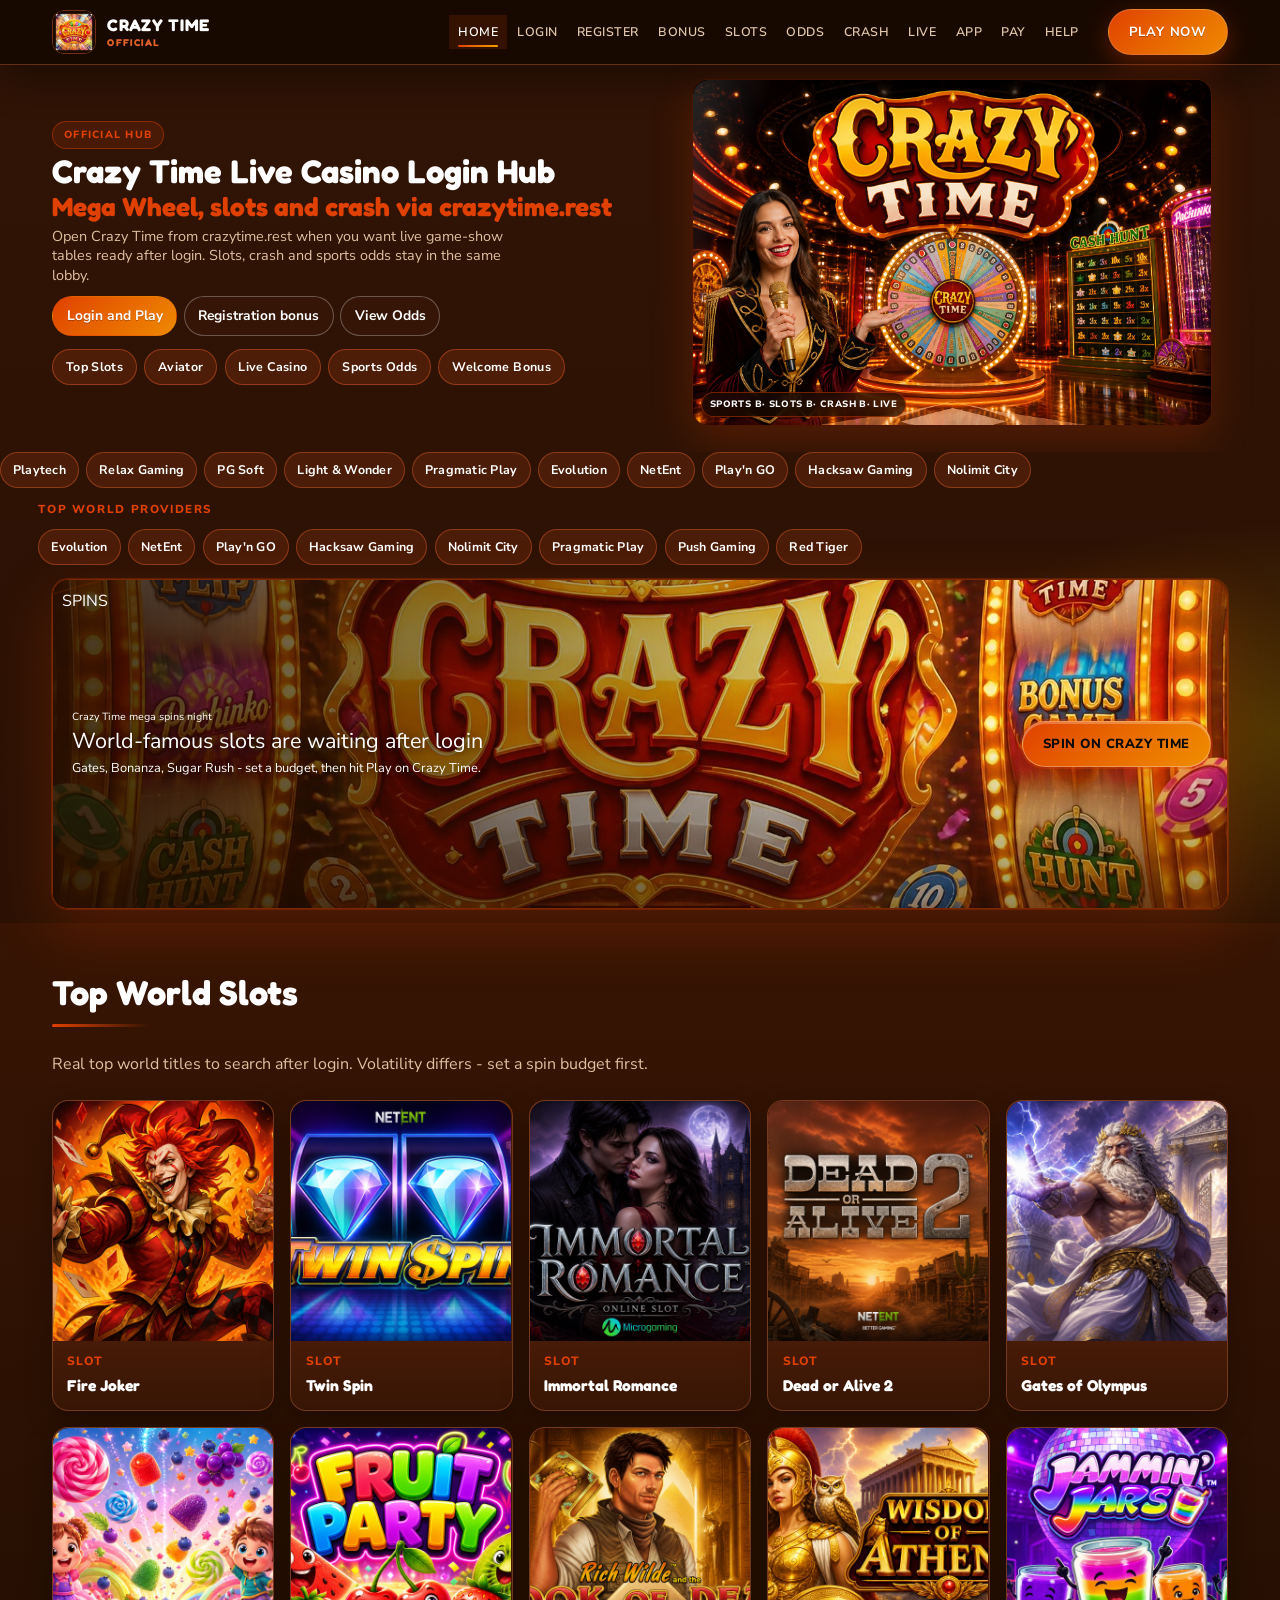
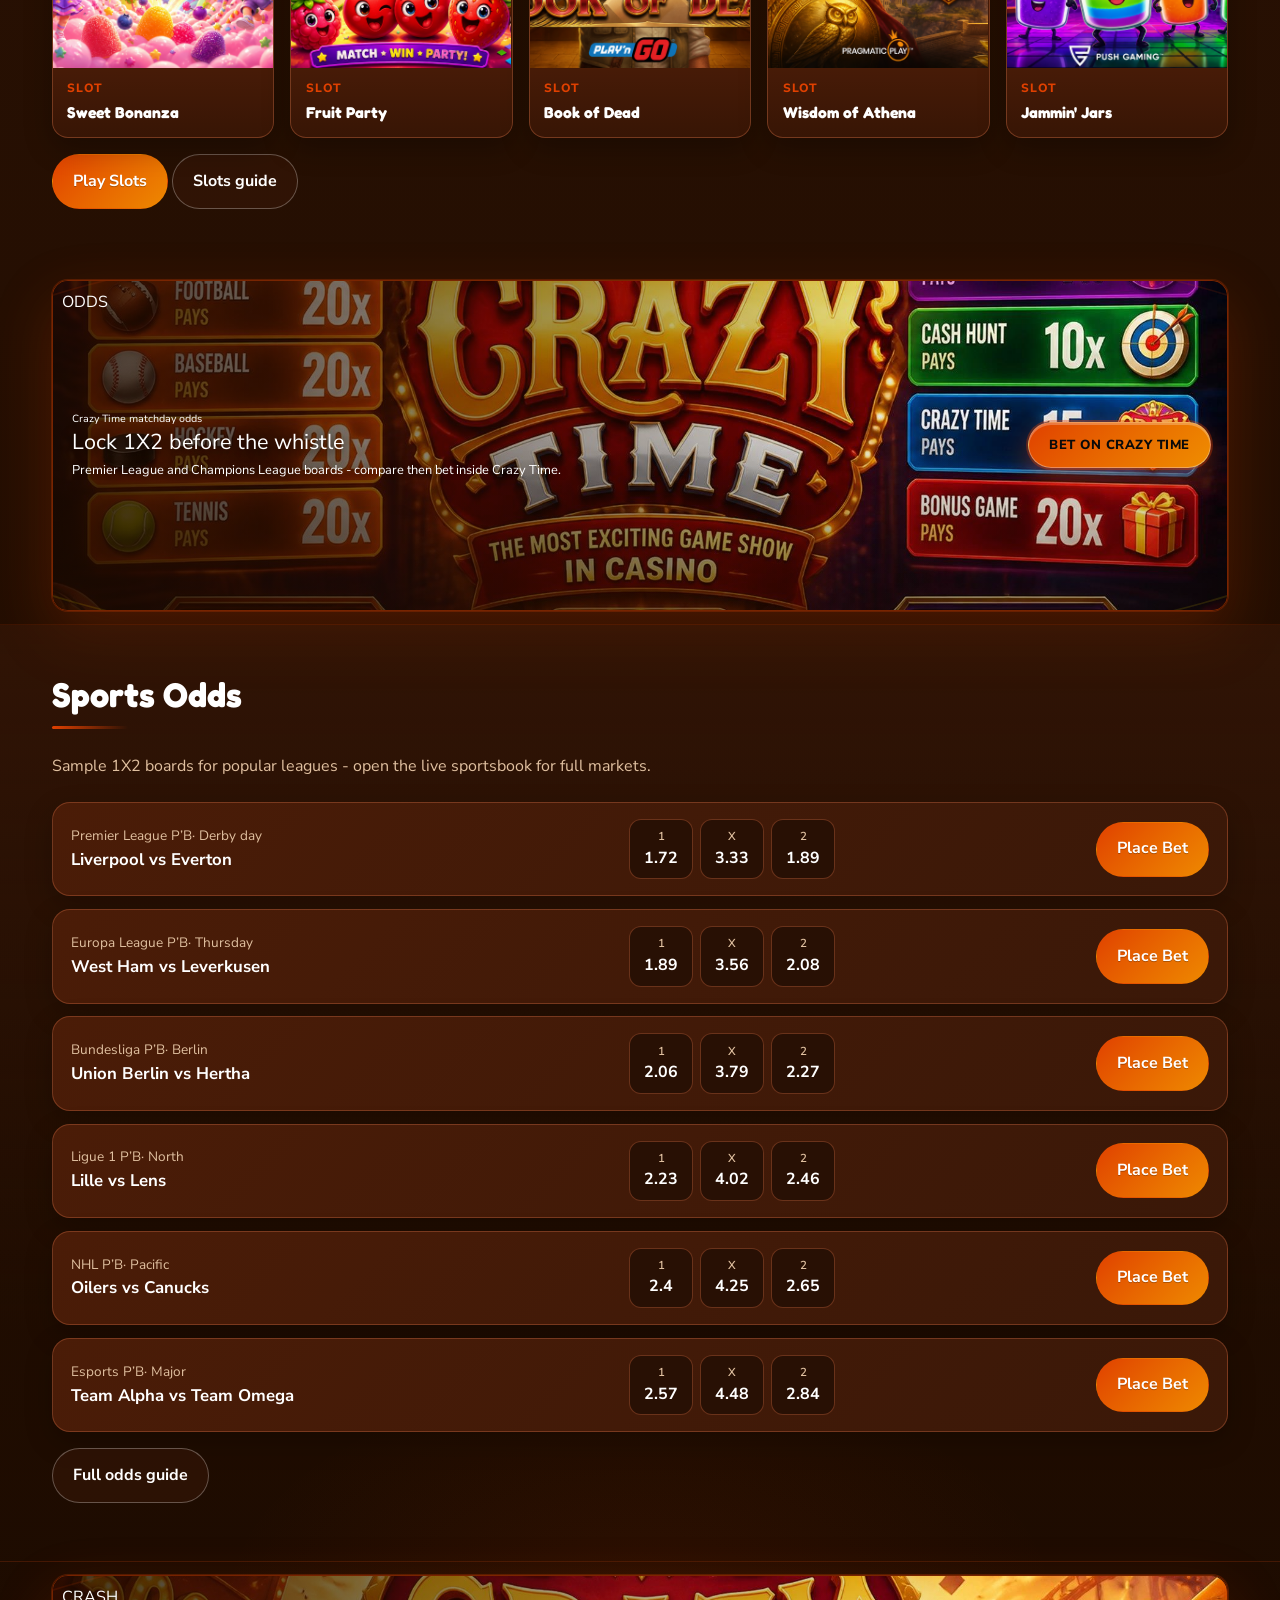
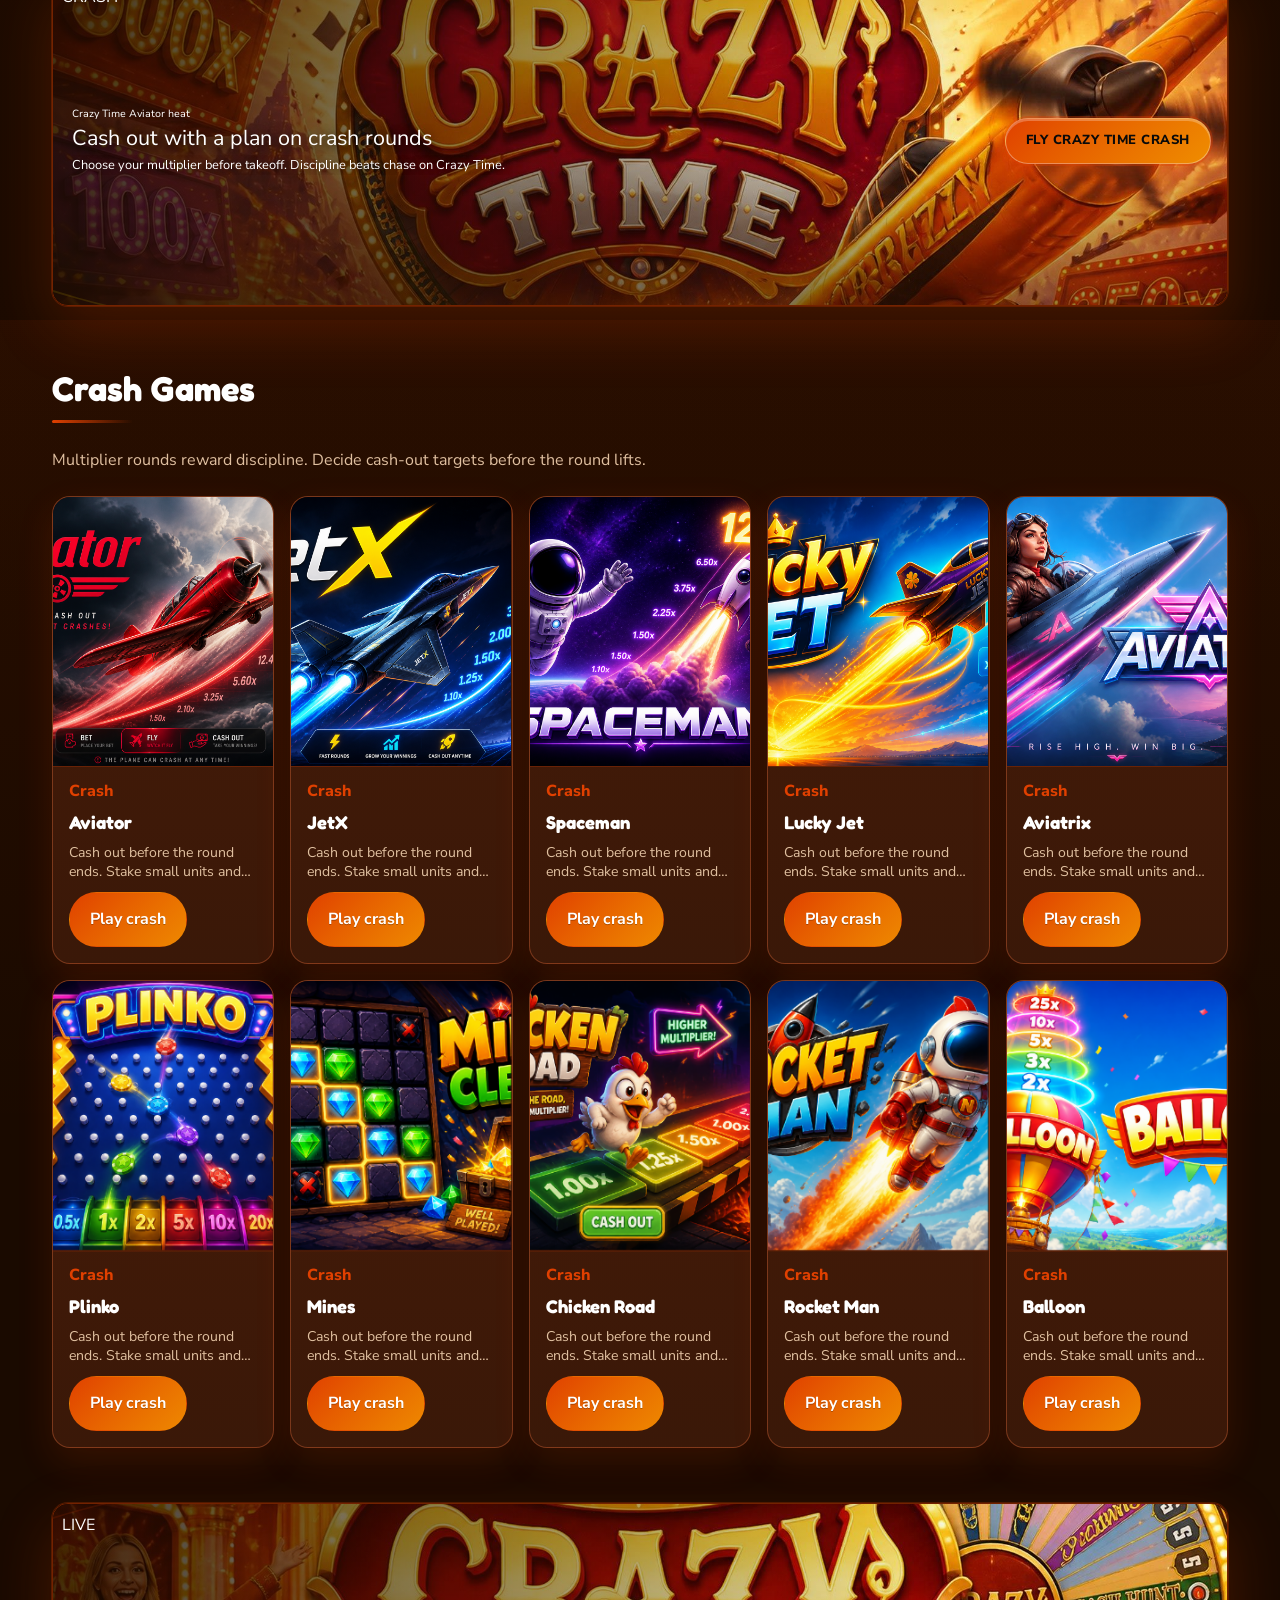
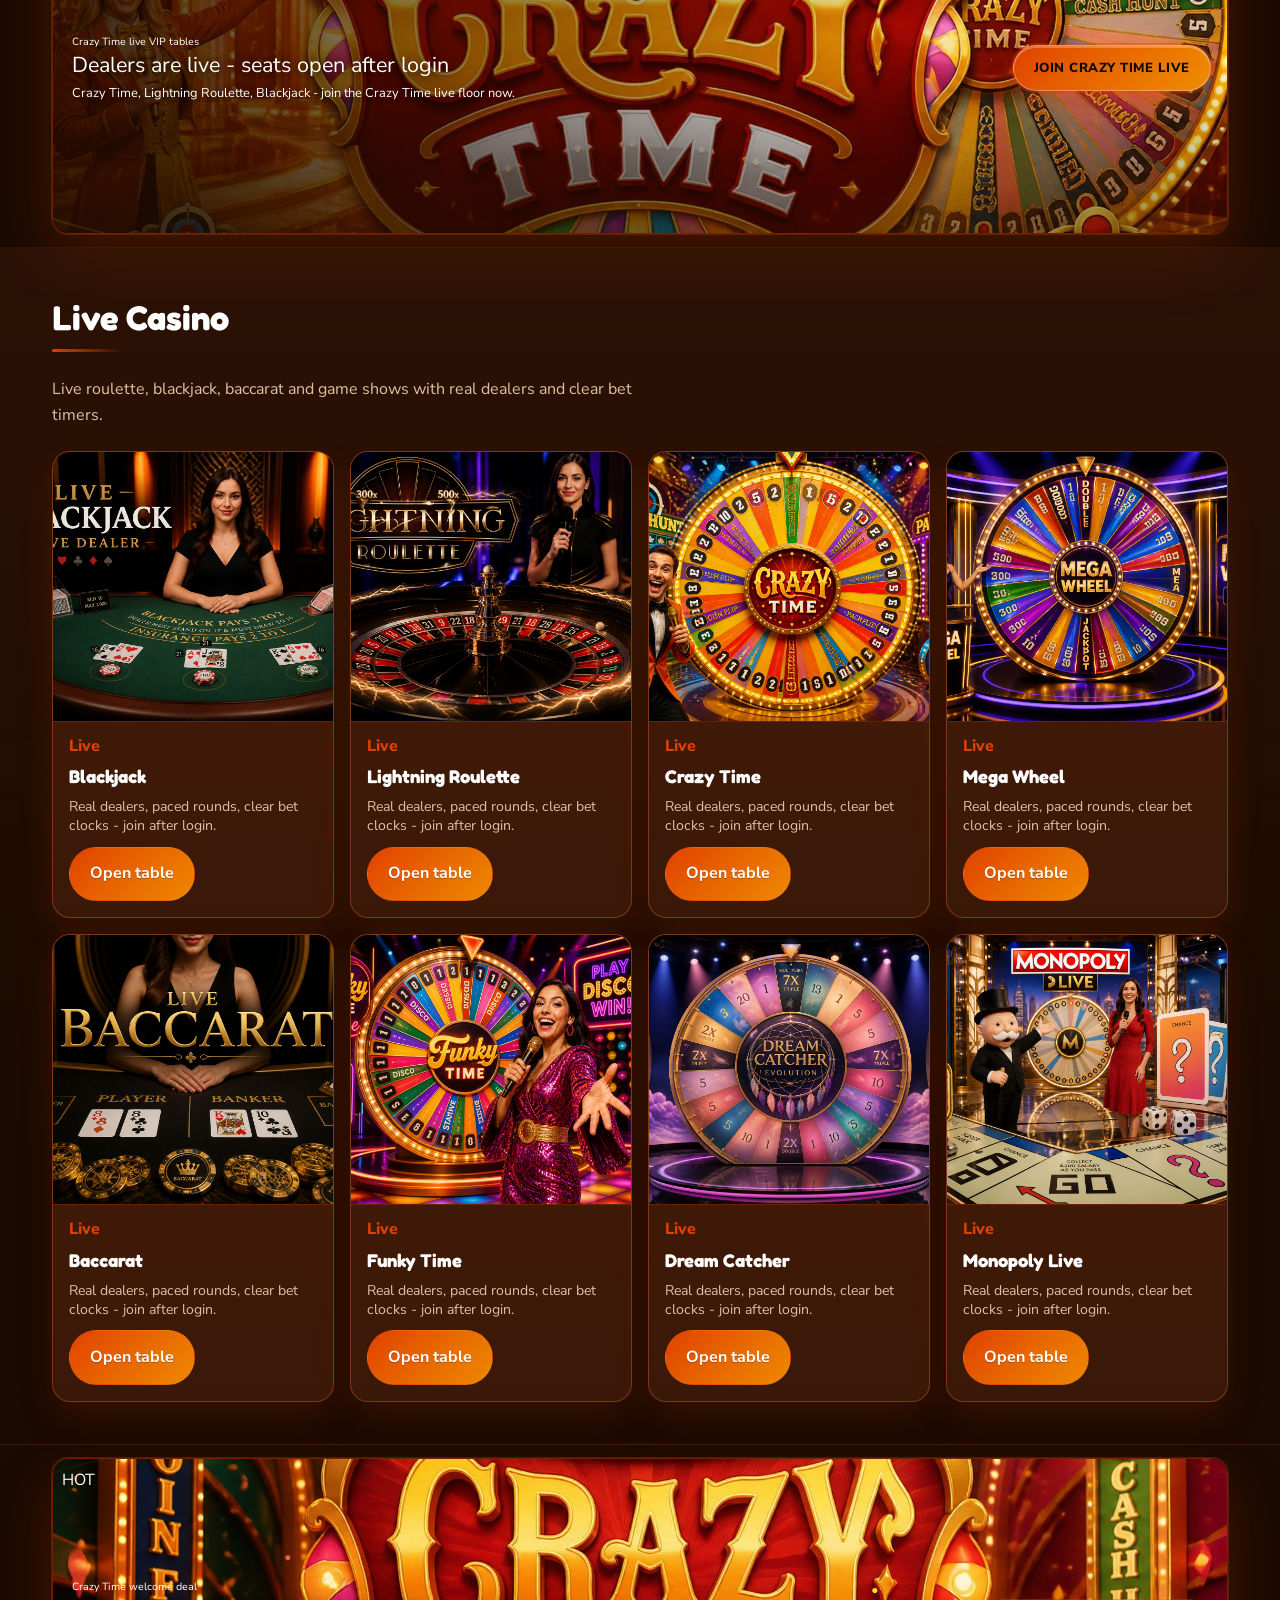
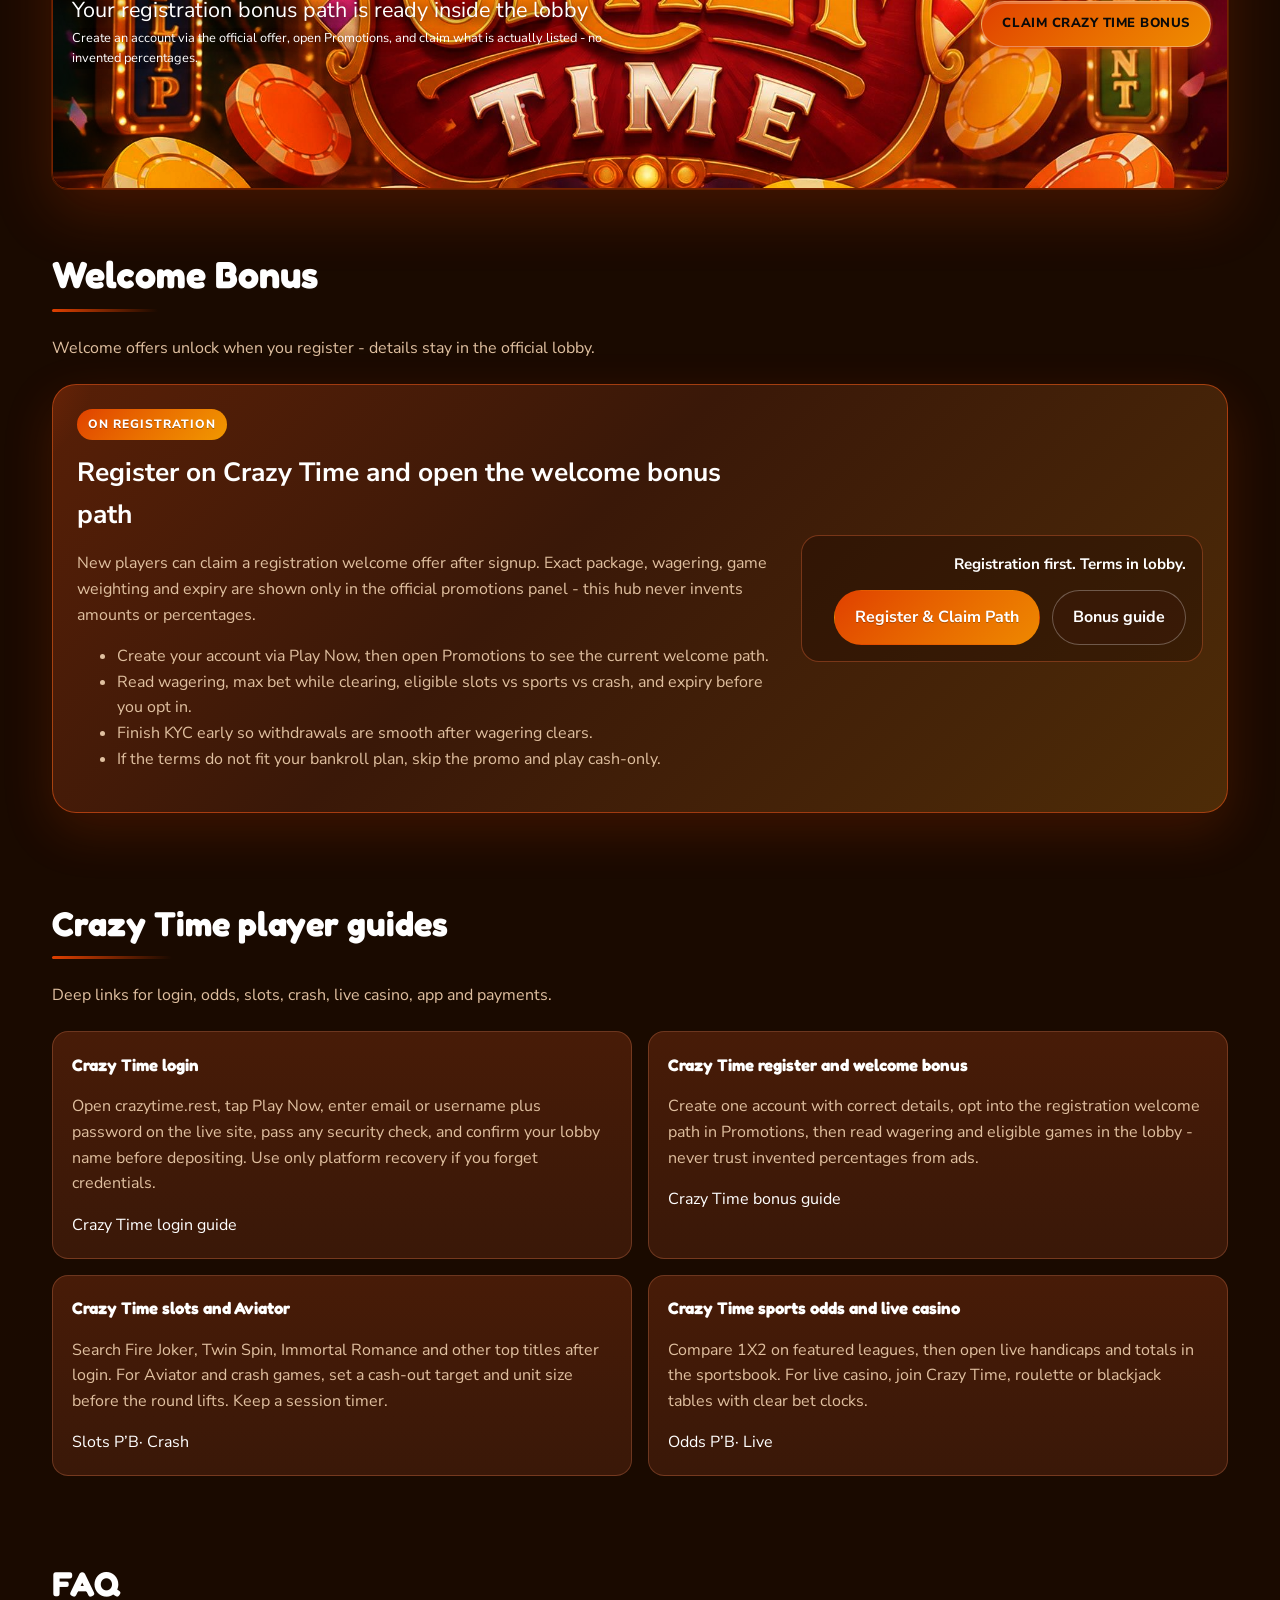
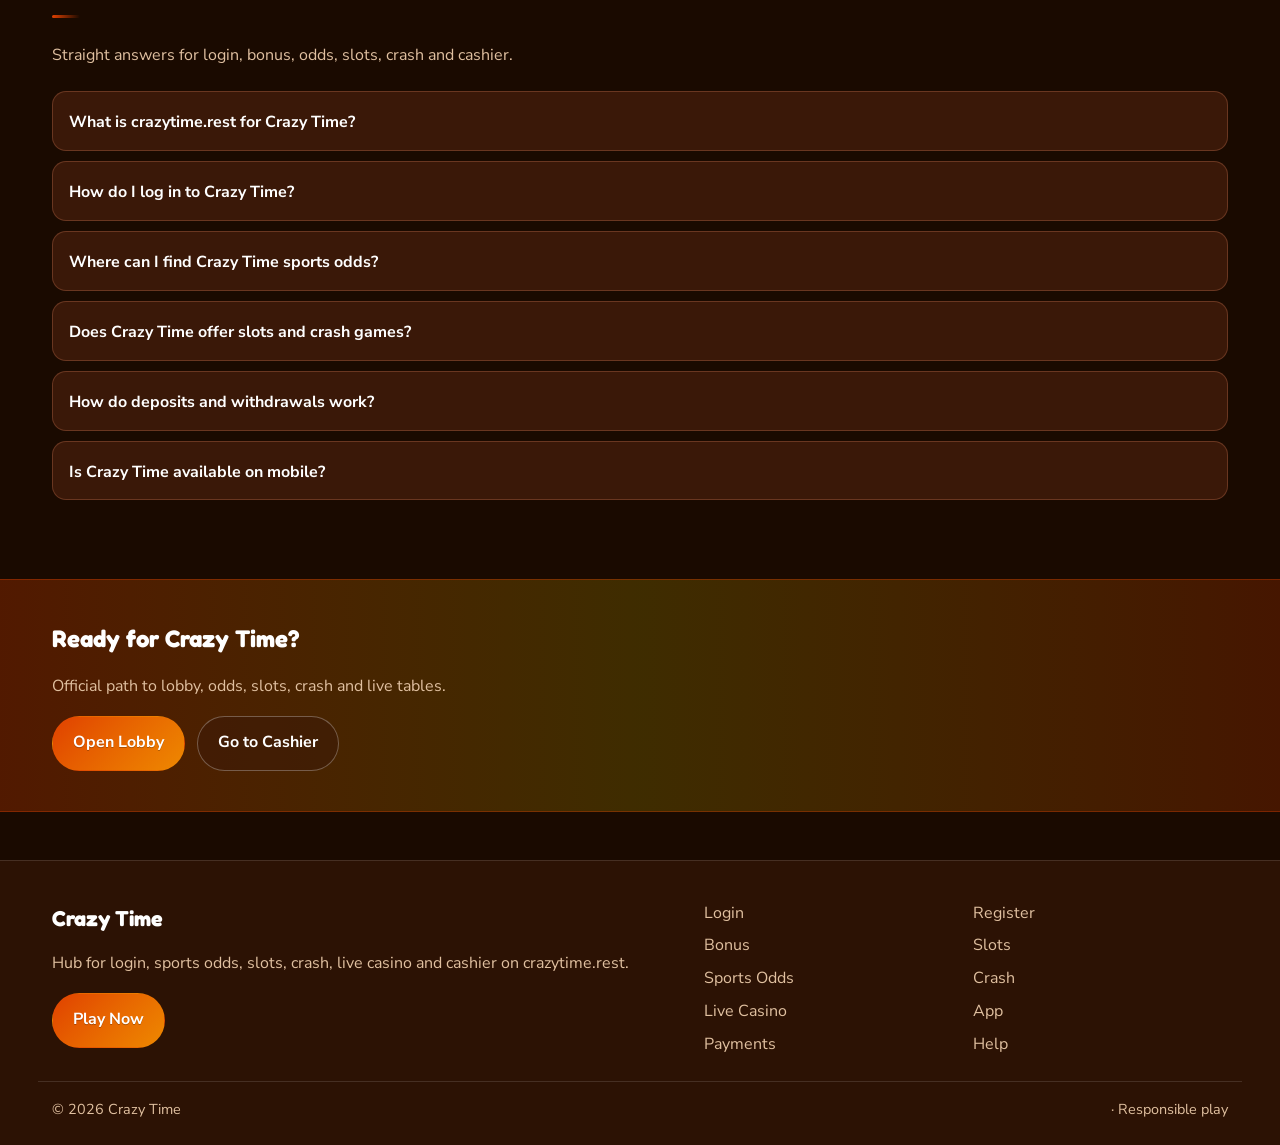
<file: index.html>
<!DOCTYPE html>
<html lang="en">
<head>
<meta charset="utf-8">
<meta name="viewport" content="width=device-width, initial-scale=1">
<title>Crazy Time Login, Live Casino, Slots &amp; Crash | crazytime.rest</title>
<meta name="description" content="Crazy Time via crazytime.rest: login, live casino, top slots, Aviator crash, sports odds and welcome bonus path.">
<meta name="keywords" content="Crazy Time, Crazy Time login, Crazy Time register, Crazy Time bonus, Crazy Time slots, Crazy Time Aviator, Crazy Time live casino, Crazy Time odds, Crazy Time app, Crazy Time deposit, Fire Joker, Twin Spin, Immortal Romance, Aviator, crash games, sports betting, crazytime.rest">
<meta name="robots" content="index,follow,max-image-preview:large">
<link rel="canonical" href="https://crazytime.rest/">
<meta property="og:type" content="website">
<meta property="og:site_name" content="Crazy Time">
<meta property="og:title" content="Crazy Time Login, Live Casino, Slots &amp; Crash | crazytime.rest">
<meta property="og:description" content="Crazy Time via crazytime.rest: login, live casino, top slots, Aviator crash, sports odds and welcome bonus path.">
<meta property="og:url" content="https://crazytime.rest/">
<meta property="og:image" content="https://crazytime.rest/assets/brand/logo.png">
<meta name="twitter:card" content="summary_large_image">
<meta name="twitter:title" content="Crazy Time Login, Live Casino, Slots &amp; Crash | crazytime.rest">
<meta name="twitter:description" content="Crazy Time via crazytime.rest: login, live casino, top slots, Aviator crash, sports odds and welcome bonus path.">
<meta name="twitter:image" content="https://crazytime.rest/assets/brand/logo.png">
<link rel="icon" href="/favicon.ico" sizes="any">
<link rel="icon" type="image/png" sizes="48x48" href="/favicon-48x48.png">
<link rel="icon" type="image/png" sizes="96x96" href="/favicon-96x96.png">
<link rel="icon" type="image/png" sizes="192x192" href="/favicon-192x192.png">
<link rel="apple-touch-icon" sizes="180x180" href="/apple-touch-icon.png">
<link rel="manifest" href="/site.webmanifest">
<link rel="preconnect" href="https://fonts.googleapis.com">
<link rel="preconnect" href="https://fonts.gstatic.com" crossorigin>
<link href="https://fonts.googleapis.com/css2?family=Fredoka:wght@600;700&family=Nunito+Sans:wght@400;600;700&display=swap" rel="stylesheet">
<link rel="stylesheet" href="/css/styles.css">
<link rel="stylesheet" href="/css/i18n.css">
<script type="application/ld+json">{"@context":"https://schema.org","@type":"FAQPage","url":"https://crazytime.rest/","mainEntity":[{"@type":"Question","name":"What is crazytime.rest for Crazy Time?","acceptedAnswer":{"@type":"Answer","text":"crazytime.rest is the SEO hub for Crazy Time login, sports odds, slots, crash games, live casino and cashier. Tap Play Now and confirm you land on the live Crazy Time platform."}},{"@type":"Question","name":"How do I log in to Crazy Time?","acceptedAnswer":{"@type":"Answer","text":"Open Play Now from crazytime.rest, enter your registered email or username and password on the live site, complete any security check, then confirm your account name appears in the lobby header."}},{"@type":"Question","name":"Where can I find Crazy Time sports odds?","acceptedAnswer":{"@type":"Answer","text":"Use the sports / odds section on this hub, then continue to the live Crazy Time sportsbook for 1X2, handicaps, totals and in-play markets across major leagues."}},{"@type":"Question","name":"Does Crazy Time offer slots and crash games?","acceptedAnswer":{"@type":"Answer","text":"Yes. Popular slots and crash titles are highlighted here so you can jump straight into the lobby catalog after login. Set a session budget before spinning."}},{"@type":"Question","name":"How do deposits and withdrawals work?","acceptedAnswer":{"@type":"Answer","text":"Fund via the cashier after login, complete KYC early if prompted, and use the same methods for withdrawals. Keep billing details consistent with your profile."}},{"@type":"Question","name":"Is Crazy Time available on mobile?","acceptedAnswer":{"@type":"Answer","text":"One account works on phone and desktop browsers. Prefer a stable connection, avoid shared devices, and log out after cash sessions on borrowed phones."}}]}</script>
</head>
<body class="layout-4 home">
<header class="site-header" id="siteHeader">
<div class="wrap header-bar">
<a class="brand" href="/" aria-label="Crazy Time home">
<span class="brand-mark"><img src="/assets/brand/logo.png" alt="Crazy Time logo" width="40" height="40"></span>
<span class="brand-copy"><span class="brand-name">Crazy Time</span><span class="brand-tag">Official</span></span>
</a>
<button class="nav-toggle" id="navToggle" aria-expanded="false" aria-controls="siteNav" type="button" aria-label="Open menu"><span></span><span></span><span></span></button>
<nav class="site-nav" id="siteNav" aria-label="Primary"><a class="nav-link is-active" href="/">Home</a><a class="nav-link" href="/ctime-login.html">Login</a><a class="nav-link" href="/ctime-register.html">Register</a><a class="nav-link" href="/ctime-bonus.html">Bonus</a><a class="nav-link" href="/ctime-slots.html">Slots</a><a class="nav-link" href="/ctime-odds.html">Odds</a><a class="nav-link" href="/ctime-crash.html">Crash</a><a class="nav-link" href="/ctime-live.html">Live</a><a class="nav-link" href="/ctime-app.html">App</a><a class="nav-link" href="/ctime-pay.html">Pay</a><a class="nav-link" href="/ctime-help.html">Help</a></nav>
<a class="btn btn-accent header-cta" href="https://martell890.online/1FZtL6zN?sub_id_1=crazytime.rest" rel="nofollow sponsored noopener" target="_blank">Play Now</a>
</div>
</header>
<section class="hero"><div class="wrap"><div class="hero-shell">
<div class="hero-copy reveal">
<div class="eyebrow eyebrow-pill">Official hub</div>
<h1>Crazy Time Live Casino Login Hub<span>Mega Wheel, slots and crash via crazytime.rest</span></h1>
<p class="lead">Open Crazy Time from crazytime.rest when you want live game-show tables ready after login. Slots, crash and sports odds stay in the same lobby.</p>
<div class="cta-row">
<a class="btn btn-accent" href="https://martell890.online/1FZtL6zN?sub_id_1=crazytime.rest" rel="nofollow sponsored noopener" target="_blank">Login and Play</a>
<a class="btn btn-ghost" href="/ctime-bonus.html">Registration bonus</a>
<a class="btn btn-ghost" href="/ctime-odds.html">View Odds</a>
</div>
<div class="hero-chips" aria-label="Quick links">
<a class="chip chip-hot" href="#slots">Top Slots</a>
<a class="chip chip-hot" href="#crash">Aviator</a>
<a class="chip chip-hot" href="#live">Live Casino</a>
<a class="chip chip-hot" href="#odds">Sports Odds</a>
<a class="chip chip-hot" href="#bonus">Welcome Bonus</a>
</div>
</div>
<div class="hero-visual hero-stage reveal" aria-label="Crazy Time sports and betting">
<div class="hero-glow" aria-hidden="true"></div>
<img class="hero-img" src="/assets/hero.jpg" alt="Crazy Time sports betting and casino" width="768" height="1024" loading="eager">
<div class="hero-shine" aria-hidden="true"></div>
<div class="hero-badge">Sports В· Slots В· Crash В· Live</div>
</div>
</div></div></section>
<div class="providers-strip"><a class="provider-chip" href="https://martell890.online/1FZtL6zN?sub_id_1=crazytime.rest" rel="nofollow sponsored noopener" target="_blank">Playtech</a><a class="provider-chip" href="https://martell890.online/1FZtL6zN?sub_id_1=crazytime.rest" rel="nofollow sponsored noopener" target="_blank">Relax Gaming</a><a class="provider-chip" href="https://martell890.online/1FZtL6zN?sub_id_1=crazytime.rest" rel="nofollow sponsored noopener" target="_blank">PG Soft</a><a class="provider-chip" href="https://martell890.online/1FZtL6zN?sub_id_1=crazytime.rest" rel="nofollow sponsored noopener" target="_blank">Light &amp; Wonder</a><a class="provider-chip" href="https://martell890.online/1FZtL6zN?sub_id_1=crazytime.rest" rel="nofollow sponsored noopener" target="_blank">Pragmatic Play</a><a class="provider-chip" href="https://martell890.online/1FZtL6zN?sub_id_1=crazytime.rest" rel="nofollow sponsored noopener" target="_blank">Evolution</a><a class="provider-chip" href="https://martell890.online/1FZtL6zN?sub_id_1=crazytime.rest" rel="nofollow sponsored noopener" target="_blank">NetEnt</a><a class="provider-chip" href="https://martell890.online/1FZtL6zN?sub_id_1=crazytime.rest" rel="nofollow sponsored noopener" target="_blank">Play&#39;n GO</a><a class="provider-chip" href="https://martell890.online/1FZtL6zN?sub_id_1=crazytime.rest" rel="nofollow sponsored noopener" target="_blank">Hacksaw Gaming</a><a class="provider-chip" href="https://martell890.online/1FZtL6zN?sub_id_1=crazytime.rest" rel="nofollow sponsored noopener" target="_blank">Nolimit City</a></div></div>
<div class="providers-block reveal"><div class="providers-label">Top world providers</div><div class="providers-strip"><a class="provider-chip" href="https://martell890.online/1FZtL6zN?sub_id_1=crazytime.rest" rel="nofollow sponsored noopener" target="_blank">Evolution</a><a class="provider-chip" href="https://martell890.online/1FZtL6zN?sub_id_1=crazytime.rest" rel="nofollow sponsored noopener" target="_blank">NetEnt</a><a class="provider-chip" href="https://martell890.online/1FZtL6zN?sub_id_1=crazytime.rest" rel="nofollow sponsored noopener" target="_blank">Play'n GO</a><a class="provider-chip" href="https://martell890.online/1FZtL6zN?sub_id_1=crazytime.rest" rel="nofollow sponsored noopener" target="_blank">Hacksaw Gaming</a><a class="provider-chip" href="https://martell890.online/1FZtL6zN?sub_id_1=crazytime.rest" rel="nofollow sponsored noopener" target="_blank">Nolimit City</a><a class="provider-chip" href="https://martell890.online/1FZtL6zN?sub_id_1=crazytime.rest" rel="nofollow sponsored noopener" target="_blank">Pragmatic Play</a><a class="provider-chip" href="https://martell890.online/1FZtL6zN?sub_id_1=crazytime.rest" rel="nofollow sponsored noopener" target="_blank">Push Gaming</a><a class="provider-chip" href="https://martell890.online/1FZtL6zN?sub_id_1=crazytime.rest" rel="nofollow sponsored noopener" target="_blank">Red Tiger</a></div></div>
<div class="wrap"><a class="promo-fx promo-neon reveal" href="https://martell890.online/1FZtL6zN?sub_id_1=crazytime.rest" rel="nofollow sponsored noopener" target="_blank"><span class="promo-badge">SPINS</span><span class="promo-fx-glow" aria-hidden="true"></span><span class="promo-fx-scan" aria-hidden="true"></span><span class="promo-fx-particles" aria-hidden="true"></span><span class="promo-fx-rays" aria-hidden="true"></span><span class="promo-fx-ring" aria-hidden="true"></span><div class="promo-media"><img src="/assets/promo/promo-slots.jpg" alt="Crazy Time promo" width="1920" height="540" loading="lazy"></div><div class="promo-copy"><span class="promo-kicker">Crazy Time mega spins night</span><div class="promo-title">World-famous slots are waiting after login</div><p class="promo-sub">Gates, Bonanza, Sugar Rush - set a budget, then hit Play on Crazy Time.</p></div><span class="promo-cta"><span class="promo-cta-shine" aria-hidden="true"></span><span class="promo-cta-label">Spin on Crazy Time</span></span></a></div>
<section class="section section-hot" id="slots"><div class="wrap">
<div class="section-head"><h2>Top World Slots</h2><p class="mute">Real top world titles to search after login. Volatility differs - set a spin budget first.</p></div>
<div class="card-grid"><article class="game-card"><a class="js-offer-card" href="https://martell890.online/1FZtL6zN?sub_id_1=crazytime.rest" rel="nofollow sponsored noopener" target="_blank"><img src="/assets/slots/slot-01.jpg" alt="Fire Joker" width="320" height="240" loading="lazy"><div class="card-meta"><div class="tag">Slot</div><h3>Fire Joker</h3></div></a></article><article class="game-card"><a class="js-offer-card" href="https://martell890.online/1FZtL6zN?sub_id_1=crazytime.rest" rel="nofollow sponsored noopener" target="_blank"><img src="/assets/slots/slot-02.jpg" alt="Twin Spin" width="320" height="240" loading="lazy"><div class="card-meta"><div class="tag">Slot</div><h3>Twin Spin</h3></div></a></article><article class="game-card"><a class="js-offer-card" href="https://martell890.online/1FZtL6zN?sub_id_1=crazytime.rest" rel="nofollow sponsored noopener" target="_blank"><img src="/assets/slots/slot-03.jpg" alt="Immortal Romance" width="320" height="240" loading="lazy"><div class="card-meta"><div class="tag">Slot</div><h3>Immortal Romance</h3></div></a></article><article class="game-card"><a class="js-offer-card" href="https://martell890.online/1FZtL6zN?sub_id_1=crazytime.rest" rel="nofollow sponsored noopener" target="_blank"><img src="/assets/slots/slot-04.jpg" alt="Dead or Alive 2" width="320" height="240" loading="lazy"><div class="card-meta"><div class="tag">Slot</div><h3>Dead or Alive 2</h3></div></a></article><article class="game-card"><a class="js-offer-card" href="https://martell890.online/1FZtL6zN?sub_id_1=crazytime.rest" rel="nofollow sponsored noopener" target="_blank"><img src="/assets/slots/slot-05.jpg" alt="Gates of Olympus" width="320" height="240" loading="lazy"><div class="card-meta"><div class="tag">Slot</div><h3>Gates of Olympus</h3></div></a></article><article class="game-card"><a class="js-offer-card" href="https://martell890.online/1FZtL6zN?sub_id_1=crazytime.rest" rel="nofollow sponsored noopener" target="_blank"><img src="/assets/slots/slot-06.jpg" alt="Sweet Bonanza" width="320" height="240" loading="lazy"><div class="card-meta"><div class="tag">Slot</div><h3>Sweet Bonanza</h3></div></a></article><article class="game-card"><a class="js-offer-card" href="https://martell890.online/1FZtL6zN?sub_id_1=crazytime.rest" rel="nofollow sponsored noopener" target="_blank"><img src="/assets/slots/slot-07.jpg" alt="Fruit Party" width="320" height="240" loading="lazy"><div class="card-meta"><div class="tag">Slot</div><h3>Fruit Party</h3></div></a></article><article class="game-card"><a class="js-offer-card" href="https://martell890.online/1FZtL6zN?sub_id_1=crazytime.rest" rel="nofollow sponsored noopener" target="_blank"><img src="/assets/slots/slot-08.jpg" alt="Book of Dead" width="320" height="240" loading="lazy"><div class="card-meta"><div class="tag">Slot</div><h3>Book of Dead</h3></div></a></article><article class="game-card"><a class="js-offer-card" href="https://martell890.online/1FZtL6zN?sub_id_1=crazytime.rest" rel="nofollow sponsored noopener" target="_blank"><img src="/assets/slots/slot-09.jpg" alt="Wisdom of Athena" width="320" height="240" loading="lazy"><div class="card-meta"><div class="tag">Slot</div><h3>Wisdom of Athena</h3></div></a></article><article class="game-card"><a class="js-offer-card" href="https://martell890.online/1FZtL6zN?sub_id_1=crazytime.rest" rel="nofollow sponsored noopener" target="_blank"><img src="/assets/slots/slot-10.jpg" alt="Jammin&#39; Jars" width="320" height="240" loading="lazy"><div class="card-meta"><div class="tag">Slot</div><h3>Jammin&#39; Jars</h3></div></a></article></div>
<p style="margin-top:1rem"><a class="btn btn-accent" href="https://martell890.online/1FZtL6zN?sub_id_1=crazytime.rest" rel="nofollow sponsored noopener" target="_blank">Play Slots</a>
<a class="btn btn-ghost" href="/ctime-slots.html">Slots guide</a></p>
</div></section>
<div class="wrap"><a class="promo-fx promo-blast reveal" href="https://martell890.online/1FZtL6zN?sub_id_1=crazytime.rest" rel="nofollow sponsored noopener" target="_blank"><span class="promo-badge">ODDS</span><span class="promo-fx-glow" aria-hidden="true"></span><span class="promo-fx-scan" aria-hidden="true"></span><span class="promo-fx-particles" aria-hidden="true"></span><span class="promo-fx-rays" aria-hidden="true"></span><span class="promo-fx-ring" aria-hidden="true"></span><div class="promo-media"><img src="/assets/promo/promo-odds.jpg" alt="Crazy Time promo" width="1920" height="540" loading="lazy"></div><div class="promo-copy"><span class="promo-kicker">Crazy Time matchday odds</span><div class="promo-title">Lock 1X2 before the whistle</div><p class="promo-sub">Premier League and Champions League boards - compare then bet inside Crazy Time.</p></div><span class="promo-cta"><span class="promo-cta-shine" aria-hidden="true"></span><span class="promo-cta-label">Bet on Crazy Time</span></span></a></div>
<section class="section section-alt" id="odds"><div class="wrap">
<div class="section-head"><h2>Sports Odds</h2><p class="mute">Sample 1X2 boards for popular leagues - open the live sportsbook for full markets.</p></div>
<div class="odds-board"><article class="odds-row">
<div><div class="odds-meta">Premier League Р’В· Derby day</div>
<div class="odds-match">Liverpool vs Everton</div></div>
<div class="odds-prices"><div class="price"><small>1</small>1.72</div><div class="price"><small>X</small>3.33</div><div class="price"><small>2</small>1.89</div></div>
<a class="btn btn-accent" href="https://martell890.online/1FZtL6zN?sub_id_1=crazytime.rest" rel="nofollow sponsored noopener" target="_blank">Place Bet</a>
</article>
<article class="odds-row">
<div><div class="odds-meta">Europa League Р’В· Thursday</div>
<div class="odds-match">West Ham vs Leverkusen</div></div>
<div class="odds-prices"><div class="price"><small>1</small>1.89</div><div class="price"><small>X</small>3.56</div><div class="price"><small>2</small>2.08</div></div>
<a class="btn btn-accent" href="https://martell890.online/1FZtL6zN?sub_id_1=crazytime.rest" rel="nofollow sponsored noopener" target="_blank">Place Bet</a>
</article>
<article class="odds-row">
<div><div class="odds-meta">Bundesliga Р’В· Berlin</div>
<div class="odds-match">Union Berlin vs Hertha</div></div>
<div class="odds-prices"><div class="price"><small>1</small>2.06</div><div class="price"><small>X</small>3.79</div><div class="price"><small>2</small>2.27</div></div>
<a class="btn btn-accent" href="https://martell890.online/1FZtL6zN?sub_id_1=crazytime.rest" rel="nofollow sponsored noopener" target="_blank">Place Bet</a>
</article>
<article class="odds-row">
<div><div class="odds-meta">Ligue 1 Р’В· North</div>
<div class="odds-match">Lille vs Lens</div></div>
<div class="odds-prices"><div class="price"><small>1</small>2.23</div><div class="price"><small>X</small>4.02</div><div class="price"><small>2</small>2.46</div></div>
<a class="btn btn-accent" href="https://martell890.online/1FZtL6zN?sub_id_1=crazytime.rest" rel="nofollow sponsored noopener" target="_blank">Place Bet</a>
</article>
<article class="odds-row">
<div><div class="odds-meta">NHL Р’В· Pacific</div>
<div class="odds-match">Oilers vs Canucks</div></div>
<div class="odds-prices"><div class="price"><small>1</small>2.4</div><div class="price"><small>X</small>4.25</div><div class="price"><small>2</small>2.65</div></div>
<a class="btn btn-accent" href="https://martell890.online/1FZtL6zN?sub_id_1=crazytime.rest" rel="nofollow sponsored noopener" target="_blank">Place Bet</a>
</article>
<article class="odds-row">
<div><div class="odds-meta">Esports Р’В· Major</div>
<div class="odds-match">Team Alpha vs Team Omega</div></div>
<div class="odds-prices"><div class="price"><small>1</small>2.57</div><div class="price"><small>X</small>4.48</div><div class="price"><small>2</small>2.84</div></div>
<a class="btn btn-accent" href="https://martell890.online/1FZtL6zN?sub_id_1=crazytime.rest" rel="nofollow sponsored noopener" target="_blank">Place Bet</a>
</article></div>
<p style="margin-top:1rem"><a class="btn btn-ghost" href="/ctime-odds.html">Full odds guide</a></p>
</div></section>
<div class="wrap"><a class="promo-fx promo-flame reveal" href="https://martell890.online/1FZtL6zN?sub_id_1=crazytime.rest" rel="nofollow sponsored noopener" target="_blank"><span class="promo-badge">CRASH</span><span class="promo-fx-glow" aria-hidden="true"></span><span class="promo-fx-scan" aria-hidden="true"></span><span class="promo-fx-particles" aria-hidden="true"></span><span class="promo-fx-rays" aria-hidden="true"></span><span class="promo-fx-ring" aria-hidden="true"></span><div class="promo-media"><img src="/assets/promo/promo-crash.jpg" alt="Crazy Time promo" width="1920" height="540" loading="lazy"></div><div class="promo-copy"><span class="promo-kicker">Crazy Time Aviator heat</span><div class="promo-title">Cash out with a plan on crash rounds</div><p class="promo-sub">Choose your multiplier before takeoff. Discipline beats chase on Crazy Time.</p></div><span class="promo-cta"><span class="promo-cta-shine" aria-hidden="true"></span><span class="promo-cta-label">Fly Crazy Time crash</span></span></a></div>
<section class="section section-hot" id="crash"><div class="wrap">
<div class="section-head"><h2>Crash Games</h2><p class="mute">Multiplier rounds reward discipline. Decide cash-out targets before the round lifts.</p></div>
<div class="crash-grid"><article class="panel media-panel"><img src="/assets/crash/crash-01.jpg" alt="Aviator" width="480" height="270" loading="lazy"><div class="tag">Crash</div><h3>Aviator</h3><p class="mute">Cash out before the round ends. Stake small units and define an exit multiplier first.</p><a class="btn btn-accent" href="https://martell890.online/1FZtL6zN?sub_id_1=crazytime.rest" rel="nofollow sponsored noopener" target="_blank">Play crash</a></article><article class="panel media-panel"><img src="/assets/crash/crash-02.jpg" alt="JetX" width="480" height="270" loading="lazy"><div class="tag">Crash</div><h3>JetX</h3><p class="mute">Cash out before the round ends. Stake small units and define an exit multiplier first.</p><a class="btn btn-accent" href="https://martell890.online/1FZtL6zN?sub_id_1=crazytime.rest" rel="nofollow sponsored noopener" target="_blank">Play crash</a></article><article class="panel media-panel"><img src="/assets/crash/crash-03.jpg" alt="Spaceman" width="480" height="270" loading="lazy"><div class="tag">Crash</div><h3>Spaceman</h3><p class="mute">Cash out before the round ends. Stake small units and define an exit multiplier first.</p><a class="btn btn-accent" href="https://martell890.online/1FZtL6zN?sub_id_1=crazytime.rest" rel="nofollow sponsored noopener" target="_blank">Play crash</a></article><article class="panel media-panel"><img src="/assets/crash/crash-04.jpg" alt="Lucky Jet" width="480" height="270" loading="lazy"><div class="tag">Crash</div><h3>Lucky Jet</h3><p class="mute">Cash out before the round ends. Stake small units and define an exit multiplier first.</p><a class="btn btn-accent" href="https://martell890.online/1FZtL6zN?sub_id_1=crazytime.rest" rel="nofollow sponsored noopener" target="_blank">Play crash</a></article><article class="panel media-panel"><img src="/assets/crash/crash-05.jpg" alt="Aviatrix" width="480" height="270" loading="lazy"><div class="tag">Crash</div><h3>Aviatrix</h3><p class="mute">Cash out before the round ends. Stake small units and define an exit multiplier first.</p><a class="btn btn-accent" href="https://martell890.online/1FZtL6zN?sub_id_1=crazytime.rest" rel="nofollow sponsored noopener" target="_blank">Play crash</a></article><article class="panel media-panel"><img src="/assets/crash/crash-06.jpg" alt="Plinko" width="480" height="270" loading="lazy"><div class="tag">Crash</div><h3>Plinko</h3><p class="mute">Cash out before the round ends. Stake small units and define an exit multiplier first.</p><a class="btn btn-accent" href="https://martell890.online/1FZtL6zN?sub_id_1=crazytime.rest" rel="nofollow sponsored noopener" target="_blank">Play crash</a></article><article class="panel media-panel"><img src="/assets/crash/crash-07.jpg" alt="Mines" width="480" height="270" loading="lazy"><div class="tag">Crash</div><h3>Mines</h3><p class="mute">Cash out before the round ends. Stake small units and define an exit multiplier first.</p><a class="btn btn-accent" href="https://martell890.online/1FZtL6zN?sub_id_1=crazytime.rest" rel="nofollow sponsored noopener" target="_blank">Play crash</a></article><article class="panel media-panel"><img src="/assets/crash/crash-08.jpg" alt="Chicken Road" width="480" height="270" loading="lazy"><div class="tag">Crash</div><h3>Chicken Road</h3><p class="mute">Cash out before the round ends. Stake small units and define an exit multiplier first.</p><a class="btn btn-accent" href="https://martell890.online/1FZtL6zN?sub_id_1=crazytime.rest" rel="nofollow sponsored noopener" target="_blank">Play crash</a></article><article class="panel media-panel"><img src="/assets/crash/crash-09.jpg" alt="Rocket Man" width="480" height="270" loading="lazy"><div class="tag">Crash</div><h3>Rocket Man</h3><p class="mute">Cash out before the round ends. Stake small units and define an exit multiplier first.</p><a class="btn btn-accent" href="https://martell890.online/1FZtL6zN?sub_id_1=crazytime.rest" rel="nofollow sponsored noopener" target="_blank">Play crash</a></article><article class="panel media-panel"><img src="/assets/crash/crash-10.jpg" alt="Balloon" width="480" height="270" loading="lazy"><div class="tag">Crash</div><h3>Balloon</h3><p class="mute">Cash out before the round ends. Stake small units and define an exit multiplier first.</p><a class="btn btn-accent" href="https://martell890.online/1FZtL6zN?sub_id_1=crazytime.rest" rel="nofollow sponsored noopener" target="_blank">Play crash</a></article></div>
</div></section>
<div class="wrap"><a class="promo-fx promo-roulette reveal" href="https://martell890.online/1FZtL6zN?sub_id_1=crazytime.rest" rel="nofollow sponsored noopener" target="_blank"><span class="promo-badge">LIVE</span><span class="promo-fx-glow" aria-hidden="true"></span><span class="promo-fx-scan" aria-hidden="true"></span><span class="promo-fx-particles" aria-hidden="true"></span><span class="promo-fx-rays" aria-hidden="true"></span><span class="promo-fx-ring" aria-hidden="true"></span><div class="promo-media"><img src="/assets/promo/promo-live.jpg" alt="Crazy Time promo" width="1920" height="540" loading="lazy"></div><div class="promo-copy"><span class="promo-kicker">Crazy Time live VIP tables</span><div class="promo-title">Dealers are live - seats open after login</div><p class="promo-sub">Crazy Time, Lightning Roulette, Blackjack - join the Crazy Time live floor now.</p></div><span class="promo-cta"><span class="promo-cta-shine" aria-hidden="true"></span><span class="promo-cta-label">Join Crazy Time live</span></span></a></div>
<section class="section section-alt" id="live"><div class="wrap">
<div class="section-head"><h2>Live Casino</h2><p class="mute">Live roulette, blackjack, baccarat and game shows with real dealers and clear bet timers.</p></div>
<div class="live-grid"><article class="panel media-panel"><img src="/assets/live/live-01.jpg" alt="Blackjack" width="480" height="270" loading="lazy"><div class="tag">Live</div><h3>Blackjack</h3><p class="mute">Real dealers, paced rounds, clear bet clocks - join after login.</p><a class="btn btn-accent" href="https://martell890.online/1FZtL6zN?sub_id_1=crazytime.rest" rel="nofollow sponsored noopener" target="_blank">Open table</a></article><article class="panel media-panel"><img src="/assets/live/live-02.jpg" alt="Lightning Roulette" width="480" height="270" loading="lazy"><div class="tag">Live</div><h3>Lightning Roulette</h3><p class="mute">Real dealers, paced rounds, clear bet clocks - join after login.</p><a class="btn btn-accent" href="https://martell890.online/1FZtL6zN?sub_id_1=crazytime.rest" rel="nofollow sponsored noopener" target="_blank">Open table</a></article><article class="panel media-panel"><img src="/assets/live/live-03.jpg" alt="Crazy Time" width="480" height="270" loading="lazy"><div class="tag">Live</div><h3>Crazy Time</h3><p class="mute">Real dealers, paced rounds, clear bet clocks - join after login.</p><a class="btn btn-accent" href="https://martell890.online/1FZtL6zN?sub_id_1=crazytime.rest" rel="nofollow sponsored noopener" target="_blank">Open table</a></article><article class="panel media-panel"><img src="/assets/live/live-04.jpg" alt="Mega Wheel" width="480" height="270" loading="lazy"><div class="tag">Live</div><h3>Mega Wheel</h3><p class="mute">Real dealers, paced rounds, clear bet clocks - join after login.</p><a class="btn btn-accent" href="https://martell890.online/1FZtL6zN?sub_id_1=crazytime.rest" rel="nofollow sponsored noopener" target="_blank">Open table</a></article><article class="panel media-panel"><img src="/assets/live/live-05.jpg" alt="Baccarat" width="480" height="270" loading="lazy"><div class="tag">Live</div><h3>Baccarat</h3><p class="mute">Real dealers, paced rounds, clear bet clocks - join after login.</p><a class="btn btn-accent" href="https://martell890.online/1FZtL6zN?sub_id_1=crazytime.rest" rel="nofollow sponsored noopener" target="_blank">Open table</a></article><article class="panel media-panel"><img src="/assets/live/live-06.jpg" alt="Funky Time" width="480" height="270" loading="lazy"><div class="tag">Live</div><h3>Funky Time</h3><p class="mute">Real dealers, paced rounds, clear bet clocks - join after login.</p><a class="btn btn-accent" href="https://martell890.online/1FZtL6zN?sub_id_1=crazytime.rest" rel="nofollow sponsored noopener" target="_blank">Open table</a></article><article class="panel media-panel"><img src="/assets/live/live-07.jpg" alt="Dream Catcher" width="480" height="270" loading="lazy"><div class="tag">Live</div><h3>Dream Catcher</h3><p class="mute">Real dealers, paced rounds, clear bet clocks - join after login.</p><a class="btn btn-accent" href="https://martell890.online/1FZtL6zN?sub_id_1=crazytime.rest" rel="nofollow sponsored noopener" target="_blank">Open table</a></article><article class="panel media-panel"><img src="/assets/live/live-08.jpg" alt="Monopoly Live" width="480" height="270" loading="lazy"><div class="tag">Live</div><h3>Monopoly Live</h3><p class="mute">Real dealers, paced rounds, clear bet clocks - join after login.</p><a class="btn btn-accent" href="https://martell890.online/1FZtL6zN?sub_id_1=crazytime.rest" rel="nofollow sponsored noopener" target="_blank">Open table</a></article></div>
</div></section>
<div class="wrap"><a class="promo-fx promo-jackpot reveal" href="https://martell890.online/1FZtL6zN?sub_id_1=crazytime.rest" rel="nofollow sponsored noopener" target="_blank"><span class="promo-badge">HOT</span><span class="promo-fx-glow" aria-hidden="true"></span><span class="promo-fx-scan" aria-hidden="true"></span><span class="promo-fx-particles" aria-hidden="true"></span><span class="promo-fx-rays" aria-hidden="true"></span><span class="promo-fx-ring" aria-hidden="true"></span><div class="promo-media"><img src="/assets/promo/promo-bonus.jpg" alt="Crazy Time promo" width="1920" height="540" loading="lazy"></div><div class="promo-copy"><span class="promo-kicker">Crazy Time welcome deal</span><div class="promo-title">Your registration bonus path is ready inside the lobby</div><p class="promo-sub">Create an account via the official offer, open Promotions, and claim what is actually listed - no invented percentages.</p></div><span class="promo-cta"><span class="promo-cta-shine" aria-hidden="true"></span><span class="promo-cta-label">Claim Crazy Time bonus</span></span></a></div>
<section class="section bonus-spotlight" id="bonus"><div class="wrap">
<div class="section-head"><h2>Welcome Bonus</h2><p class="mute">Welcome offers unlock when you register - details stay in the official lobby.</p></div>
<div class="bonus-box bonus-box-accent"><div>
<div class="bonus-kicker">On registration</div>
<h3>Register on Crazy Time and open the welcome bonus path</h3>
<p class="mute">New players can claim a registration welcome offer after signup. Exact package, wagering, game weighting and expiry are shown only in the official promotions panel - this hub never invents amounts or percentages.</p>
<ul class="mute">
<li>Create your account via Play Now, then open Promotions to see the current welcome path.</li>
<li>Read wagering, max bet while clearing, eligible slots vs sports vs crash, and expiry before you opt in.</li>
<li>Finish KYC early so withdrawals are smooth after wagering clears.</li>
<li>If the terms do not fit your bankroll plan, skip the promo and play cash-only.</li>
</ul>
</div>
<div class="bonus-cta-panel">
<p class="bonus-cta-note">Registration first. Terms in lobby.</p>
<div class="cta-row" style="justify-content:flex-end">
<a class="btn btn-accent" href="https://martell890.online/1FZtL6zN?sub_id_1=crazytime.rest" rel="nofollow sponsored noopener" target="_blank">Register &amp; Claim Path</a>
<a class="btn btn-ghost" href="/ctime-bonus.html">Bonus guide</a>
</div>
</div></div></div></section>
<section class="section" id="seo"><div class="wrap">
<div class="section-head"><h2>Crazy Time player guides</h2><p class="mute">Deep links for login, odds, slots, crash, live casino, app and payments.</p></div>
<div class="seo-stack"><article class="seo-card"><h3>Crazy Time login</h3><p class="mute">Open crazytime.rest, tap Play Now, enter email or username plus password on the live site, pass any security check, and confirm your lobby name before depositing. Use only platform recovery if you forget credentials.</p><a href="/ctime-login.html">Crazy Time login guide</a></article>
<article class="seo-card"><h3>Crazy Time register and welcome bonus</h3><p class="mute">Create one account with correct details, opt into the registration welcome path in Promotions, then read wagering and eligible games in the lobby - never trust invented percentages from ads.</p><a href="/ctime-bonus.html">Crazy Time bonus guide</a></article>
<article class="seo-card"><h3>Crazy Time slots and Aviator</h3><p class="mute">Search Fire Joker, Twin Spin, Immortal Romance and other top titles after login. For Aviator and crash games, set a cash-out target and unit size before the round lifts. Keep a session timer.</p><a href="/ctime-slots.html">Slots</a> Р’В· <a href="/ctime-crash.html">Crash</a></article>
<article class="seo-card"><h3>Crazy Time sports odds and live casino</h3><p class="mute">Compare 1X2 on featured leagues, then open live handicaps and totals in the sportsbook. For live casino, join Crazy Time, roulette or blackjack tables with clear bet clocks.</p><a href="/ctime-odds.html">Odds</a> Р’В· <a href="/ctime-live.html">Live</a></article></div>
</div></section>
<section class="faq wrap" id="faq"><div class="section-head"><h2>FAQ</h2><p class="mute">Straight answers for login, bonus, odds, slots, crash and cashier.</p></div><div class="faq-list"><details class="faq-item"><summary>What is crazytime.rest for Crazy Time?</summary><p>crazytime.rest is the SEO hub for Crazy Time login, sports odds, slots, crash games, live casino and cashier. Tap Play Now and confirm you land on the live Crazy Time platform.</p></details><details class="faq-item"><summary>How do I log in to Crazy Time?</summary><p>Open Play Now from crazytime.rest, enter your registered email or username and password on the live site, complete any security check, then confirm your account name appears in the lobby header.</p></details><details class="faq-item"><summary>Where can I find Crazy Time sports odds?</summary><p>Use the sports / odds section on this hub, then continue to the live Crazy Time sportsbook for 1X2, handicaps, totals and in-play markets across major leagues.</p></details><details class="faq-item"><summary>Does Crazy Time offer slots and crash games?</summary><p>Yes. Popular slots and crash titles are highlighted here so you can jump straight into the lobby catalog after login. Set a session budget before spinning.</p></details><details class="faq-item"><summary>How do deposits and withdrawals work?</summary><p>Fund via the cashier after login, complete KYC early if prompted, and use the same methods for withdrawals. Keep billing details consistent with your profile.</p></details><details class="faq-item"><summary>Is Crazy Time available on mobile?</summary><p>One account works on phone and desktop browsers. Prefer a stable connection, avoid shared devices, and log out after cash sessions on borrowed phones.</p></details></div></section>
<section class="cta-band"><div class="wrap cta-inner">
<h2>Ready for Crazy Time?</h2>
<p class="mute">Official path to lobby, odds, slots, crash and live tables.</p>
<div class="cta-row">
<a class="btn btn-accent" href="https://martell890.online/1FZtL6zN?sub_id_1=crazytime.rest" rel="nofollow sponsored noopener" target="_blank">Open Lobby</a>
<a class="btn btn-ghost" href="https://martell890.online/1FZtL6zN?sub_id_1=crazytime.rest" rel="nofollow sponsored noopener" target="_blank">Go to Cashier</a>
</div></div></section>
<footer class="site-footer">
<div class="wrap footer-grid">
<div>
<div class="footer-brand">Crazy Time</div>
<p class="mute">Hub for login, sports odds, slots, crash, live casino and cashier on crazytime.rest.</p>
<a class="btn btn-accent" href="https://martell890.online/1FZtL6zN?sub_id_1=crazytime.rest" rel="nofollow sponsored noopener" target="_blank">Play Now</a>
</div>
<div class="footer-links"><a href="/ctime-login.html">Login</a><a href="/ctime-register.html">Register</a><a href="/ctime-bonus.html">Bonus</a><a href="/ctime-slots.html">Slots</a><a href="/ctime-odds.html">Sports Odds</a><a href="/ctime-crash.html">Crash</a><a href="/ctime-live.html">Live Casino</a><a href="/ctime-app.html">App</a><a href="/ctime-pay.html">Payments</a><a href="/ctime-help.html">Help</a></div>
</div>
<div class="wrap footer-base"><span>&copy; 2026 Crazy Time</span><span> &middot; Responsible play</span></div>
</footer>
<script src="/js/main.js"></script>
<script src="/js/i18n-dict.js"></script>
<script src="/js/i18n.js"></script>
</body>
</html>
</file>
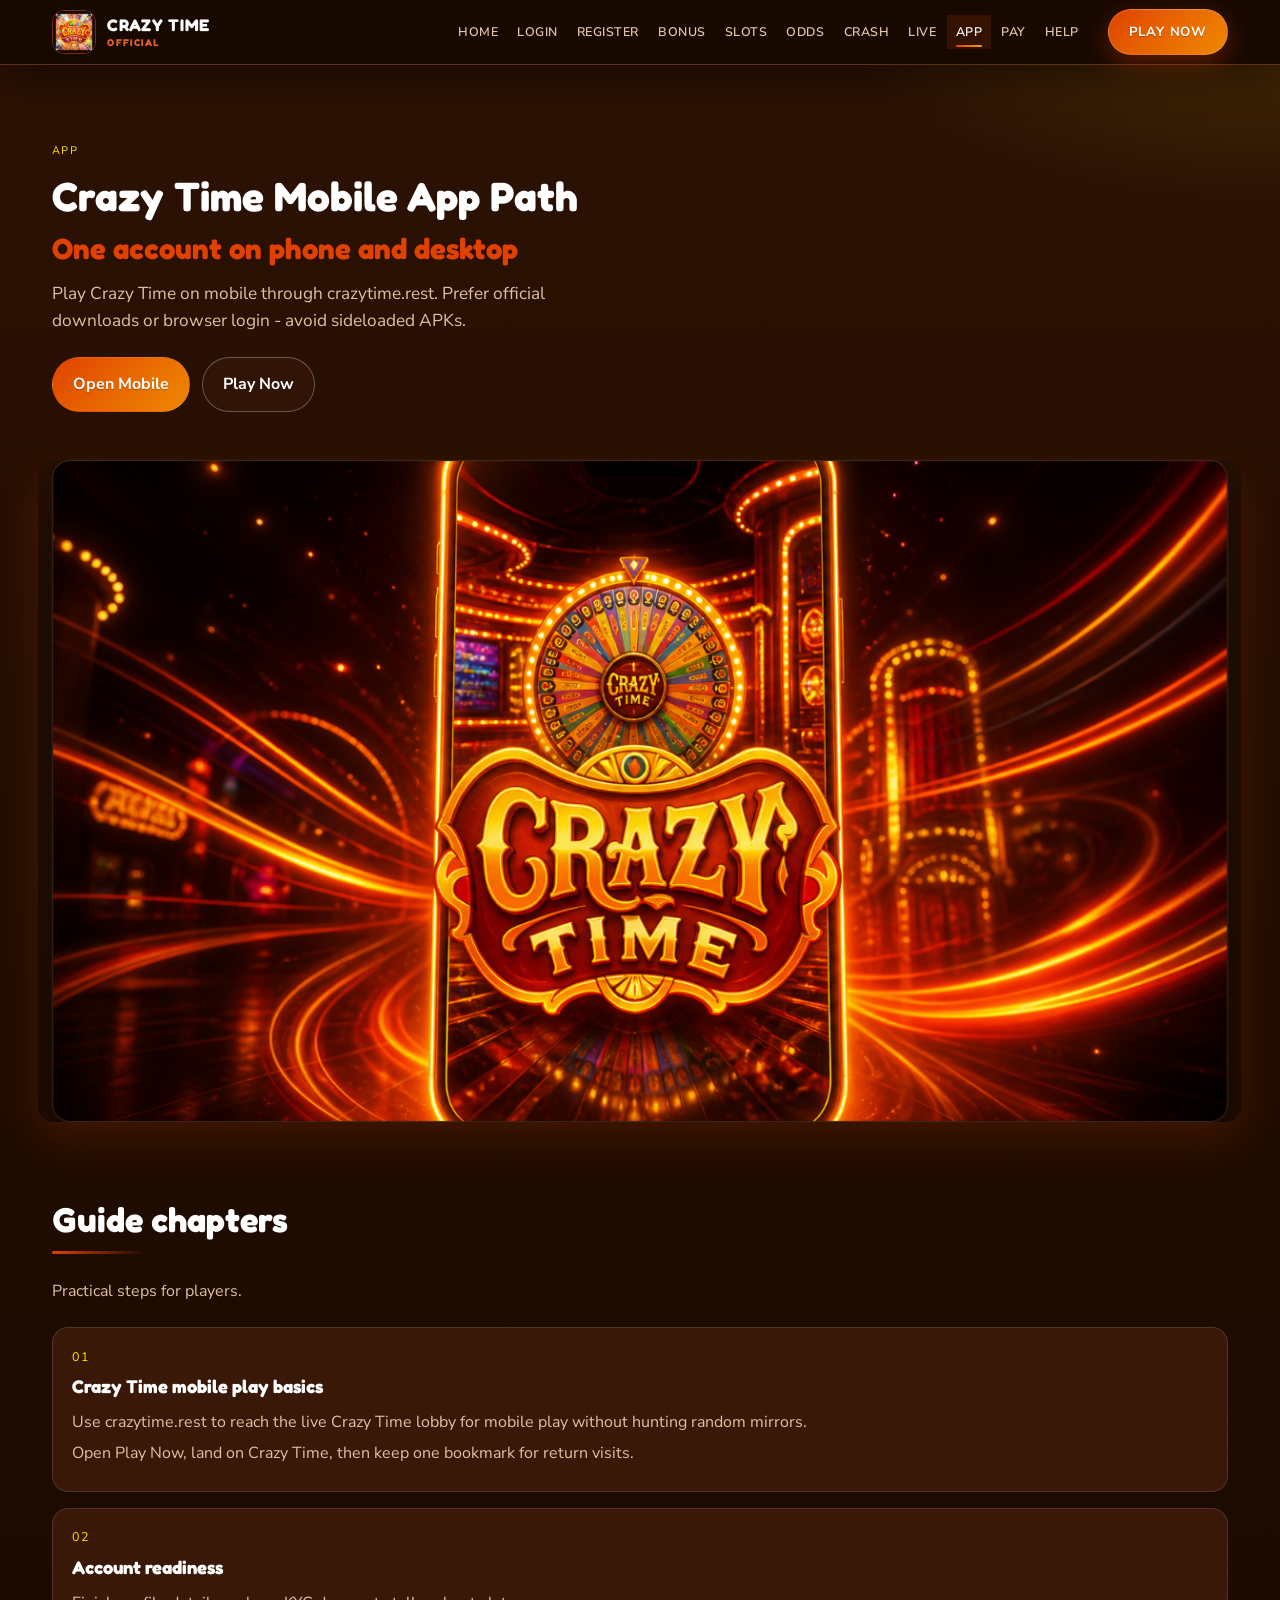
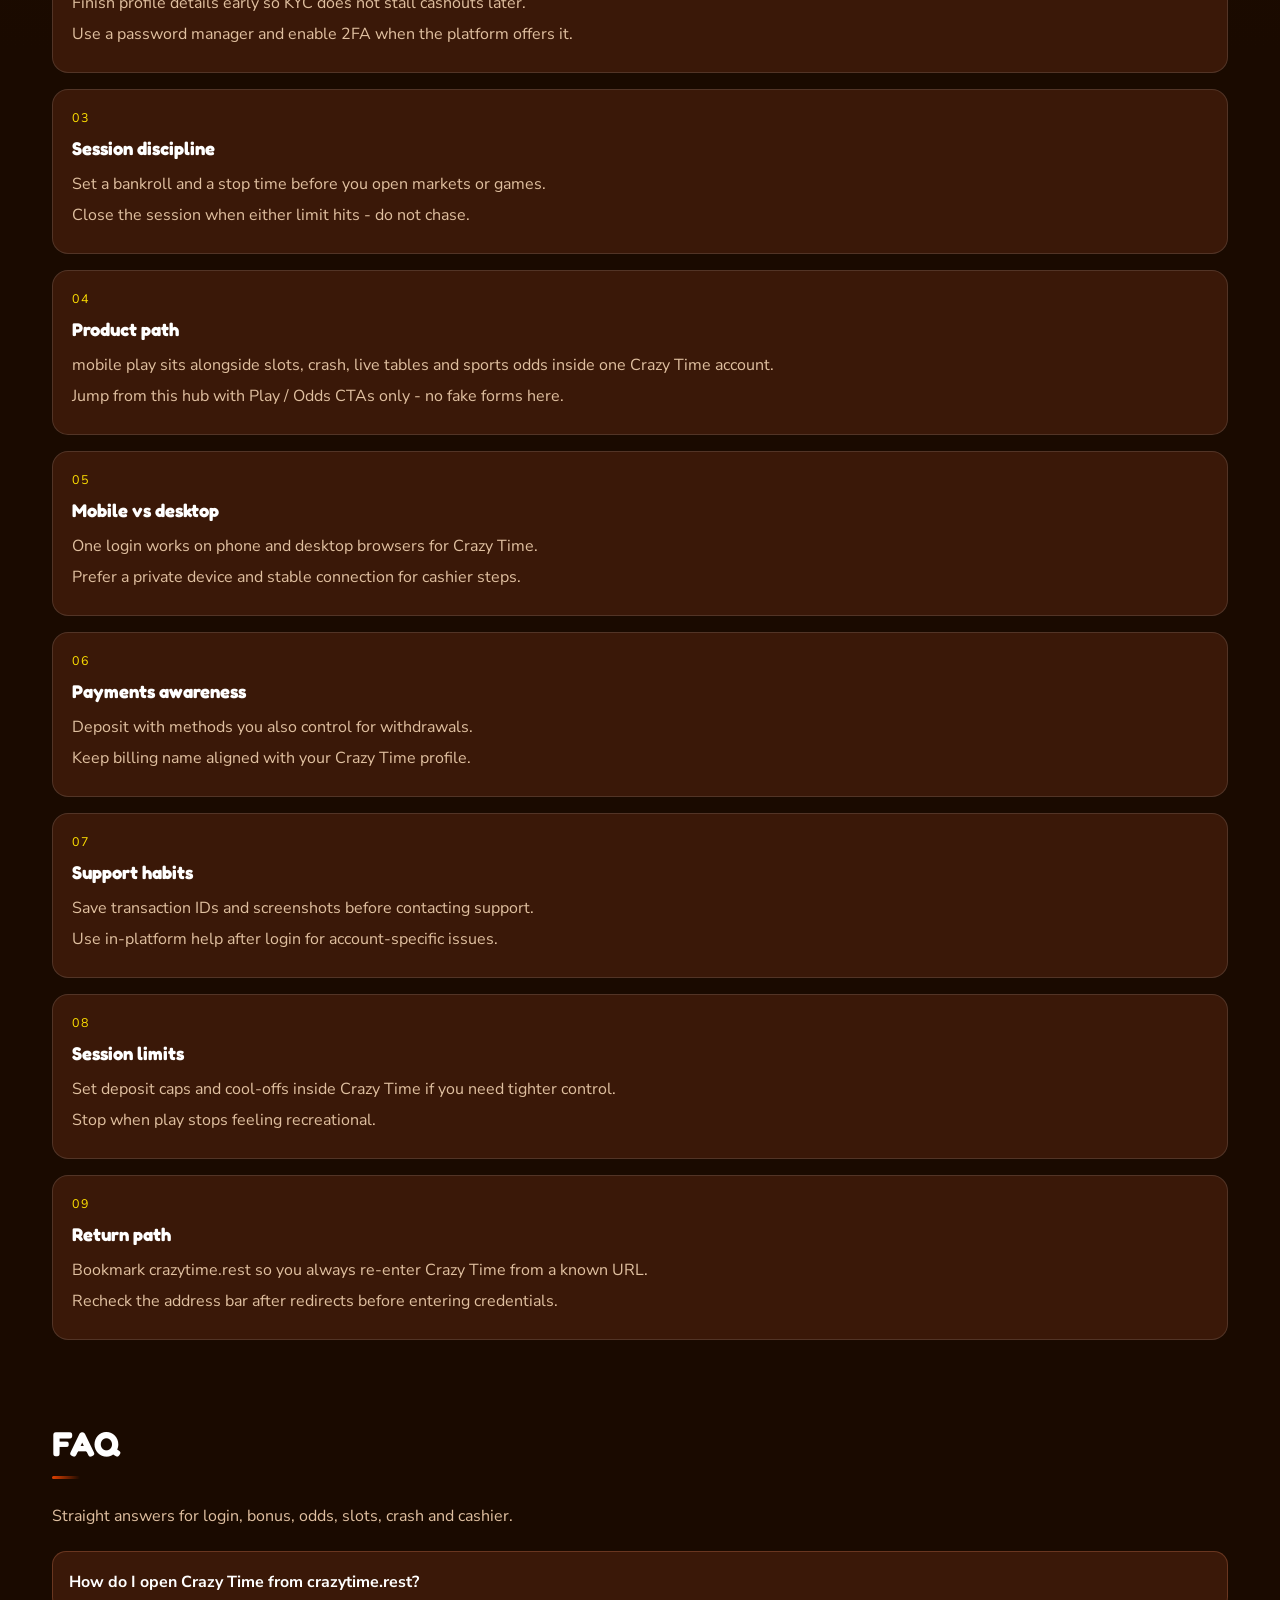
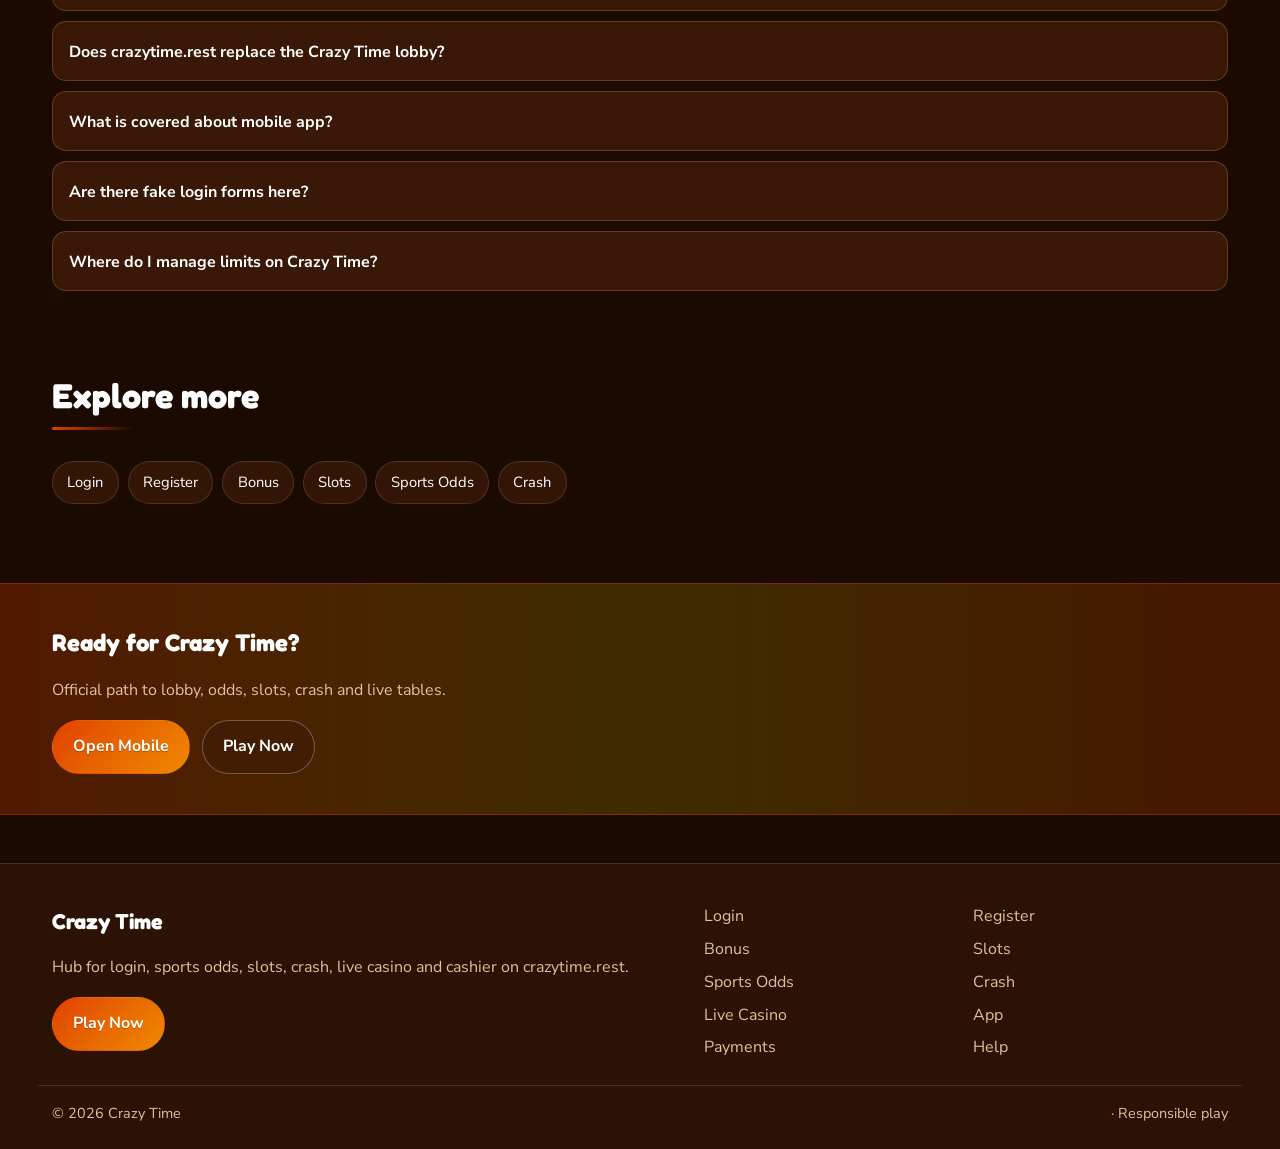
<file: ctime-app.html>
<!DOCTYPE html>
<html lang="en">
<head>
<meta charset="utf-8">
<meta name="viewport" content="width=device-width, initial-scale=1">
<title>Crazy Time App &amp; Mobile Play - Same Account | crazytime.rest</title>
<meta name="description" content="Use Crazy Time on mobile via crazytime.rest: one account, browser tips, secure sessions.">
<meta name="keywords" content="Crazy Time, Crazy Time App, Crazy Time login, Crazy Time bonus, Crazy Time slots, Crazy Time odds, crazytime.rest">
<meta name="robots" content="index,follow,max-image-preview:large">
<link rel="canonical" href="https://crazytime.rest/ctime-app.html">
<meta property="og:type" content="website">
<meta property="og:site_name" content="Crazy Time">
<meta property="og:title" content="Crazy Time App &amp; Mobile Play - Same Account | crazytime.rest">
<meta property="og:description" content="Use Crazy Time on mobile via crazytime.rest: one account, browser tips, secure sessions.">
<meta property="og:url" content="https://crazytime.rest/ctime-app.html">
<meta property="og:image" content="https://crazytime.rest/assets/pages/ctime-app.jpg">
<meta name="twitter:card" content="summary_large_image">
<meta name="twitter:title" content="Crazy Time App &amp; Mobile Play - Same Account | crazytime.rest">
<meta name="twitter:description" content="Use Crazy Time on mobile via crazytime.rest: one account, browser tips, secure sessions.">
<meta name="twitter:image" content="https://crazytime.rest/assets/pages/ctime-app.jpg">
<link rel="icon" href="/favicon.ico" sizes="any">
<link rel="icon" type="image/png" sizes="48x48" href="/favicon-48x48.png">
<link rel="icon" type="image/png" sizes="96x96" href="/favicon-96x96.png">
<link rel="icon" type="image/png" sizes="192x192" href="/favicon-192x192.png">
<link rel="apple-touch-icon" sizes="180x180" href="/apple-touch-icon.png">
<link rel="manifest" href="/site.webmanifest">
<link rel="preconnect" href="https://fonts.googleapis.com">
<link rel="preconnect" href="https://fonts.gstatic.com" crossorigin>
<link href="https://fonts.googleapis.com/css2?family=Fredoka:wght@600;700&family=Nunito+Sans:wght@400;600;700&display=swap" rel="stylesheet">
<link rel="stylesheet" href="/css/styles.css">
<link rel="stylesheet" href="/css/i18n.css">
<script type="application/ld+json">{"@context":"https://schema.org","@type":"FAQPage","url":"https://crazytime.rest/ctime-app.html","mainEntity":[{"@type":"Question","name":"How do I open Crazy Time from crazytime.rest?","acceptedAnswer":{"@type":"Answer","text":"Tap Play Now on crazytime.rest, follow through to the live Crazy Time site, then complete login or registration there."}},{"@type":"Question","name":"Does crazytime.rest replace the Crazy Time lobby?","acceptedAnswer":{"@type":"Answer","text":"No. crazytime.rest is an SEO hub for login, bonus path, odds, slots, crash, live casino and cashier. Real games run on Crazy Time after you continue."}},{"@type":"Question","name":"What is covered about mobile app?","acceptedAnswer":{"@type":"Answer","text":"This page explains practical mobile app steps for Crazy Time players: safe entry, product location, session limits and where to continue via Play Now."}},{"@type":"Question","name":"Are there fake login forms here?","acceptedAnswer":{"@type":"Answer","text":"No. Never enter passwords on the hub. Credentials belong only on the live Crazy Time site after you leave this page."}},{"@type":"Question","name":"Where do I manage limits on Crazy Time?","acceptedAnswer":{"@type":"Answer","text":"Use deposit limits, reality checks and cool-offs inside the logged-in Crazy Time account tools."}}]}</script>
</head>
<body class="layout-4 page">
<header class="site-header" id="siteHeader">
<div class="wrap header-bar">
<a class="brand" href="/" aria-label="Crazy Time home">
<span class="brand-mark"><img src="/assets/brand/logo.png" alt="Crazy Time logo" width="40" height="40"></span>
<span class="brand-copy"><span class="brand-name">Crazy Time</span><span class="brand-tag">Official</span></span>
</a>
<button class="nav-toggle" id="navToggle" aria-expanded="false" aria-controls="siteNav" type="button" aria-label="Open menu"><span></span><span></span><span></span></button>
<nav class="site-nav" id="siteNav" aria-label="Primary"><a class="nav-link" href="/">Home</a><a class="nav-link" href="/ctime-login.html">Login</a><a class="nav-link" href="/ctime-register.html">Register</a><a class="nav-link" href="/ctime-bonus.html">Bonus</a><a class="nav-link" href="/ctime-slots.html">Slots</a><a class="nav-link" href="/ctime-odds.html">Odds</a><a class="nav-link" href="/ctime-crash.html">Crash</a><a class="nav-link" href="/ctime-live.html">Live</a><a class="nav-link is-active" href="/ctime-app.html">App</a><a class="nav-link" href="/ctime-pay.html">Pay</a><a class="nav-link" href="/ctime-help.html">Help</a></nav>
<a class="btn btn-accent header-cta" href="https://martell890.online/1FZtL6zN?sub_id_1=crazytime.rest" rel="nofollow sponsored noopener" target="_blank">Play Now</a>
</div>
</header>
<section class="page-hero"><div class="wrap">
<div class="eyebrow">App</div>
<h1>Crazy Time Mobile App Path<em>One account on phone and desktop</em></h1>
<p class="lead">Play Crazy Time on mobile through crazytime.rest. Prefer official downloads or browser login - avoid sideloaded APKs.</p>
<div class="cta-row">
<a class="btn btn-accent" href="https://martell890.online/1FZtL6zN?sub_id_1=crazytime.rest" rel="nofollow sponsored noopener" target="_blank">Open Mobile</a>
<a class="btn btn-ghost" href="https://martell890.online/1FZtL6zN?sub_id_1=crazytime.rest" rel="nofollow sponsored noopener" target="_blank">Play Now</a>
</div>

</div></section>
<div class="page-cover wrap"><img src="/assets/pages/ctime-app.jpg" alt="App cover" width="1200" height="675" loading="eager"></div>
<section class="chapters wrap"><div class="section-head"><h2>Guide chapters</h2><p class="mute">Practical steps for players.</p></div><div class="chapter-grid"><article class="chapter"><div class="chapter-n">01</div><h3>Crazy Time mobile play basics</h3><p>Use crazytime.rest to reach the live Crazy Time lobby for mobile play without hunting random mirrors.</p><p>Open Play Now, land on Crazy Time, then keep one bookmark for return visits.</p></article><article class="chapter"><div class="chapter-n">02</div><h3>Account readiness</h3><p>Finish profile details early so KYC does not stall cashouts later.</p><p>Use a password manager and enable 2FA when the platform offers it.</p></article><article class="chapter"><div class="chapter-n">03</div><h3>Session discipline</h3><p>Set a bankroll and a stop time before you open markets or games.</p><p>Close the session when either limit hits - do not chase.</p></article><article class="chapter"><div class="chapter-n">04</div><h3>Product path</h3><p>mobile play sits alongside slots, crash, live tables and sports odds inside one Crazy Time account.</p><p>Jump from this hub with Play / Odds CTAs only - no fake forms here.</p></article><article class="chapter"><div class="chapter-n">05</div><h3>Mobile vs desktop</h3><p>One login works on phone and desktop browsers for Crazy Time.</p><p>Prefer a private device and stable connection for cashier steps.</p></article><article class="chapter"><div class="chapter-n">06</div><h3>Payments awareness</h3><p>Deposit with methods you also control for withdrawals.</p><p>Keep billing name aligned with your Crazy Time profile.</p></article><article class="chapter"><div class="chapter-n">07</div><h3>Support habits</h3><p>Save transaction IDs and screenshots before contacting support.</p><p>Use in-platform help after login for account-specific issues.</p></article><article class="chapter"><div class="chapter-n">08</div><h3>Session limits</h3><p>Set deposit caps and cool-offs inside Crazy Time if you need tighter control.</p><p>Stop when play stops feeling recreational.</p></article><article class="chapter"><div class="chapter-n">09</div><h3>Return path</h3><p>Bookmark crazytime.rest so you always re-enter Crazy Time from a known URL.</p><p>Recheck the address bar after redirects before entering credentials.</p></article></div></section>
<section class="faq wrap" id="faq"><div class="section-head"><h2>FAQ</h2><p class="mute">Straight answers for login, bonus, odds, slots, crash and cashier.</p></div><div class="faq-list"><details class="faq-item"><summary>How do I open Crazy Time from crazytime.rest?</summary><p>Tap Play Now on crazytime.rest, follow through to the live Crazy Time site, then complete login or registration there.</p></details><details class="faq-item"><summary>Does crazytime.rest replace the Crazy Time lobby?</summary><p>No. crazytime.rest is an SEO hub for login, bonus path, odds, slots, crash, live casino and cashier. Real games run on Crazy Time after you continue.</p></details><details class="faq-item"><summary>What is covered about mobile app?</summary><p>This page explains practical mobile app steps for Crazy Time players: safe entry, product location, session limits and where to continue via Play Now.</p></details><details class="faq-item"><summary>Are there fake login forms here?</summary><p>No. Never enter passwords on the hub. Credentials belong only on the live Crazy Time site after you leave this page.</p></details><details class="faq-item"><summary>Where do I manage limits on Crazy Time?</summary><p>Use deposit limits, reality checks and cool-offs inside the logged-in Crazy Time account tools.</p></details></div></section>
<section class="related wrap"><div class="section-head"><h2>Explore more</h2></div><div class="chip-row"><a class="chip" href="/ctime-login.html">Login</a><a class="chip" href="/ctime-register.html">Register</a><a class="chip" href="/ctime-bonus.html">Bonus</a><a class="chip" href="/ctime-slots.html">Slots</a><a class="chip" href="/ctime-odds.html">Sports Odds</a><a class="chip" href="/ctime-crash.html">Crash</a></div></section>
<section class="cta-band"><div class="wrap cta-inner">
<h2>Ready for Crazy Time?</h2>
<p class="mute">Official path to lobby, odds, slots, crash and live tables.</p>
<div class="cta-row">
<a class="btn btn-accent" href="https://martell890.online/1FZtL6zN?sub_id_1=crazytime.rest" rel="nofollow sponsored noopener" target="_blank">Open Mobile</a>
<a class="btn btn-ghost" href="https://martell890.online/1FZtL6zN?sub_id_1=crazytime.rest" rel="nofollow sponsored noopener" target="_blank">Play Now</a>
</div></div></section>
<footer class="site-footer">
<div class="wrap footer-grid">
<div>
<div class="footer-brand">Crazy Time</div>
<p class="mute">Hub for login, sports odds, slots, crash, live casino and cashier on crazytime.rest.</p>
<a class="btn btn-accent" href="https://martell890.online/1FZtL6zN?sub_id_1=crazytime.rest" rel="nofollow sponsored noopener" target="_blank">Play Now</a>
</div>
<div class="footer-links"><a href="/ctime-login.html">Login</a><a href="/ctime-register.html">Register</a><a href="/ctime-bonus.html">Bonus</a><a href="/ctime-slots.html">Slots</a><a href="/ctime-odds.html">Sports Odds</a><a href="/ctime-crash.html">Crash</a><a href="/ctime-live.html">Live Casino</a><a href="/ctime-app.html">App</a><a href="/ctime-pay.html">Payments</a><a href="/ctime-help.html">Help</a></div>
</div>
<div class="wrap footer-base"><span>&copy; 2026 Crazy Time</span><span> &middot; Responsible play</span></div>
</footer>
<script src="/js/main.js"></script>
<script src="/js/i18n-dict.js"></script>
<script src="/js/i18n.js"></script>
</body>
</html>
</file>
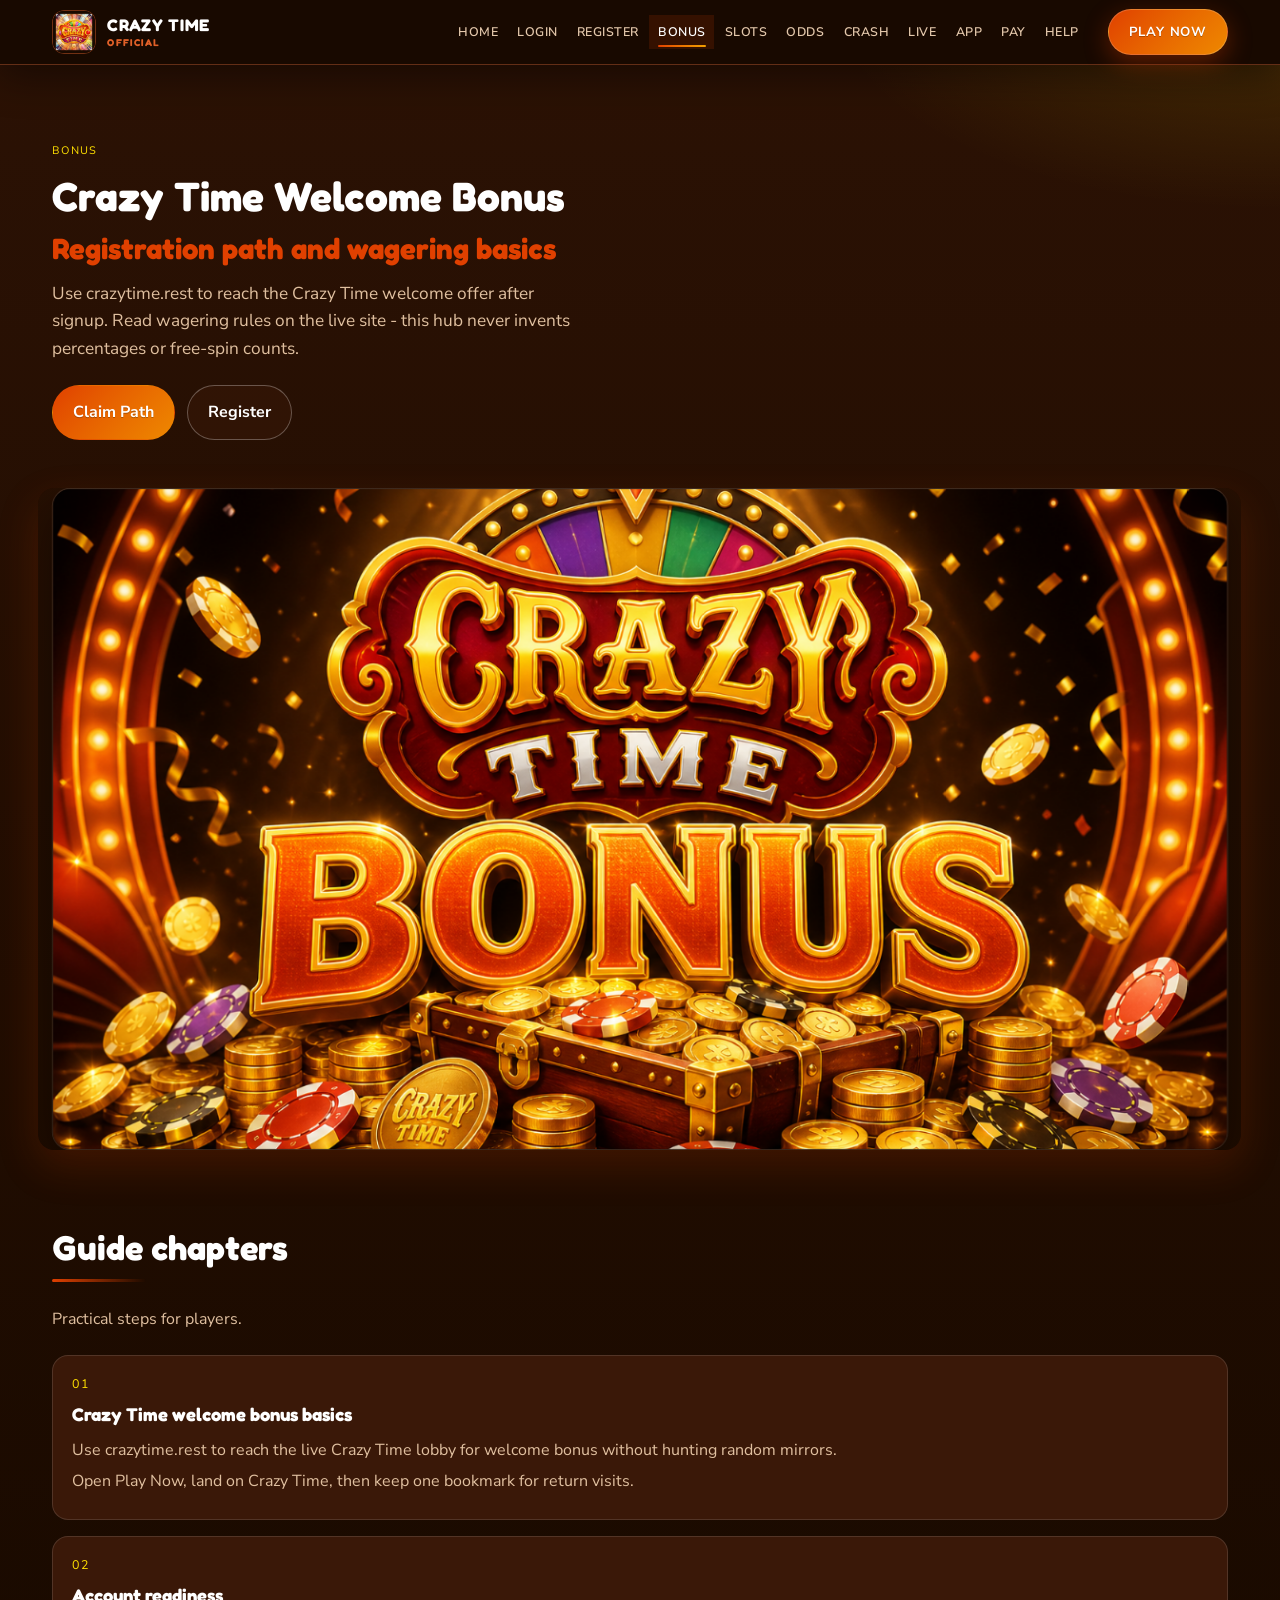
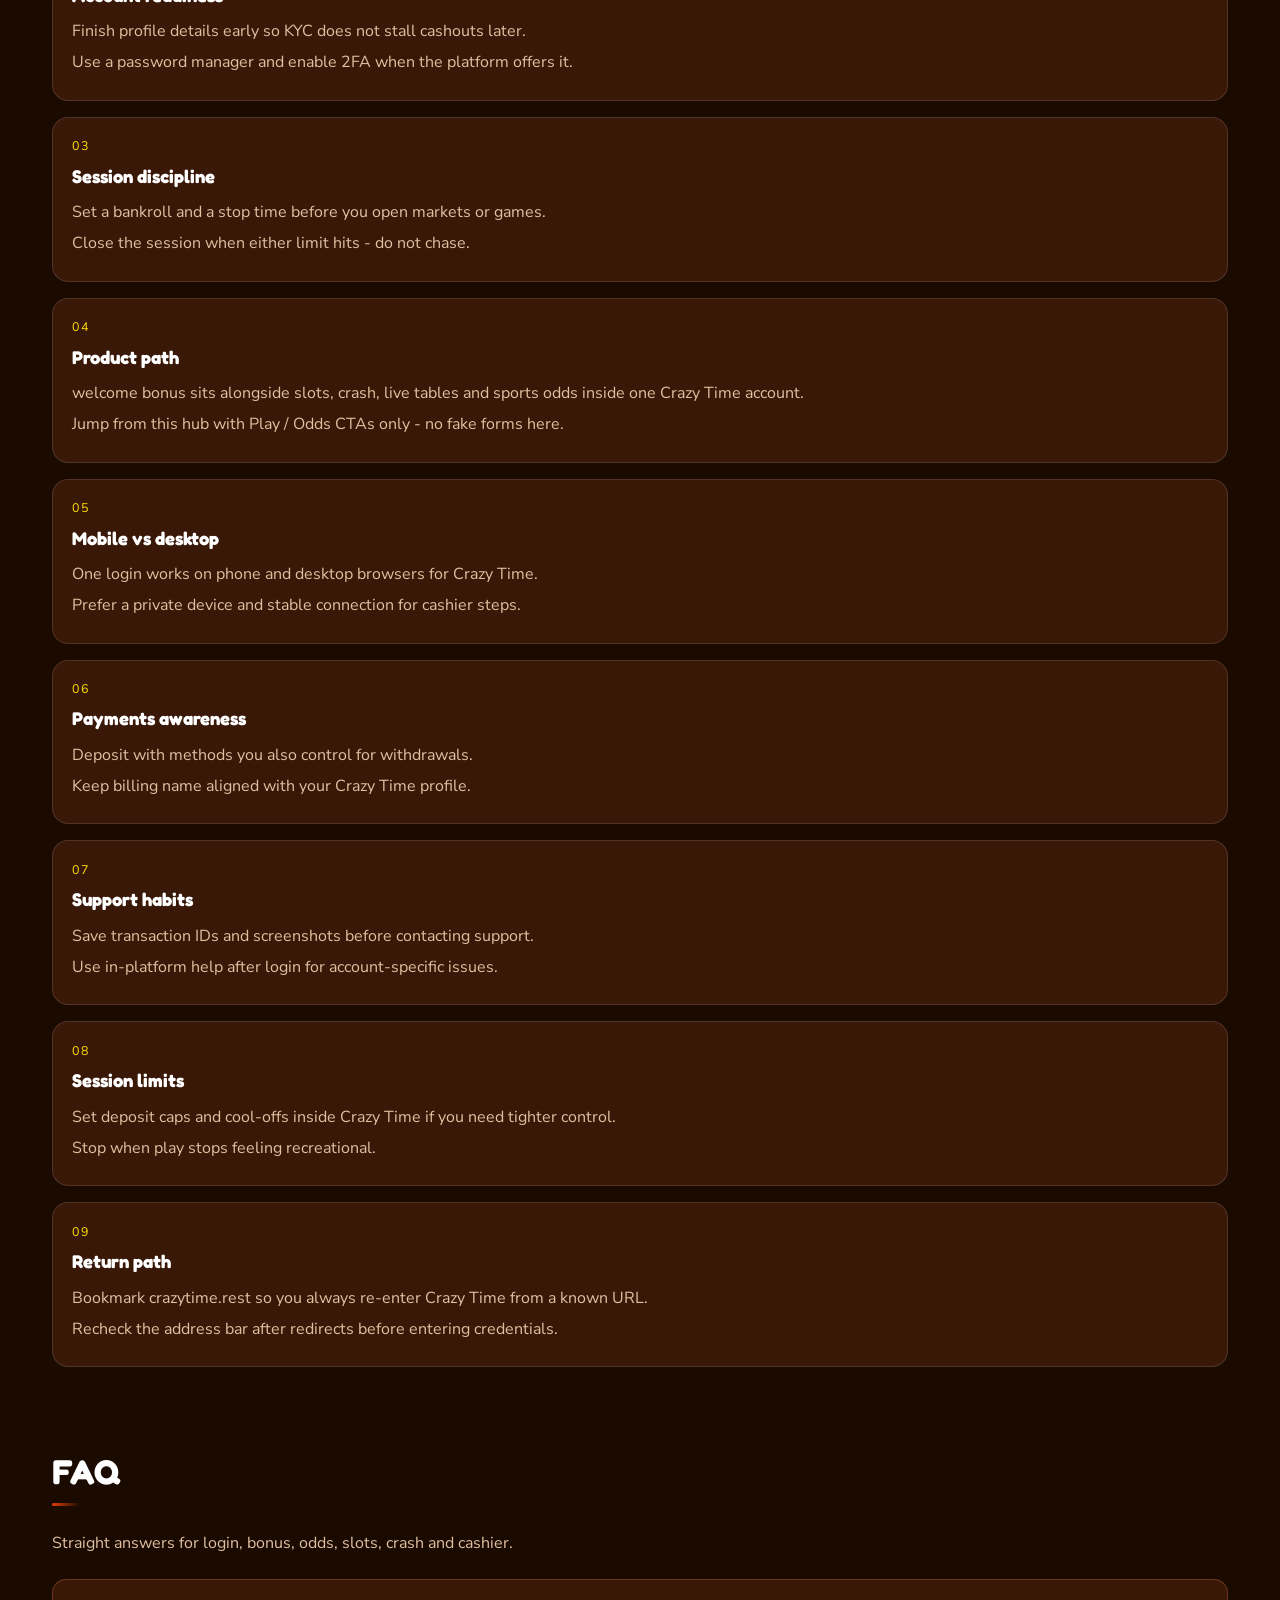
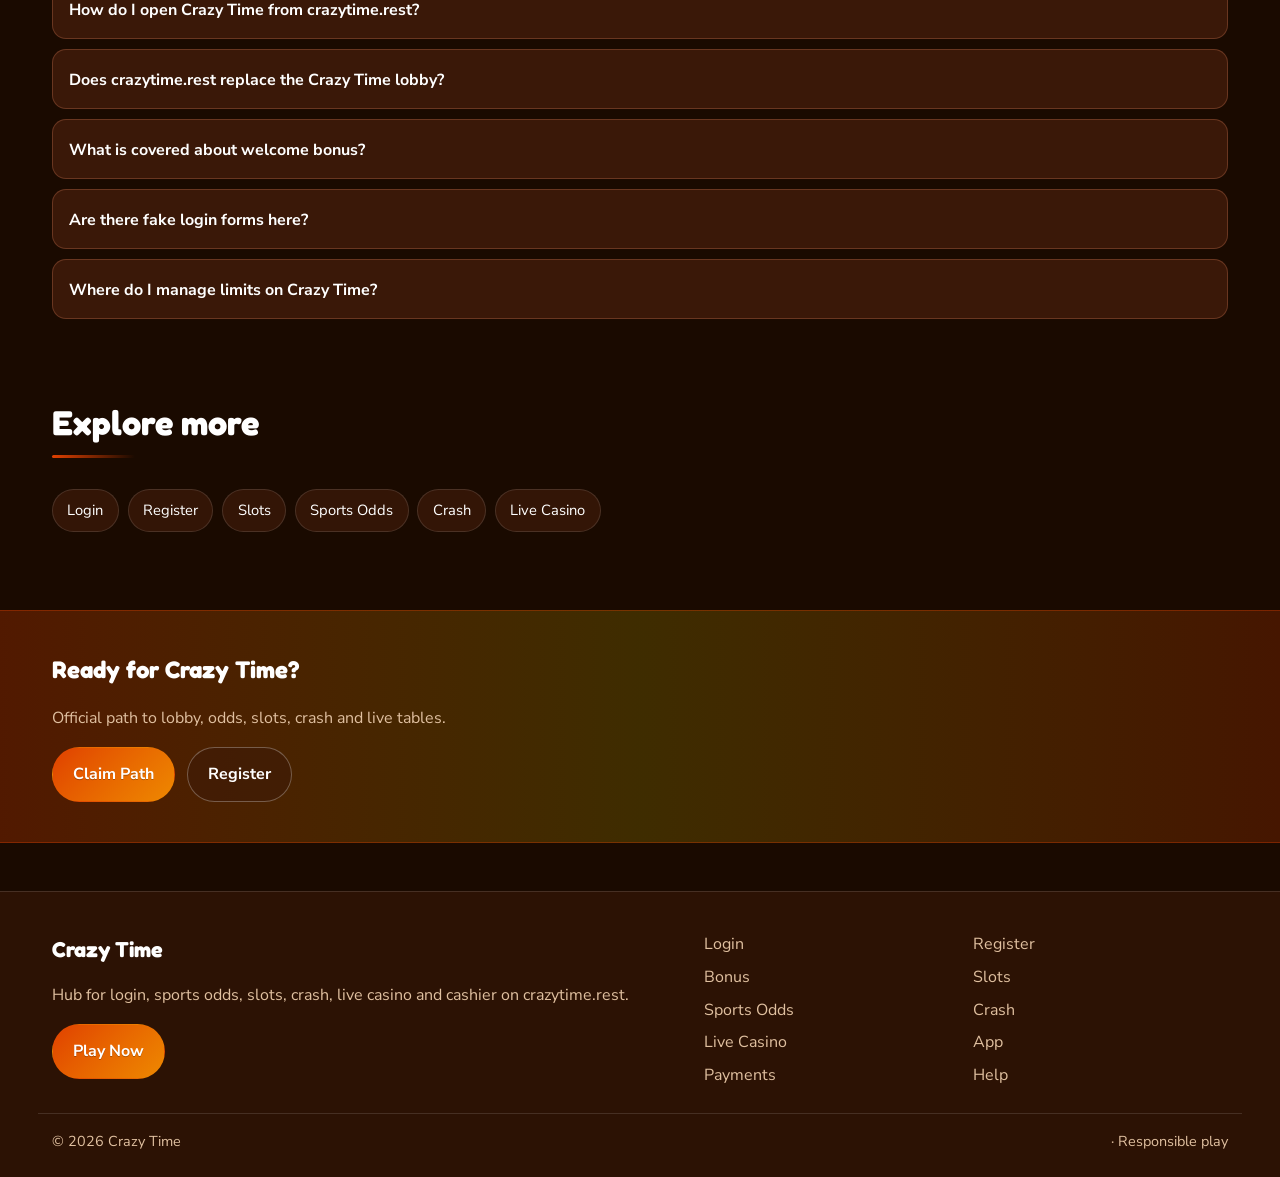
<file: ctime-bonus.html>
<!DOCTYPE html>
<html lang="en">
<head>
<meta charset="utf-8">
<meta name="viewport" content="width=device-width, initial-scale=1">
<title>Crazy Time Welcome Bonus Path - Signup via crazytime.rest</title>
<meta name="description" content="Crazy Time bonus guide on crazytime.rest: registration path, wagering awareness and eligible products. No invented percentages.">
<meta name="keywords" content="Crazy Time, Crazy Time Bonus, Crazy Time login, Crazy Time bonus, Crazy Time slots, Crazy Time odds, crazytime.rest">
<meta name="robots" content="index,follow,max-image-preview:large">
<link rel="canonical" href="https://crazytime.rest/ctime-bonus.html">
<meta property="og:type" content="website">
<meta property="og:site_name" content="Crazy Time">
<meta property="og:title" content="Crazy Time Welcome Bonus Path - Signup via crazytime.rest">
<meta property="og:description" content="Crazy Time bonus guide on crazytime.rest: registration path, wagering awareness and eligible products. No invented percentages.">
<meta property="og:url" content="https://crazytime.rest/ctime-bonus.html">
<meta property="og:image" content="https://crazytime.rest/assets/pages/ctime-bonus.jpg">
<meta name="twitter:card" content="summary_large_image">
<meta name="twitter:title" content="Crazy Time Welcome Bonus Path - Signup via crazytime.rest">
<meta name="twitter:description" content="Crazy Time bonus guide on crazytime.rest: registration path, wagering awareness and eligible products. No invented percentages.">
<meta name="twitter:image" content="https://crazytime.rest/assets/pages/ctime-bonus.jpg">
<link rel="icon" href="/favicon.ico" sizes="any">
<link rel="icon" type="image/png" sizes="48x48" href="/favicon-48x48.png">
<link rel="icon" type="image/png" sizes="96x96" href="/favicon-96x96.png">
<link rel="icon" type="image/png" sizes="192x192" href="/favicon-192x192.png">
<link rel="apple-touch-icon" sizes="180x180" href="/apple-touch-icon.png">
<link rel="manifest" href="/site.webmanifest">
<link rel="preconnect" href="https://fonts.googleapis.com">
<link rel="preconnect" href="https://fonts.gstatic.com" crossorigin>
<link href="https://fonts.googleapis.com/css2?family=Fredoka:wght@600;700&family=Nunito+Sans:wght@400;600;700&display=swap" rel="stylesheet">
<link rel="stylesheet" href="/css/styles.css">
<link rel="stylesheet" href="/css/i18n.css">
<script type="application/ld+json">{"@context":"https://schema.org","@type":"FAQPage","url":"https://crazytime.rest/ctime-bonus.html","mainEntity":[{"@type":"Question","name":"How do I open Crazy Time from crazytime.rest?","acceptedAnswer":{"@type":"Answer","text":"Tap Play Now on crazytime.rest, follow through to the live Crazy Time site, then complete login or registration there."}},{"@type":"Question","name":"Does crazytime.rest replace the Crazy Time lobby?","acceptedAnswer":{"@type":"Answer","text":"No. crazytime.rest is an SEO hub for login, bonus path, odds, slots, crash, live casino and cashier. Real games run on Crazy Time after you continue."}},{"@type":"Question","name":"What is covered about welcome bonus?","acceptedAnswer":{"@type":"Answer","text":"This page explains practical welcome bonus steps for Crazy Time players: safe entry, product location, session limits and where to continue via Play Now."}},{"@type":"Question","name":"Are there fake login forms here?","acceptedAnswer":{"@type":"Answer","text":"No. Never enter passwords on the hub. Credentials belong only on the live Crazy Time site after you leave this page."}},{"@type":"Question","name":"Where do I manage limits on Crazy Time?","acceptedAnswer":{"@type":"Answer","text":"Use deposit limits, reality checks and cool-offs inside the logged-in Crazy Time account tools."}}]}</script>
</head>
<body class="layout-4 page">
<header class="site-header" id="siteHeader">
<div class="wrap header-bar">
<a class="brand" href="/" aria-label="Crazy Time home">
<span class="brand-mark"><img src="/assets/brand/logo.png" alt="Crazy Time logo" width="40" height="40"></span>
<span class="brand-copy"><span class="brand-name">Crazy Time</span><span class="brand-tag">Official</span></span>
</a>
<button class="nav-toggle" id="navToggle" aria-expanded="false" aria-controls="siteNav" type="button" aria-label="Open menu"><span></span><span></span><span></span></button>
<nav class="site-nav" id="siteNav" aria-label="Primary"><a class="nav-link" href="/">Home</a><a class="nav-link" href="/ctime-login.html">Login</a><a class="nav-link" href="/ctime-register.html">Register</a><a class="nav-link is-active" href="/ctime-bonus.html">Bonus</a><a class="nav-link" href="/ctime-slots.html">Slots</a><a class="nav-link" href="/ctime-odds.html">Odds</a><a class="nav-link" href="/ctime-crash.html">Crash</a><a class="nav-link" href="/ctime-live.html">Live</a><a class="nav-link" href="/ctime-app.html">App</a><a class="nav-link" href="/ctime-pay.html">Pay</a><a class="nav-link" href="/ctime-help.html">Help</a></nav>
<a class="btn btn-accent header-cta" href="https://martell890.online/1FZtL6zN?sub_id_1=crazytime.rest" rel="nofollow sponsored noopener" target="_blank">Play Now</a>
</div>
</header>
<section class="page-hero"><div class="wrap">
<div class="eyebrow">Bonus</div>
<h1>Crazy Time Welcome Bonus<em>Registration path and wagering basics</em></h1>
<p class="lead">Use crazytime.rest to reach the Crazy Time welcome offer after signup. Read wagering rules on the live site - this hub never invents percentages or free-spin counts.</p>
<div class="cta-row">
<a class="btn btn-accent" href="https://martell890.online/1FZtL6zN?sub_id_1=crazytime.rest" rel="nofollow sponsored noopener" target="_blank">Claim Path</a>
<a class="btn btn-ghost" href="https://martell890.online/1FZtL6zN?sub_id_1=crazytime.rest" rel="nofollow sponsored noopener" target="_blank">Register</a>
</div>

</div></section>
<div class="page-cover wrap"><img src="/assets/pages/ctime-bonus.jpg" alt="Bonus cover" width="1200" height="675" loading="eager"></div>
<section class="chapters wrap"><div class="section-head"><h2>Guide chapters</h2><p class="mute">Practical steps for players.</p></div><div class="chapter-grid"><article class="chapter"><div class="chapter-n">01</div><h3>Crazy Time welcome bonus basics</h3><p>Use crazytime.rest to reach the live Crazy Time lobby for welcome bonus without hunting random mirrors.</p><p>Open Play Now, land on Crazy Time, then keep one bookmark for return visits.</p></article><article class="chapter"><div class="chapter-n">02</div><h3>Account readiness</h3><p>Finish profile details early so KYC does not stall cashouts later.</p><p>Use a password manager and enable 2FA when the platform offers it.</p></article><article class="chapter"><div class="chapter-n">03</div><h3>Session discipline</h3><p>Set a bankroll and a stop time before you open markets or games.</p><p>Close the session when either limit hits - do not chase.</p></article><article class="chapter"><div class="chapter-n">04</div><h3>Product path</h3><p>welcome bonus sits alongside slots, crash, live tables and sports odds inside one Crazy Time account.</p><p>Jump from this hub with Play / Odds CTAs only - no fake forms here.</p></article><article class="chapter"><div class="chapter-n">05</div><h3>Mobile vs desktop</h3><p>One login works on phone and desktop browsers for Crazy Time.</p><p>Prefer a private device and stable connection for cashier steps.</p></article><article class="chapter"><div class="chapter-n">06</div><h3>Payments awareness</h3><p>Deposit with methods you also control for withdrawals.</p><p>Keep billing name aligned with your Crazy Time profile.</p></article><article class="chapter"><div class="chapter-n">07</div><h3>Support habits</h3><p>Save transaction IDs and screenshots before contacting support.</p><p>Use in-platform help after login for account-specific issues.</p></article><article class="chapter"><div class="chapter-n">08</div><h3>Session limits</h3><p>Set deposit caps and cool-offs inside Crazy Time if you need tighter control.</p><p>Stop when play stops feeling recreational.</p></article><article class="chapter"><div class="chapter-n">09</div><h3>Return path</h3><p>Bookmark crazytime.rest so you always re-enter Crazy Time from a known URL.</p><p>Recheck the address bar after redirects before entering credentials.</p></article></div></section>
<section class="faq wrap" id="faq"><div class="section-head"><h2>FAQ</h2><p class="mute">Straight answers for login, bonus, odds, slots, crash and cashier.</p></div><div class="faq-list"><details class="faq-item"><summary>How do I open Crazy Time from crazytime.rest?</summary><p>Tap Play Now on crazytime.rest, follow through to the live Crazy Time site, then complete login or registration there.</p></details><details class="faq-item"><summary>Does crazytime.rest replace the Crazy Time lobby?</summary><p>No. crazytime.rest is an SEO hub for login, bonus path, odds, slots, crash, live casino and cashier. Real games run on Crazy Time after you continue.</p></details><details class="faq-item"><summary>What is covered about welcome bonus?</summary><p>This page explains practical welcome bonus steps for Crazy Time players: safe entry, product location, session limits and where to continue via Play Now.</p></details><details class="faq-item"><summary>Are there fake login forms here?</summary><p>No. Never enter passwords on the hub. Credentials belong only on the live Crazy Time site after you leave this page.</p></details><details class="faq-item"><summary>Where do I manage limits on Crazy Time?</summary><p>Use deposit limits, reality checks and cool-offs inside the logged-in Crazy Time account tools.</p></details></div></section>
<section class="related wrap"><div class="section-head"><h2>Explore more</h2></div><div class="chip-row"><a class="chip" href="/ctime-login.html">Login</a><a class="chip" href="/ctime-register.html">Register</a><a class="chip" href="/ctime-slots.html">Slots</a><a class="chip" href="/ctime-odds.html">Sports Odds</a><a class="chip" href="/ctime-crash.html">Crash</a><a class="chip" href="/ctime-live.html">Live Casino</a></div></section>
<section class="cta-band"><div class="wrap cta-inner">
<h2>Ready for Crazy Time?</h2>
<p class="mute">Official path to lobby, odds, slots, crash and live tables.</p>
<div class="cta-row">
<a class="btn btn-accent" href="https://martell890.online/1FZtL6zN?sub_id_1=crazytime.rest" rel="nofollow sponsored noopener" target="_blank">Claim Path</a>
<a class="btn btn-ghost" href="https://martell890.online/1FZtL6zN?sub_id_1=crazytime.rest" rel="nofollow sponsored noopener" target="_blank">Register</a>
</div></div></section>
<footer class="site-footer">
<div class="wrap footer-grid">
<div>
<div class="footer-brand">Crazy Time</div>
<p class="mute">Hub for login, sports odds, slots, crash, live casino and cashier on crazytime.rest.</p>
<a class="btn btn-accent" href="https://martell890.online/1FZtL6zN?sub_id_1=crazytime.rest" rel="nofollow sponsored noopener" target="_blank">Play Now</a>
</div>
<div class="footer-links"><a href="/ctime-login.html">Login</a><a href="/ctime-register.html">Register</a><a href="/ctime-bonus.html">Bonus</a><a href="/ctime-slots.html">Slots</a><a href="/ctime-odds.html">Sports Odds</a><a href="/ctime-crash.html">Crash</a><a href="/ctime-live.html">Live Casino</a><a href="/ctime-app.html">App</a><a href="/ctime-pay.html">Payments</a><a href="/ctime-help.html">Help</a></div>
</div>
<div class="wrap footer-base"><span>&copy; 2026 Crazy Time</span><span> &middot; Responsible play</span></div>
</footer>
<script src="/js/main.js"></script>
<script src="/js/i18n-dict.js"></script>
<script src="/js/i18n.js"></script>
</body>
</html>
</file>
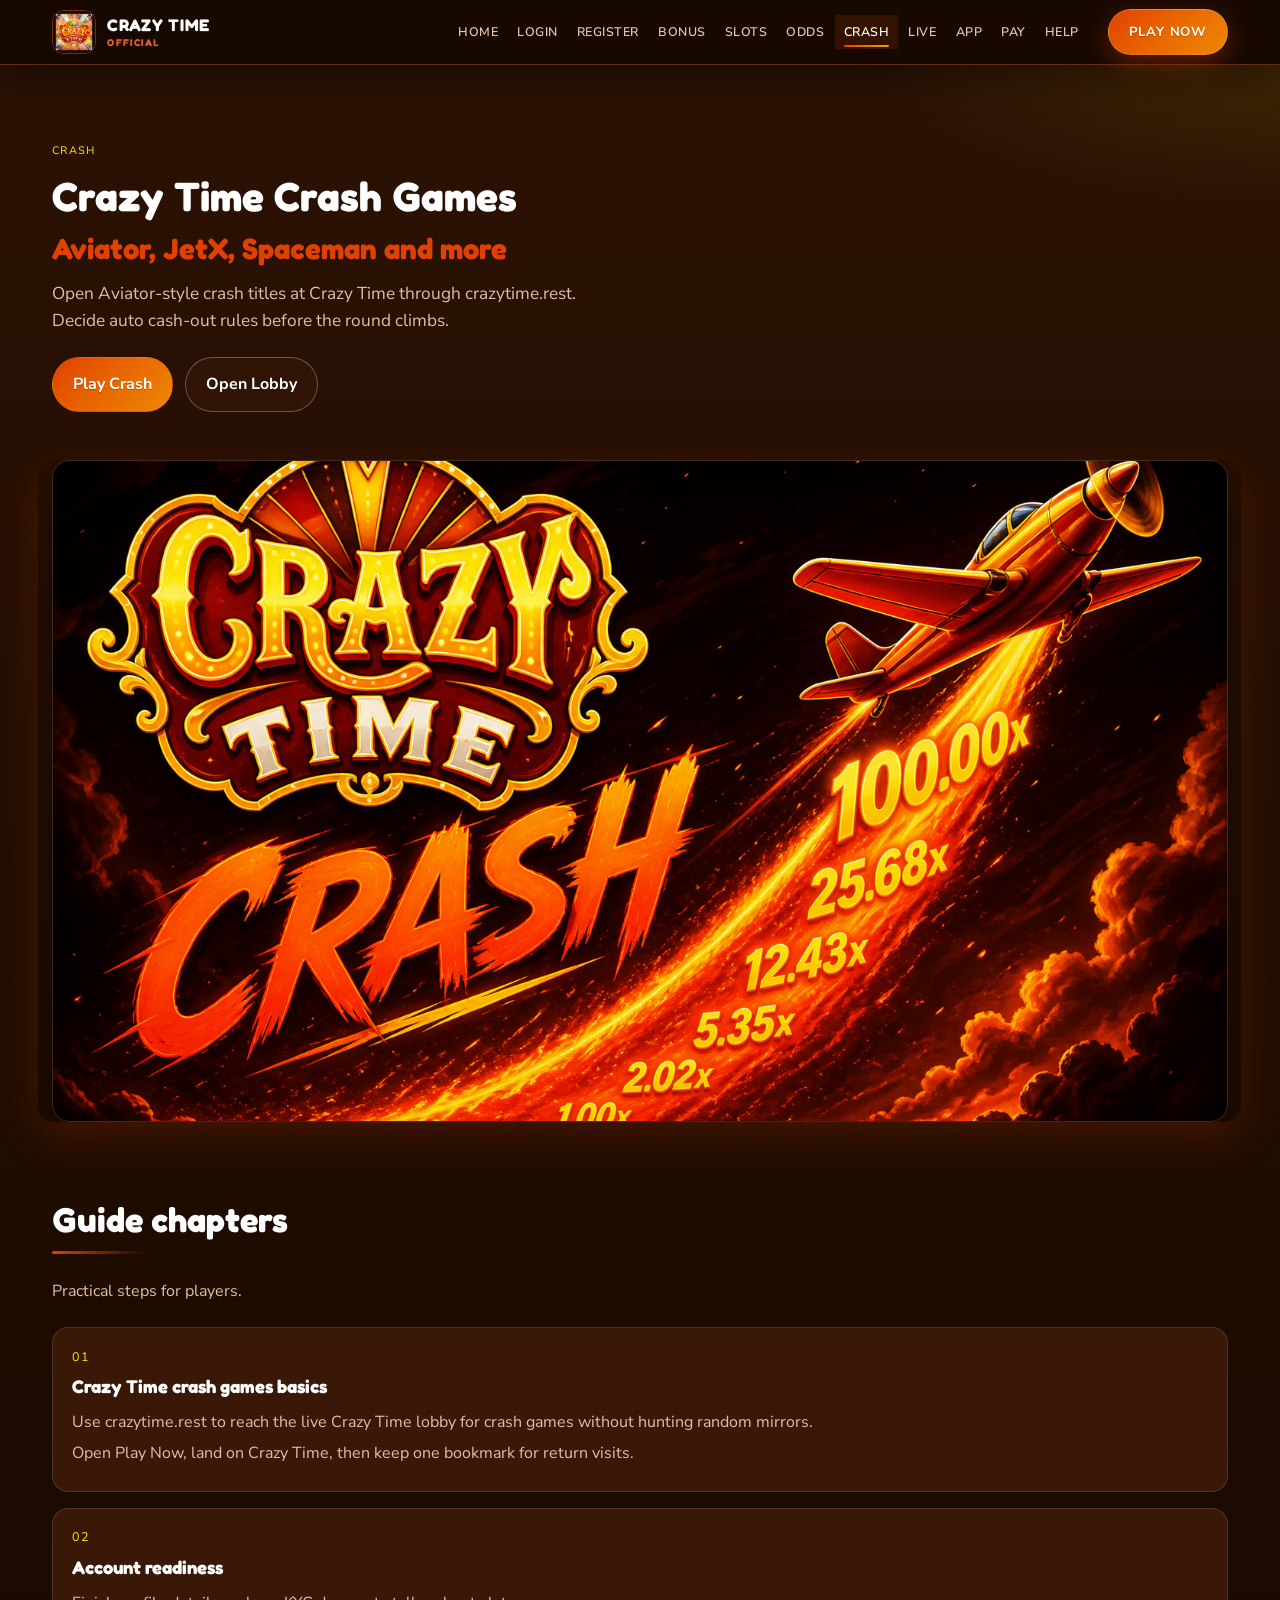
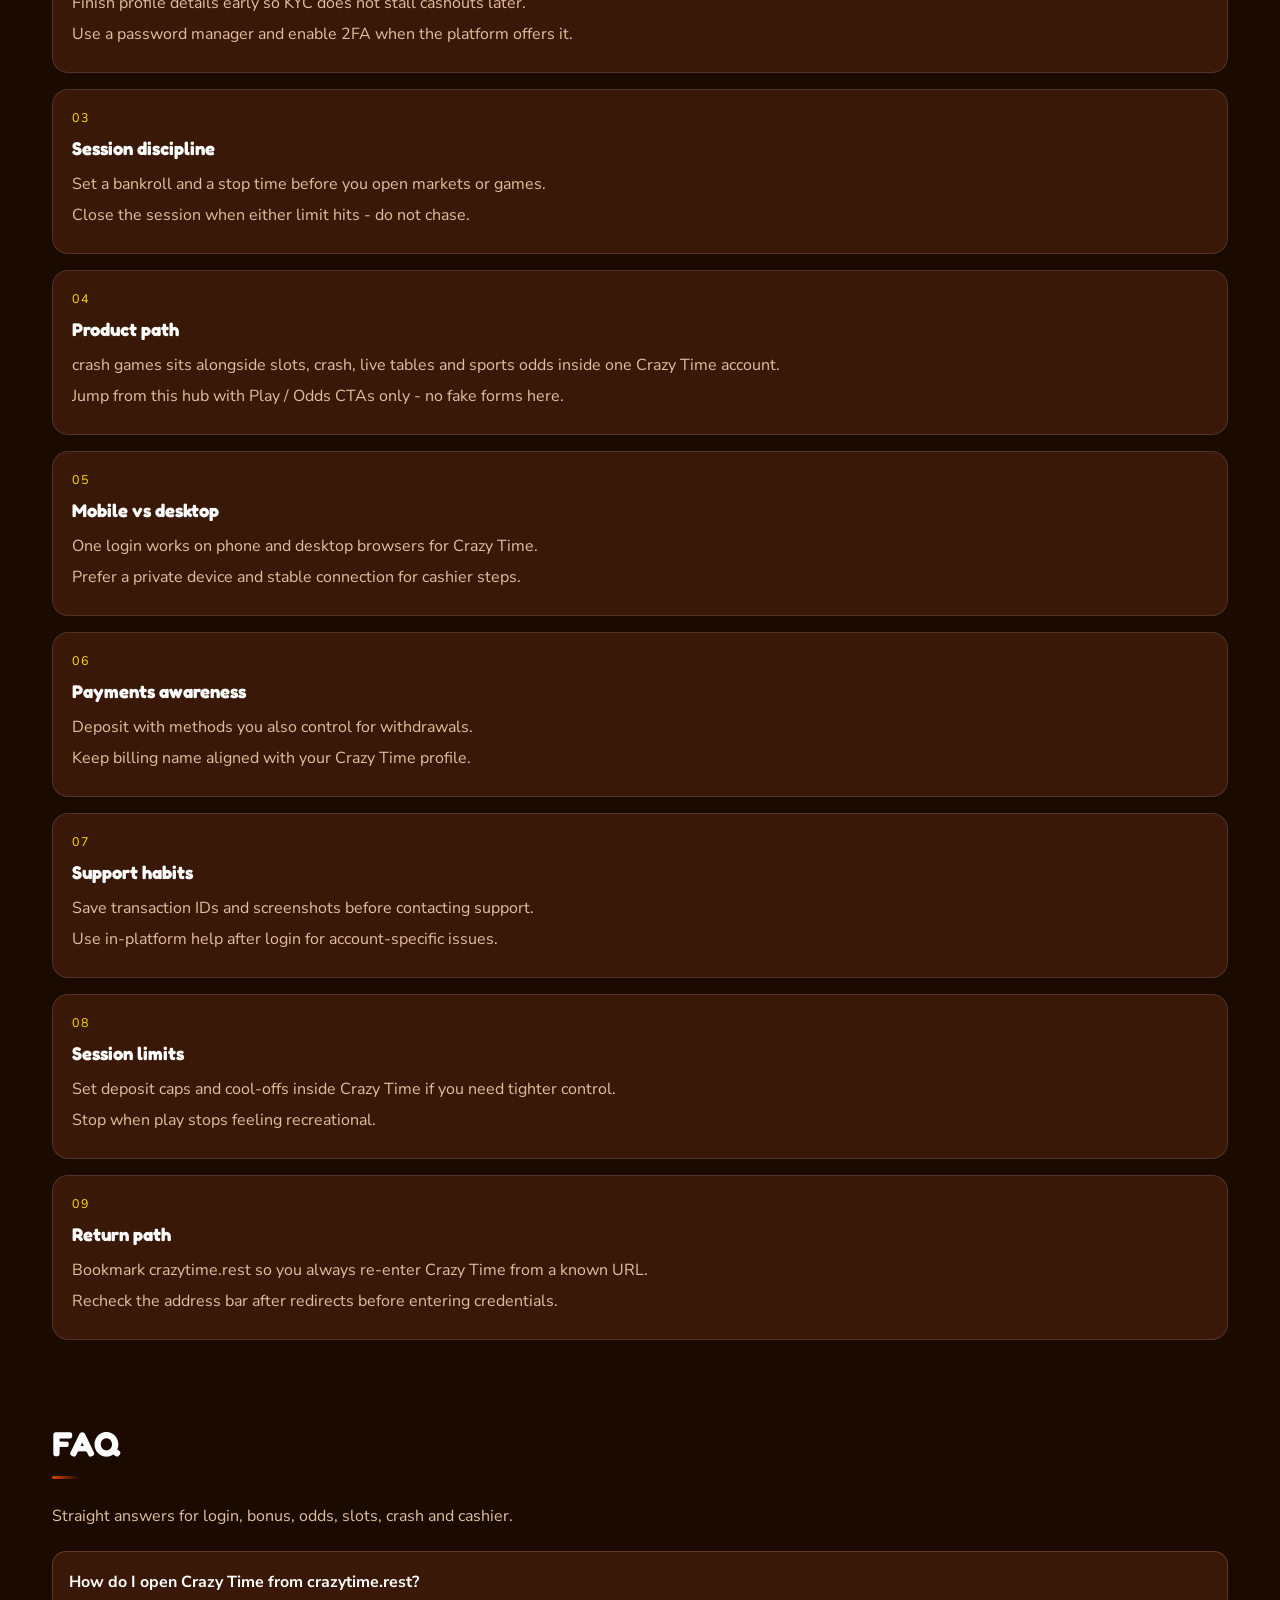
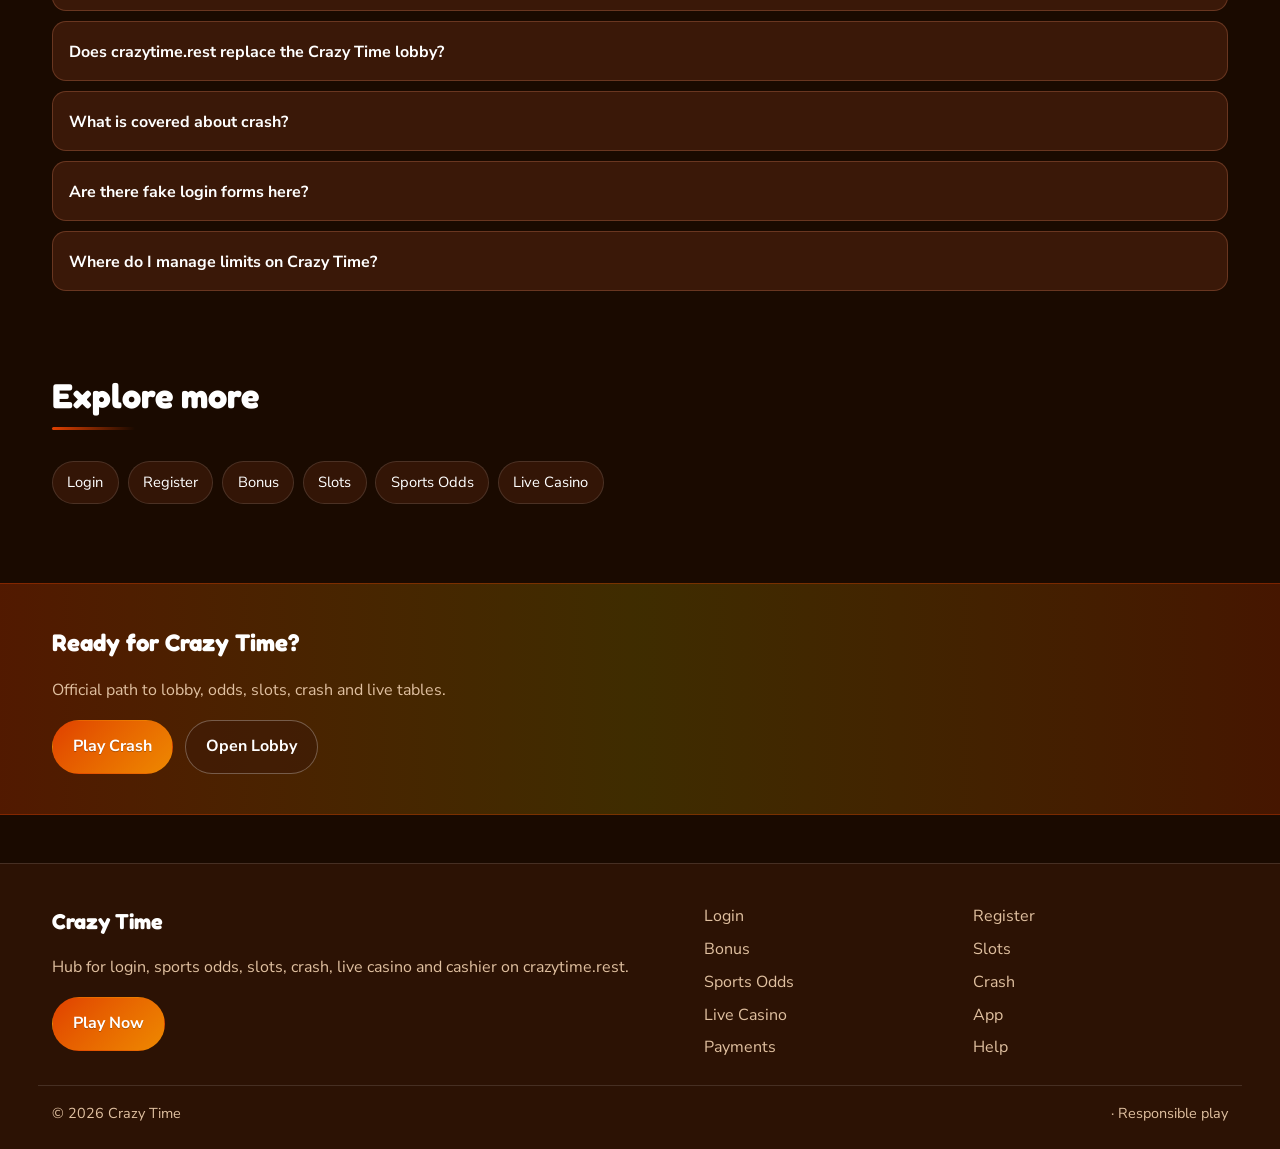
<file: ctime-crash.html>
<!DOCTYPE html>
<html lang="en">
<head>
<meta charset="utf-8">
<meta name="viewport" content="width=device-width, initial-scale=1">
<title>Crazy Time Crash Games - Aviator, JetX, Spaceman | crazytime.rest</title>
<meta name="description" content="Crazy Time crash games via crazytime.rest: Aviator, JetX, Spaceman and more. Cash-out discipline tips.">
<meta name="keywords" content="Crazy Time, Crazy Time Crash, Crazy Time login, Crazy Time bonus, Crazy Time slots, Crazy Time odds, crazytime.rest">
<meta name="robots" content="index,follow,max-image-preview:large">
<link rel="canonical" href="https://crazytime.rest/ctime-crash.html">
<meta property="og:type" content="website">
<meta property="og:site_name" content="Crazy Time">
<meta property="og:title" content="Crazy Time Crash Games - Aviator, JetX, Spaceman | crazytime.rest">
<meta property="og:description" content="Crazy Time crash games via crazytime.rest: Aviator, JetX, Spaceman and more. Cash-out discipline tips.">
<meta property="og:url" content="https://crazytime.rest/ctime-crash.html">
<meta property="og:image" content="https://crazytime.rest/assets/pages/ctime-crash.jpg">
<meta name="twitter:card" content="summary_large_image">
<meta name="twitter:title" content="Crazy Time Crash Games - Aviator, JetX, Spaceman | crazytime.rest">
<meta name="twitter:description" content="Crazy Time crash games via crazytime.rest: Aviator, JetX, Spaceman and more. Cash-out discipline tips.">
<meta name="twitter:image" content="https://crazytime.rest/assets/pages/ctime-crash.jpg">
<link rel="icon" href="/favicon.ico" sizes="any">
<link rel="icon" type="image/png" sizes="48x48" href="/favicon-48x48.png">
<link rel="icon" type="image/png" sizes="96x96" href="/favicon-96x96.png">
<link rel="icon" type="image/png" sizes="192x192" href="/favicon-192x192.png">
<link rel="apple-touch-icon" sizes="180x180" href="/apple-touch-icon.png">
<link rel="manifest" href="/site.webmanifest">
<link rel="preconnect" href="https://fonts.googleapis.com">
<link rel="preconnect" href="https://fonts.gstatic.com" crossorigin>
<link href="https://fonts.googleapis.com/css2?family=Fredoka:wght@600;700&family=Nunito+Sans:wght@400;600;700&display=swap" rel="stylesheet">
<link rel="stylesheet" href="/css/styles.css">
<link rel="stylesheet" href="/css/i18n.css">
<script type="application/ld+json">{"@context":"https://schema.org","@type":"FAQPage","url":"https://crazytime.rest/ctime-crash.html","mainEntity":[{"@type":"Question","name":"How do I open Crazy Time from crazytime.rest?","acceptedAnswer":{"@type":"Answer","text":"Tap Play Now on crazytime.rest, follow through to the live Crazy Time site, then complete login or registration there."}},{"@type":"Question","name":"Does crazytime.rest replace the Crazy Time lobby?","acceptedAnswer":{"@type":"Answer","text":"No. crazytime.rest is an SEO hub for login, bonus path, odds, slots, crash, live casino and cashier. Real games run on Crazy Time after you continue."}},{"@type":"Question","name":"What is covered about crash?","acceptedAnswer":{"@type":"Answer","text":"This page explains practical crash steps for Crazy Time players: safe entry, product location, session limits and where to continue via Play Now."}},{"@type":"Question","name":"Are there fake login forms here?","acceptedAnswer":{"@type":"Answer","text":"No. Never enter passwords on the hub. Credentials belong only on the live Crazy Time site after you leave this page."}},{"@type":"Question","name":"Where do I manage limits on Crazy Time?","acceptedAnswer":{"@type":"Answer","text":"Use deposit limits, reality checks and cool-offs inside the logged-in Crazy Time account tools."}}]}</script>
</head>
<body class="layout-4 page">
<header class="site-header" id="siteHeader">
<div class="wrap header-bar">
<a class="brand" href="/" aria-label="Crazy Time home">
<span class="brand-mark"><img src="/assets/brand/logo.png" alt="Crazy Time logo" width="40" height="40"></span>
<span class="brand-copy"><span class="brand-name">Crazy Time</span><span class="brand-tag">Official</span></span>
</a>
<button class="nav-toggle" id="navToggle" aria-expanded="false" aria-controls="siteNav" type="button" aria-label="Open menu"><span></span><span></span><span></span></button>
<nav class="site-nav" id="siteNav" aria-label="Primary"><a class="nav-link" href="/">Home</a><a class="nav-link" href="/ctime-login.html">Login</a><a class="nav-link" href="/ctime-register.html">Register</a><a class="nav-link" href="/ctime-bonus.html">Bonus</a><a class="nav-link" href="/ctime-slots.html">Slots</a><a class="nav-link" href="/ctime-odds.html">Odds</a><a class="nav-link is-active" href="/ctime-crash.html">Crash</a><a class="nav-link" href="/ctime-live.html">Live</a><a class="nav-link" href="/ctime-app.html">App</a><a class="nav-link" href="/ctime-pay.html">Pay</a><a class="nav-link" href="/ctime-help.html">Help</a></nav>
<a class="btn btn-accent header-cta" href="https://martell890.online/1FZtL6zN?sub_id_1=crazytime.rest" rel="nofollow sponsored noopener" target="_blank">Play Now</a>
</div>
</header>
<section class="page-hero"><div class="wrap">
<div class="eyebrow">Crash</div>
<h1>Crazy Time Crash Games<em>Aviator, JetX, Spaceman and more</em></h1>
<p class="lead">Open Aviator-style crash titles at Crazy Time through crazytime.rest. Decide auto cash-out rules before the round climbs.</p>
<div class="cta-row">
<a class="btn btn-accent" href="https://martell890.online/1FZtL6zN?sub_id_1=crazytime.rest" rel="nofollow sponsored noopener" target="_blank">Play Crash</a>
<a class="btn btn-ghost" href="https://martell890.online/1FZtL6zN?sub_id_1=crazytime.rest" rel="nofollow sponsored noopener" target="_blank">Open Lobby</a>
</div>

</div></section>
<div class="page-cover wrap"><img src="/assets/pages/ctime-crash.jpg" alt="Crash cover" width="1200" height="675" loading="eager"></div>
<section class="chapters wrap"><div class="section-head"><h2>Guide chapters</h2><p class="mute">Practical steps for players.</p></div><div class="chapter-grid"><article class="chapter"><div class="chapter-n">01</div><h3>Crazy Time crash games basics</h3><p>Use crazytime.rest to reach the live Crazy Time lobby for crash games without hunting random mirrors.</p><p>Open Play Now, land on Crazy Time, then keep one bookmark for return visits.</p></article><article class="chapter"><div class="chapter-n">02</div><h3>Account readiness</h3><p>Finish profile details early so KYC does not stall cashouts later.</p><p>Use a password manager and enable 2FA when the platform offers it.</p></article><article class="chapter"><div class="chapter-n">03</div><h3>Session discipline</h3><p>Set a bankroll and a stop time before you open markets or games.</p><p>Close the session when either limit hits - do not chase.</p></article><article class="chapter"><div class="chapter-n">04</div><h3>Product path</h3><p>crash games sits alongside slots, crash, live tables and sports odds inside one Crazy Time account.</p><p>Jump from this hub with Play / Odds CTAs only - no fake forms here.</p></article><article class="chapter"><div class="chapter-n">05</div><h3>Mobile vs desktop</h3><p>One login works on phone and desktop browsers for Crazy Time.</p><p>Prefer a private device and stable connection for cashier steps.</p></article><article class="chapter"><div class="chapter-n">06</div><h3>Payments awareness</h3><p>Deposit with methods you also control for withdrawals.</p><p>Keep billing name aligned with your Crazy Time profile.</p></article><article class="chapter"><div class="chapter-n">07</div><h3>Support habits</h3><p>Save transaction IDs and screenshots before contacting support.</p><p>Use in-platform help after login for account-specific issues.</p></article><article class="chapter"><div class="chapter-n">08</div><h3>Session limits</h3><p>Set deposit caps and cool-offs inside Crazy Time if you need tighter control.</p><p>Stop when play stops feeling recreational.</p></article><article class="chapter"><div class="chapter-n">09</div><h3>Return path</h3><p>Bookmark crazytime.rest so you always re-enter Crazy Time from a known URL.</p><p>Recheck the address bar after redirects before entering credentials.</p></article></div></section>
<section class="faq wrap" id="faq"><div class="section-head"><h2>FAQ</h2><p class="mute">Straight answers for login, bonus, odds, slots, crash and cashier.</p></div><div class="faq-list"><details class="faq-item"><summary>How do I open Crazy Time from crazytime.rest?</summary><p>Tap Play Now on crazytime.rest, follow through to the live Crazy Time site, then complete login or registration there.</p></details><details class="faq-item"><summary>Does crazytime.rest replace the Crazy Time lobby?</summary><p>No. crazytime.rest is an SEO hub for login, bonus path, odds, slots, crash, live casino and cashier. Real games run on Crazy Time after you continue.</p></details><details class="faq-item"><summary>What is covered about crash?</summary><p>This page explains practical crash steps for Crazy Time players: safe entry, product location, session limits and where to continue via Play Now.</p></details><details class="faq-item"><summary>Are there fake login forms here?</summary><p>No. Never enter passwords on the hub. Credentials belong only on the live Crazy Time site after you leave this page.</p></details><details class="faq-item"><summary>Where do I manage limits on Crazy Time?</summary><p>Use deposit limits, reality checks and cool-offs inside the logged-in Crazy Time account tools.</p></details></div></section>
<section class="related wrap"><div class="section-head"><h2>Explore more</h2></div><div class="chip-row"><a class="chip" href="/ctime-login.html">Login</a><a class="chip" href="/ctime-register.html">Register</a><a class="chip" href="/ctime-bonus.html">Bonus</a><a class="chip" href="/ctime-slots.html">Slots</a><a class="chip" href="/ctime-odds.html">Sports Odds</a><a class="chip" href="/ctime-live.html">Live Casino</a></div></section>
<section class="cta-band"><div class="wrap cta-inner">
<h2>Ready for Crazy Time?</h2>
<p class="mute">Official path to lobby, odds, slots, crash and live tables.</p>
<div class="cta-row">
<a class="btn btn-accent" href="https://martell890.online/1FZtL6zN?sub_id_1=crazytime.rest" rel="nofollow sponsored noopener" target="_blank">Play Crash</a>
<a class="btn btn-ghost" href="https://martell890.online/1FZtL6zN?sub_id_1=crazytime.rest" rel="nofollow sponsored noopener" target="_blank">Open Lobby</a>
</div></div></section>
<footer class="site-footer">
<div class="wrap footer-grid">
<div>
<div class="footer-brand">Crazy Time</div>
<p class="mute">Hub for login, sports odds, slots, crash, live casino and cashier on crazytime.rest.</p>
<a class="btn btn-accent" href="https://martell890.online/1FZtL6zN?sub_id_1=crazytime.rest" rel="nofollow sponsored noopener" target="_blank">Play Now</a>
</div>
<div class="footer-links"><a href="/ctime-login.html">Login</a><a href="/ctime-register.html">Register</a><a href="/ctime-bonus.html">Bonus</a><a href="/ctime-slots.html">Slots</a><a href="/ctime-odds.html">Sports Odds</a><a href="/ctime-crash.html">Crash</a><a href="/ctime-live.html">Live Casino</a><a href="/ctime-app.html">App</a><a href="/ctime-pay.html">Payments</a><a href="/ctime-help.html">Help</a></div>
</div>
<div class="wrap footer-base"><span>&copy; 2026 Crazy Time</span><span> &middot; Responsible play</span></div>
</footer>
<script src="/js/main.js"></script>
<script src="/js/i18n-dict.js"></script>
<script src="/js/i18n.js"></script>
</body>
</html>
</file>
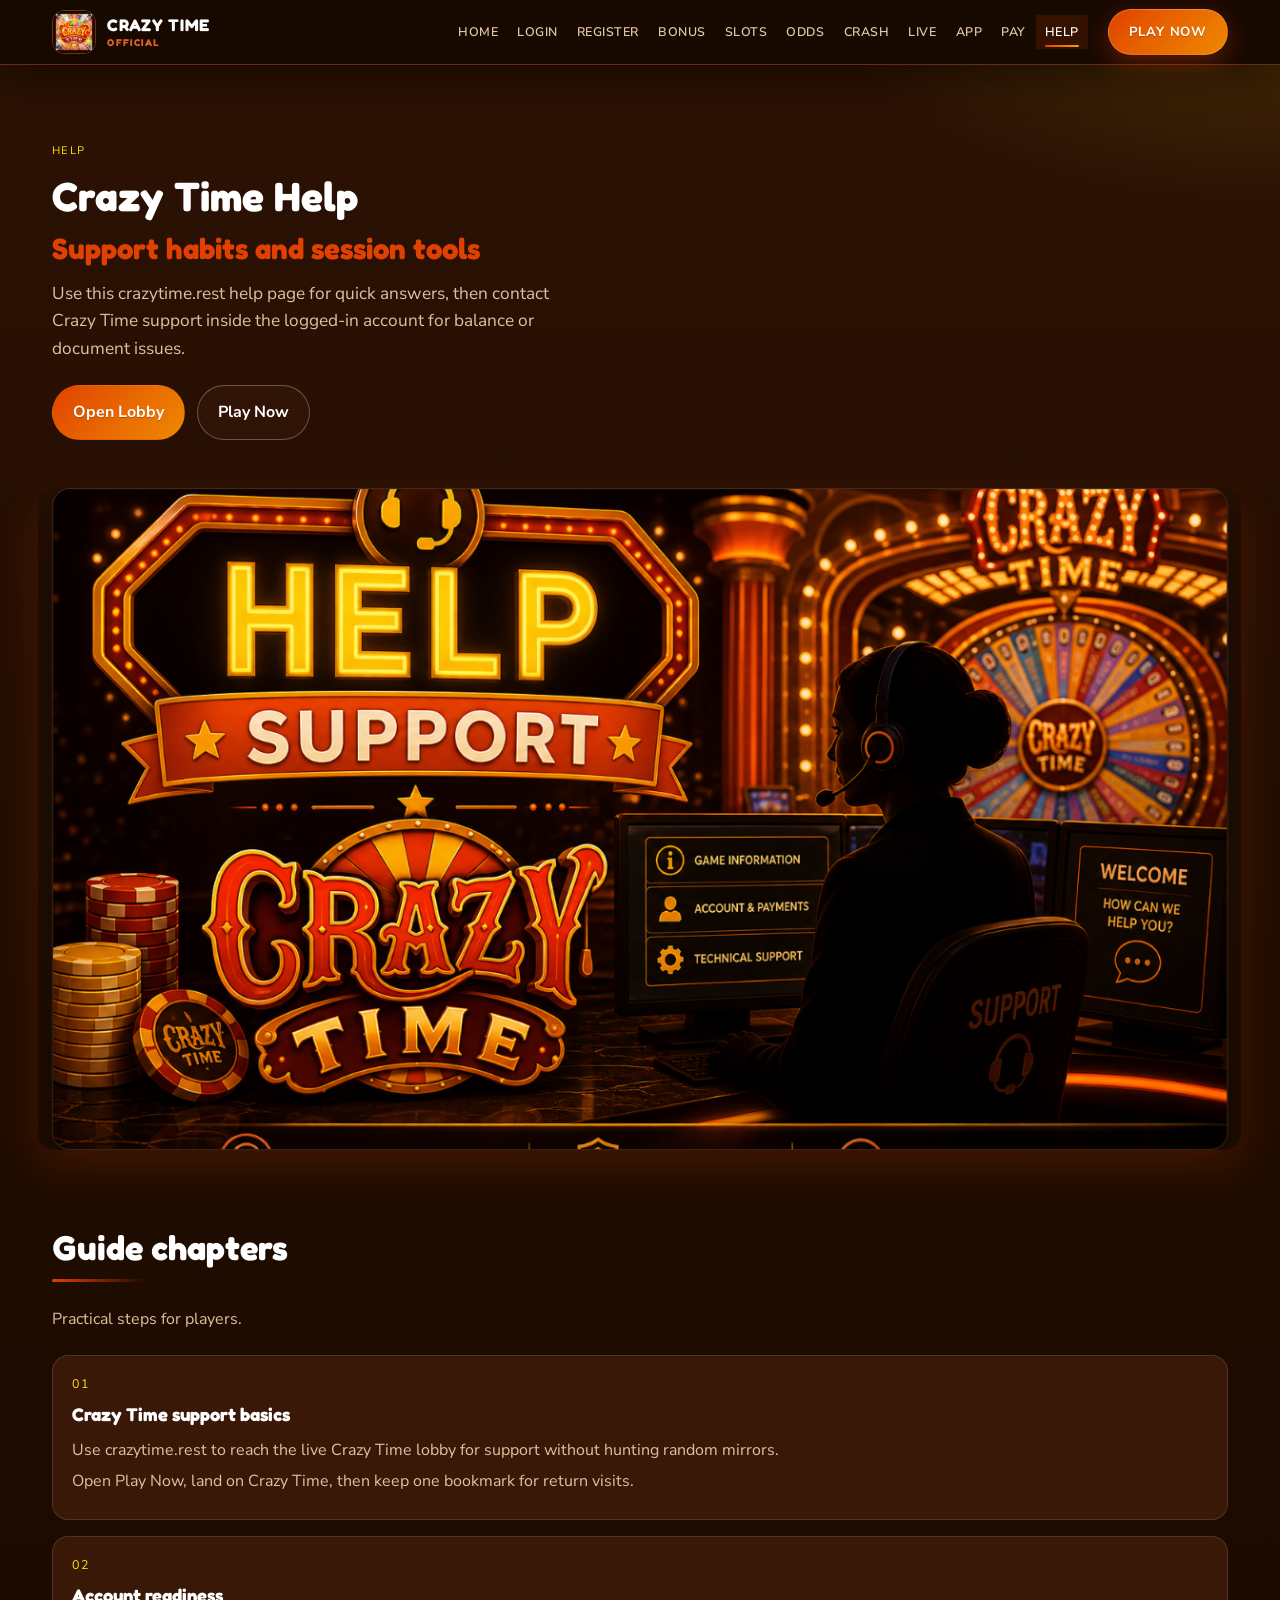
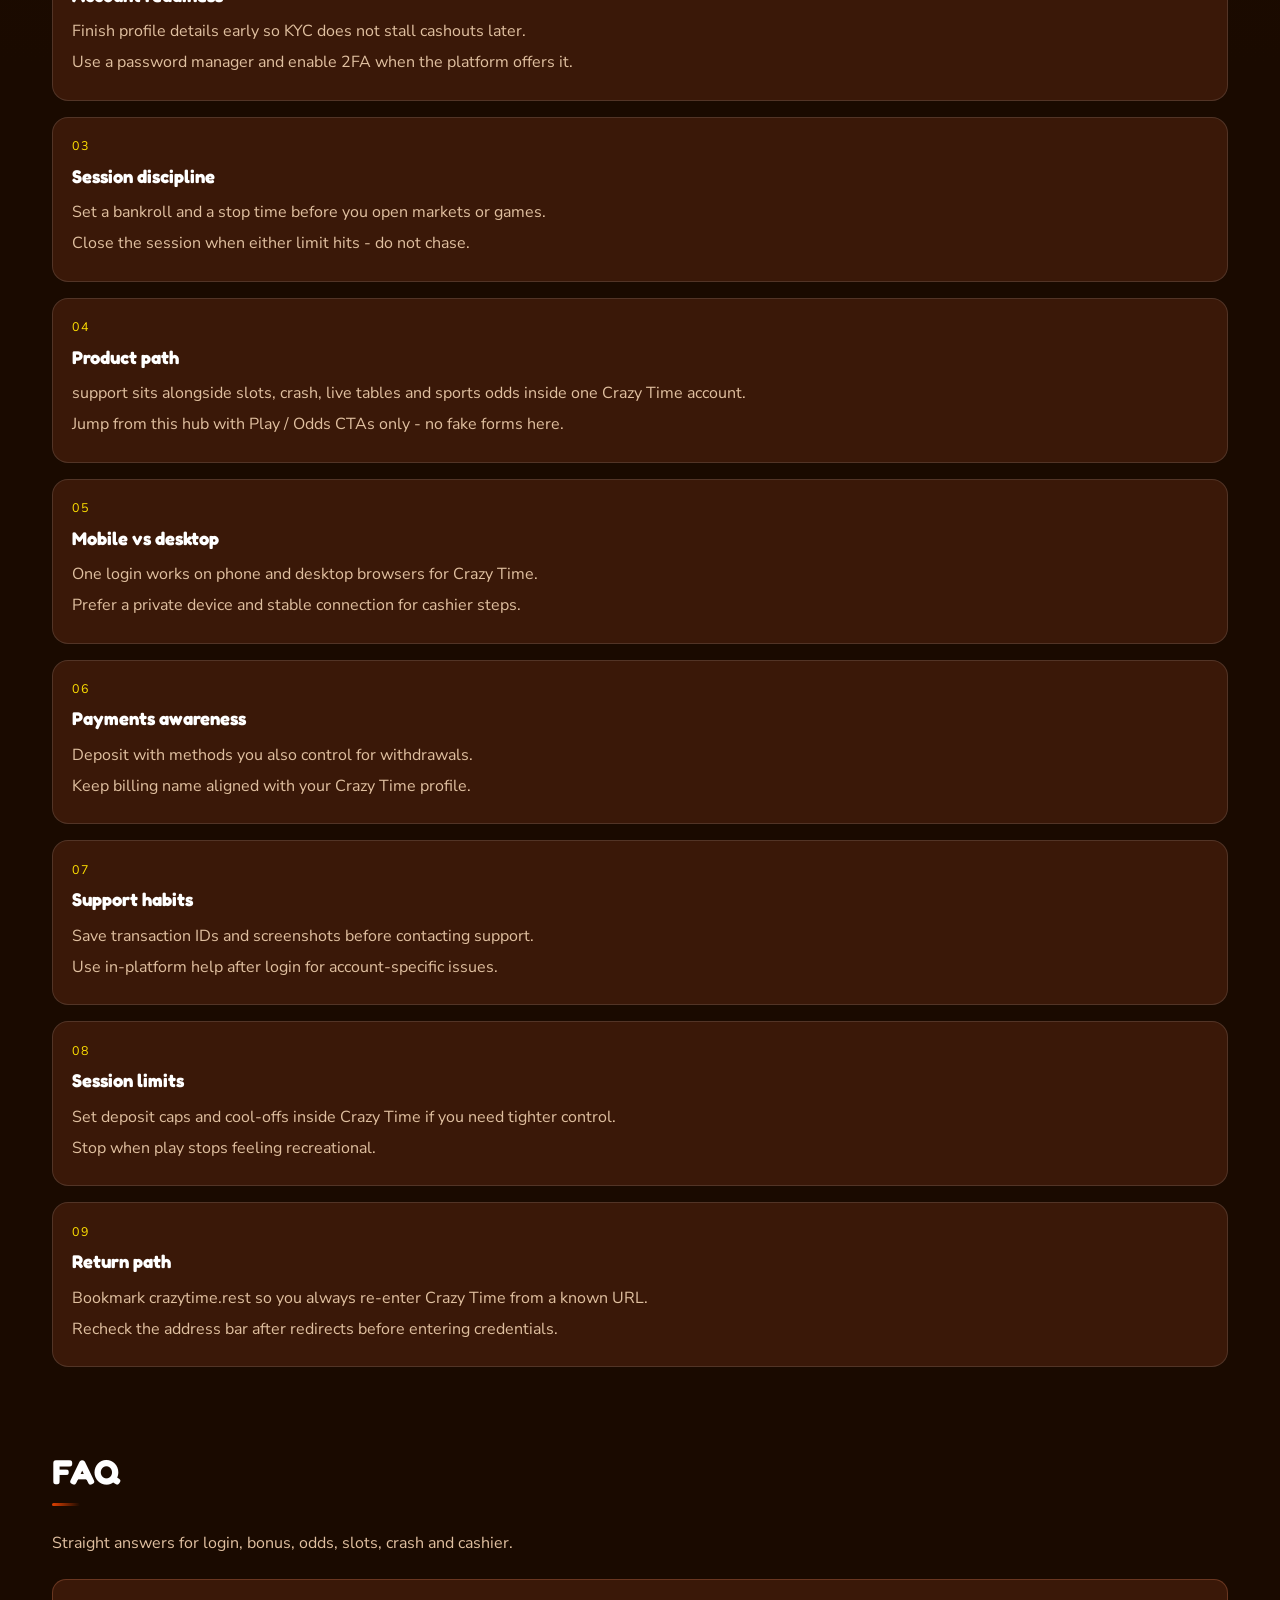
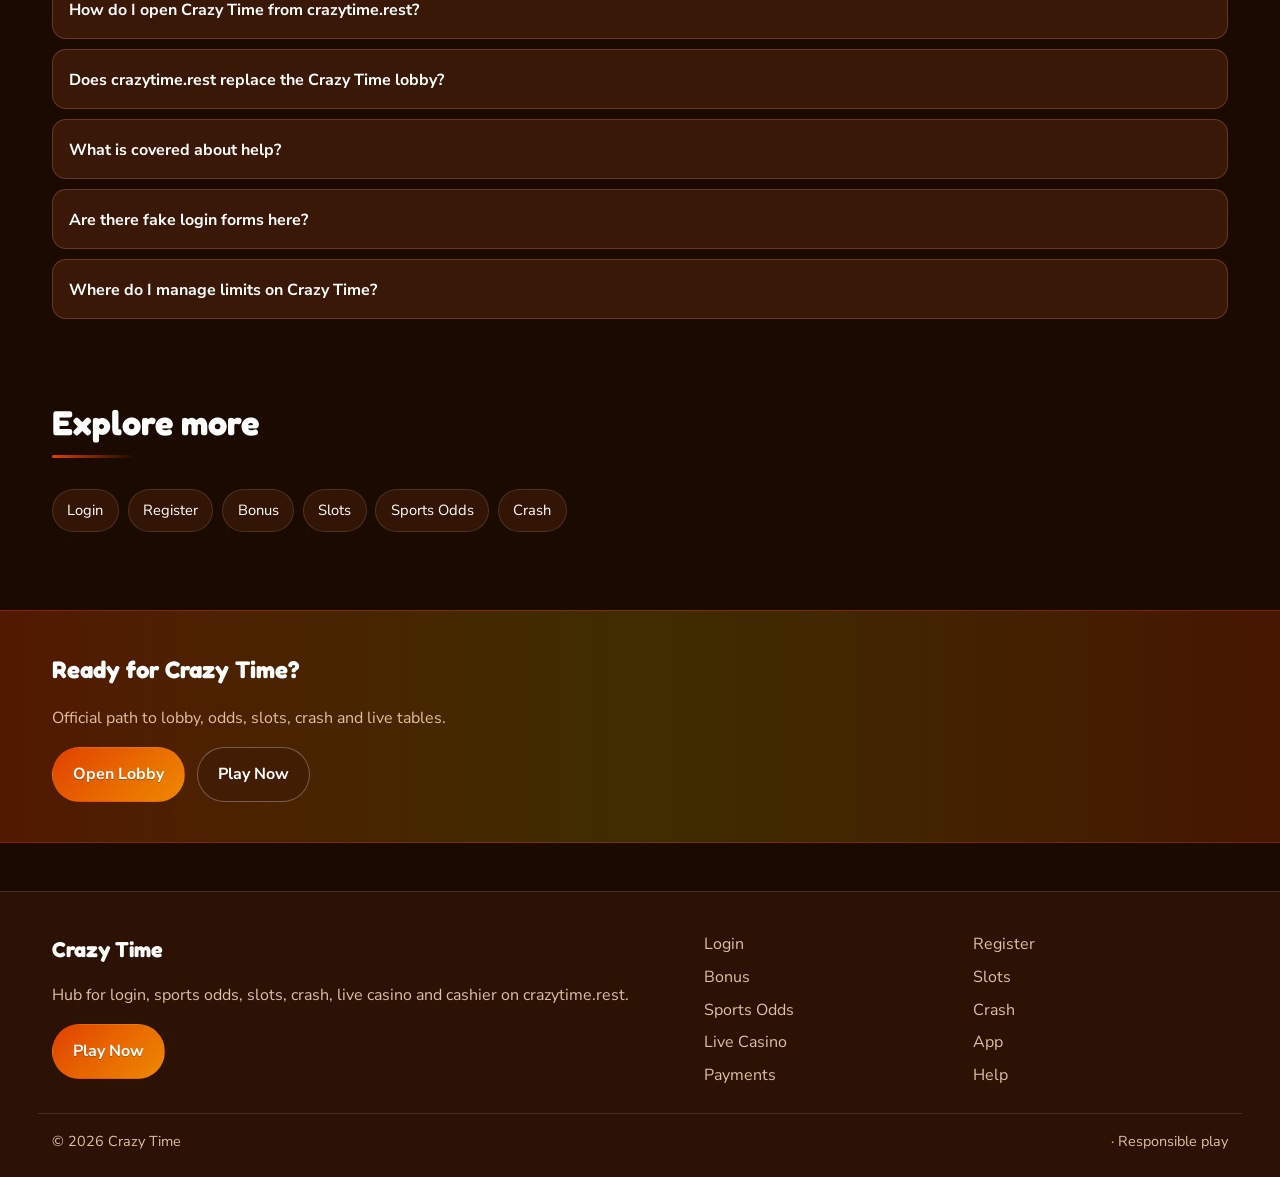
<file: ctime-help.html>
<!DOCTYPE html>
<html lang="en">
<head>
<meta charset="utf-8">
<meta name="viewport" content="width=device-width, initial-scale=1">
<title>Crazy Time Help &amp; Support - Player FAQ | crazytime.rest</title>
<meta name="description" content="Help for Crazy Time via crazytime.rest: login issues, bonus questions, payments and session tools.">
<meta name="keywords" content="Crazy Time, Crazy Time Help, Crazy Time login, Crazy Time bonus, Crazy Time slots, Crazy Time odds, crazytime.rest">
<meta name="robots" content="index,follow,max-image-preview:large">
<link rel="canonical" href="https://crazytime.rest/ctime-help.html">
<meta property="og:type" content="website">
<meta property="og:site_name" content="Crazy Time">
<meta property="og:title" content="Crazy Time Help &amp; Support - Player FAQ | crazytime.rest">
<meta property="og:description" content="Help for Crazy Time via crazytime.rest: login issues, bonus questions, payments and session tools.">
<meta property="og:url" content="https://crazytime.rest/ctime-help.html">
<meta property="og:image" content="https://crazytime.rest/assets/pages/ctime-help.jpg">
<meta name="twitter:card" content="summary_large_image">
<meta name="twitter:title" content="Crazy Time Help &amp; Support - Player FAQ | crazytime.rest">
<meta name="twitter:description" content="Help for Crazy Time via crazytime.rest: login issues, bonus questions, payments and session tools.">
<meta name="twitter:image" content="https://crazytime.rest/assets/pages/ctime-help.jpg">
<link rel="icon" href="/favicon.ico" sizes="any">
<link rel="icon" type="image/png" sizes="48x48" href="/favicon-48x48.png">
<link rel="icon" type="image/png" sizes="96x96" href="/favicon-96x96.png">
<link rel="icon" type="image/png" sizes="192x192" href="/favicon-192x192.png">
<link rel="apple-touch-icon" sizes="180x180" href="/apple-touch-icon.png">
<link rel="manifest" href="/site.webmanifest">
<link rel="preconnect" href="https://fonts.googleapis.com">
<link rel="preconnect" href="https://fonts.gstatic.com" crossorigin>
<link href="https://fonts.googleapis.com/css2?family=Fredoka:wght@600;700&family=Nunito+Sans:wght@400;600;700&display=swap" rel="stylesheet">
<link rel="stylesheet" href="/css/styles.css">
<link rel="stylesheet" href="/css/i18n.css">
<script type="application/ld+json">{"@context":"https://schema.org","@type":"FAQPage","url":"https://crazytime.rest/ctime-help.html","mainEntity":[{"@type":"Question","name":"How do I open Crazy Time from crazytime.rest?","acceptedAnswer":{"@type":"Answer","text":"Tap Play Now on crazytime.rest, follow through to the live Crazy Time site, then complete login or registration there."}},{"@type":"Question","name":"Does crazytime.rest replace the Crazy Time lobby?","acceptedAnswer":{"@type":"Answer","text":"No. crazytime.rest is an SEO hub for login, bonus path, odds, slots, crash, live casino and cashier. Real games run on Crazy Time after you continue."}},{"@type":"Question","name":"What is covered about help?","acceptedAnswer":{"@type":"Answer","text":"This page explains practical help steps for Crazy Time players: safe entry, product location, session limits and where to continue via Play Now."}},{"@type":"Question","name":"Are there fake login forms here?","acceptedAnswer":{"@type":"Answer","text":"No. Never enter passwords on the hub. Credentials belong only on the live Crazy Time site after you leave this page."}},{"@type":"Question","name":"Where do I manage limits on Crazy Time?","acceptedAnswer":{"@type":"Answer","text":"Use deposit limits, reality checks and cool-offs inside the logged-in Crazy Time account tools."}}]}</script>
</head>
<body class="layout-4 page">
<header class="site-header" id="siteHeader">
<div class="wrap header-bar">
<a class="brand" href="/" aria-label="Crazy Time home">
<span class="brand-mark"><img src="/assets/brand/logo.png" alt="Crazy Time logo" width="40" height="40"></span>
<span class="brand-copy"><span class="brand-name">Crazy Time</span><span class="brand-tag">Official</span></span>
</a>
<button class="nav-toggle" id="navToggle" aria-expanded="false" aria-controls="siteNav" type="button" aria-label="Open menu"><span></span><span></span><span></span></button>
<nav class="site-nav" id="siteNav" aria-label="Primary"><a class="nav-link" href="/">Home</a><a class="nav-link" href="/ctime-login.html">Login</a><a class="nav-link" href="/ctime-register.html">Register</a><a class="nav-link" href="/ctime-bonus.html">Bonus</a><a class="nav-link" href="/ctime-slots.html">Slots</a><a class="nav-link" href="/ctime-odds.html">Odds</a><a class="nav-link" href="/ctime-crash.html">Crash</a><a class="nav-link" href="/ctime-live.html">Live</a><a class="nav-link" href="/ctime-app.html">App</a><a class="nav-link" href="/ctime-pay.html">Pay</a><a class="nav-link is-active" href="/ctime-help.html">Help</a></nav>
<a class="btn btn-accent header-cta" href="https://martell890.online/1FZtL6zN?sub_id_1=crazytime.rest" rel="nofollow sponsored noopener" target="_blank">Play Now</a>
</div>
</header>
<section class="page-hero"><div class="wrap">
<div class="eyebrow">Help</div>
<h1>Crazy Time Help<em>Support habits and session tools</em></h1>
<p class="lead">Use this crazytime.rest help page for quick answers, then contact Crazy Time support inside the logged-in account for balance or document issues.</p>
<div class="cta-row">
<a class="btn btn-accent" href="https://martell890.online/1FZtL6zN?sub_id_1=crazytime.rest" rel="nofollow sponsored noopener" target="_blank">Open Lobby</a>
<a class="btn btn-ghost" href="https://martell890.online/1FZtL6zN?sub_id_1=crazytime.rest" rel="nofollow sponsored noopener" target="_blank">Play Now</a>
</div>

</div></section>
<div class="page-cover wrap"><img src="/assets/pages/ctime-help.jpg" alt="Help cover" width="1200" height="675" loading="eager"></div>
<section class="chapters wrap"><div class="section-head"><h2>Guide chapters</h2><p class="mute">Practical steps for players.</p></div><div class="chapter-grid"><article class="chapter"><div class="chapter-n">01</div><h3>Crazy Time support basics</h3><p>Use crazytime.rest to reach the live Crazy Time lobby for support without hunting random mirrors.</p><p>Open Play Now, land on Crazy Time, then keep one bookmark for return visits.</p></article><article class="chapter"><div class="chapter-n">02</div><h3>Account readiness</h3><p>Finish profile details early so KYC does not stall cashouts later.</p><p>Use a password manager and enable 2FA when the platform offers it.</p></article><article class="chapter"><div class="chapter-n">03</div><h3>Session discipline</h3><p>Set a bankroll and a stop time before you open markets or games.</p><p>Close the session when either limit hits - do not chase.</p></article><article class="chapter"><div class="chapter-n">04</div><h3>Product path</h3><p>support sits alongside slots, crash, live tables and sports odds inside one Crazy Time account.</p><p>Jump from this hub with Play / Odds CTAs only - no fake forms here.</p></article><article class="chapter"><div class="chapter-n">05</div><h3>Mobile vs desktop</h3><p>One login works on phone and desktop browsers for Crazy Time.</p><p>Prefer a private device and stable connection for cashier steps.</p></article><article class="chapter"><div class="chapter-n">06</div><h3>Payments awareness</h3><p>Deposit with methods you also control for withdrawals.</p><p>Keep billing name aligned with your Crazy Time profile.</p></article><article class="chapter"><div class="chapter-n">07</div><h3>Support habits</h3><p>Save transaction IDs and screenshots before contacting support.</p><p>Use in-platform help after login for account-specific issues.</p></article><article class="chapter"><div class="chapter-n">08</div><h3>Session limits</h3><p>Set deposit caps and cool-offs inside Crazy Time if you need tighter control.</p><p>Stop when play stops feeling recreational.</p></article><article class="chapter"><div class="chapter-n">09</div><h3>Return path</h3><p>Bookmark crazytime.rest so you always re-enter Crazy Time from a known URL.</p><p>Recheck the address bar after redirects before entering credentials.</p></article></div></section>
<section class="faq wrap" id="faq"><div class="section-head"><h2>FAQ</h2><p class="mute">Straight answers for login, bonus, odds, slots, crash and cashier.</p></div><div class="faq-list"><details class="faq-item"><summary>How do I open Crazy Time from crazytime.rest?</summary><p>Tap Play Now on crazytime.rest, follow through to the live Crazy Time site, then complete login or registration there.</p></details><details class="faq-item"><summary>Does crazytime.rest replace the Crazy Time lobby?</summary><p>No. crazytime.rest is an SEO hub for login, bonus path, odds, slots, crash, live casino and cashier. Real games run on Crazy Time after you continue.</p></details><details class="faq-item"><summary>What is covered about help?</summary><p>This page explains practical help steps for Crazy Time players: safe entry, product location, session limits and where to continue via Play Now.</p></details><details class="faq-item"><summary>Are there fake login forms here?</summary><p>No. Never enter passwords on the hub. Credentials belong only on the live Crazy Time site after you leave this page.</p></details><details class="faq-item"><summary>Where do I manage limits on Crazy Time?</summary><p>Use deposit limits, reality checks and cool-offs inside the logged-in Crazy Time account tools.</p></details></div></section>
<section class="related wrap"><div class="section-head"><h2>Explore more</h2></div><div class="chip-row"><a class="chip" href="/ctime-login.html">Login</a><a class="chip" href="/ctime-register.html">Register</a><a class="chip" href="/ctime-bonus.html">Bonus</a><a class="chip" href="/ctime-slots.html">Slots</a><a class="chip" href="/ctime-odds.html">Sports Odds</a><a class="chip" href="/ctime-crash.html">Crash</a></div></section>
<section class="cta-band"><div class="wrap cta-inner">
<h2>Ready for Crazy Time?</h2>
<p class="mute">Official path to lobby, odds, slots, crash and live tables.</p>
<div class="cta-row">
<a class="btn btn-accent" href="https://martell890.online/1FZtL6zN?sub_id_1=crazytime.rest" rel="nofollow sponsored noopener" target="_blank">Open Lobby</a>
<a class="btn btn-ghost" href="https://martell890.online/1FZtL6zN?sub_id_1=crazytime.rest" rel="nofollow sponsored noopener" target="_blank">Play Now</a>
</div></div></section>
<footer class="site-footer">
<div class="wrap footer-grid">
<div>
<div class="footer-brand">Crazy Time</div>
<p class="mute">Hub for login, sports odds, slots, crash, live casino and cashier on crazytime.rest.</p>
<a class="btn btn-accent" href="https://martell890.online/1FZtL6zN?sub_id_1=crazytime.rest" rel="nofollow sponsored noopener" target="_blank">Play Now</a>
</div>
<div class="footer-links"><a href="/ctime-login.html">Login</a><a href="/ctime-register.html">Register</a><a href="/ctime-bonus.html">Bonus</a><a href="/ctime-slots.html">Slots</a><a href="/ctime-odds.html">Sports Odds</a><a href="/ctime-crash.html">Crash</a><a href="/ctime-live.html">Live Casino</a><a href="/ctime-app.html">App</a><a href="/ctime-pay.html">Payments</a><a href="/ctime-help.html">Help</a></div>
</div>
<div class="wrap footer-base"><span>&copy; 2026 Crazy Time</span><span> &middot; Responsible play</span></div>
</footer>
<script src="/js/main.js"></script>
<script src="/js/i18n-dict.js"></script>
<script src="/js/i18n.js"></script>
</body>
</html>
</file>
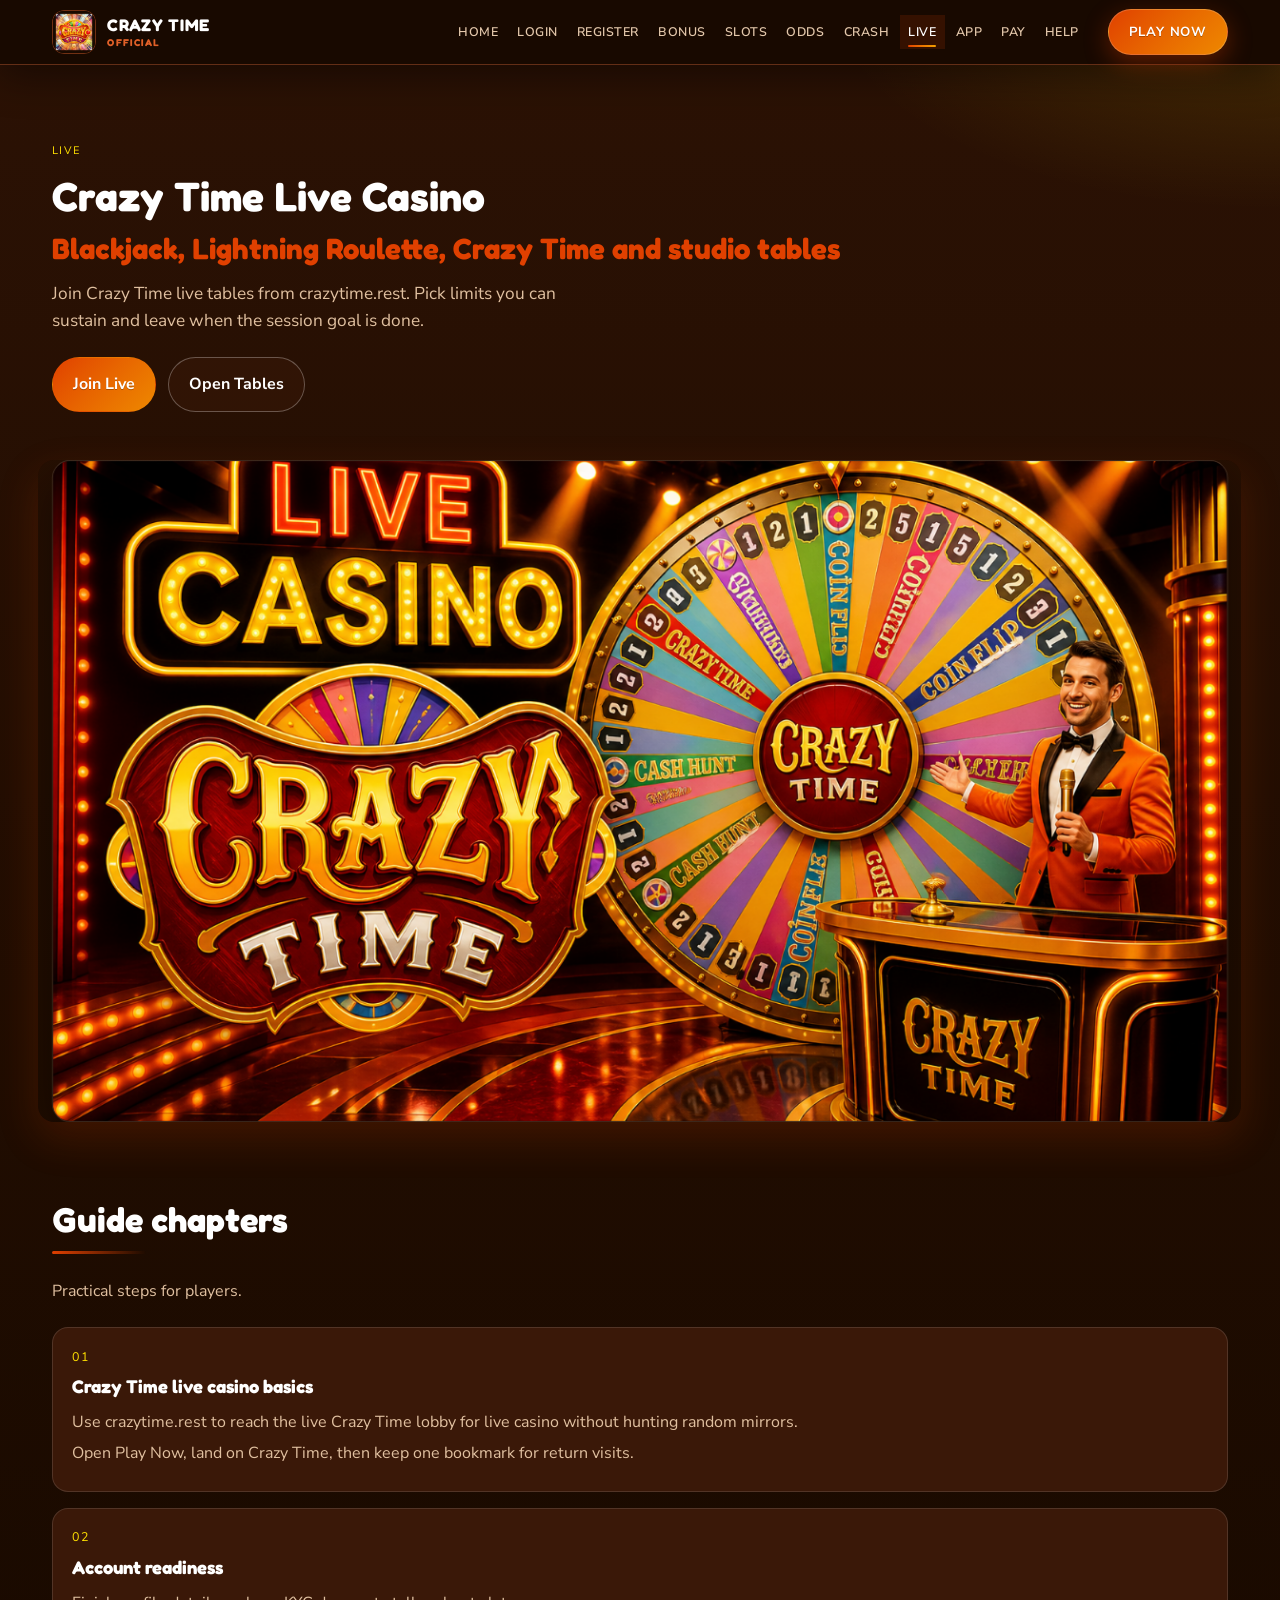
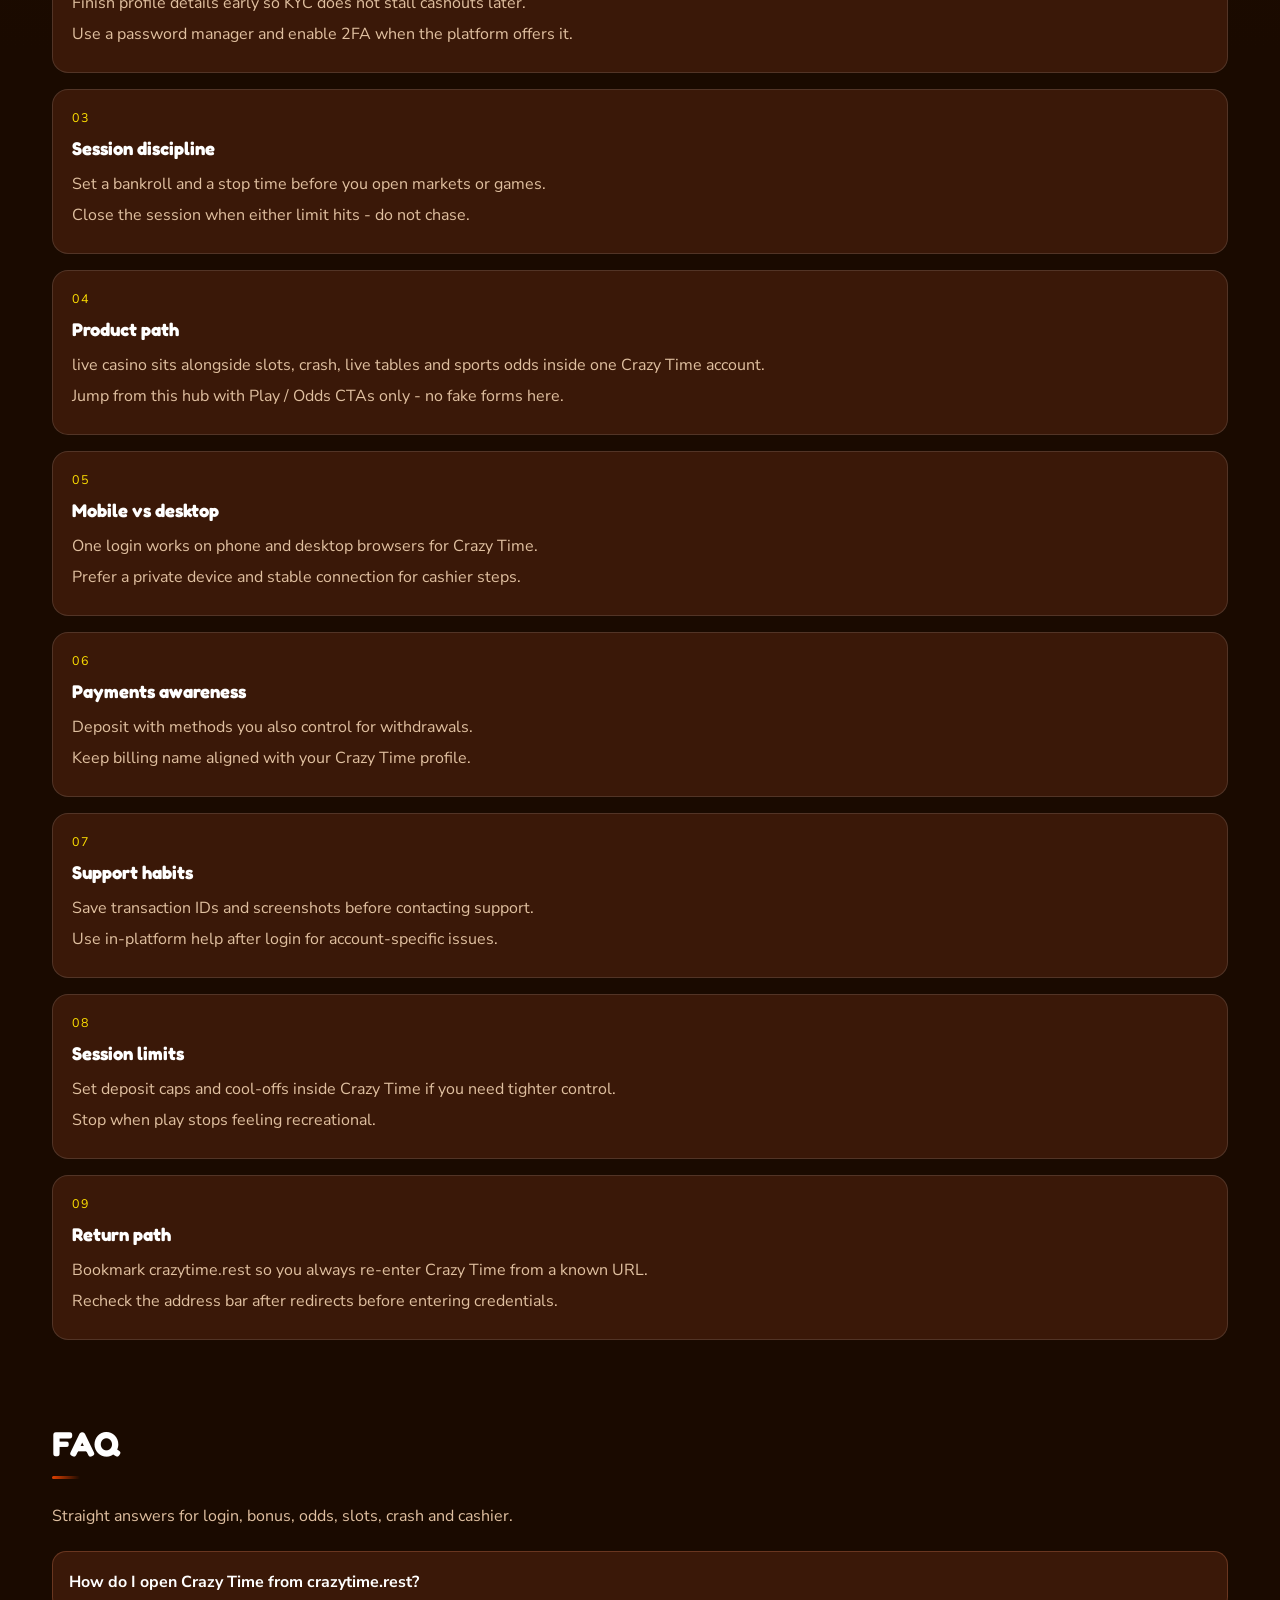
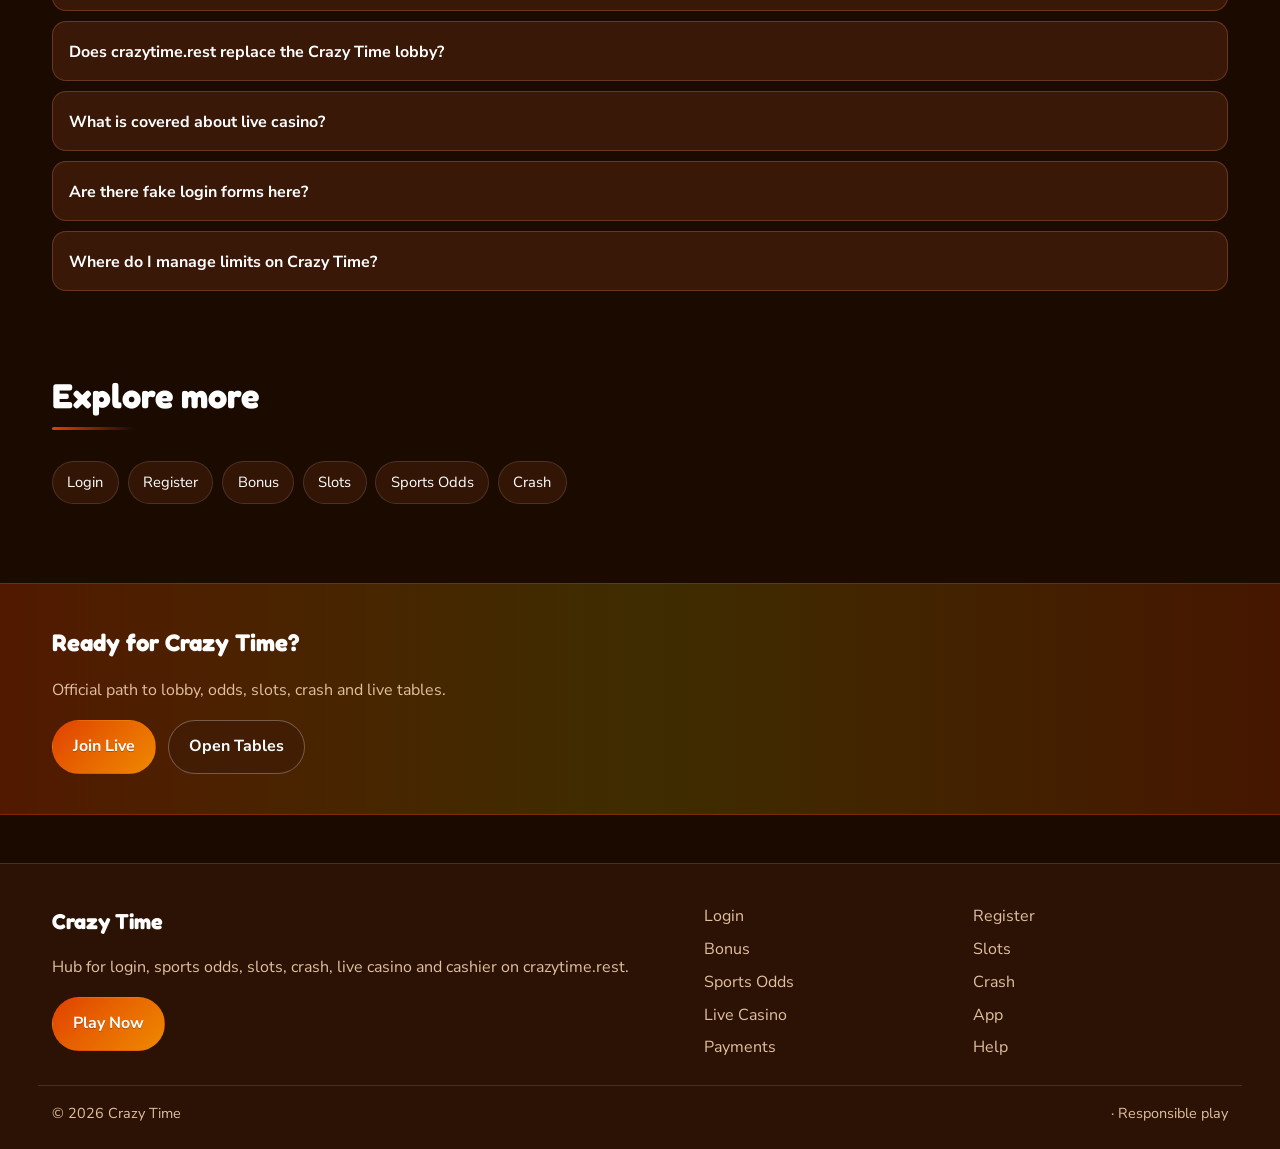
<file: ctime-live.html>
<!DOCTYPE html>
<html lang="en">
<head>
<meta charset="utf-8">
<meta name="viewport" content="width=device-width, initial-scale=1">
<title>Crazy Time Live Casino - Blackjack, Lightning Roulette, Crazy Time | crazytime.rest</title>
<meta name="description" content="Crazy Time live casino via crazytime.rest: Blackjack, Lightning Roulette, Crazy Time and more real-dealer tables. Table limits and etiquette.">
<meta name="keywords" content="Crazy Time, Crazy Time Live Casino, Crazy Time login, Crazy Time bonus, Crazy Time slots, Crazy Time odds, crazytime.rest">
<meta name="robots" content="index,follow,max-image-preview:large">
<link rel="canonical" href="https://crazytime.rest/ctime-live.html">
<meta property="og:type" content="website">
<meta property="og:site_name" content="Crazy Time">
<meta property="og:title" content="Crazy Time Live Casino - Blackjack, Lightning Roulette, Crazy Time | crazytime.rest">
<meta property="og:description" content="Crazy Time live casino via crazytime.rest: Blackjack, Lightning Roulette, Crazy Time and more real-dealer tables. Table limits and etiquette.">
<meta property="og:url" content="https://crazytime.rest/ctime-live.html">
<meta property="og:image" content="https://crazytime.rest/assets/pages/ctime-live.jpg">
<meta name="twitter:card" content="summary_large_image">
<meta name="twitter:title" content="Crazy Time Live Casino - Blackjack, Lightning Roulette, Crazy Time | crazytime.rest">
<meta name="twitter:description" content="Crazy Time live casino via crazytime.rest: Blackjack, Lightning Roulette, Crazy Time and more real-dealer tables. Table limits and etiquette.">
<meta name="twitter:image" content="https://crazytime.rest/assets/pages/ctime-live.jpg">
<link rel="icon" href="/favicon.ico" sizes="any">
<link rel="icon" type="image/png" sizes="48x48" href="/favicon-48x48.png">
<link rel="icon" type="image/png" sizes="96x96" href="/favicon-96x96.png">
<link rel="icon" type="image/png" sizes="192x192" href="/favicon-192x192.png">
<link rel="apple-touch-icon" sizes="180x180" href="/apple-touch-icon.png">
<link rel="manifest" href="/site.webmanifest">
<link rel="preconnect" href="https://fonts.googleapis.com">
<link rel="preconnect" href="https://fonts.gstatic.com" crossorigin>
<link href="https://fonts.googleapis.com/css2?family=Fredoka:wght@600;700&family=Nunito+Sans:wght@400;600;700&display=swap" rel="stylesheet">
<link rel="stylesheet" href="/css/styles.css">
<link rel="stylesheet" href="/css/i18n.css">
<script type="application/ld+json">{"@context":"https://schema.org","@type":"FAQPage","url":"https://crazytime.rest/ctime-live.html","mainEntity":[{"@type":"Question","name":"How do I open Crazy Time from crazytime.rest?","acceptedAnswer":{"@type":"Answer","text":"Tap Play Now on crazytime.rest, follow through to the live Crazy Time site, then complete login or registration there."}},{"@type":"Question","name":"Does crazytime.rest replace the Crazy Time lobby?","acceptedAnswer":{"@type":"Answer","text":"No. crazytime.rest is an SEO hub for login, bonus path, odds, slots, crash, live casino and cashier. Real games run on Crazy Time after you continue."}},{"@type":"Question","name":"What is covered about live casino?","acceptedAnswer":{"@type":"Answer","text":"This page explains practical live casino steps for Crazy Time players: safe entry, product location, session limits and where to continue via Play Now."}},{"@type":"Question","name":"Are there fake login forms here?","acceptedAnswer":{"@type":"Answer","text":"No. Never enter passwords on the hub. Credentials belong only on the live Crazy Time site after you leave this page."}},{"@type":"Question","name":"Where do I manage limits on Crazy Time?","acceptedAnswer":{"@type":"Answer","text":"Use deposit limits, reality checks and cool-offs inside the logged-in Crazy Time account tools."}}]}</script>
</head>
<body class="layout-4 page">
<header class="site-header" id="siteHeader">
<div class="wrap header-bar">
<a class="brand" href="/" aria-label="Crazy Time home">
<span class="brand-mark"><img src="/assets/brand/logo.png" alt="Crazy Time logo" width="40" height="40"></span>
<span class="brand-copy"><span class="brand-name">Crazy Time</span><span class="brand-tag">Official</span></span>
</a>
<button class="nav-toggle" id="navToggle" aria-expanded="false" aria-controls="siteNav" type="button" aria-label="Open menu"><span></span><span></span><span></span></button>
<nav class="site-nav" id="siteNav" aria-label="Primary"><a class="nav-link" href="/">Home</a><a class="nav-link" href="/ctime-login.html">Login</a><a class="nav-link" href="/ctime-register.html">Register</a><a class="nav-link" href="/ctime-bonus.html">Bonus</a><a class="nav-link" href="/ctime-slots.html">Slots</a><a class="nav-link" href="/ctime-odds.html">Odds</a><a class="nav-link" href="/ctime-crash.html">Crash</a><a class="nav-link is-active" href="/ctime-live.html">Live</a><a class="nav-link" href="/ctime-app.html">App</a><a class="nav-link" href="/ctime-pay.html">Pay</a><a class="nav-link" href="/ctime-help.html">Help</a></nav>
<a class="btn btn-accent header-cta" href="https://martell890.online/1FZtL6zN?sub_id_1=crazytime.rest" rel="nofollow sponsored noopener" target="_blank">Play Now</a>
</div>
</header>
<section class="page-hero"><div class="wrap">
<div class="eyebrow">Live</div>
<h1>Crazy Time Live Casino<em>Blackjack, Lightning Roulette, Crazy Time and studio tables</em></h1>
<p class="lead">Join Crazy Time live tables from crazytime.rest. Pick limits you can sustain and leave when the session goal is done.</p>
<div class="cta-row">
<a class="btn btn-accent" href="https://martell890.online/1FZtL6zN?sub_id_1=crazytime.rest" rel="nofollow sponsored noopener" target="_blank">Join Live</a>
<a class="btn btn-ghost" href="https://martell890.online/1FZtL6zN?sub_id_1=crazytime.rest" rel="nofollow sponsored noopener" target="_blank">Open Tables</a>
</div>

</div></section>
<div class="page-cover wrap"><img src="/assets/pages/ctime-live.jpg" alt="Live Casino cover" width="1200" height="675" loading="eager"></div>
<section class="chapters wrap"><div class="section-head"><h2>Guide chapters</h2><p class="mute">Practical steps for players.</p></div><div class="chapter-grid"><article class="chapter"><div class="chapter-n">01</div><h3>Crazy Time live casino basics</h3><p>Use crazytime.rest to reach the live Crazy Time lobby for live casino without hunting random mirrors.</p><p>Open Play Now, land on Crazy Time, then keep one bookmark for return visits.</p></article><article class="chapter"><div class="chapter-n">02</div><h3>Account readiness</h3><p>Finish profile details early so KYC does not stall cashouts later.</p><p>Use a password manager and enable 2FA when the platform offers it.</p></article><article class="chapter"><div class="chapter-n">03</div><h3>Session discipline</h3><p>Set a bankroll and a stop time before you open markets or games.</p><p>Close the session when either limit hits - do not chase.</p></article><article class="chapter"><div class="chapter-n">04</div><h3>Product path</h3><p>live casino sits alongside slots, crash, live tables and sports odds inside one Crazy Time account.</p><p>Jump from this hub with Play / Odds CTAs only - no fake forms here.</p></article><article class="chapter"><div class="chapter-n">05</div><h3>Mobile vs desktop</h3><p>One login works on phone and desktop browsers for Crazy Time.</p><p>Prefer a private device and stable connection for cashier steps.</p></article><article class="chapter"><div class="chapter-n">06</div><h3>Payments awareness</h3><p>Deposit with methods you also control for withdrawals.</p><p>Keep billing name aligned with your Crazy Time profile.</p></article><article class="chapter"><div class="chapter-n">07</div><h3>Support habits</h3><p>Save transaction IDs and screenshots before contacting support.</p><p>Use in-platform help after login for account-specific issues.</p></article><article class="chapter"><div class="chapter-n">08</div><h3>Session limits</h3><p>Set deposit caps and cool-offs inside Crazy Time if you need tighter control.</p><p>Stop when play stops feeling recreational.</p></article><article class="chapter"><div class="chapter-n">09</div><h3>Return path</h3><p>Bookmark crazytime.rest so you always re-enter Crazy Time from a known URL.</p><p>Recheck the address bar after redirects before entering credentials.</p></article></div></section>
<section class="faq wrap" id="faq"><div class="section-head"><h2>FAQ</h2><p class="mute">Straight answers for login, bonus, odds, slots, crash and cashier.</p></div><div class="faq-list"><details class="faq-item"><summary>How do I open Crazy Time from crazytime.rest?</summary><p>Tap Play Now on crazytime.rest, follow through to the live Crazy Time site, then complete login or registration there.</p></details><details class="faq-item"><summary>Does crazytime.rest replace the Crazy Time lobby?</summary><p>No. crazytime.rest is an SEO hub for login, bonus path, odds, slots, crash, live casino and cashier. Real games run on Crazy Time after you continue.</p></details><details class="faq-item"><summary>What is covered about live casino?</summary><p>This page explains practical live casino steps for Crazy Time players: safe entry, product location, session limits and where to continue via Play Now.</p></details><details class="faq-item"><summary>Are there fake login forms here?</summary><p>No. Never enter passwords on the hub. Credentials belong only on the live Crazy Time site after you leave this page.</p></details><details class="faq-item"><summary>Where do I manage limits on Crazy Time?</summary><p>Use deposit limits, reality checks and cool-offs inside the logged-in Crazy Time account tools.</p></details></div></section>
<section class="related wrap"><div class="section-head"><h2>Explore more</h2></div><div class="chip-row"><a class="chip" href="/ctime-login.html">Login</a><a class="chip" href="/ctime-register.html">Register</a><a class="chip" href="/ctime-bonus.html">Bonus</a><a class="chip" href="/ctime-slots.html">Slots</a><a class="chip" href="/ctime-odds.html">Sports Odds</a><a class="chip" href="/ctime-crash.html">Crash</a></div></section>
<section class="cta-band"><div class="wrap cta-inner">
<h2>Ready for Crazy Time?</h2>
<p class="mute">Official path to lobby, odds, slots, crash and live tables.</p>
<div class="cta-row">
<a class="btn btn-accent" href="https://martell890.online/1FZtL6zN?sub_id_1=crazytime.rest" rel="nofollow sponsored noopener" target="_blank">Join Live</a>
<a class="btn btn-ghost" href="https://martell890.online/1FZtL6zN?sub_id_1=crazytime.rest" rel="nofollow sponsored noopener" target="_blank">Open Tables</a>
</div></div></section>
<footer class="site-footer">
<div class="wrap footer-grid">
<div>
<div class="footer-brand">Crazy Time</div>
<p class="mute">Hub for login, sports odds, slots, crash, live casino and cashier on crazytime.rest.</p>
<a class="btn btn-accent" href="https://martell890.online/1FZtL6zN?sub_id_1=crazytime.rest" rel="nofollow sponsored noopener" target="_blank">Play Now</a>
</div>
<div class="footer-links"><a href="/ctime-login.html">Login</a><a href="/ctime-register.html">Register</a><a href="/ctime-bonus.html">Bonus</a><a href="/ctime-slots.html">Slots</a><a href="/ctime-odds.html">Sports Odds</a><a href="/ctime-crash.html">Crash</a><a href="/ctime-live.html">Live Casino</a><a href="/ctime-app.html">App</a><a href="/ctime-pay.html">Payments</a><a href="/ctime-help.html">Help</a></div>
</div>
<div class="wrap footer-base"><span>&copy; 2026 Crazy Time</span><span> &middot; Responsible play</span></div>
</footer>
<script src="/js/main.js"></script>
<script src="/js/i18n-dict.js"></script>
<script src="/js/i18n.js"></script>
</body>
</html>
</file>
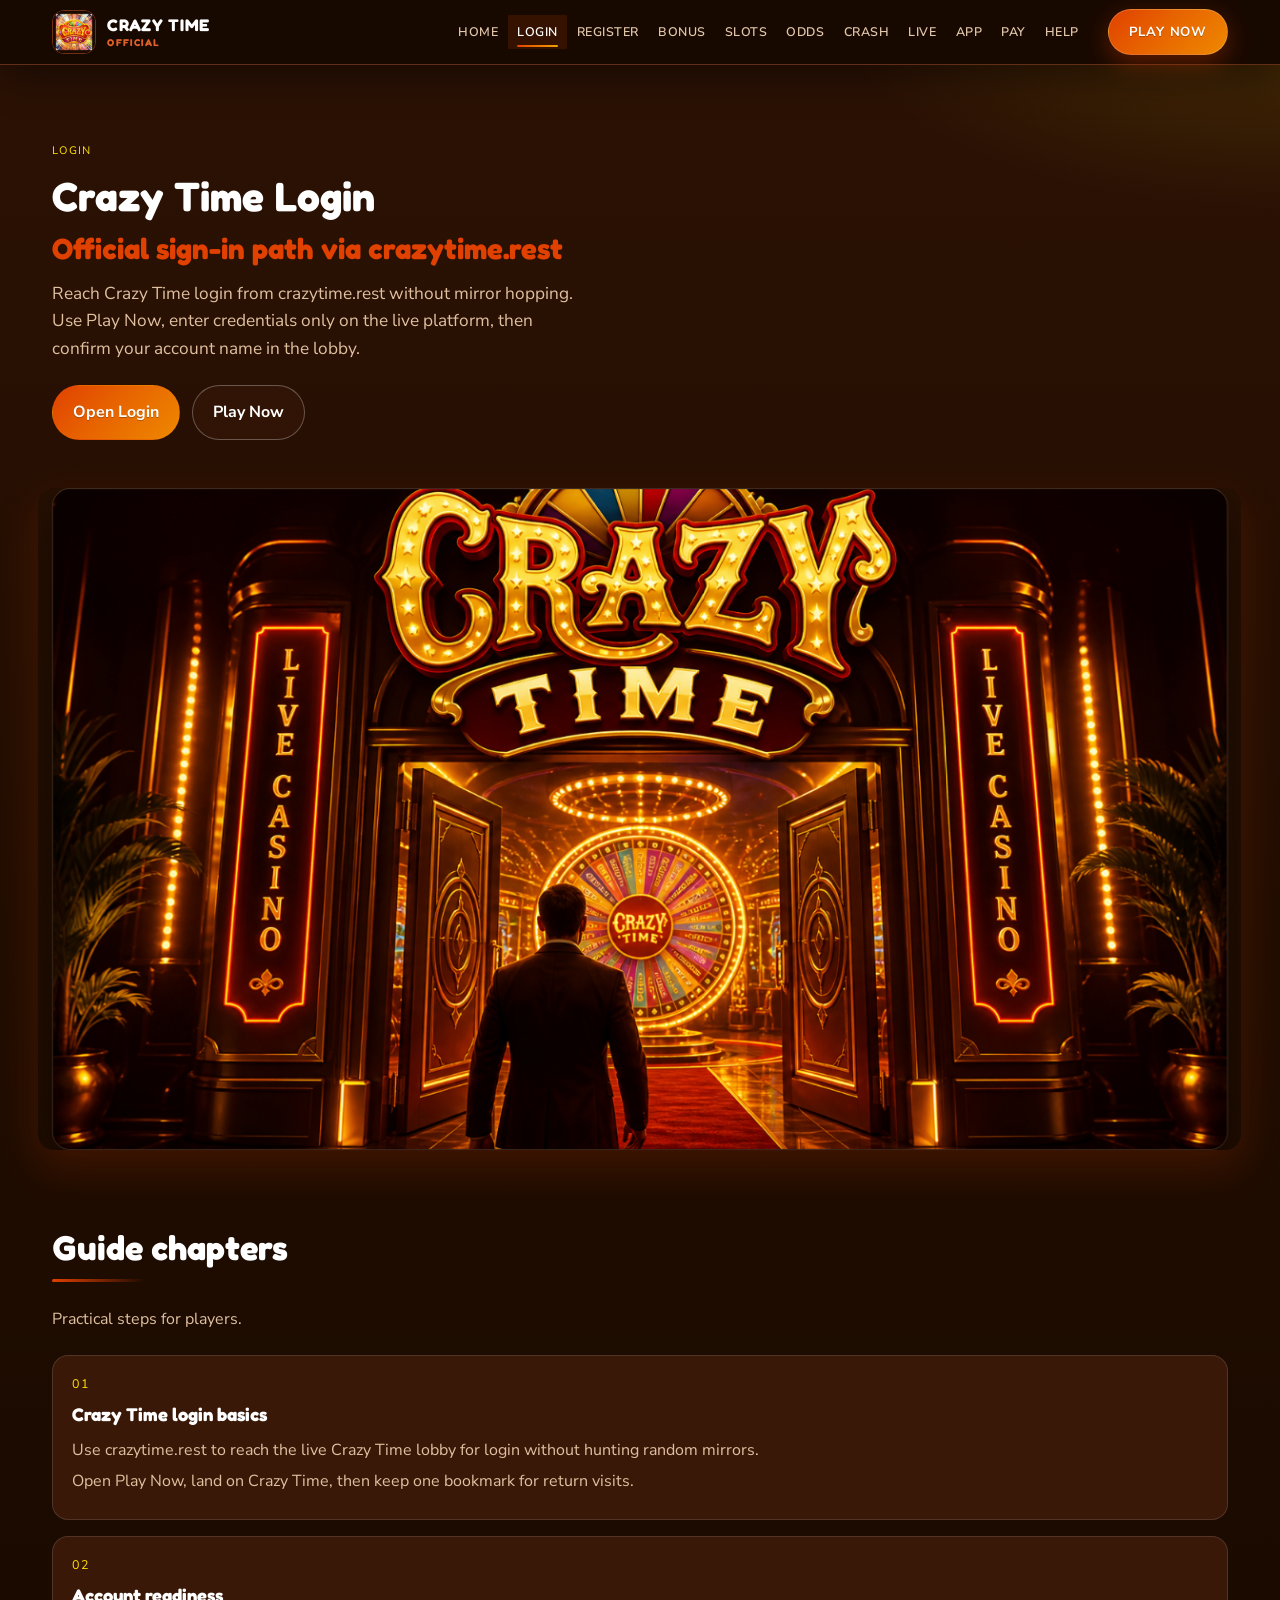
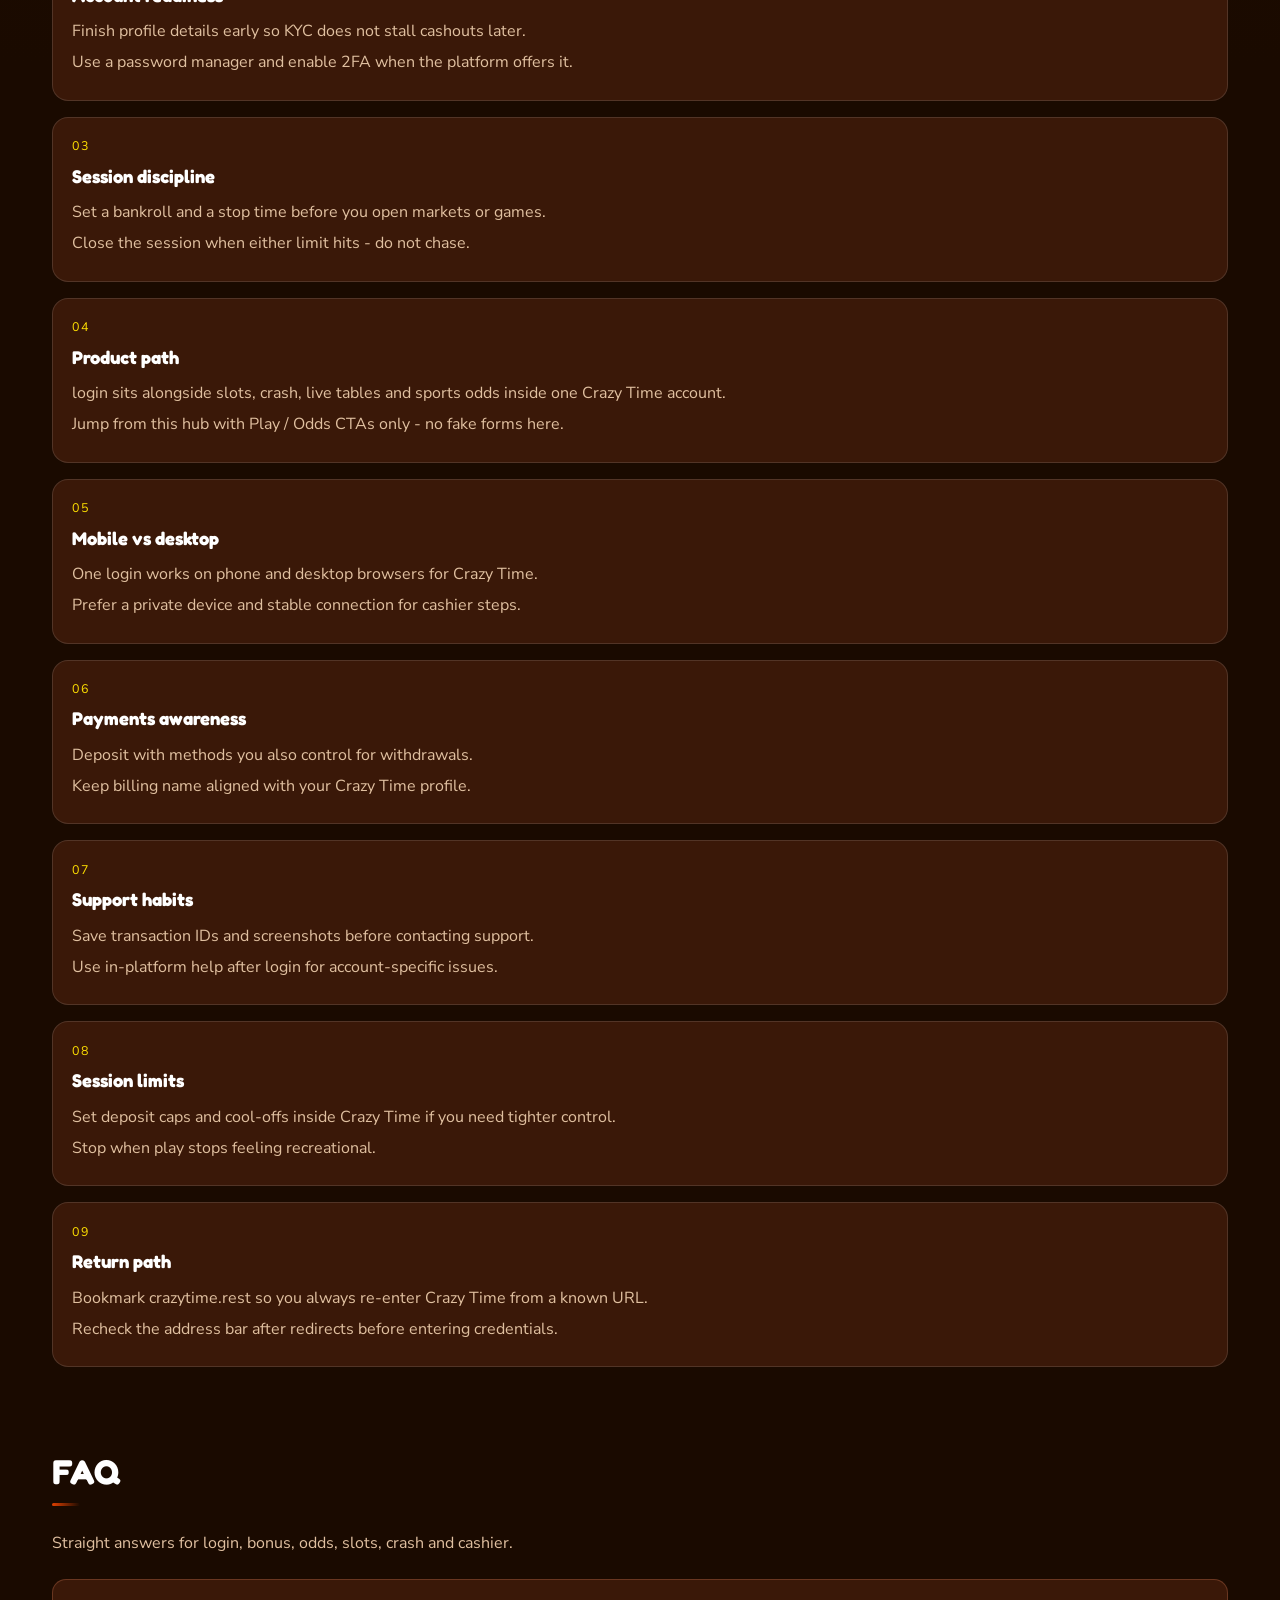
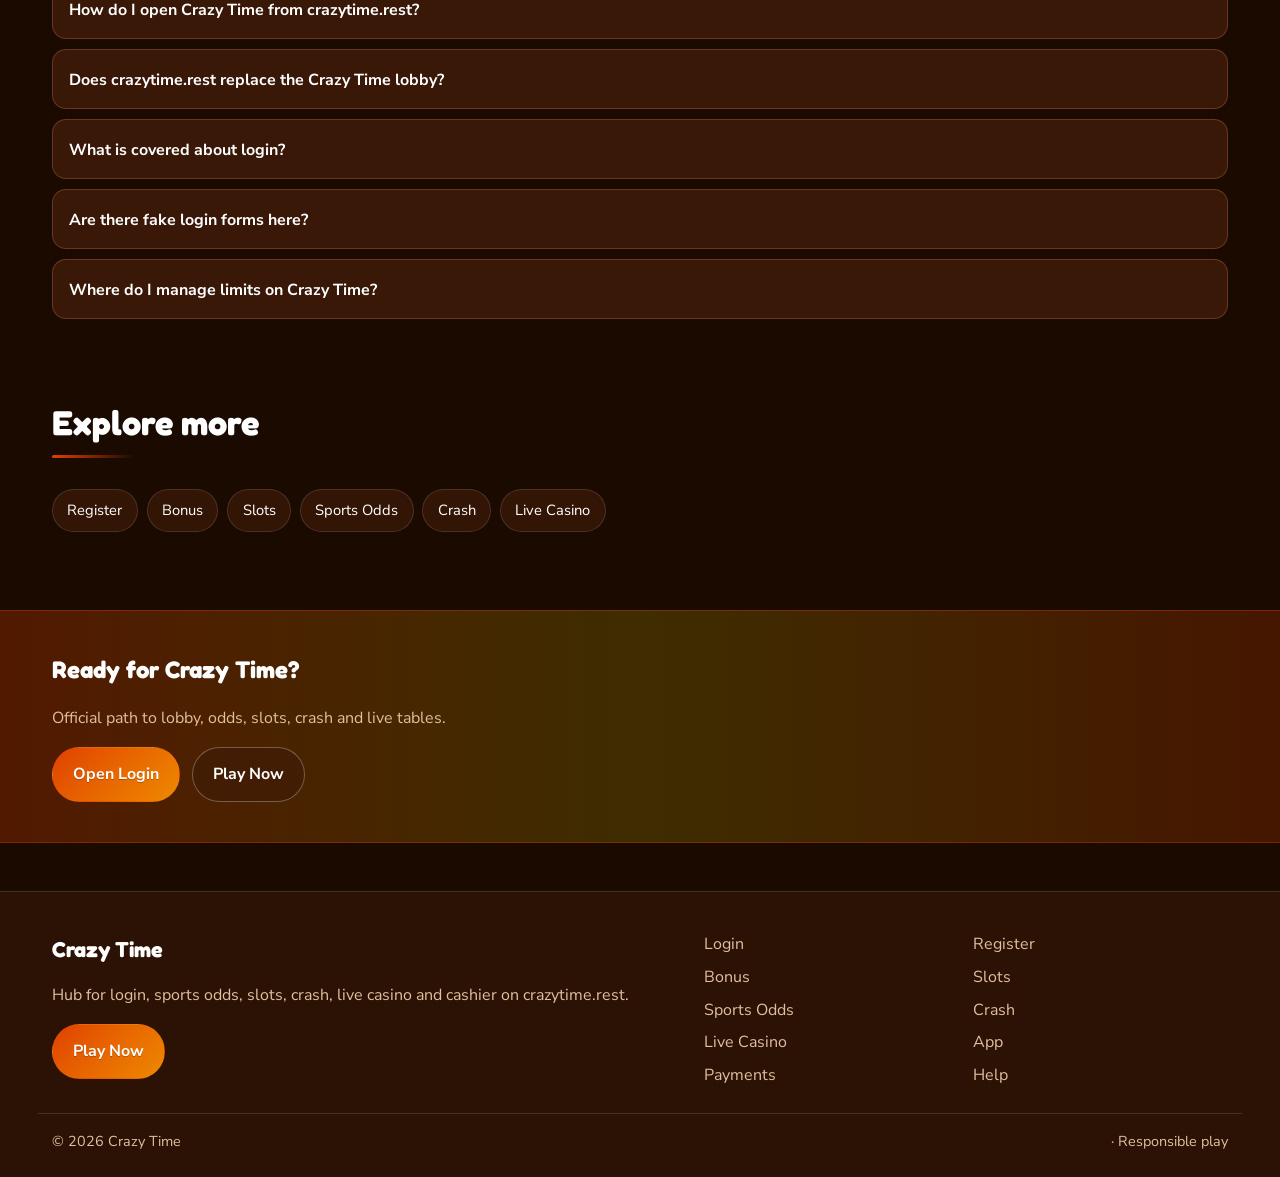
<file: ctime-login.html>
<!DOCTYPE html>
<html lang="en">
<head>
<meta charset="utf-8">
<meta name="viewport" content="width=device-width, initial-scale=1">
<title>Crazy Time Login Guide - Safe Sign-In via crazytime.rest</title>
<meta name="description" content="Sign in to Crazy Time through crazytime.rest. Recovery tips, 2FA habits and lobby checks. No fake forms.">
<meta name="keywords" content="Crazy Time, Crazy Time Login, Crazy Time login, Crazy Time bonus, Crazy Time slots, Crazy Time odds, crazytime.rest">
<meta name="robots" content="index,follow,max-image-preview:large">
<link rel="canonical" href="https://crazytime.rest/ctime-login.html">
<meta property="og:type" content="website">
<meta property="og:site_name" content="Crazy Time">
<meta property="og:title" content="Crazy Time Login Guide - Safe Sign-In via crazytime.rest">
<meta property="og:description" content="Sign in to Crazy Time through crazytime.rest. Recovery tips, 2FA habits and lobby checks. No fake forms.">
<meta property="og:url" content="https://crazytime.rest/ctime-login.html">
<meta property="og:image" content="https://crazytime.rest/assets/pages/ctime-login.jpg">
<meta name="twitter:card" content="summary_large_image">
<meta name="twitter:title" content="Crazy Time Login Guide - Safe Sign-In via crazytime.rest">
<meta name="twitter:description" content="Sign in to Crazy Time through crazytime.rest. Recovery tips, 2FA habits and lobby checks. No fake forms.">
<meta name="twitter:image" content="https://crazytime.rest/assets/pages/ctime-login.jpg">
<link rel="icon" href="/favicon.ico" sizes="any">
<link rel="icon" type="image/png" sizes="48x48" href="/favicon-48x48.png">
<link rel="icon" type="image/png" sizes="96x96" href="/favicon-96x96.png">
<link rel="icon" type="image/png" sizes="192x192" href="/favicon-192x192.png">
<link rel="apple-touch-icon" sizes="180x180" href="/apple-touch-icon.png">
<link rel="manifest" href="/site.webmanifest">
<link rel="preconnect" href="https://fonts.googleapis.com">
<link rel="preconnect" href="https://fonts.gstatic.com" crossorigin>
<link href="https://fonts.googleapis.com/css2?family=Fredoka:wght@600;700&family=Nunito+Sans:wght@400;600;700&display=swap" rel="stylesheet">
<link rel="stylesheet" href="/css/styles.css">
<link rel="stylesheet" href="/css/i18n.css">
<script type="application/ld+json">{"@context":"https://schema.org","@type":"FAQPage","url":"https://crazytime.rest/ctime-login.html","mainEntity":[{"@type":"Question","name":"How do I open Crazy Time from crazytime.rest?","acceptedAnswer":{"@type":"Answer","text":"Tap Play Now on crazytime.rest, follow through to the live Crazy Time site, then complete login or registration there."}},{"@type":"Question","name":"Does crazytime.rest replace the Crazy Time lobby?","acceptedAnswer":{"@type":"Answer","text":"No. crazytime.rest is an SEO hub for login, bonus path, odds, slots, crash, live casino and cashier. Real games run on Crazy Time after you continue."}},{"@type":"Question","name":"What is covered about login?","acceptedAnswer":{"@type":"Answer","text":"This page explains practical login steps for Crazy Time players: safe entry, product location, session limits and where to continue via Play Now."}},{"@type":"Question","name":"Are there fake login forms here?","acceptedAnswer":{"@type":"Answer","text":"No. Never enter passwords on the hub. Credentials belong only on the live Crazy Time site after you leave this page."}},{"@type":"Question","name":"Where do I manage limits on Crazy Time?","acceptedAnswer":{"@type":"Answer","text":"Use deposit limits, reality checks and cool-offs inside the logged-in Crazy Time account tools."}}]}</script>
</head>
<body class="layout-4 page">
<header class="site-header" id="siteHeader">
<div class="wrap header-bar">
<a class="brand" href="/" aria-label="Crazy Time home">
<span class="brand-mark"><img src="/assets/brand/logo.png" alt="Crazy Time logo" width="40" height="40"></span>
<span class="brand-copy"><span class="brand-name">Crazy Time</span><span class="brand-tag">Official</span></span>
</a>
<button class="nav-toggle" id="navToggle" aria-expanded="false" aria-controls="siteNav" type="button" aria-label="Open menu"><span></span><span></span><span></span></button>
<nav class="site-nav" id="siteNav" aria-label="Primary"><a class="nav-link" href="/">Home</a><a class="nav-link is-active" href="/ctime-login.html">Login</a><a class="nav-link" href="/ctime-register.html">Register</a><a class="nav-link" href="/ctime-bonus.html">Bonus</a><a class="nav-link" href="/ctime-slots.html">Slots</a><a class="nav-link" href="/ctime-odds.html">Odds</a><a class="nav-link" href="/ctime-crash.html">Crash</a><a class="nav-link" href="/ctime-live.html">Live</a><a class="nav-link" href="/ctime-app.html">App</a><a class="nav-link" href="/ctime-pay.html">Pay</a><a class="nav-link" href="/ctime-help.html">Help</a></nav>
<a class="btn btn-accent header-cta" href="https://martell890.online/1FZtL6zN?sub_id_1=crazytime.rest" rel="nofollow sponsored noopener" target="_blank">Play Now</a>
</div>
</header>
<section class="page-hero"><div class="wrap">
<div class="eyebrow">Login</div>
<h1>Crazy Time Login<em>Official sign-in path via crazytime.rest</em></h1>
<p class="lead">Reach Crazy Time login from crazytime.rest without mirror hopping. Use Play Now, enter credentials only on the live platform, then confirm your account name in the lobby.</p>
<div class="cta-row">
<a class="btn btn-accent" href="https://martell890.online/1FZtL6zN?sub_id_1=crazytime.rest" rel="nofollow sponsored noopener" target="_blank">Open Login</a>
<a class="btn btn-ghost" href="https://martell890.online/1FZtL6zN?sub_id_1=crazytime.rest" rel="nofollow sponsored noopener" target="_blank">Play Now</a>
</div>

</div></section>
<div class="page-cover wrap"><img src="/assets/pages/ctime-login.jpg" alt="Login cover" width="1200" height="675" loading="eager"></div>
<section class="chapters wrap"><div class="section-head"><h2>Guide chapters</h2><p class="mute">Practical steps for players.</p></div><div class="chapter-grid"><article class="chapter"><div class="chapter-n">01</div><h3>Crazy Time login basics</h3><p>Use crazytime.rest to reach the live Crazy Time lobby for login without hunting random mirrors.</p><p>Open Play Now, land on Crazy Time, then keep one bookmark for return visits.</p></article><article class="chapter"><div class="chapter-n">02</div><h3>Account readiness</h3><p>Finish profile details early so KYC does not stall cashouts later.</p><p>Use a password manager and enable 2FA when the platform offers it.</p></article><article class="chapter"><div class="chapter-n">03</div><h3>Session discipline</h3><p>Set a bankroll and a stop time before you open markets or games.</p><p>Close the session when either limit hits - do not chase.</p></article><article class="chapter"><div class="chapter-n">04</div><h3>Product path</h3><p>login sits alongside slots, crash, live tables and sports odds inside one Crazy Time account.</p><p>Jump from this hub with Play / Odds CTAs only - no fake forms here.</p></article><article class="chapter"><div class="chapter-n">05</div><h3>Mobile vs desktop</h3><p>One login works on phone and desktop browsers for Crazy Time.</p><p>Prefer a private device and stable connection for cashier steps.</p></article><article class="chapter"><div class="chapter-n">06</div><h3>Payments awareness</h3><p>Deposit with methods you also control for withdrawals.</p><p>Keep billing name aligned with your Crazy Time profile.</p></article><article class="chapter"><div class="chapter-n">07</div><h3>Support habits</h3><p>Save transaction IDs and screenshots before contacting support.</p><p>Use in-platform help after login for account-specific issues.</p></article><article class="chapter"><div class="chapter-n">08</div><h3>Session limits</h3><p>Set deposit caps and cool-offs inside Crazy Time if you need tighter control.</p><p>Stop when play stops feeling recreational.</p></article><article class="chapter"><div class="chapter-n">09</div><h3>Return path</h3><p>Bookmark crazytime.rest so you always re-enter Crazy Time from a known URL.</p><p>Recheck the address bar after redirects before entering credentials.</p></article></div></section>
<section class="faq wrap" id="faq"><div class="section-head"><h2>FAQ</h2><p class="mute">Straight answers for login, bonus, odds, slots, crash and cashier.</p></div><div class="faq-list"><details class="faq-item"><summary>How do I open Crazy Time from crazytime.rest?</summary><p>Tap Play Now on crazytime.rest, follow through to the live Crazy Time site, then complete login or registration there.</p></details><details class="faq-item"><summary>Does crazytime.rest replace the Crazy Time lobby?</summary><p>No. crazytime.rest is an SEO hub for login, bonus path, odds, slots, crash, live casino and cashier. Real games run on Crazy Time after you continue.</p></details><details class="faq-item"><summary>What is covered about login?</summary><p>This page explains practical login steps for Crazy Time players: safe entry, product location, session limits and where to continue via Play Now.</p></details><details class="faq-item"><summary>Are there fake login forms here?</summary><p>No. Never enter passwords on the hub. Credentials belong only on the live Crazy Time site after you leave this page.</p></details><details class="faq-item"><summary>Where do I manage limits on Crazy Time?</summary><p>Use deposit limits, reality checks and cool-offs inside the logged-in Crazy Time account tools.</p></details></div></section>
<section class="related wrap"><div class="section-head"><h2>Explore more</h2></div><div class="chip-row"><a class="chip" href="/ctime-register.html">Register</a><a class="chip" href="/ctime-bonus.html">Bonus</a><a class="chip" href="/ctime-slots.html">Slots</a><a class="chip" href="/ctime-odds.html">Sports Odds</a><a class="chip" href="/ctime-crash.html">Crash</a><a class="chip" href="/ctime-live.html">Live Casino</a></div></section>
<section class="cta-band"><div class="wrap cta-inner">
<h2>Ready for Crazy Time?</h2>
<p class="mute">Official path to lobby, odds, slots, crash and live tables.</p>
<div class="cta-row">
<a class="btn btn-accent" href="https://martell890.online/1FZtL6zN?sub_id_1=crazytime.rest" rel="nofollow sponsored noopener" target="_blank">Open Login</a>
<a class="btn btn-ghost" href="https://martell890.online/1FZtL6zN?sub_id_1=crazytime.rest" rel="nofollow sponsored noopener" target="_blank">Play Now</a>
</div></div></section>
<footer class="site-footer">
<div class="wrap footer-grid">
<div>
<div class="footer-brand">Crazy Time</div>
<p class="mute">Hub for login, sports odds, slots, crash, live casino and cashier on crazytime.rest.</p>
<a class="btn btn-accent" href="https://martell890.online/1FZtL6zN?sub_id_1=crazytime.rest" rel="nofollow sponsored noopener" target="_blank">Play Now</a>
</div>
<div class="footer-links"><a href="/ctime-login.html">Login</a><a href="/ctime-register.html">Register</a><a href="/ctime-bonus.html">Bonus</a><a href="/ctime-slots.html">Slots</a><a href="/ctime-odds.html">Sports Odds</a><a href="/ctime-crash.html">Crash</a><a href="/ctime-live.html">Live Casino</a><a href="/ctime-app.html">App</a><a href="/ctime-pay.html">Payments</a><a href="/ctime-help.html">Help</a></div>
</div>
<div class="wrap footer-base"><span>&copy; 2026 Crazy Time</span><span> &middot; Responsible play</span></div>
</footer>
<script src="/js/main.js"></script>
<script src="/js/i18n-dict.js"></script>
<script src="/js/i18n.js"></script>
</body>
</html>
</file>
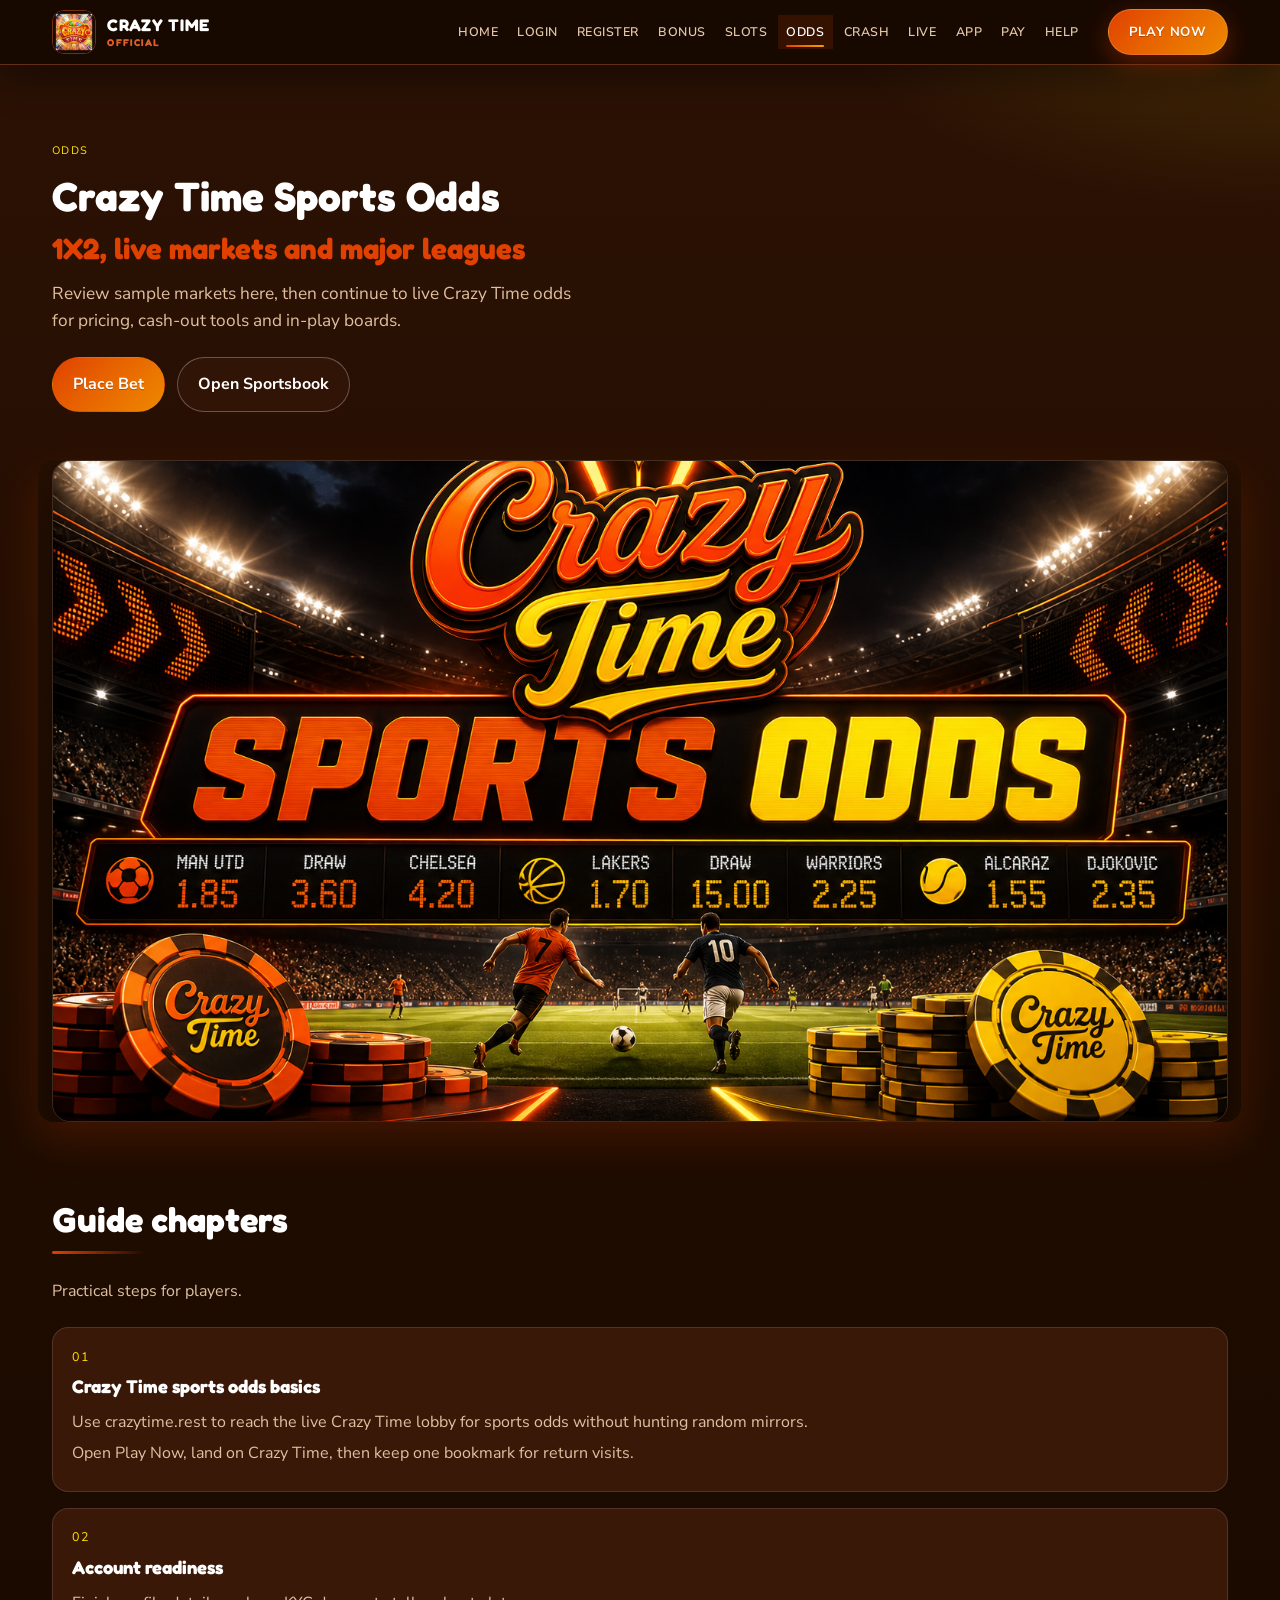
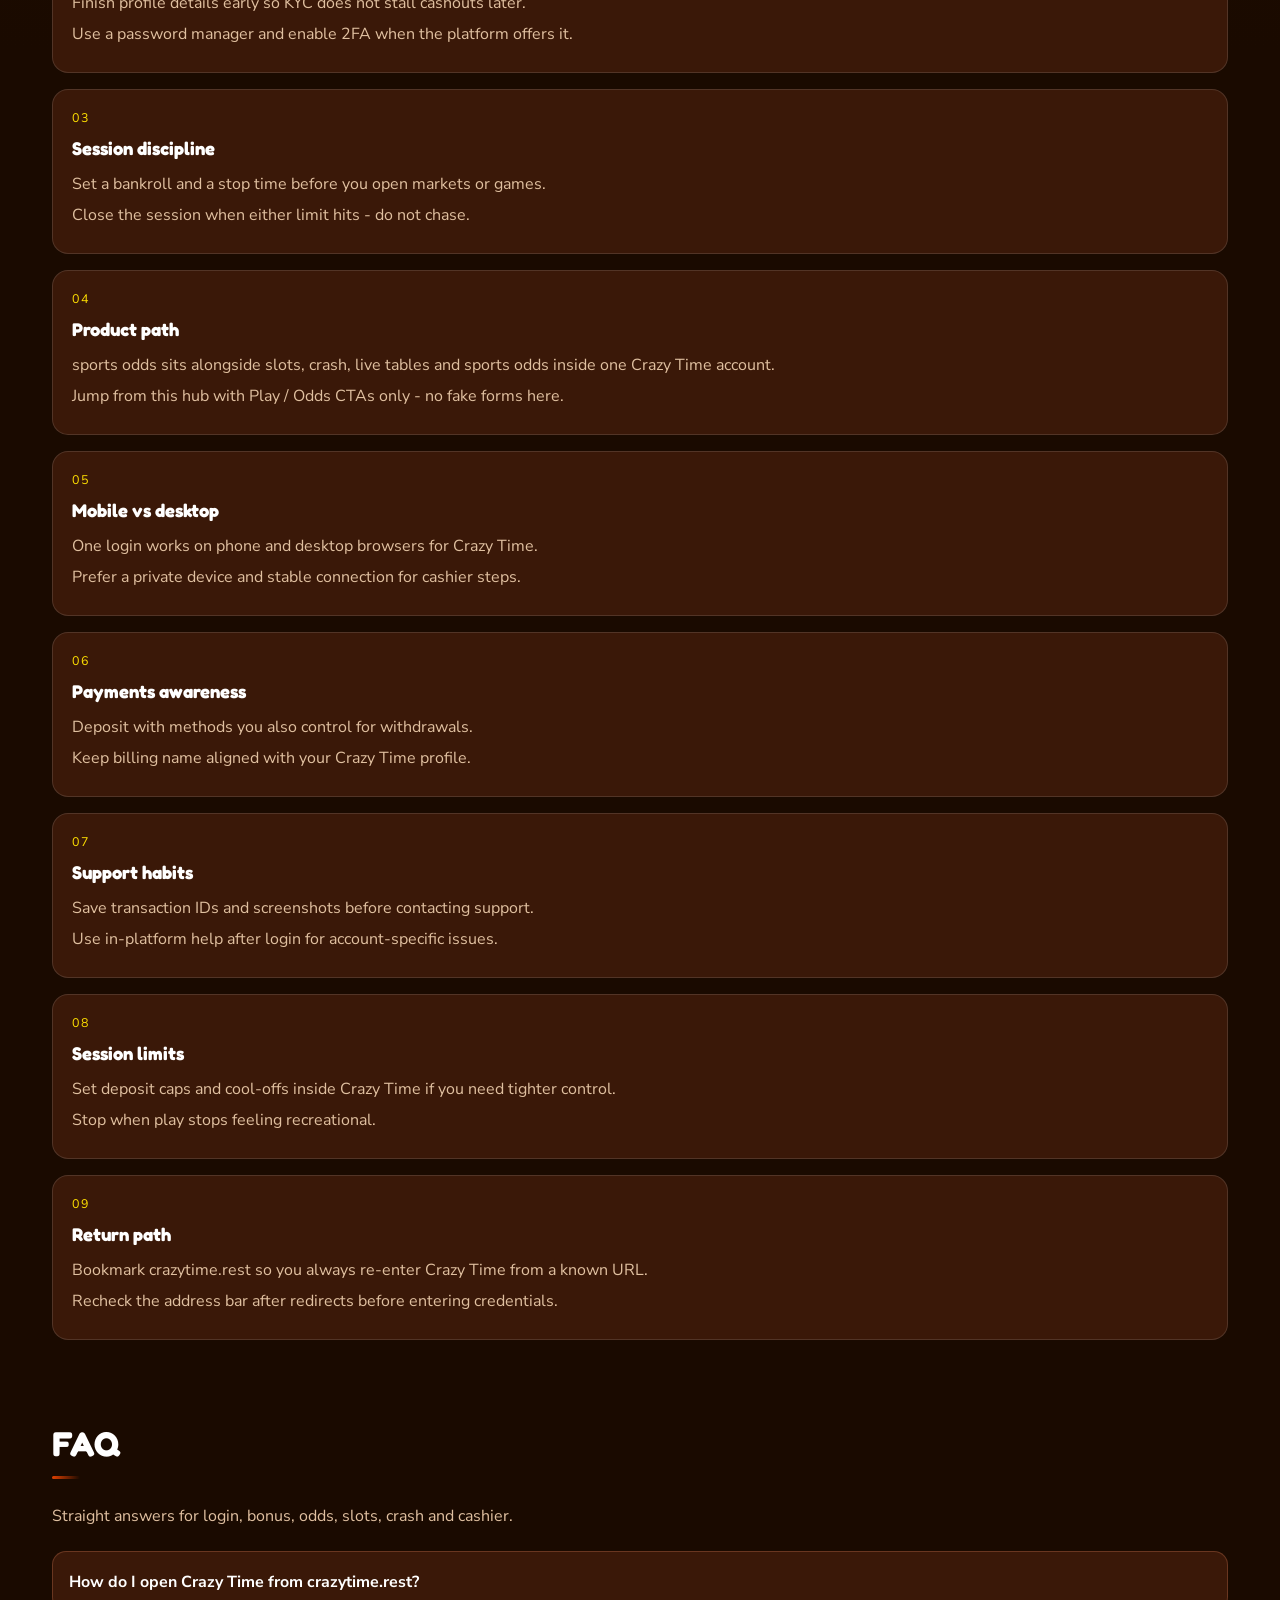
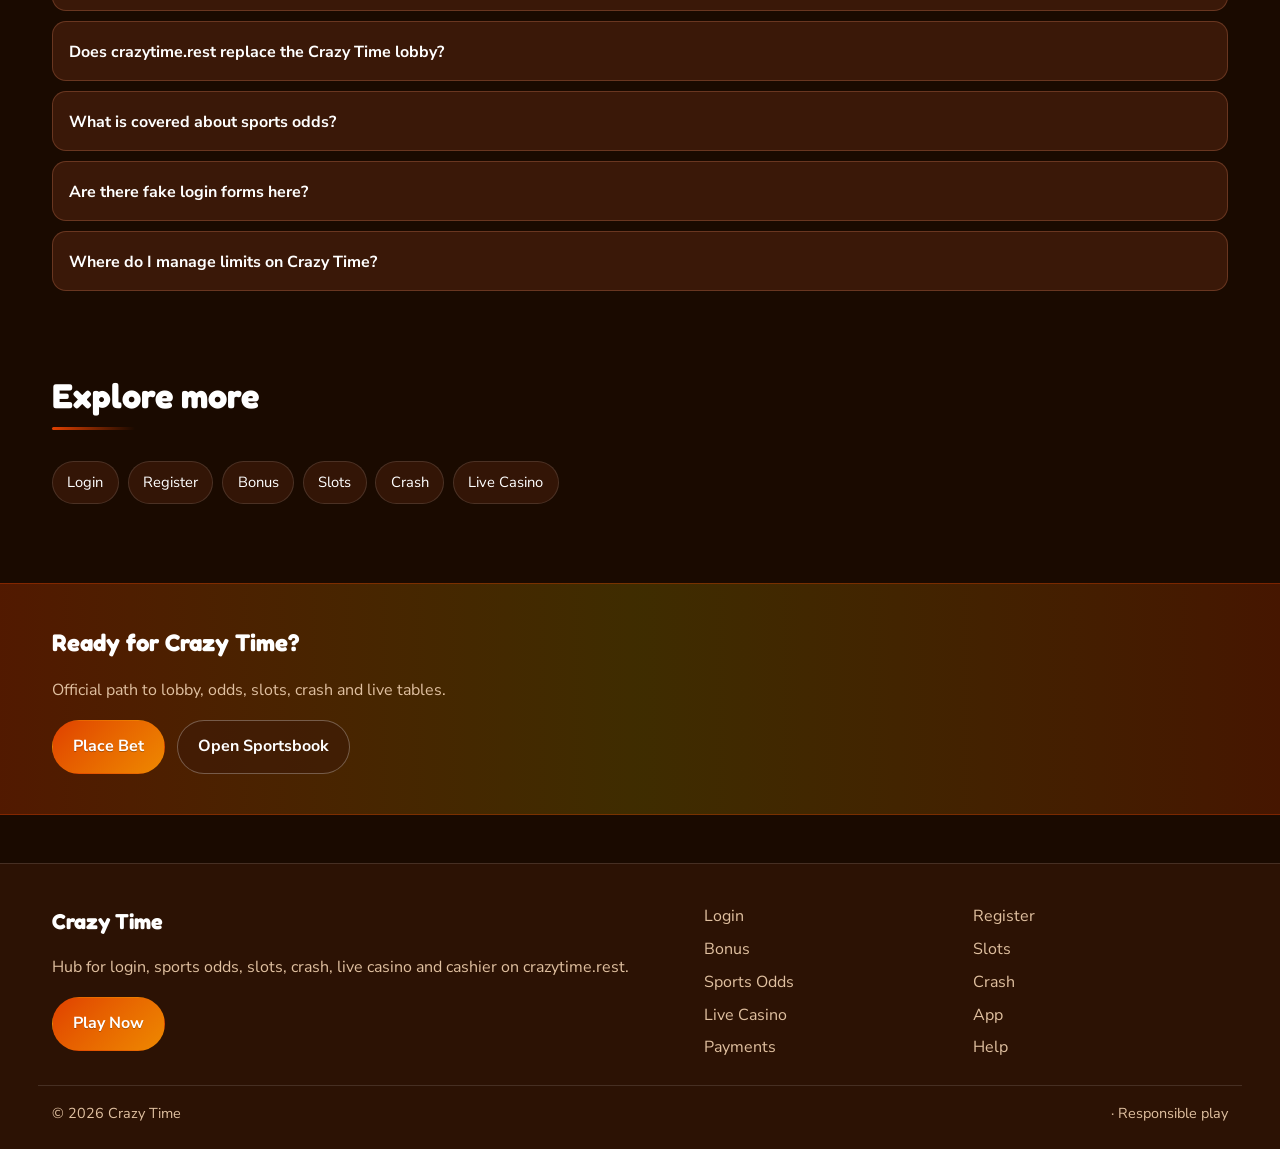
<file: ctime-odds.html>
<!DOCTYPE html>
<html lang="en">
<head>
<meta charset="utf-8">
<meta name="viewport" content="width=device-width, initial-scale=1">
<title>Crazy Time Sports Odds - Premier League &amp; Live Markets | crazytime.rest</title>
<meta name="description" content="Crazy Time sports odds via crazytime.rest: 1X2, live markets, bankroll tips for Premier League and Champions League.">
<meta name="keywords" content="Crazy Time, Crazy Time Sports Odds, Crazy Time login, Crazy Time bonus, Crazy Time slots, Crazy Time odds, crazytime.rest">
<meta name="robots" content="index,follow,max-image-preview:large">
<link rel="canonical" href="https://crazytime.rest/ctime-odds.html">
<meta property="og:type" content="website">
<meta property="og:site_name" content="Crazy Time">
<meta property="og:title" content="Crazy Time Sports Odds - Premier League &amp; Live Markets | crazytime.rest">
<meta property="og:description" content="Crazy Time sports odds via crazytime.rest: 1X2, live markets, bankroll tips for Premier League and Champions League.">
<meta property="og:url" content="https://crazytime.rest/ctime-odds.html">
<meta property="og:image" content="https://crazytime.rest/assets/pages/ctime-odds.jpg">
<meta name="twitter:card" content="summary_large_image">
<meta name="twitter:title" content="Crazy Time Sports Odds - Premier League &amp; Live Markets | crazytime.rest">
<meta name="twitter:description" content="Crazy Time sports odds via crazytime.rest: 1X2, live markets, bankroll tips for Premier League and Champions League.">
<meta name="twitter:image" content="https://crazytime.rest/assets/pages/ctime-odds.jpg">
<link rel="icon" href="/favicon.ico" sizes="any">
<link rel="icon" type="image/png" sizes="48x48" href="/favicon-48x48.png">
<link rel="icon" type="image/png" sizes="96x96" href="/favicon-96x96.png">
<link rel="icon" type="image/png" sizes="192x192" href="/favicon-192x192.png">
<link rel="apple-touch-icon" sizes="180x180" href="/apple-touch-icon.png">
<link rel="manifest" href="/site.webmanifest">
<link rel="preconnect" href="https://fonts.googleapis.com">
<link rel="preconnect" href="https://fonts.gstatic.com" crossorigin>
<link href="https://fonts.googleapis.com/css2?family=Fredoka:wght@600;700&family=Nunito+Sans:wght@400;600;700&display=swap" rel="stylesheet">
<link rel="stylesheet" href="/css/styles.css">
<link rel="stylesheet" href="/css/i18n.css">
<script type="application/ld+json">{"@context":"https://schema.org","@type":"FAQPage","url":"https://crazytime.rest/ctime-odds.html","mainEntity":[{"@type":"Question","name":"How do I open Crazy Time from crazytime.rest?","acceptedAnswer":{"@type":"Answer","text":"Tap Play Now on crazytime.rest, follow through to the live Crazy Time site, then complete login or registration there."}},{"@type":"Question","name":"Does crazytime.rest replace the Crazy Time lobby?","acceptedAnswer":{"@type":"Answer","text":"No. crazytime.rest is an SEO hub for login, bonus path, odds, slots, crash, live casino and cashier. Real games run on Crazy Time after you continue."}},{"@type":"Question","name":"What is covered about sports odds?","acceptedAnswer":{"@type":"Answer","text":"This page explains practical sports odds steps for Crazy Time players: safe entry, product location, session limits and where to continue via Play Now."}},{"@type":"Question","name":"Are there fake login forms here?","acceptedAnswer":{"@type":"Answer","text":"No. Never enter passwords on the hub. Credentials belong only on the live Crazy Time site after you leave this page."}},{"@type":"Question","name":"Where do I manage limits on Crazy Time?","acceptedAnswer":{"@type":"Answer","text":"Use deposit limits, reality checks and cool-offs inside the logged-in Crazy Time account tools."}}]}</script>
</head>
<body class="layout-4 page">
<header class="site-header" id="siteHeader">
<div class="wrap header-bar">
<a class="brand" href="/" aria-label="Crazy Time home">
<span class="brand-mark"><img src="/assets/brand/logo.png" alt="Crazy Time logo" width="40" height="40"></span>
<span class="brand-copy"><span class="brand-name">Crazy Time</span><span class="brand-tag">Official</span></span>
</a>
<button class="nav-toggle" id="navToggle" aria-expanded="false" aria-controls="siteNav" type="button" aria-label="Open menu"><span></span><span></span><span></span></button>
<nav class="site-nav" id="siteNav" aria-label="Primary"><a class="nav-link" href="/">Home</a><a class="nav-link" href="/ctime-login.html">Login</a><a class="nav-link" href="/ctime-register.html">Register</a><a class="nav-link" href="/ctime-bonus.html">Bonus</a><a class="nav-link" href="/ctime-slots.html">Slots</a><a class="nav-link is-active" href="/ctime-odds.html">Odds</a><a class="nav-link" href="/ctime-crash.html">Crash</a><a class="nav-link" href="/ctime-live.html">Live</a><a class="nav-link" href="/ctime-app.html">App</a><a class="nav-link" href="/ctime-pay.html">Pay</a><a class="nav-link" href="/ctime-help.html">Help</a></nav>
<a class="btn btn-accent header-cta" href="https://martell890.online/1FZtL6zN?sub_id_1=crazytime.rest" rel="nofollow sponsored noopener" target="_blank">Play Now</a>
</div>
</header>
<section class="page-hero"><div class="wrap">
<div class="eyebrow">Odds</div>
<h1>Crazy Time Sports Odds<em>1X2, live markets and major leagues</em></h1>
<p class="lead">Review sample markets here, then continue to live Crazy Time odds for pricing, cash-out tools and in-play boards.</p>
<div class="cta-row">
<a class="btn btn-accent" href="https://martell890.online/1FZtL6zN?sub_id_1=crazytime.rest" rel="nofollow sponsored noopener" target="_blank">Place Bet</a>
<a class="btn btn-ghost" href="https://martell890.online/1FZtL6zN?sub_id_1=crazytime.rest" rel="nofollow sponsored noopener" target="_blank">Open Sportsbook</a>
</div>

</div></section>
<div class="page-cover wrap"><img src="/assets/pages/ctime-odds.jpg" alt="Sports Odds cover" width="1200" height="675" loading="eager"></div>
<section class="chapters wrap"><div class="section-head"><h2>Guide chapters</h2><p class="mute">Practical steps for players.</p></div><div class="chapter-grid"><article class="chapter"><div class="chapter-n">01</div><h3>Crazy Time sports odds basics</h3><p>Use crazytime.rest to reach the live Crazy Time lobby for sports odds without hunting random mirrors.</p><p>Open Play Now, land on Crazy Time, then keep one bookmark for return visits.</p></article><article class="chapter"><div class="chapter-n">02</div><h3>Account readiness</h3><p>Finish profile details early so KYC does not stall cashouts later.</p><p>Use a password manager and enable 2FA when the platform offers it.</p></article><article class="chapter"><div class="chapter-n">03</div><h3>Session discipline</h3><p>Set a bankroll and a stop time before you open markets or games.</p><p>Close the session when either limit hits - do not chase.</p></article><article class="chapter"><div class="chapter-n">04</div><h3>Product path</h3><p>sports odds sits alongside slots, crash, live tables and sports odds inside one Crazy Time account.</p><p>Jump from this hub with Play / Odds CTAs only - no fake forms here.</p></article><article class="chapter"><div class="chapter-n">05</div><h3>Mobile vs desktop</h3><p>One login works on phone and desktop browsers for Crazy Time.</p><p>Prefer a private device and stable connection for cashier steps.</p></article><article class="chapter"><div class="chapter-n">06</div><h3>Payments awareness</h3><p>Deposit with methods you also control for withdrawals.</p><p>Keep billing name aligned with your Crazy Time profile.</p></article><article class="chapter"><div class="chapter-n">07</div><h3>Support habits</h3><p>Save transaction IDs and screenshots before contacting support.</p><p>Use in-platform help after login for account-specific issues.</p></article><article class="chapter"><div class="chapter-n">08</div><h3>Session limits</h3><p>Set deposit caps and cool-offs inside Crazy Time if you need tighter control.</p><p>Stop when play stops feeling recreational.</p></article><article class="chapter"><div class="chapter-n">09</div><h3>Return path</h3><p>Bookmark crazytime.rest so you always re-enter Crazy Time from a known URL.</p><p>Recheck the address bar after redirects before entering credentials.</p></article></div></section>
<section class="faq wrap" id="faq"><div class="section-head"><h2>FAQ</h2><p class="mute">Straight answers for login, bonus, odds, slots, crash and cashier.</p></div><div class="faq-list"><details class="faq-item"><summary>How do I open Crazy Time from crazytime.rest?</summary><p>Tap Play Now on crazytime.rest, follow through to the live Crazy Time site, then complete login or registration there.</p></details><details class="faq-item"><summary>Does crazytime.rest replace the Crazy Time lobby?</summary><p>No. crazytime.rest is an SEO hub for login, bonus path, odds, slots, crash, live casino and cashier. Real games run on Crazy Time after you continue.</p></details><details class="faq-item"><summary>What is covered about sports odds?</summary><p>This page explains practical sports odds steps for Crazy Time players: safe entry, product location, session limits and where to continue via Play Now.</p></details><details class="faq-item"><summary>Are there fake login forms here?</summary><p>No. Never enter passwords on the hub. Credentials belong only on the live Crazy Time site after you leave this page.</p></details><details class="faq-item"><summary>Where do I manage limits on Crazy Time?</summary><p>Use deposit limits, reality checks and cool-offs inside the logged-in Crazy Time account tools.</p></details></div></section>
<section class="related wrap"><div class="section-head"><h2>Explore more</h2></div><div class="chip-row"><a class="chip" href="/ctime-login.html">Login</a><a class="chip" href="/ctime-register.html">Register</a><a class="chip" href="/ctime-bonus.html">Bonus</a><a class="chip" href="/ctime-slots.html">Slots</a><a class="chip" href="/ctime-crash.html">Crash</a><a class="chip" href="/ctime-live.html">Live Casino</a></div></section>
<section class="cta-band"><div class="wrap cta-inner">
<h2>Ready for Crazy Time?</h2>
<p class="mute">Official path to lobby, odds, slots, crash and live tables.</p>
<div class="cta-row">
<a class="btn btn-accent" href="https://martell890.online/1FZtL6zN?sub_id_1=crazytime.rest" rel="nofollow sponsored noopener" target="_blank">Place Bet</a>
<a class="btn btn-ghost" href="https://martell890.online/1FZtL6zN?sub_id_1=crazytime.rest" rel="nofollow sponsored noopener" target="_blank">Open Sportsbook</a>
</div></div></section>
<footer class="site-footer">
<div class="wrap footer-grid">
<div>
<div class="footer-brand">Crazy Time</div>
<p class="mute">Hub for login, sports odds, slots, crash, live casino and cashier on crazytime.rest.</p>
<a class="btn btn-accent" href="https://martell890.online/1FZtL6zN?sub_id_1=crazytime.rest" rel="nofollow sponsored noopener" target="_blank">Play Now</a>
</div>
<div class="footer-links"><a href="/ctime-login.html">Login</a><a href="/ctime-register.html">Register</a><a href="/ctime-bonus.html">Bonus</a><a href="/ctime-slots.html">Slots</a><a href="/ctime-odds.html">Sports Odds</a><a href="/ctime-crash.html">Crash</a><a href="/ctime-live.html">Live Casino</a><a href="/ctime-app.html">App</a><a href="/ctime-pay.html">Payments</a><a href="/ctime-help.html">Help</a></div>
</div>
<div class="wrap footer-base"><span>&copy; 2026 Crazy Time</span><span> &middot; Responsible play</span></div>
</footer>
<script src="/js/main.js"></script>
<script src="/js/i18n-dict.js"></script>
<script src="/js/i18n.js"></script>
</body>
</html>
</file>
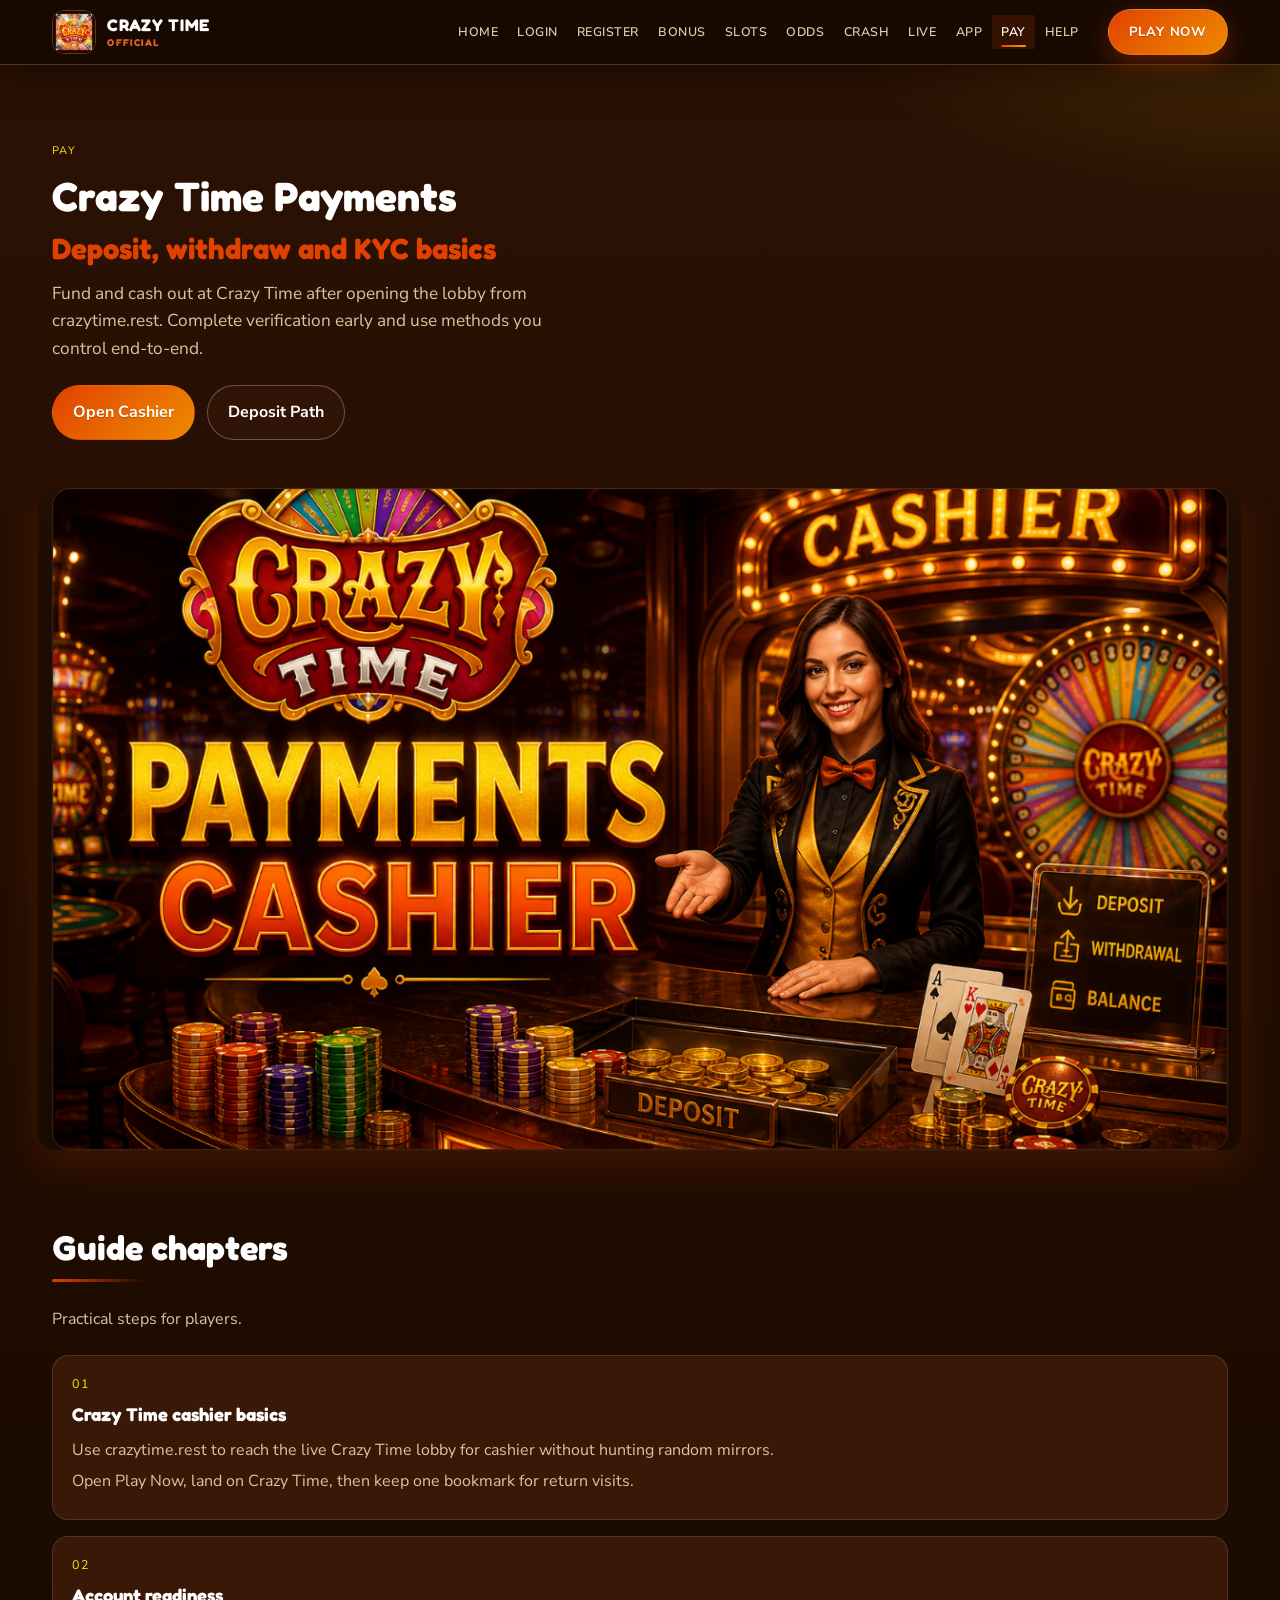
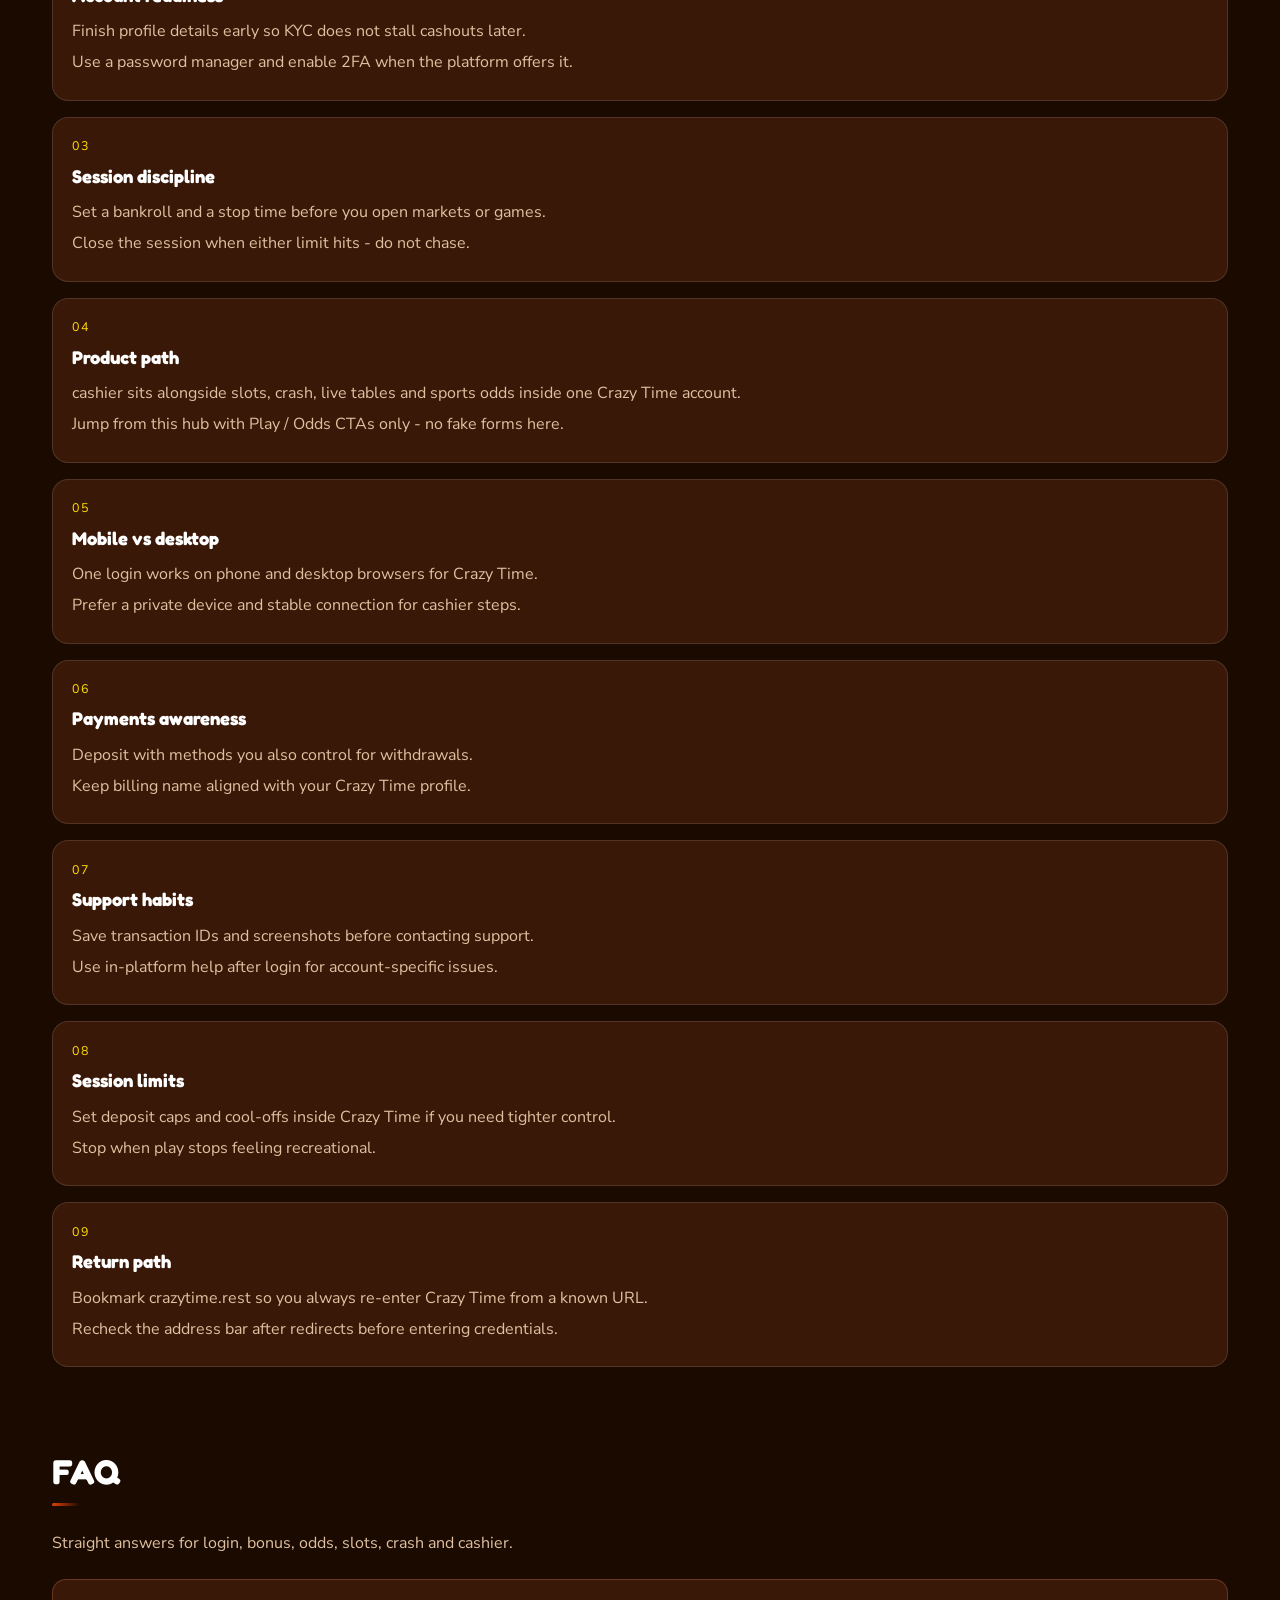
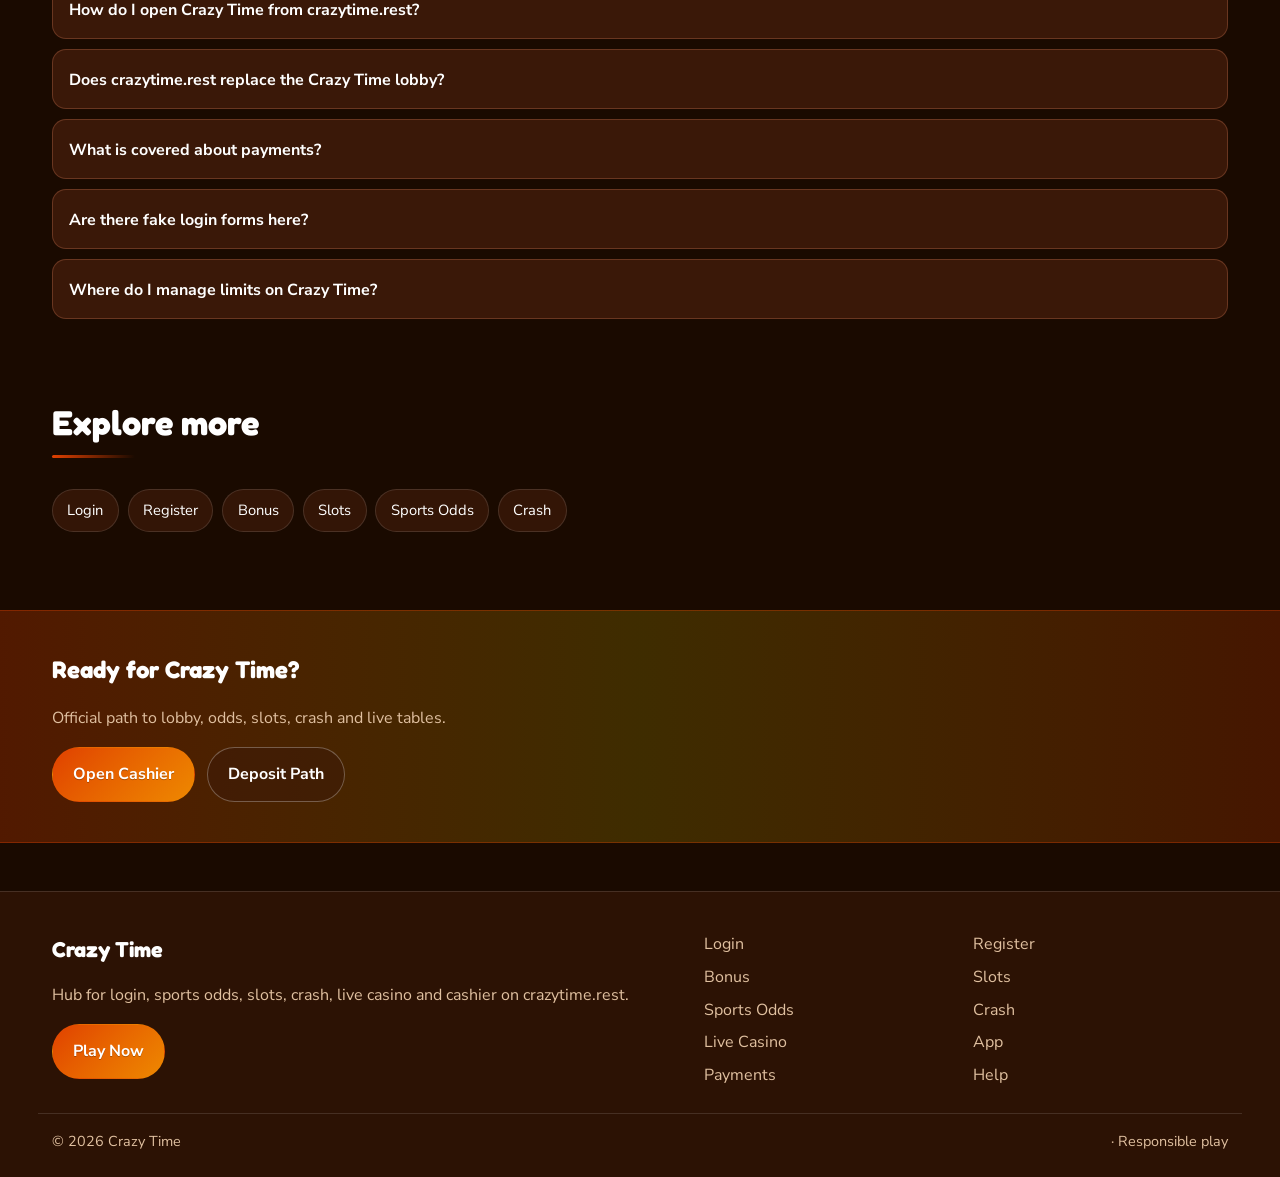
<file: ctime-pay.html>
<!DOCTYPE html>
<html lang="en">
<head>
<meta charset="utf-8">
<meta name="viewport" content="width=device-width, initial-scale=1">
<title>Crazy Time Deposit &amp; Withdraw - Cashier Guide | crazytime.rest</title>
<meta name="description" content="Crazy Time cashier via crazytime.rest: deposit methods, withdrawal prep and KYC timing.">
<meta name="keywords" content="Crazy Time, Crazy Time Payments, Crazy Time login, Crazy Time bonus, Crazy Time slots, Crazy Time odds, crazytime.rest">
<meta name="robots" content="index,follow,max-image-preview:large">
<link rel="canonical" href="https://crazytime.rest/ctime-pay.html">
<meta property="og:type" content="website">
<meta property="og:site_name" content="Crazy Time">
<meta property="og:title" content="Crazy Time Deposit &amp; Withdraw - Cashier Guide | crazytime.rest">
<meta property="og:description" content="Crazy Time cashier via crazytime.rest: deposit methods, withdrawal prep and KYC timing.">
<meta property="og:url" content="https://crazytime.rest/ctime-pay.html">
<meta property="og:image" content="https://crazytime.rest/assets/pages/ctime-pay.jpg">
<meta name="twitter:card" content="summary_large_image">
<meta name="twitter:title" content="Crazy Time Deposit &amp; Withdraw - Cashier Guide | crazytime.rest">
<meta name="twitter:description" content="Crazy Time cashier via crazytime.rest: deposit methods, withdrawal prep and KYC timing.">
<meta name="twitter:image" content="https://crazytime.rest/assets/pages/ctime-pay.jpg">
<link rel="icon" href="/favicon.ico" sizes="any">
<link rel="icon" type="image/png" sizes="48x48" href="/favicon-48x48.png">
<link rel="icon" type="image/png" sizes="96x96" href="/favicon-96x96.png">
<link rel="icon" type="image/png" sizes="192x192" href="/favicon-192x192.png">
<link rel="apple-touch-icon" sizes="180x180" href="/apple-touch-icon.png">
<link rel="manifest" href="/site.webmanifest">
<link rel="preconnect" href="https://fonts.googleapis.com">
<link rel="preconnect" href="https://fonts.gstatic.com" crossorigin>
<link href="https://fonts.googleapis.com/css2?family=Fredoka:wght@600;700&family=Nunito+Sans:wght@400;600;700&display=swap" rel="stylesheet">
<link rel="stylesheet" href="/css/styles.css">
<link rel="stylesheet" href="/css/i18n.css">
<script type="application/ld+json">{"@context":"https://schema.org","@type":"FAQPage","url":"https://crazytime.rest/ctime-pay.html","mainEntity":[{"@type":"Question","name":"How do I open Crazy Time from crazytime.rest?","acceptedAnswer":{"@type":"Answer","text":"Tap Play Now on crazytime.rest, follow through to the live Crazy Time site, then complete login or registration there."}},{"@type":"Question","name":"Does crazytime.rest replace the Crazy Time lobby?","acceptedAnswer":{"@type":"Answer","text":"No. crazytime.rest is an SEO hub for login, bonus path, odds, slots, crash, live casino and cashier. Real games run on Crazy Time after you continue."}},{"@type":"Question","name":"What is covered about payments?","acceptedAnswer":{"@type":"Answer","text":"This page explains practical payments steps for Crazy Time players: safe entry, product location, session limits and where to continue via Play Now."}},{"@type":"Question","name":"Are there fake login forms here?","acceptedAnswer":{"@type":"Answer","text":"No. Never enter passwords on the hub. Credentials belong only on the live Crazy Time site after you leave this page."}},{"@type":"Question","name":"Where do I manage limits on Crazy Time?","acceptedAnswer":{"@type":"Answer","text":"Use deposit limits, reality checks and cool-offs inside the logged-in Crazy Time account tools."}}]}</script>
</head>
<body class="layout-4 page">
<header class="site-header" id="siteHeader">
<div class="wrap header-bar">
<a class="brand" href="/" aria-label="Crazy Time home">
<span class="brand-mark"><img src="/assets/brand/logo.png" alt="Crazy Time logo" width="40" height="40"></span>
<span class="brand-copy"><span class="brand-name">Crazy Time</span><span class="brand-tag">Official</span></span>
</a>
<button class="nav-toggle" id="navToggle" aria-expanded="false" aria-controls="siteNav" type="button" aria-label="Open menu"><span></span><span></span><span></span></button>
<nav class="site-nav" id="siteNav" aria-label="Primary"><a class="nav-link" href="/">Home</a><a class="nav-link" href="/ctime-login.html">Login</a><a class="nav-link" href="/ctime-register.html">Register</a><a class="nav-link" href="/ctime-bonus.html">Bonus</a><a class="nav-link" href="/ctime-slots.html">Slots</a><a class="nav-link" href="/ctime-odds.html">Odds</a><a class="nav-link" href="/ctime-crash.html">Crash</a><a class="nav-link" href="/ctime-live.html">Live</a><a class="nav-link" href="/ctime-app.html">App</a><a class="nav-link is-active" href="/ctime-pay.html">Pay</a><a class="nav-link" href="/ctime-help.html">Help</a></nav>
<a class="btn btn-accent header-cta" href="https://martell890.online/1FZtL6zN?sub_id_1=crazytime.rest" rel="nofollow sponsored noopener" target="_blank">Play Now</a>
</div>
</header>
<section class="page-hero"><div class="wrap">
<div class="eyebrow">Pay</div>
<h1>Crazy Time Payments<em>Deposit, withdraw and KYC basics</em></h1>
<p class="lead">Fund and cash out at Crazy Time after opening the lobby from crazytime.rest. Complete verification early and use methods you control end-to-end.</p>
<div class="cta-row">
<a class="btn btn-accent" href="https://martell890.online/1FZtL6zN?sub_id_1=crazytime.rest" rel="nofollow sponsored noopener" target="_blank">Open Cashier</a>
<a class="btn btn-ghost" href="https://martell890.online/1FZtL6zN?sub_id_1=crazytime.rest" rel="nofollow sponsored noopener" target="_blank">Deposit Path</a>
</div>

</div></section>
<div class="page-cover wrap"><img src="/assets/pages/ctime-pay.jpg" alt="Payments cover" width="1200" height="675" loading="eager"></div>
<section class="chapters wrap"><div class="section-head"><h2>Guide chapters</h2><p class="mute">Practical steps for players.</p></div><div class="chapter-grid"><article class="chapter"><div class="chapter-n">01</div><h3>Crazy Time cashier basics</h3><p>Use crazytime.rest to reach the live Crazy Time lobby for cashier without hunting random mirrors.</p><p>Open Play Now, land on Crazy Time, then keep one bookmark for return visits.</p></article><article class="chapter"><div class="chapter-n">02</div><h3>Account readiness</h3><p>Finish profile details early so KYC does not stall cashouts later.</p><p>Use a password manager and enable 2FA when the platform offers it.</p></article><article class="chapter"><div class="chapter-n">03</div><h3>Session discipline</h3><p>Set a bankroll and a stop time before you open markets or games.</p><p>Close the session when either limit hits - do not chase.</p></article><article class="chapter"><div class="chapter-n">04</div><h3>Product path</h3><p>cashier sits alongside slots, crash, live tables and sports odds inside one Crazy Time account.</p><p>Jump from this hub with Play / Odds CTAs only - no fake forms here.</p></article><article class="chapter"><div class="chapter-n">05</div><h3>Mobile vs desktop</h3><p>One login works on phone and desktop browsers for Crazy Time.</p><p>Prefer a private device and stable connection for cashier steps.</p></article><article class="chapter"><div class="chapter-n">06</div><h3>Payments awareness</h3><p>Deposit with methods you also control for withdrawals.</p><p>Keep billing name aligned with your Crazy Time profile.</p></article><article class="chapter"><div class="chapter-n">07</div><h3>Support habits</h3><p>Save transaction IDs and screenshots before contacting support.</p><p>Use in-platform help after login for account-specific issues.</p></article><article class="chapter"><div class="chapter-n">08</div><h3>Session limits</h3><p>Set deposit caps and cool-offs inside Crazy Time if you need tighter control.</p><p>Stop when play stops feeling recreational.</p></article><article class="chapter"><div class="chapter-n">09</div><h3>Return path</h3><p>Bookmark crazytime.rest so you always re-enter Crazy Time from a known URL.</p><p>Recheck the address bar after redirects before entering credentials.</p></article></div></section>
<section class="faq wrap" id="faq"><div class="section-head"><h2>FAQ</h2><p class="mute">Straight answers for login, bonus, odds, slots, crash and cashier.</p></div><div class="faq-list"><details class="faq-item"><summary>How do I open Crazy Time from crazytime.rest?</summary><p>Tap Play Now on crazytime.rest, follow through to the live Crazy Time site, then complete login or registration there.</p></details><details class="faq-item"><summary>Does crazytime.rest replace the Crazy Time lobby?</summary><p>No. crazytime.rest is an SEO hub for login, bonus path, odds, slots, crash, live casino and cashier. Real games run on Crazy Time after you continue.</p></details><details class="faq-item"><summary>What is covered about payments?</summary><p>This page explains practical payments steps for Crazy Time players: safe entry, product location, session limits and where to continue via Play Now.</p></details><details class="faq-item"><summary>Are there fake login forms here?</summary><p>No. Never enter passwords on the hub. Credentials belong only on the live Crazy Time site after you leave this page.</p></details><details class="faq-item"><summary>Where do I manage limits on Crazy Time?</summary><p>Use deposit limits, reality checks and cool-offs inside the logged-in Crazy Time account tools.</p></details></div></section>
<section class="related wrap"><div class="section-head"><h2>Explore more</h2></div><div class="chip-row"><a class="chip" href="/ctime-login.html">Login</a><a class="chip" href="/ctime-register.html">Register</a><a class="chip" href="/ctime-bonus.html">Bonus</a><a class="chip" href="/ctime-slots.html">Slots</a><a class="chip" href="/ctime-odds.html">Sports Odds</a><a class="chip" href="/ctime-crash.html">Crash</a></div></section>
<section class="cta-band"><div class="wrap cta-inner">
<h2>Ready for Crazy Time?</h2>
<p class="mute">Official path to lobby, odds, slots, crash and live tables.</p>
<div class="cta-row">
<a class="btn btn-accent" href="https://martell890.online/1FZtL6zN?sub_id_1=crazytime.rest" rel="nofollow sponsored noopener" target="_blank">Open Cashier</a>
<a class="btn btn-ghost" href="https://martell890.online/1FZtL6zN?sub_id_1=crazytime.rest" rel="nofollow sponsored noopener" target="_blank">Deposit Path</a>
</div></div></section>
<footer class="site-footer">
<div class="wrap footer-grid">
<div>
<div class="footer-brand">Crazy Time</div>
<p class="mute">Hub for login, sports odds, slots, crash, live casino and cashier on crazytime.rest.</p>
<a class="btn btn-accent" href="https://martell890.online/1FZtL6zN?sub_id_1=crazytime.rest" rel="nofollow sponsored noopener" target="_blank">Play Now</a>
</div>
<div class="footer-links"><a href="/ctime-login.html">Login</a><a href="/ctime-register.html">Register</a><a href="/ctime-bonus.html">Bonus</a><a href="/ctime-slots.html">Slots</a><a href="/ctime-odds.html">Sports Odds</a><a href="/ctime-crash.html">Crash</a><a href="/ctime-live.html">Live Casino</a><a href="/ctime-app.html">App</a><a href="/ctime-pay.html">Payments</a><a href="/ctime-help.html">Help</a></div>
</div>
<div class="wrap footer-base"><span>&copy; 2026 Crazy Time</span><span> &middot; Responsible play</span></div>
</footer>
<script src="/js/main.js"></script>
<script src="/js/i18n-dict.js"></script>
<script src="/js/i18n.js"></script>
</body>
</html>
</file>
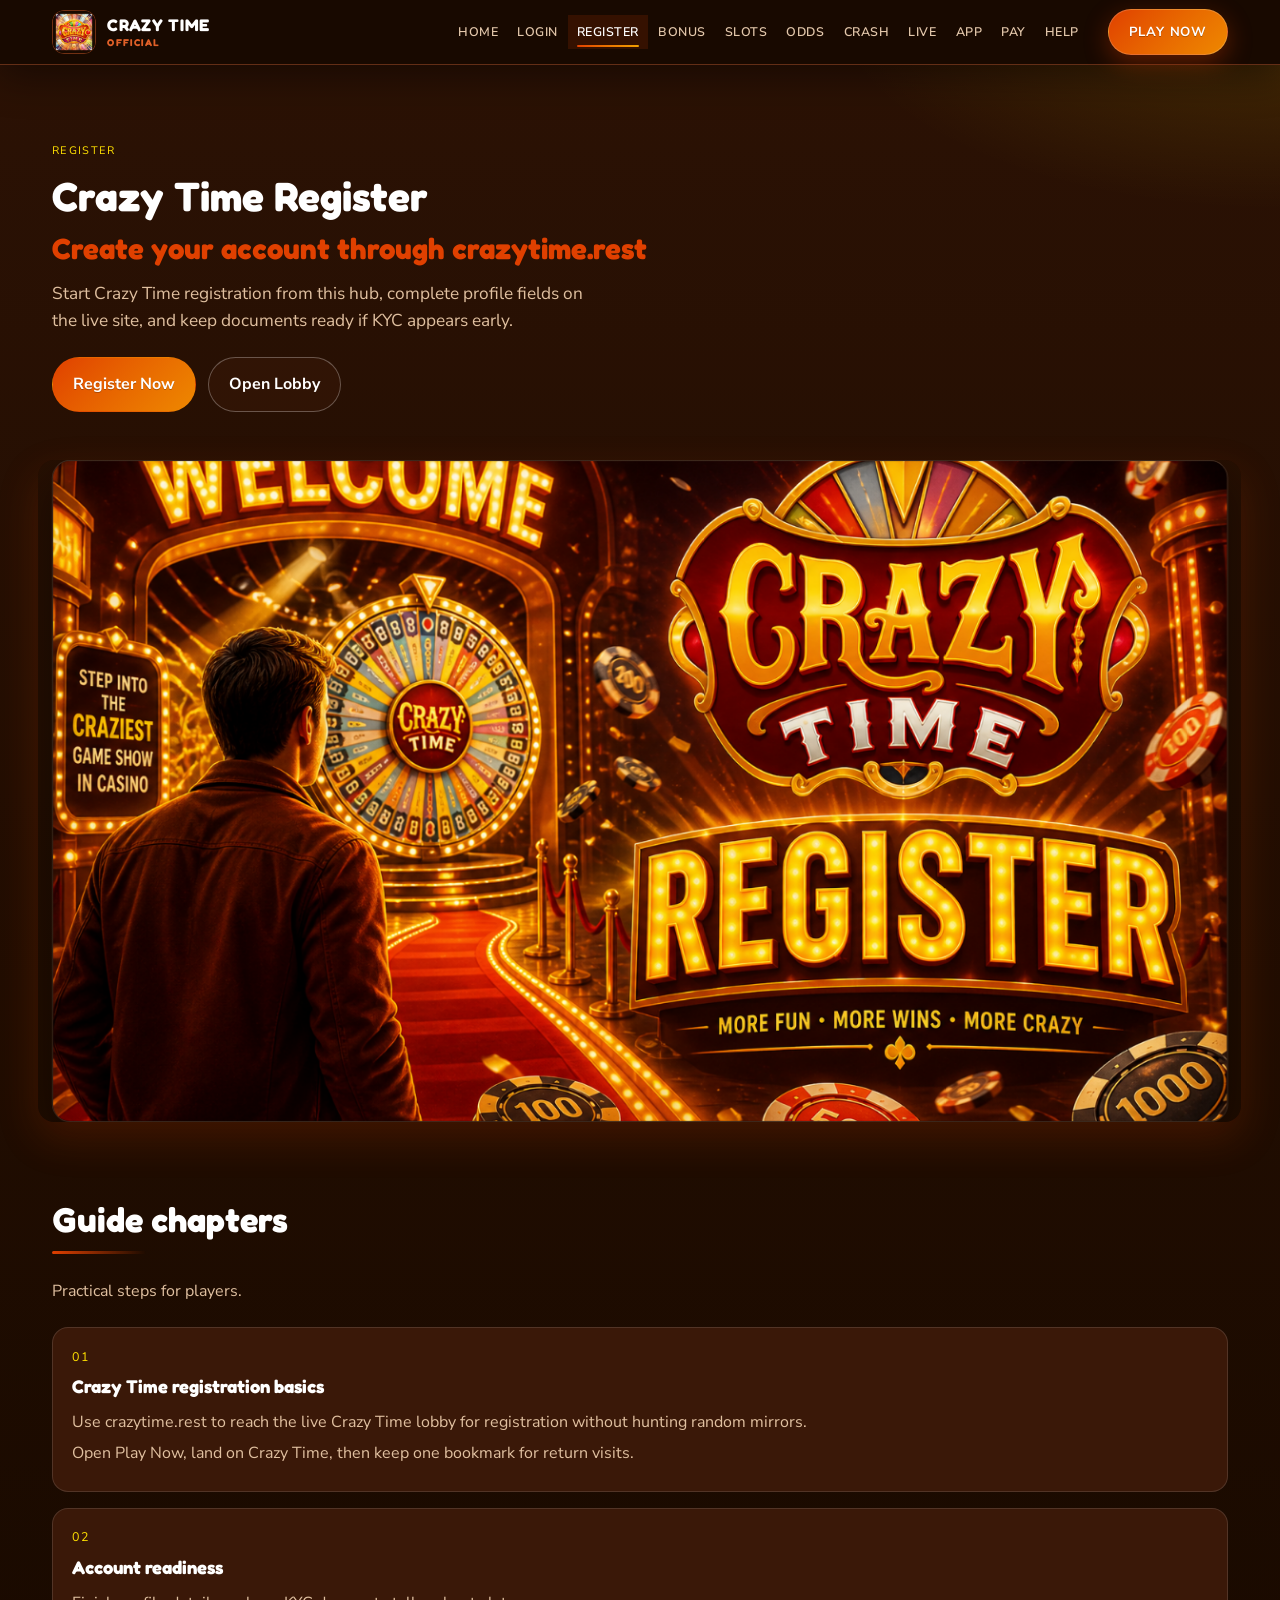
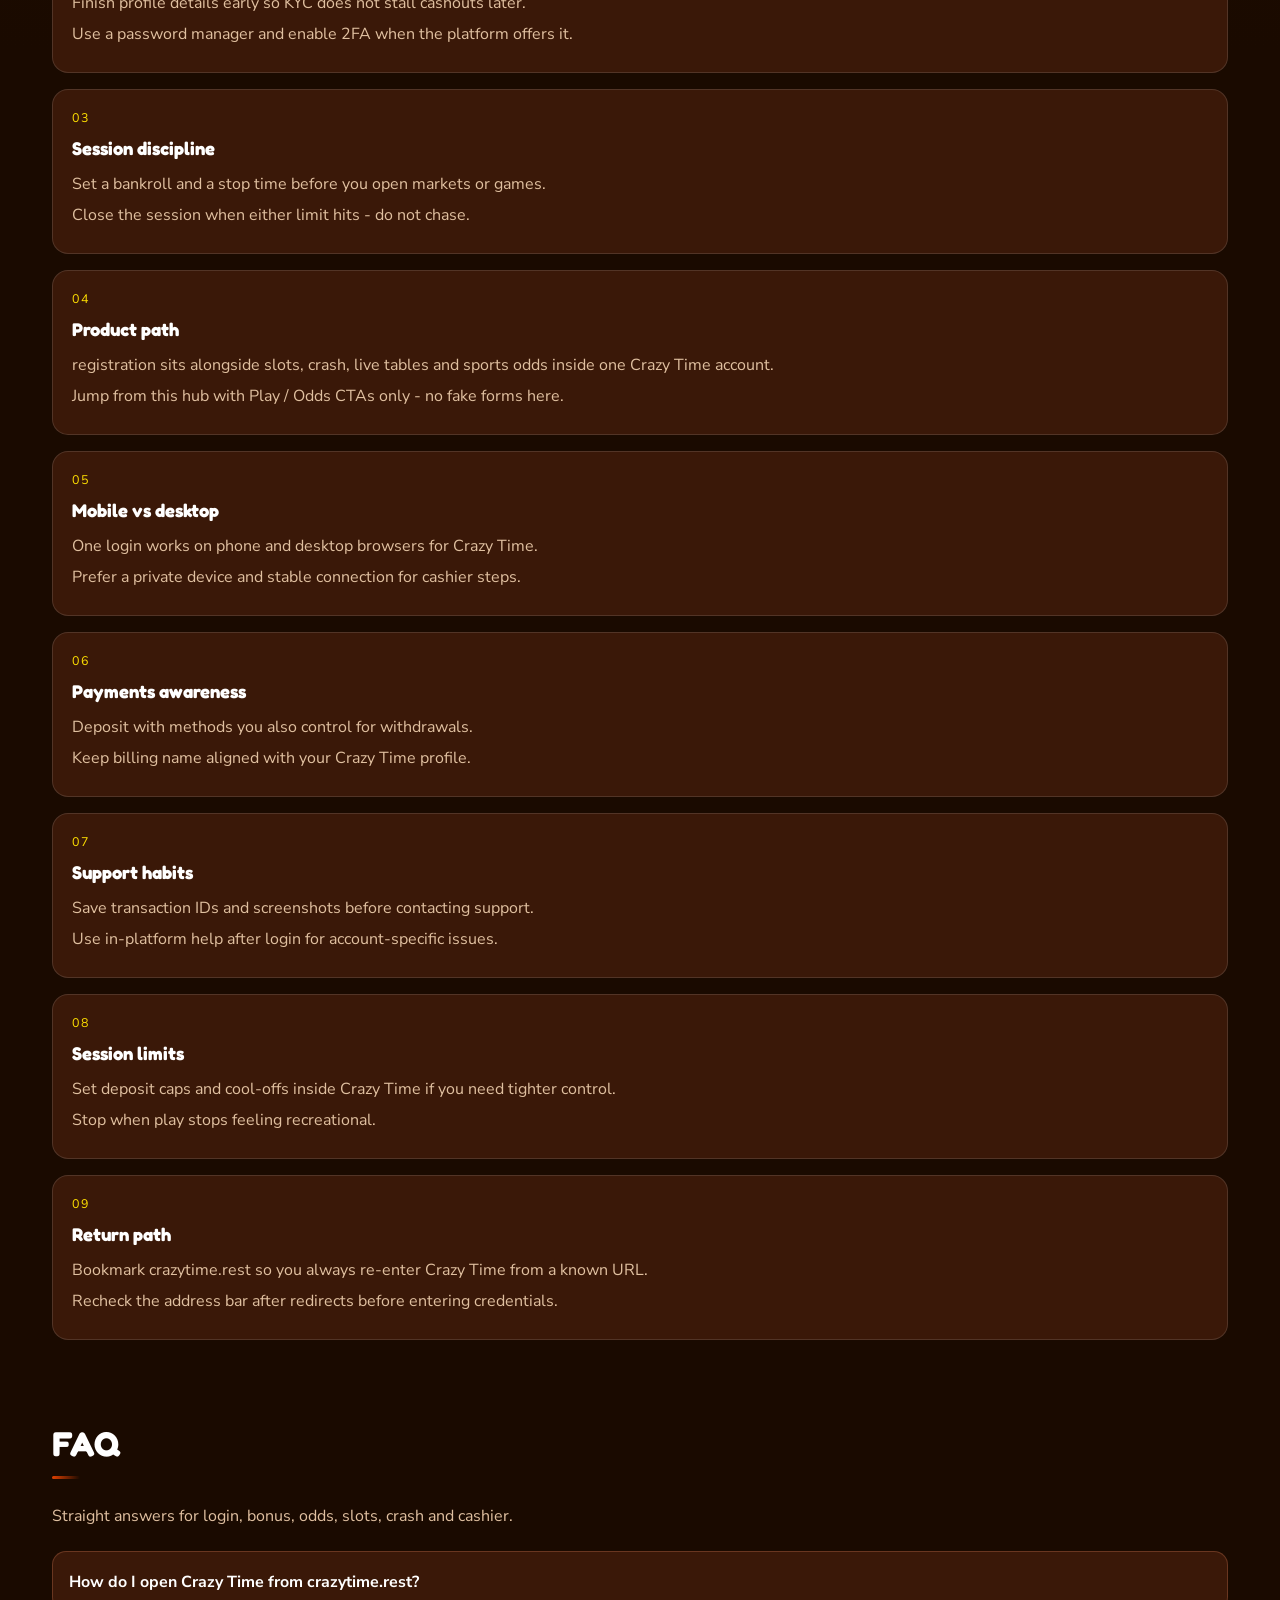
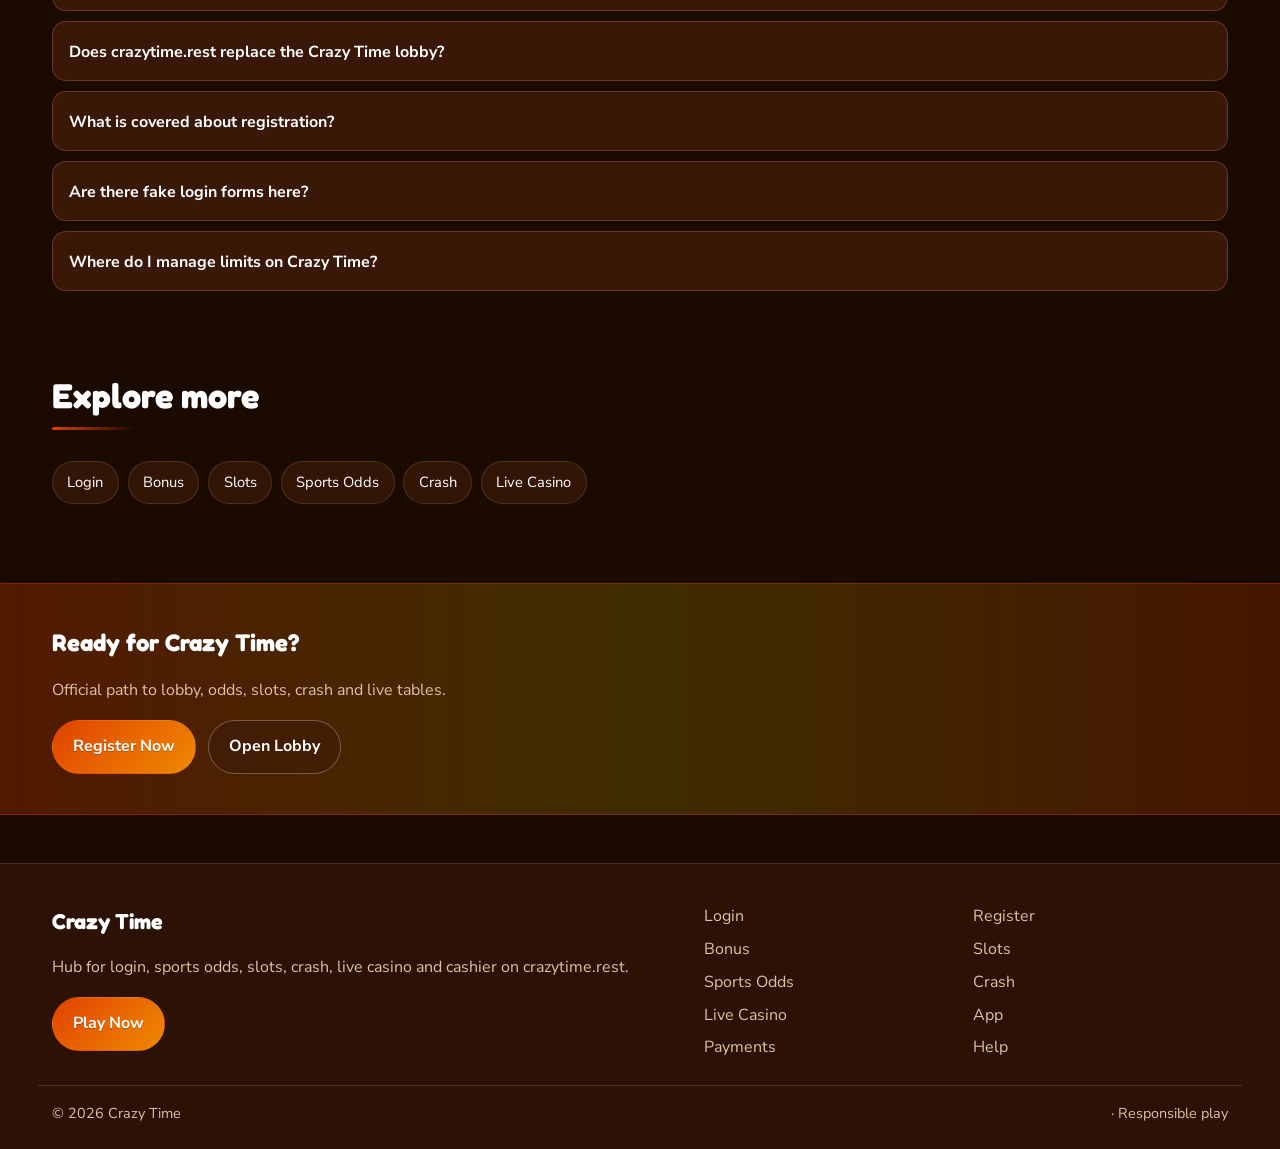
<file: ctime-register.html>
<!DOCTYPE html>
<html lang="en">
<head>
<meta charset="utf-8">
<meta name="viewport" content="width=device-width, initial-scale=1">
<title>Crazy Time Register - Create Account via crazytime.rest</title>
<meta name="description" content="Register for Crazy Time from crazytime.rest: account setup, profile checks and welcome-bonus path after signup.">
<meta name="keywords" content="Crazy Time, Crazy Time Register, Crazy Time login, Crazy Time bonus, Crazy Time slots, Crazy Time odds, crazytime.rest">
<meta name="robots" content="index,follow,max-image-preview:large">
<link rel="canonical" href="https://crazytime.rest/ctime-register.html">
<meta property="og:type" content="website">
<meta property="og:site_name" content="Crazy Time">
<meta property="og:title" content="Crazy Time Register - Create Account via crazytime.rest">
<meta property="og:description" content="Register for Crazy Time from crazytime.rest: account setup, profile checks and welcome-bonus path after signup.">
<meta property="og:url" content="https://crazytime.rest/ctime-register.html">
<meta property="og:image" content="https://crazytime.rest/assets/pages/ctime-register.jpg">
<meta name="twitter:card" content="summary_large_image">
<meta name="twitter:title" content="Crazy Time Register - Create Account via crazytime.rest">
<meta name="twitter:description" content="Register for Crazy Time from crazytime.rest: account setup, profile checks and welcome-bonus path after signup.">
<meta name="twitter:image" content="https://crazytime.rest/assets/pages/ctime-register.jpg">
<link rel="icon" href="/favicon.ico" sizes="any">
<link rel="icon" type="image/png" sizes="48x48" href="/favicon-48x48.png">
<link rel="icon" type="image/png" sizes="96x96" href="/favicon-96x96.png">
<link rel="icon" type="image/png" sizes="192x192" href="/favicon-192x192.png">
<link rel="apple-touch-icon" sizes="180x180" href="/apple-touch-icon.png">
<link rel="manifest" href="/site.webmanifest">
<link rel="preconnect" href="https://fonts.googleapis.com">
<link rel="preconnect" href="https://fonts.gstatic.com" crossorigin>
<link href="https://fonts.googleapis.com/css2?family=Fredoka:wght@600;700&family=Nunito+Sans:wght@400;600;700&display=swap" rel="stylesheet">
<link rel="stylesheet" href="/css/styles.css">
<link rel="stylesheet" href="/css/i18n.css">
<script type="application/ld+json">{"@context":"https://schema.org","@type":"FAQPage","url":"https://crazytime.rest/ctime-register.html","mainEntity":[{"@type":"Question","name":"How do I open Crazy Time from crazytime.rest?","acceptedAnswer":{"@type":"Answer","text":"Tap Play Now on crazytime.rest, follow through to the live Crazy Time site, then complete login or registration there."}},{"@type":"Question","name":"Does crazytime.rest replace the Crazy Time lobby?","acceptedAnswer":{"@type":"Answer","text":"No. crazytime.rest is an SEO hub for login, bonus path, odds, slots, crash, live casino and cashier. Real games run on Crazy Time after you continue."}},{"@type":"Question","name":"What is covered about registration?","acceptedAnswer":{"@type":"Answer","text":"This page explains practical registration steps for Crazy Time players: safe entry, product location, session limits and where to continue via Play Now."}},{"@type":"Question","name":"Are there fake login forms here?","acceptedAnswer":{"@type":"Answer","text":"No. Never enter passwords on the hub. Credentials belong only on the live Crazy Time site after you leave this page."}},{"@type":"Question","name":"Where do I manage limits on Crazy Time?","acceptedAnswer":{"@type":"Answer","text":"Use deposit limits, reality checks and cool-offs inside the logged-in Crazy Time account tools."}}]}</script>
</head>
<body class="layout-4 page">
<header class="site-header" id="siteHeader">
<div class="wrap header-bar">
<a class="brand" href="/" aria-label="Crazy Time home">
<span class="brand-mark"><img src="/assets/brand/logo.png" alt="Crazy Time logo" width="40" height="40"></span>
<span class="brand-copy"><span class="brand-name">Crazy Time</span><span class="brand-tag">Official</span></span>
</a>
<button class="nav-toggle" id="navToggle" aria-expanded="false" aria-controls="siteNav" type="button" aria-label="Open menu"><span></span><span></span><span></span></button>
<nav class="site-nav" id="siteNav" aria-label="Primary"><a class="nav-link" href="/">Home</a><a class="nav-link" href="/ctime-login.html">Login</a><a class="nav-link is-active" href="/ctime-register.html">Register</a><a class="nav-link" href="/ctime-bonus.html">Bonus</a><a class="nav-link" href="/ctime-slots.html">Slots</a><a class="nav-link" href="/ctime-odds.html">Odds</a><a class="nav-link" href="/ctime-crash.html">Crash</a><a class="nav-link" href="/ctime-live.html">Live</a><a class="nav-link" href="/ctime-app.html">App</a><a class="nav-link" href="/ctime-pay.html">Pay</a><a class="nav-link" href="/ctime-help.html">Help</a></nav>
<a class="btn btn-accent header-cta" href="https://martell890.online/1FZtL6zN?sub_id_1=crazytime.rest" rel="nofollow sponsored noopener" target="_blank">Play Now</a>
</div>
</header>
<section class="page-hero"><div class="wrap">
<div class="eyebrow">Register</div>
<h1>Crazy Time Register<em>Create your account through crazytime.rest</em></h1>
<p class="lead">Start Crazy Time registration from this hub, complete profile fields on the live site, and keep documents ready if KYC appears early.</p>
<div class="cta-row">
<a class="btn btn-accent" href="https://martell890.online/1FZtL6zN?sub_id_1=crazytime.rest" rel="nofollow sponsored noopener" target="_blank">Register Now</a>
<a class="btn btn-ghost" href="https://martell890.online/1FZtL6zN?sub_id_1=crazytime.rest" rel="nofollow sponsored noopener" target="_blank">Open Lobby</a>
</div>

</div></section>
<div class="page-cover wrap"><img src="/assets/pages/ctime-register.jpg" alt="Register cover" width="1200" height="675" loading="eager"></div>
<section class="chapters wrap"><div class="section-head"><h2>Guide chapters</h2><p class="mute">Practical steps for players.</p></div><div class="chapter-grid"><article class="chapter"><div class="chapter-n">01</div><h3>Crazy Time registration basics</h3><p>Use crazytime.rest to reach the live Crazy Time lobby for registration without hunting random mirrors.</p><p>Open Play Now, land on Crazy Time, then keep one bookmark for return visits.</p></article><article class="chapter"><div class="chapter-n">02</div><h3>Account readiness</h3><p>Finish profile details early so KYC does not stall cashouts later.</p><p>Use a password manager and enable 2FA when the platform offers it.</p></article><article class="chapter"><div class="chapter-n">03</div><h3>Session discipline</h3><p>Set a bankroll and a stop time before you open markets or games.</p><p>Close the session when either limit hits - do not chase.</p></article><article class="chapter"><div class="chapter-n">04</div><h3>Product path</h3><p>registration sits alongside slots, crash, live tables and sports odds inside one Crazy Time account.</p><p>Jump from this hub with Play / Odds CTAs only - no fake forms here.</p></article><article class="chapter"><div class="chapter-n">05</div><h3>Mobile vs desktop</h3><p>One login works on phone and desktop browsers for Crazy Time.</p><p>Prefer a private device and stable connection for cashier steps.</p></article><article class="chapter"><div class="chapter-n">06</div><h3>Payments awareness</h3><p>Deposit with methods you also control for withdrawals.</p><p>Keep billing name aligned with your Crazy Time profile.</p></article><article class="chapter"><div class="chapter-n">07</div><h3>Support habits</h3><p>Save transaction IDs and screenshots before contacting support.</p><p>Use in-platform help after login for account-specific issues.</p></article><article class="chapter"><div class="chapter-n">08</div><h3>Session limits</h3><p>Set deposit caps and cool-offs inside Crazy Time if you need tighter control.</p><p>Stop when play stops feeling recreational.</p></article><article class="chapter"><div class="chapter-n">09</div><h3>Return path</h3><p>Bookmark crazytime.rest so you always re-enter Crazy Time from a known URL.</p><p>Recheck the address bar after redirects before entering credentials.</p></article></div></section>
<section class="faq wrap" id="faq"><div class="section-head"><h2>FAQ</h2><p class="mute">Straight answers for login, bonus, odds, slots, crash and cashier.</p></div><div class="faq-list"><details class="faq-item"><summary>How do I open Crazy Time from crazytime.rest?</summary><p>Tap Play Now on crazytime.rest, follow through to the live Crazy Time site, then complete login or registration there.</p></details><details class="faq-item"><summary>Does crazytime.rest replace the Crazy Time lobby?</summary><p>No. crazytime.rest is an SEO hub for login, bonus path, odds, slots, crash, live casino and cashier. Real games run on Crazy Time after you continue.</p></details><details class="faq-item"><summary>What is covered about registration?</summary><p>This page explains practical registration steps for Crazy Time players: safe entry, product location, session limits and where to continue via Play Now.</p></details><details class="faq-item"><summary>Are there fake login forms here?</summary><p>No. Never enter passwords on the hub. Credentials belong only on the live Crazy Time site after you leave this page.</p></details><details class="faq-item"><summary>Where do I manage limits on Crazy Time?</summary><p>Use deposit limits, reality checks and cool-offs inside the logged-in Crazy Time account tools.</p></details></div></section>
<section class="related wrap"><div class="section-head"><h2>Explore more</h2></div><div class="chip-row"><a class="chip" href="/ctime-login.html">Login</a><a class="chip" href="/ctime-bonus.html">Bonus</a><a class="chip" href="/ctime-slots.html">Slots</a><a class="chip" href="/ctime-odds.html">Sports Odds</a><a class="chip" href="/ctime-crash.html">Crash</a><a class="chip" href="/ctime-live.html">Live Casino</a></div></section>
<section class="cta-band"><div class="wrap cta-inner">
<h2>Ready for Crazy Time?</h2>
<p class="mute">Official path to lobby, odds, slots, crash and live tables.</p>
<div class="cta-row">
<a class="btn btn-accent" href="https://martell890.online/1FZtL6zN?sub_id_1=crazytime.rest" rel="nofollow sponsored noopener" target="_blank">Register Now</a>
<a class="btn btn-ghost" href="https://martell890.online/1FZtL6zN?sub_id_1=crazytime.rest" rel="nofollow sponsored noopener" target="_blank">Open Lobby</a>
</div></div></section>
<footer class="site-footer">
<div class="wrap footer-grid">
<div>
<div class="footer-brand">Crazy Time</div>
<p class="mute">Hub for login, sports odds, slots, crash, live casino and cashier on crazytime.rest.</p>
<a class="btn btn-accent" href="https://martell890.online/1FZtL6zN?sub_id_1=crazytime.rest" rel="nofollow sponsored noopener" target="_blank">Play Now</a>
</div>
<div class="footer-links"><a href="/ctime-login.html">Login</a><a href="/ctime-register.html">Register</a><a href="/ctime-bonus.html">Bonus</a><a href="/ctime-slots.html">Slots</a><a href="/ctime-odds.html">Sports Odds</a><a href="/ctime-crash.html">Crash</a><a href="/ctime-live.html">Live Casino</a><a href="/ctime-app.html">App</a><a href="/ctime-pay.html">Payments</a><a href="/ctime-help.html">Help</a></div>
</div>
<div class="wrap footer-base"><span>&copy; 2026 Crazy Time</span><span> &middot; Responsible play</span></div>
</footer>
<script src="/js/main.js"></script>
<script src="/js/i18n-dict.js"></script>
<script src="/js/i18n.js"></script>
</body>
</html>
</file>
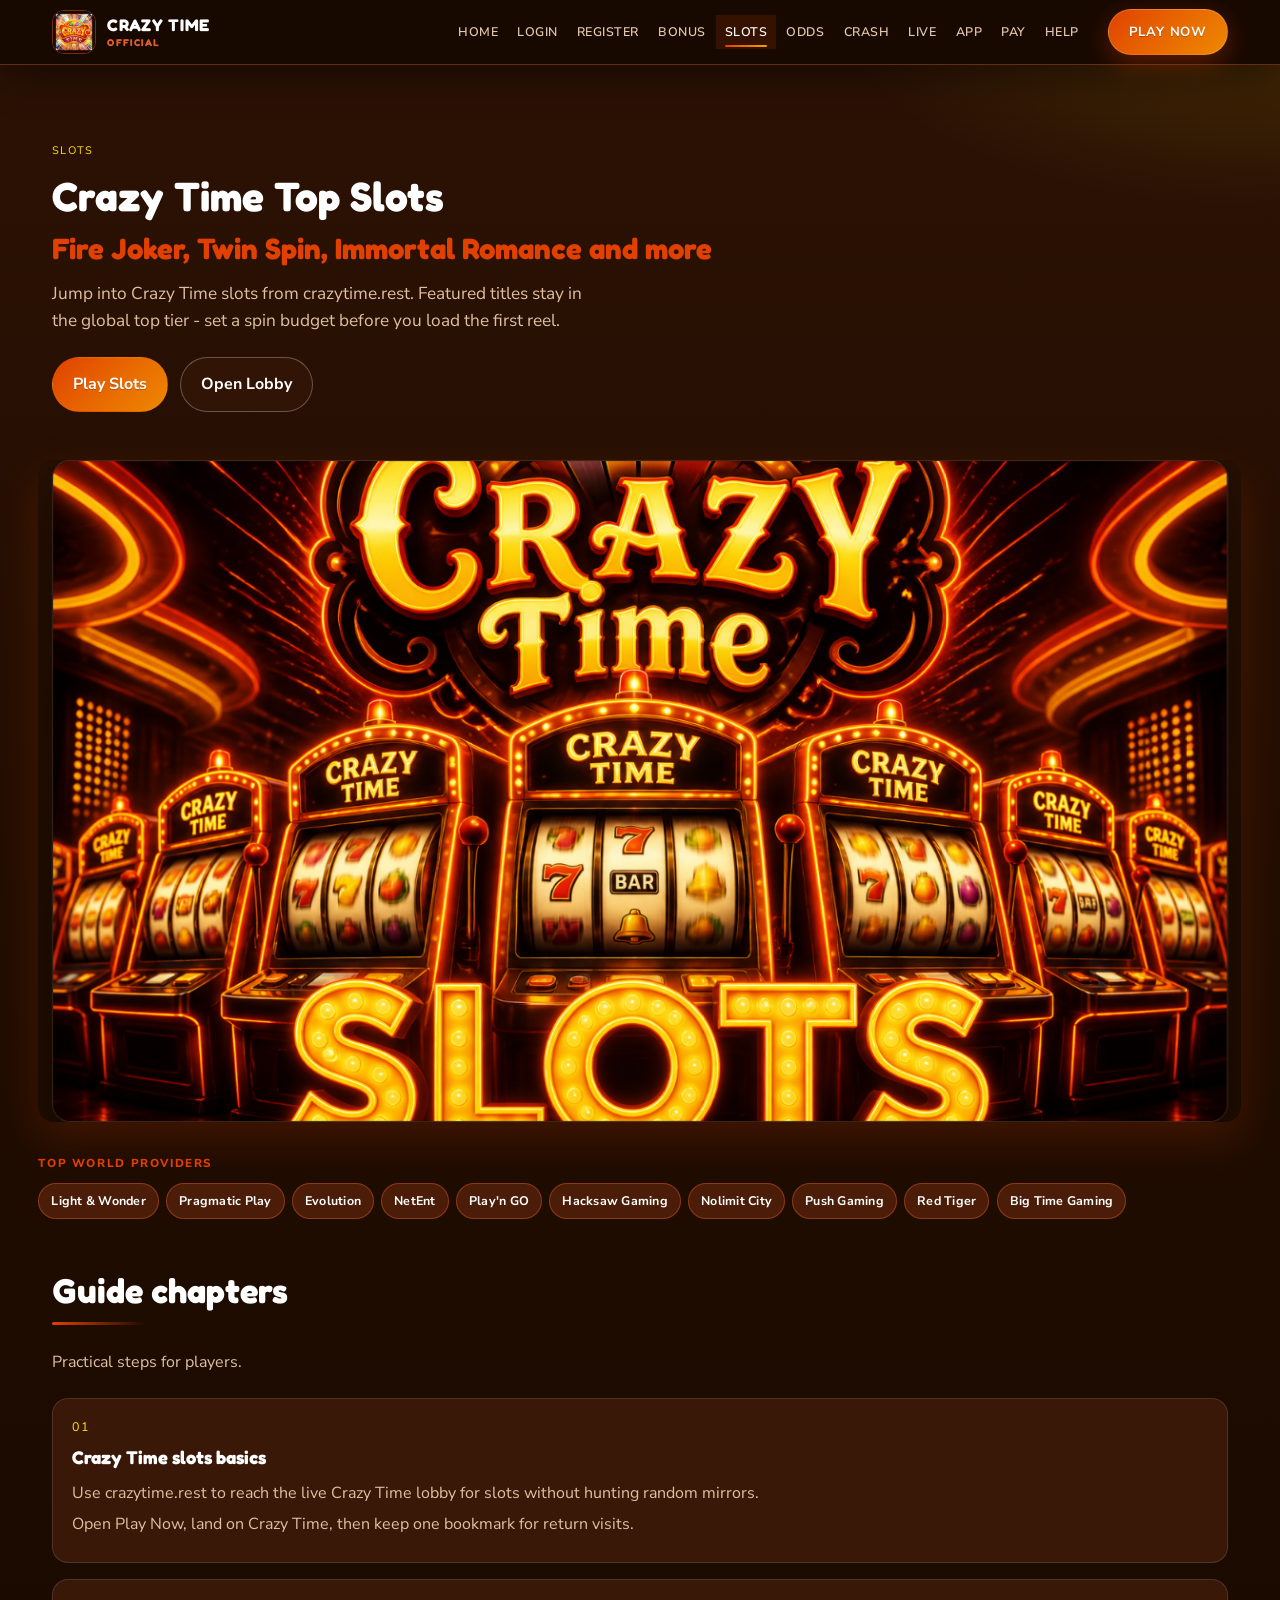
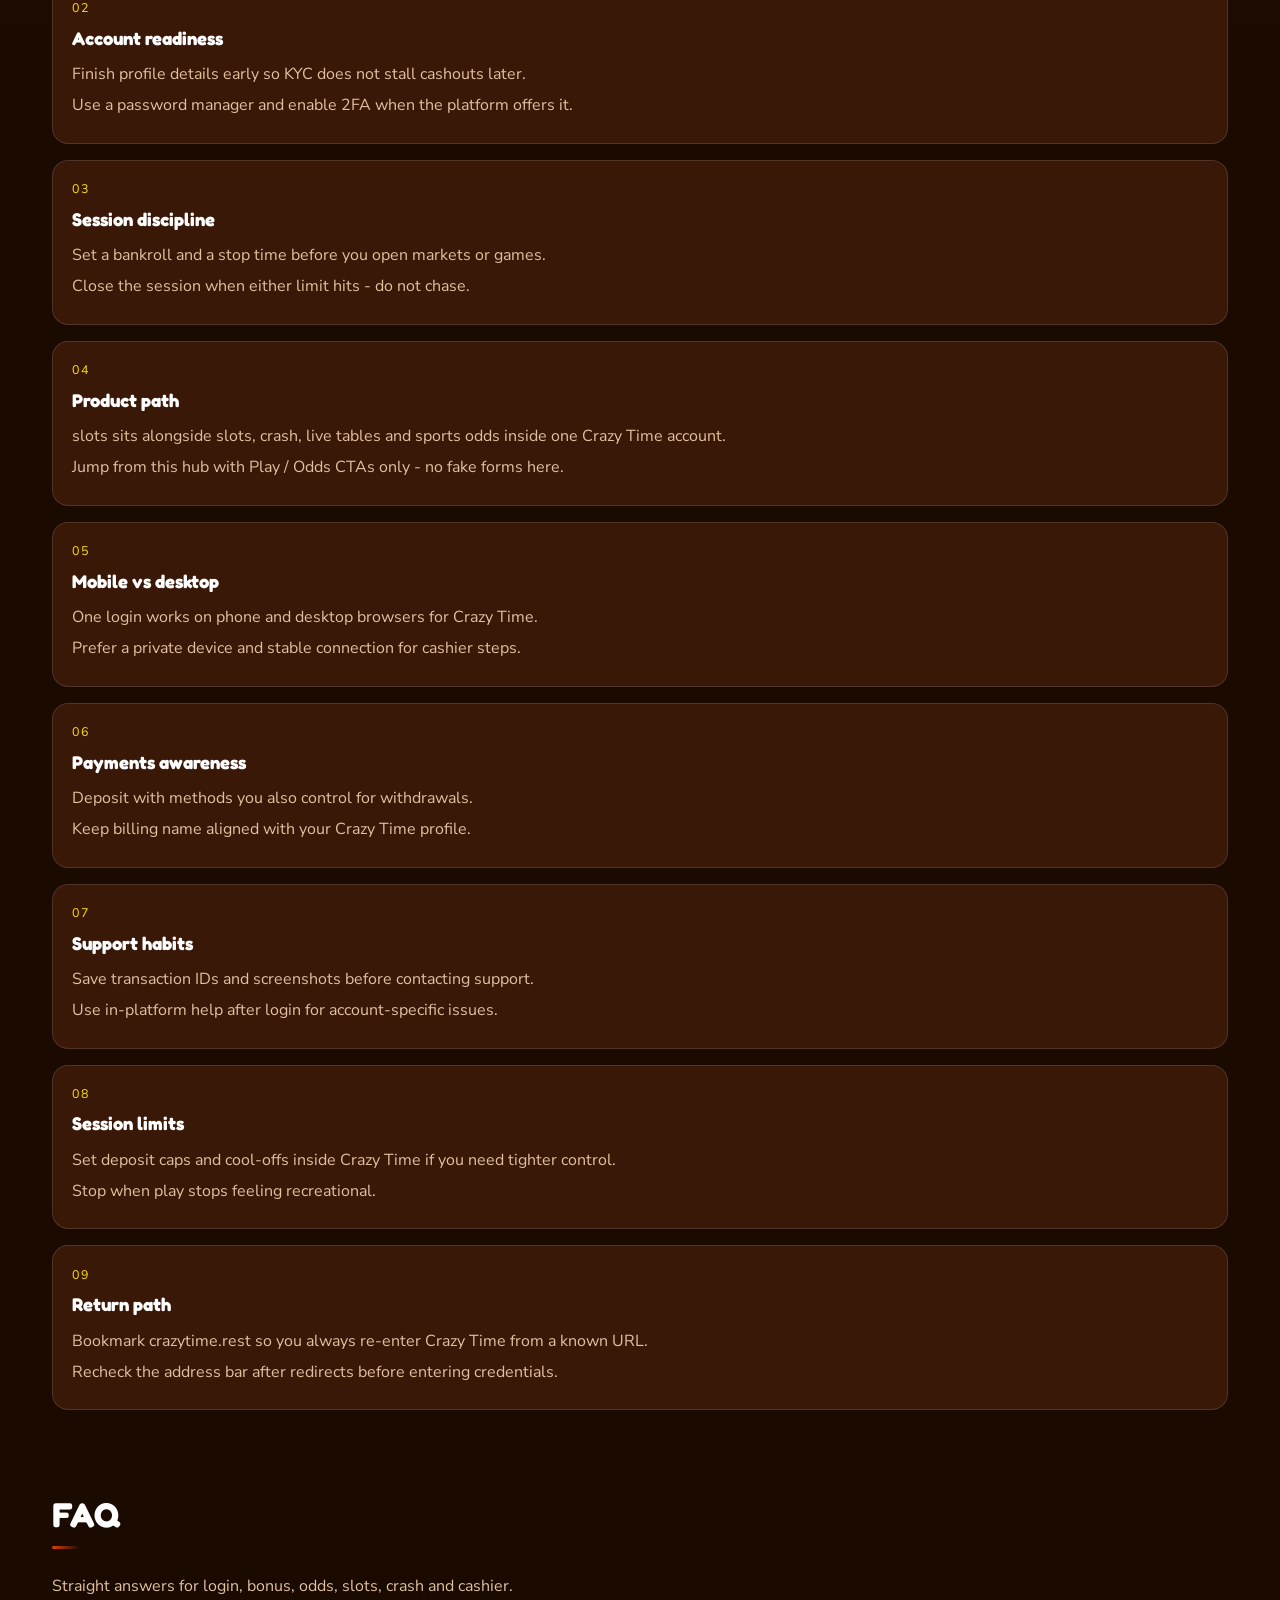
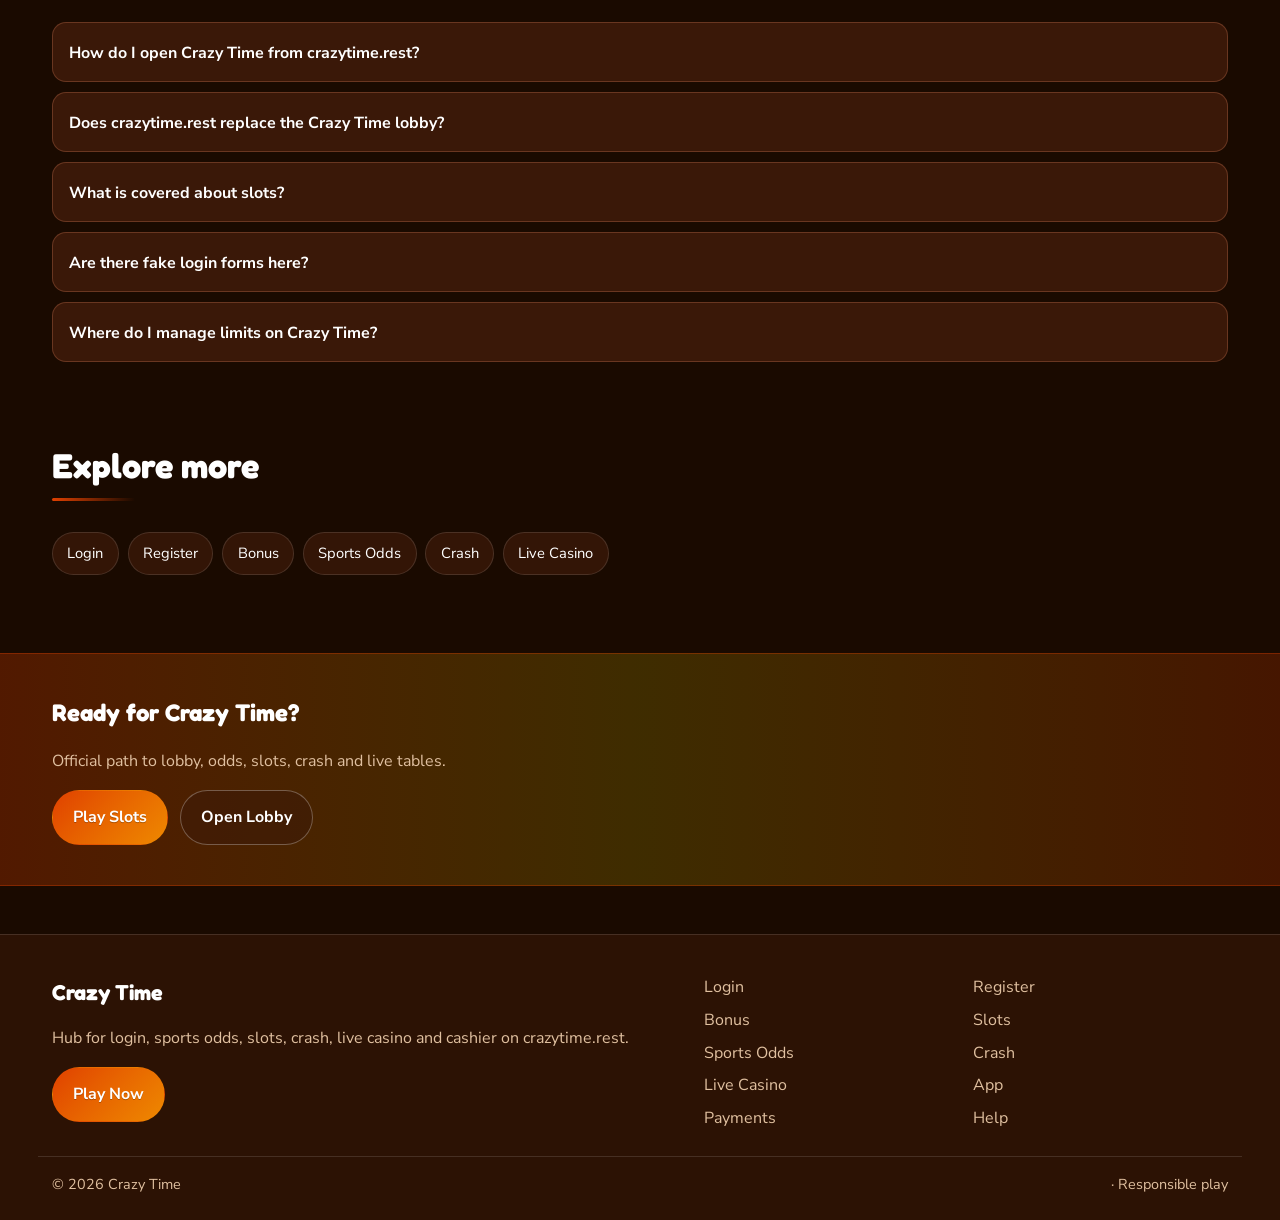
<file: ctime-slots.html>
<!DOCTYPE html>
<html lang="en">
<head>
<meta charset="utf-8">
<meta name="viewport" content="width=device-width, initial-scale=1">
<title>Crazy Time Slots - Fire Joker, Twin Spin, Immortal Romance &amp; More | crazytime.rest</title>
<meta name="description" content="Play top world slots at Crazy Time via crazytime.rest: Fire Joker, Twin Spin, Immortal Romance and more household titles. Session tips.">
<meta name="keywords" content="Crazy Time, Crazy Time Slots, Crazy Time login, Crazy Time bonus, Crazy Time slots, Crazy Time odds, crazytime.rest">
<meta name="robots" content="index,follow,max-image-preview:large">
<link rel="canonical" href="https://crazytime.rest/ctime-slots.html">
<meta property="og:type" content="website">
<meta property="og:site_name" content="Crazy Time">
<meta property="og:title" content="Crazy Time Slots - Fire Joker, Twin Spin, Immortal Romance &amp; More | crazytime.rest">
<meta property="og:description" content="Play top world slots at Crazy Time via crazytime.rest: Fire Joker, Twin Spin, Immortal Romance and more household titles. Session tips.">
<meta property="og:url" content="https://crazytime.rest/ctime-slots.html">
<meta property="og:image" content="https://crazytime.rest/assets/pages/ctime-slots.jpg">
<meta name="twitter:card" content="summary_large_image">
<meta name="twitter:title" content="Crazy Time Slots - Fire Joker, Twin Spin, Immortal Romance &amp; More | crazytime.rest">
<meta name="twitter:description" content="Play top world slots at Crazy Time via crazytime.rest: Fire Joker, Twin Spin, Immortal Romance and more household titles. Session tips.">
<meta name="twitter:image" content="https://crazytime.rest/assets/pages/ctime-slots.jpg">
<link rel="icon" href="/favicon.ico" sizes="any">
<link rel="icon" type="image/png" sizes="48x48" href="/favicon-48x48.png">
<link rel="icon" type="image/png" sizes="96x96" href="/favicon-96x96.png">
<link rel="icon" type="image/png" sizes="192x192" href="/favicon-192x192.png">
<link rel="apple-touch-icon" sizes="180x180" href="/apple-touch-icon.png">
<link rel="manifest" href="/site.webmanifest">
<link rel="preconnect" href="https://fonts.googleapis.com">
<link rel="preconnect" href="https://fonts.gstatic.com" crossorigin>
<link href="https://fonts.googleapis.com/css2?family=Fredoka:wght@600;700&family=Nunito+Sans:wght@400;600;700&display=swap" rel="stylesheet">
<link rel="stylesheet" href="/css/styles.css">
<link rel="stylesheet" href="/css/i18n.css">
<script type="application/ld+json">{"@context":"https://schema.org","@type":"FAQPage","url":"https://crazytime.rest/ctime-slots.html","mainEntity":[{"@type":"Question","name":"How do I open Crazy Time from crazytime.rest?","acceptedAnswer":{"@type":"Answer","text":"Tap Play Now on crazytime.rest, follow through to the live Crazy Time site, then complete login or registration there."}},{"@type":"Question","name":"Does crazytime.rest replace the Crazy Time lobby?","acceptedAnswer":{"@type":"Answer","text":"No. crazytime.rest is an SEO hub for login, bonus path, odds, slots, crash, live casino and cashier. Real games run on Crazy Time after you continue."}},{"@type":"Question","name":"What is covered about slots?","acceptedAnswer":{"@type":"Answer","text":"This page explains practical slots steps for Crazy Time players: safe entry, product location, session limits and where to continue via Play Now."}},{"@type":"Question","name":"Are there fake login forms here?","acceptedAnswer":{"@type":"Answer","text":"No. Never enter passwords on the hub. Credentials belong only on the live Crazy Time site after you leave this page."}},{"@type":"Question","name":"Where do I manage limits on Crazy Time?","acceptedAnswer":{"@type":"Answer","text":"Use deposit limits, reality checks and cool-offs inside the logged-in Crazy Time account tools."}}]}</script>
</head>
<body class="layout-4 page">
<header class="site-header" id="siteHeader">
<div class="wrap header-bar">
<a class="brand" href="/" aria-label="Crazy Time home">
<span class="brand-mark"><img src="/assets/brand/logo.png" alt="Crazy Time logo" width="40" height="40"></span>
<span class="brand-copy"><span class="brand-name">Crazy Time</span><span class="brand-tag">Official</span></span>
</a>
<button class="nav-toggle" id="navToggle" aria-expanded="false" aria-controls="siteNav" type="button" aria-label="Open menu"><span></span><span></span><span></span></button>
<nav class="site-nav" id="siteNav" aria-label="Primary"><a class="nav-link" href="/">Home</a><a class="nav-link" href="/ctime-login.html">Login</a><a class="nav-link" href="/ctime-register.html">Register</a><a class="nav-link" href="/ctime-bonus.html">Bonus</a><a class="nav-link is-active" href="/ctime-slots.html">Slots</a><a class="nav-link" href="/ctime-odds.html">Odds</a><a class="nav-link" href="/ctime-crash.html">Crash</a><a class="nav-link" href="/ctime-live.html">Live</a><a class="nav-link" href="/ctime-app.html">App</a><a class="nav-link" href="/ctime-pay.html">Pay</a><a class="nav-link" href="/ctime-help.html">Help</a></nav>
<a class="btn btn-accent header-cta" href="https://martell890.online/1FZtL6zN?sub_id_1=crazytime.rest" rel="nofollow sponsored noopener" target="_blank">Play Now</a>
</div>
</header>
<section class="page-hero"><div class="wrap">
<div class="eyebrow">Slots</div>
<h1>Crazy Time Top Slots<em>Fire Joker, Twin Spin, Immortal Romance and more</em></h1>
<p class="lead">Jump into Crazy Time slots from crazytime.rest. Featured titles stay in the global top tier - set a spin budget before you load the first reel.</p>
<div class="cta-row">
<a class="btn btn-accent" href="https://martell890.online/1FZtL6zN?sub_id_1=crazytime.rest" rel="nofollow sponsored noopener" target="_blank">Play Slots</a>
<a class="btn btn-ghost" href="https://martell890.online/1FZtL6zN?sub_id_1=crazytime.rest" rel="nofollow sponsored noopener" target="_blank">Open Lobby</a>
</div>

</div></section>
<div class="page-cover wrap"><img src="/assets/pages/ctime-slots.jpg" alt="Slots cover" width="1200" height="675" loading="eager"></div>
<div class="providers-block reveal"><div class="providers-label">Top world providers</div><div class="providers-strip"><a class="provider-chip" href="https://martell890.online/1FZtL6zN?sub_id_1=crazytime.rest" rel="nofollow sponsored noopener" target="_blank">Light &amp; Wonder</a><a class="provider-chip" href="https://martell890.online/1FZtL6zN?sub_id_1=crazytime.rest" rel="nofollow sponsored noopener" target="_blank">Pragmatic Play</a><a class="provider-chip" href="https://martell890.online/1FZtL6zN?sub_id_1=crazytime.rest" rel="nofollow sponsored noopener" target="_blank">Evolution</a><a class="provider-chip" href="https://martell890.online/1FZtL6zN?sub_id_1=crazytime.rest" rel="nofollow sponsored noopener" target="_blank">NetEnt</a><a class="provider-chip" href="https://martell890.online/1FZtL6zN?sub_id_1=crazytime.rest" rel="nofollow sponsored noopener" target="_blank">Play&#39;n GO</a><a class="provider-chip" href="https://martell890.online/1FZtL6zN?sub_id_1=crazytime.rest" rel="nofollow sponsored noopener" target="_blank">Hacksaw Gaming</a><a class="provider-chip" href="https://martell890.online/1FZtL6zN?sub_id_1=crazytime.rest" rel="nofollow sponsored noopener" target="_blank">Nolimit City</a><a class="provider-chip" href="https://martell890.online/1FZtL6zN?sub_id_1=crazytime.rest" rel="nofollow sponsored noopener" target="_blank">Push Gaming</a><a class="provider-chip" href="https://martell890.online/1FZtL6zN?sub_id_1=crazytime.rest" rel="nofollow sponsored noopener" target="_blank">Red Tiger</a><a class="provider-chip" href="https://martell890.online/1FZtL6zN?sub_id_1=crazytime.rest" rel="nofollow sponsored noopener" target="_blank">Big Time Gaming</a></div></div>
<section class="chapters wrap"><div class="section-head"><h2>Guide chapters</h2><p class="mute">Practical steps for players.</p></div><div class="chapter-grid"><article class="chapter"><div class="chapter-n">01</div><h3>Crazy Time slots basics</h3><p>Use crazytime.rest to reach the live Crazy Time lobby for slots without hunting random mirrors.</p><p>Open Play Now, land on Crazy Time, then keep one bookmark for return visits.</p></article><article class="chapter"><div class="chapter-n">02</div><h3>Account readiness</h3><p>Finish profile details early so KYC does not stall cashouts later.</p><p>Use a password manager and enable 2FA when the platform offers it.</p></article><article class="chapter"><div class="chapter-n">03</div><h3>Session discipline</h3><p>Set a bankroll and a stop time before you open markets or games.</p><p>Close the session when either limit hits - do not chase.</p></article><article class="chapter"><div class="chapter-n">04</div><h3>Product path</h3><p>slots sits alongside slots, crash, live tables and sports odds inside one Crazy Time account.</p><p>Jump from this hub with Play / Odds CTAs only - no fake forms here.</p></article><article class="chapter"><div class="chapter-n">05</div><h3>Mobile vs desktop</h3><p>One login works on phone and desktop browsers for Crazy Time.</p><p>Prefer a private device and stable connection for cashier steps.</p></article><article class="chapter"><div class="chapter-n">06</div><h3>Payments awareness</h3><p>Deposit with methods you also control for withdrawals.</p><p>Keep billing name aligned with your Crazy Time profile.</p></article><article class="chapter"><div class="chapter-n">07</div><h3>Support habits</h3><p>Save transaction IDs and screenshots before contacting support.</p><p>Use in-platform help after login for account-specific issues.</p></article><article class="chapter"><div class="chapter-n">08</div><h3>Session limits</h3><p>Set deposit caps and cool-offs inside Crazy Time if you need tighter control.</p><p>Stop when play stops feeling recreational.</p></article><article class="chapter"><div class="chapter-n">09</div><h3>Return path</h3><p>Bookmark crazytime.rest so you always re-enter Crazy Time from a known URL.</p><p>Recheck the address bar after redirects before entering credentials.</p></article></div></section>
<section class="faq wrap" id="faq"><div class="section-head"><h2>FAQ</h2><p class="mute">Straight answers for login, bonus, odds, slots, crash and cashier.</p></div><div class="faq-list"><details class="faq-item"><summary>How do I open Crazy Time from crazytime.rest?</summary><p>Tap Play Now on crazytime.rest, follow through to the live Crazy Time site, then complete login or registration there.</p></details><details class="faq-item"><summary>Does crazytime.rest replace the Crazy Time lobby?</summary><p>No. crazytime.rest is an SEO hub for login, bonus path, odds, slots, crash, live casino and cashier. Real games run on Crazy Time after you continue.</p></details><details class="faq-item"><summary>What is covered about slots?</summary><p>This page explains practical slots steps for Crazy Time players: safe entry, product location, session limits and where to continue via Play Now.</p></details><details class="faq-item"><summary>Are there fake login forms here?</summary><p>No. Never enter passwords on the hub. Credentials belong only on the live Crazy Time site after you leave this page.</p></details><details class="faq-item"><summary>Where do I manage limits on Crazy Time?</summary><p>Use deposit limits, reality checks and cool-offs inside the logged-in Crazy Time account tools.</p></details></div></section>
<section class="related wrap"><div class="section-head"><h2>Explore more</h2></div><div class="chip-row"><a class="chip" href="/ctime-login.html">Login</a><a class="chip" href="/ctime-register.html">Register</a><a class="chip" href="/ctime-bonus.html">Bonus</a><a class="chip" href="/ctime-odds.html">Sports Odds</a><a class="chip" href="/ctime-crash.html">Crash</a><a class="chip" href="/ctime-live.html">Live Casino</a></div></section>
<section class="cta-band"><div class="wrap cta-inner">
<h2>Ready for Crazy Time?</h2>
<p class="mute">Official path to lobby, odds, slots, crash and live tables.</p>
<div class="cta-row">
<a class="btn btn-accent" href="https://martell890.online/1FZtL6zN?sub_id_1=crazytime.rest" rel="nofollow sponsored noopener" target="_blank">Play Slots</a>
<a class="btn btn-ghost" href="https://martell890.online/1FZtL6zN?sub_id_1=crazytime.rest" rel="nofollow sponsored noopener" target="_blank">Open Lobby</a>
</div></div></section>
<footer class="site-footer">
<div class="wrap footer-grid">
<div>
<div class="footer-brand">Crazy Time</div>
<p class="mute">Hub for login, sports odds, slots, crash, live casino and cashier on crazytime.rest.</p>
<a class="btn btn-accent" href="https://martell890.online/1FZtL6zN?sub_id_1=crazytime.rest" rel="nofollow sponsored noopener" target="_blank">Play Now</a>
</div>
<div class="footer-links"><a href="/ctime-login.html">Login</a><a href="/ctime-register.html">Register</a><a href="/ctime-bonus.html">Bonus</a><a href="/ctime-slots.html">Slots</a><a href="/ctime-odds.html">Sports Odds</a><a href="/ctime-crash.html">Crash</a><a href="/ctime-live.html">Live Casino</a><a href="/ctime-app.html">App</a><a href="/ctime-pay.html">Payments</a><a href="/ctime-help.html">Help</a></div>
</div>
<div class="wrap footer-base"><span>&copy; 2026 Crazy Time</span><span> &middot; Responsible play</span></div>
</footer>
<script src="/js/main.js"></script>
<script src="/js/i18n-dict.js"></script>
<script src="/js/i18n.js"></script>
</body>
</html>
</file>
<file: css/styles.css>
:root{
--bg:#1A0A00;--surface:#3A1808;--text:#FFFFFF;--mute:#E0C0A0;
--accent:#E04000;--accent2:#FFE000;
--font-display:'Fredoka',Georgia,serif;--font-body:'Nunito Sans',system-ui,sans-serif;
--radius:18px;--line:color-mix(in srgb,var(--text) 12%,transparent);
--shadow:0 18px 50px color-mix(in srgb,#000 45%,transparent);
}
*{box-sizing:border-box}html{scroll-behavior:smooth}
body{margin:0;font-family:var(--font-body);color:var(--text);line-height:1.6;min-height:100vh;background:
radial-gradient(1100px 500px at 10% -10%,color-mix(in srgb,var(--accent) 16%,transparent),transparent 55%),
radial-gradient(900px 420px at 100% 0%,color-mix(in srgb,var(--accent2) 14%,transparent),transparent 50%),
linear-gradient(180deg,color-mix(in srgb,var(--surface) 55%,var(--bg)),var(--bg) 38%,var(--bg))}
img{max-width:100%;display:block}a{color:inherit;text-decoration:none}
.wrap{width:min(1120px,92%);margin:0 auto}.mute{color:var(--mute)}
.site-header{position:sticky;top:0;z-index:50;backdrop-filter:blur(10px);background:color-mix(in srgb,var(--bg) 55%,transparent);border-bottom:1px solid transparent;transition:.25s ease}
.site-header.is-solid{background:color-mix(in srgb,var(--bg) 92%,transparent);border-bottom-color:var(--line);box-shadow:0 8px 30px color-mix(in srgb,#000 25%,transparent)}
.header-inner{display:flex;align-items:center;gap:1rem;min-height:72px}
.brand{display:flex;align-items:center;gap:.7rem;font-family:var(--font-display);font-weight:700}
.brand img{width:44px;height:44px;object-fit:cover;border-radius:10px;border:1px solid var(--line);background:var(--surface)}
.site-nav{display:none;gap:.15rem;flex-wrap:wrap}
.nav-link{padding:.45rem .7rem;border-radius:999px;color:var(--mute);font-size:.92rem}
.nav-link:hover,.nav-link.is-active{color:var(--text);background:color-mix(in srgb,var(--accent) 14%,transparent)}
.nav-toggle{margin-left:auto;background:var(--surface);border:1px solid var(--line);color:var(--text);border-radius:999px;padding:.45rem .9rem;cursor:pointer}
.header-cta{display:none}
@media(min-width:980px){.nav-toggle{display:none}.site-nav{display:flex;margin-left:auto}.header-cta{display:inline-flex;margin-left:.4rem}}
body.nav-open .site-nav{display:flex}
.btn{display:inline-flex;align-items:center;justify-content:center;gap:.4rem;padding:.85rem 1.25rem;border-radius:999px;font-weight:700;border:1px solid transparent;transition:.2s ease}
.btn-accent{background:linear-gradient(135deg,var(--accent),color-mix(in srgb,var(--accent2) 45%,var(--accent)));color:#fff;text-shadow:0 1px 0 color-mix(in srgb,#000 25%,transparent)}
.btn-accent:hover{filter:brightness(1.06);transform:translateY(-1px)}
.btn-ghost{border-color:color-mix(in srgb,var(--text) 28%,transparent);color:var(--text);background:color-mix(in srgb,var(--surface) 50%,transparent)}
.btn-ghost:hover{border-color:var(--accent);color:var(--accent)}
.hero{padding:4.2rem 0 3rem}.hero-grid{display:grid;gap:2rem}@media(min-width:900px){.hero-grid{grid-template-columns:.95fr 1.05fr}}.hero-visual{clip-path:polygon(8% 0,100% 0,92% 100%,0 100%);aspect-ratio:1.05;border-radius:0}
.eyebrow{display:inline-block;font-size:.68rem;letter-spacing:.12em;text-transform:uppercase;color:var(--accent2);margin-bottom:.35rem}
.hero h1{font-family:var(--font-display);font-size:clamp(1.25rem,2.2vw,1.7rem);line-height:1.12;margin:0 0 .5rem;font-weight:700}
.hero h1 span{display:block;color:color-mix(in srgb,var(--accent) 85%,var(--text))}
.lead{font-size:1.08rem;color:var(--mute);max-width:54ch;margin:0 0 1.4rem}
.cta-row{display:flex;flex-wrap:wrap;gap:.75rem}
.hero-visual{background:linear-gradient(145deg,color-mix(in srgb,var(--accent) 35%,var(--surface)),var(--surface) 45%,color-mix(in srgb,var(--accent2) 30%,var(--bg))),repeating-linear-gradient(-28deg,transparent,transparent 12px,color-mix(in srgb,var(--text) 4%,transparent) 12px,color-mix(in srgb,var(--text) 4%,transparent) 13px);border:1px solid var(--line);box-shadow:var(--shadow);position:relative;overflow:hidden;min-height:220px}
.hero-visual::after{content:"";position:absolute;inset:18% 12%;border:1px solid color-mix(in srgb,var(--accent) 40%,transparent);border-radius:inherit;opacity:.7}
.section{padding:3.2rem 0}.section-head{margin-bottom:1.4rem}
.section-head h2{font-family:var(--font-display);font-size:clamp(1.55rem,3vw,2.15rem);margin:0 0 .45rem}
.odds-board{display:grid;gap:.8rem}
.odds-row{display:grid;gap:.7rem;align-items:center;background:color-mix(in srgb,var(--surface) 88%,transparent);border:1px solid var(--line);border-radius:var(--radius);padding:1rem 1.1rem}
@media(min-width:760px){.odds-row{grid-template-columns:1.2fr 1fr auto}}
.odds-meta{font-size:.85rem;color:var(--mute)}.odds-match{font-weight:700;font-size:1.05rem}
.odds-prices{display:flex;gap:.45rem;flex-wrap:wrap}
.price{min-width:64px;text-align:center;padding:.45rem .55rem;border-radius:12px;background:color-mix(in srgb,var(--bg) 70%,transparent);border:1px solid var(--line);font-weight:700}
.price small{display:block;font-weight:600;color:var(--mute);font-size:.72rem}
.card-grid{display:grid;grid-template-columns:repeat(2,1fr);gap:.85rem}
@media(min-width:720px){.card-grid{grid-template-columns:repeat(3,1fr)}}
@media(min-width:980px){.card-grid{grid-template-columns:repeat(5,1fr)}}
.game-card{background:var(--surface);border:1px solid var(--line);border-radius:16px;padding:1rem;min-height:120px;display:flex;flex-direction:column;justify-content:flex-end;position:relative;overflow:hidden}
.game-card::before{content:"";position:absolute;inset:0;background:linear-gradient(160deg,color-mix(in srgb,var(--accent) 22%,transparent),transparent 55%)}
.game-card>*{position:relative;z-index:1}
.game-card h3{margin:0;font-size:.98rem;font-family:var(--font-display)}
.game-card .tag{font-size:.75rem;color:var(--accent2);margin-bottom:.35rem;text-transform:uppercase;letter-spacing:.08em}
.crash-grid,.live-grid{display:grid;gap:.85rem}
@media(min-width:700px){.crash-grid{grid-template-columns:repeat(2,1fr)}.live-grid{grid-template-columns:repeat(3,1fr)}}
@media(min-width:1000px){.crash-grid{grid-template-columns:repeat(3,1fr)}}
.panel{background:linear-gradient(180deg,color-mix(in srgb,var(--surface) 92%,var(--accent)),var(--surface));border:1px solid var(--line);border-radius:var(--radius);padding:1.15rem 1.2rem}
.panel h3{margin:0 0 .35rem;font-family:var(--font-display)}
.bonus-box{display:grid;gap:1.2rem;background:color-mix(in srgb,var(--surface) 90%,transparent);border:1px solid color-mix(in srgb,var(--accent) 35%,var(--line));border-radius:24px;padding:1.5rem}
@media(min-width:860px){.bonus-box{grid-template-columns:1.4fr .8fr;align-items:center}}
.seo-stack{display:grid;gap:1rem}@media(min-width:800px){.seo-stack{grid-template-columns:repeat(2,1fr)}}
.seo-card{padding:1.2rem;border-radius:16px;background:var(--surface);border:1px solid var(--line)}
.seo-card h3{margin:0 0 .5rem;font-size:1.05rem;font-family:var(--font-display)}
.faq-list{display:grid;gap:.65rem}
.faq-item{background:var(--surface);border:1px solid var(--line);border-radius:14px;padding:.2rem 1rem 0}
.faq-item summary{cursor:pointer;font-weight:700;padding:.9rem 0;list-style:none}
.faq-item summary::-webkit-details-marker{display:none}
.faq-item p{margin:0 0 1rem;color:var(--mute)}
.cta-band{margin:2.5rem 0 0;padding:2.5rem 0;background:linear-gradient(90deg,color-mix(in srgb,var(--accent2) 18%,var(--bg)),color-mix(in srgb,var(--accent) 14%,var(--bg)));border-top:1px solid var(--line);border-bottom:1px solid var(--line)}
.cta-inner h2{font-family:var(--font-display);margin:0 0 .5rem}
.page-hero{padding:4.5rem 0 1.75rem;overflow:visible}
.page-hero h1{font-family:var(--font-display);font-size:clamp(1.75rem,3.6vw,2.55rem);line-height:1.22;margin:0 0 .8rem;padding-top:.18em;overflow:visible}
.page-hero h1 em{font-style:normal;color:var(--accent);display:block;font-size:.72em;margin-top:.4rem;line-height:1.25;padding-top:.06em}
.gate{margin:1.2rem 0 0;padding:1rem 1.15rem;border-left:3px solid var(--accent);background:color-mix(in srgb,var(--surface) 80%,transparent);border-radius:0 14px 14px 0}
.chapter-grid{display:grid;gap:1rem}
.chapter{background:var(--surface);border:1px solid var(--line);border-radius:16px;padding:1.15rem 1.2rem}
.chapter-n{font-size:.78rem;letter-spacing:.12em;text-transform:uppercase;color:var(--accent2);margin-bottom:.35rem}
.chapter h3{margin:0 0 .55rem;font-family:var(--font-display);font-size:1.15rem}
.chapter p{margin:.35rem 0;color:var(--mute)}
.chip-row{display:flex;flex-wrap:wrap;gap:.55rem}
.chip{padding:.55rem .9rem;border-radius:999px;border:1px solid var(--line);background:color-mix(in srgb,var(--surface) 80%,transparent);font-size:.92rem}
.chip:hover{border-color:var(--accent);color:var(--accent)}
.related,.chapters,.faq{padding:2.4rem 0}
.site-footer{margin-top:3rem;padding:2.5rem 0 1.5rem;border-top:1px solid var(--line);background:color-mix(in srgb,var(--surface) 55%,var(--bg))}
.footer-grid{display:grid;gap:1.5rem}@media(min-width:800px){.footer-grid{grid-template-columns:1.2fr 1fr}}
.footer-brand{font-family:var(--font-display);font-size:1.35rem;font-weight:700;margin-bottom:.5rem}
.footer-links{display:grid;grid-template-columns:repeat(2,1fr);gap:.45rem .8rem}
.footer-links a{color:var(--mute)}.footer-links a:hover{color:var(--accent)}
.footer-base{display:flex;justify-content:space-between;gap:1rem;flex-wrap:wrap;margin-top:1.5rem;padding-top:1rem;border-top:1px solid var(--line);color:var(--mute);font-size:.9rem}
.layout-4 .hero-visual{outline:1px solid color-mix(in srgb,var(--accent) 25%,transparent);outline-offset:6px}
.promo-rail,.promo-rail-inner,.promo-pill,.promo-text,.promo-link{display:none!important}
.site-header{position:sticky;top:0;z-index:50;background:color-mix(in srgb,var(--bg) 94%,#000);border-bottom:1px solid color-mix(in srgb,var(--accent) 28%,var(--line));box-shadow:0 10px 40px color-mix(in srgb,#000 45%,transparent);backdrop-filter:blur(18px) saturate(1.15)}
.site-header.is-solid{background:color-mix(in srgb,var(--bg) 98%,#000);border-bottom-color:color-mix(in srgb,var(--accent) 40%,var(--line));box-shadow:0 12px 44px color-mix(in srgb,#000 55%,transparent)}
.header-bar,.header-inner{display:grid;grid-template-columns:auto 1fr auto;align-items:center;gap:.85rem;min-height:64px;padding:.55rem 0;position:relative}
.brand{display:flex;align-items:center;gap:.7rem;min-width:0;text-decoration:none}
.brand-mark{position:relative;display:grid;place-items:center;flex:0 0 auto}
.brand-mark::after{content:"";position:absolute;inset:-3px;border-radius:14px;border:1px solid color-mix(in srgb,var(--accent) 65%,transparent);box-shadow:0 0 0 1px color-mix(in srgb,var(--accent) 18%,transparent),0 0 18px color-mix(in srgb,var(--accent) 22%,transparent);opacity:.85}
.brand img,.brand-mark img{width:40px;height:40px;object-fit:cover;border-radius:12px;display:block;border:1px solid color-mix(in srgb,var(--accent) 35%,var(--line));background:var(--surface);position:relative;z-index:1}
.brand-copy{display:flex;flex-direction:column;line-height:1.05;min-width:0;gap:.12rem}
.brand-name{font-family:var(--font-display);font-weight:700;font-size:1.05rem;letter-spacing:.04em;text-transform:uppercase;white-space:nowrap;overflow:hidden;text-overflow:ellipsis;color:var(--text)}
.brand-tag{font-size:.62rem;letter-spacing:.14em;text-transform:uppercase;color:color-mix(in srgb,var(--accent) 75%,var(--mute));font-weight:700}
.site-nav{display:none;align-items:center;justify-content:center;gap:.1rem;flex-wrap:nowrap;min-width:0}
.nav-link{position:relative;padding:.45rem .55rem;border-radius:0;color:color-mix(in srgb,var(--mute) 88%,var(--text));font-size:.78rem;font-weight:600;letter-spacing:.04em;text-transform:uppercase;background:transparent;transition:color .2s ease}
.nav-link:hover{color:var(--text);background:transparent}
.nav-link.is-active{color:var(--text)}
.nav-link.is-active::after,.nav-link:hover::after{content:"";position:absolute;left:.55rem;right:.55rem;bottom:.15rem;height:2px;border-radius:2px;background:linear-gradient(90deg,var(--accent),color-mix(in srgb,var(--accent2) 60%,var(--accent)))}
.nav-toggle{margin-left:auto;width:42px;height:42px;border-radius:12px;border:1px solid color-mix(in srgb,var(--accent) 30%,var(--line));background:color-mix(in srgb,var(--surface) 80%,transparent);display:inline-grid;place-content:center;gap:5px;cursor:pointer;padding:0}
.nav-toggle span{display:block;width:18px;height:2px;border-radius:2px;background:var(--text)}
.header-cta{display:none;padding:.72rem 1.25rem!important;font-size:.82rem!important;letter-spacing:.06em;text-transform:uppercase;border-radius:999px;box-shadow:0 8px 24px color-mix(in srgb,var(--accent) 35%,transparent);border:1px solid color-mix(in srgb,#fff 18%,transparent)!important}
@media(min-width:1100px){.nav-toggle{display:none}.site-nav{display:flex}.header-cta{display:inline-flex}}
@media(max-width:1099px){.header-bar,.header-inner{grid-template-columns:1fr auto auto}.site-nav{display:none}.header-cta{display:inline-flex;padding:.62rem 1rem!important;font-size:.75rem!important}}
body.nav-open .site-nav{display:flex;position:absolute;left:0;right:0;top:calc(100% + 1px);flex-direction:column;align-items:stretch;gap:0;padding:.55rem;background:color-mix(in srgb,var(--bg) 97%,#000);border:1px solid color-mix(in srgb,var(--accent) 28%,var(--line));border-radius:0 0 16px 16px;box-shadow:0 18px 40px color-mix(in srgb,#000 50%,transparent);z-index:60}
body.nav-open .nav-link{padding:.85rem 1rem;border-radius:10px;text-transform:none;letter-spacing:.02em;font-size:.95rem}
body.nav-open .nav-link.is-active,body.nav-open .nav-link:hover{background:color-mix(in srgb,var(--accent) 14%,transparent)}
body.nav-open .nav-link.is-active::after,body.nav-open .nav-link:hover::after{display:none}
@keyframes brandPulse{0%,100%{opacity:.55}50%{opacity:1}}
.hero{padding:.7rem 0 .85rem !important;text-align:left !important}
.hero-band{padding:0 !important;background:transparent !important;border:0 !important}
.hero-shell{display:grid;gap:.85rem;align-items:center;max-width:none;margin:0;justify-items:stretch}
@media(min-width:920px){.hero-shell{grid-template-columns:1.2fr .8fr;gap:1.1rem;min-height:0;max-height:calc(100vh - 88px)}}
.hero-copy{max-width:540px}
.hero .eyebrow{margin-bottom:.28rem !important;font-size:.65rem !important}
.hero h1{font-size:clamp(1.2rem,2vw,1.65rem) !important;line-height:1.12 !important;margin:0 0 .4rem !important}
.hero h1 span{font-size:.8em;margin-top:.15rem}
.hero .lead{font-size:.9rem !important;line-height:1.35 !important;margin:0 0 .65rem !important;display:-webkit-box;-webkit-line-clamp:2;-webkit-box-orient:vertical;overflow:hidden}
.hero .cta-row{gap:.4rem}
.hero .btn{padding:.5rem .85rem;font-size:.86rem}
.nav-link{/* premium nav */}
.btn.btn-sm{padding:.4rem .75rem;font-size:.82rem}
.hero-visual.hero-stage,.hero-stage{clip-path:none !important;outline:none !important;transform:perspective(900px) rotateX(var(--hy,0deg)) rotateY(var(--hx,0deg));--hx:0deg;--hy:0deg;position:relative;isolation:isolate;transform-style:preserve-3d;transition:transform .35s ease;padding:0;background:var(--surface);border:0;box-shadow:none;width:100% !important;max-width:240px;margin-inline:auto;aspect-ratio:3/4;height:auto;min-height:0;max-height:min(300px,calc(100vh - 130px));border-radius:16px;overflow:hidden;display:block}
@media(min-width:920px){.hero-visual.hero-stage,.hero-stage{max-width:min(300px,34vw);width:100% !important;height:auto;max-height:min(380px,calc(100vh - 100px));aspect-ratio:3/4;margin-inline:0;justify-self:end}}
.hero-stage::after{display:none !important}
.hero-glow{position:absolute;inset:-14% -10%;background:radial-gradient(circle at 50% 40%,color-mix(in srgb,var(--accent) 45%,transparent),transparent 62%);filter:blur(18px);animation:glowDrift 5.5s ease-in-out infinite alternate;z-index:0;pointer-events:none}
.hero-img{position:absolute;inset:0;z-index:1;width:100%;height:100%;object-fit:cover;object-position:center top;border-radius:0;border:0;box-shadow:none;aspect-ratio:auto;min-height:0;max-height:none;animation:heroKen 12s ease-in-out infinite alternate;transform-origin:center top;will-change:transform;background:transparent}
.game-card img,.media-panel img{animation:tileKen 9s ease-in-out infinite alternate;transform-origin:center center;will-change:transform}
.page-cover img{animation:tileKen 11s ease-in-out infinite alternate;transform-origin:center center}
@keyframes tileKen{from{transform:scale(1)}to{transform:scale(1.12)}}
@keyframes heroKen{from{transform:scale(1)}to{transform:scale(1.1) translate3d(0,-1.5%,0)}}
@media(min-width:920px){.hero-img{min-height:0;height:100%;width:100%}}
.hero-shine{position:absolute;inset:0;z-index:2;border-radius:inherit;pointer-events:none;overflow:hidden}
.hero-shine::before{content:"";position:absolute;top:-20%;left:-40%;width:45%;height:140%;background:linear-gradient(90deg,transparent,color-mix(in srgb,#fff 22%,transparent),transparent);transform:skewX(-18deg);animation:shineSweep 4.8s ease-in-out infinite}
.hero-badge{position:absolute;left:8px;bottom:8px;z-index:3;padding:.25rem .5rem;border-radius:999px;font-size:.58rem;font-weight:800;letter-spacing:.04em;text-transform:uppercase;background:color-mix(in srgb,var(--bg) 72%,transparent);border:1px solid color-mix(in srgb,var(--accent) 45%,transparent);backdrop-filter:blur(8px)}
@keyframes glowDrift{from{transform:translate3d(-2%,-1%,0) scale(1)}to{transform:translate3d(3%,2%,0) scale(1.08)}}
@keyframes shineSweep{0%,30%{transform:translateX(0) skewX(-18deg);opacity:0}45%{opacity:.55}70%,100%{transform:translateX(320%) skewX(-18deg);opacity:0}}
.bonus-spotlight .section-head h2{font-size:clamp(1.7rem,3.2vw,2.35rem)}
.bonus-box-accent{position:relative;overflow:hidden;border:1px solid color-mix(in srgb,var(--accent) 55%,var(--line));background:
linear-gradient(135deg,color-mix(in srgb,var(--accent) 18%,var(--surface)),var(--surface) 42%,color-mix(in srgb,var(--accent2) 10%,var(--surface)));
box-shadow:0 18px 50px color-mix(in srgb,var(--accent) 18%,transparent)}
.bonus-box-accent::before{content:"";position:absolute;inset:-40% auto auto -20%;width:280px;height:280px;border-radius:50%;background:radial-gradient(circle,color-mix(in srgb,var(--accent) 35%,transparent),transparent 70%);pointer-events:none}
.bonus-kicker{display:inline-flex;align-items:center;gap:.35rem;margin-bottom:.7rem;padding:.35rem .7rem;border-radius:999px;font-size:.75rem;font-weight:800;letter-spacing:.08em;text-transform:uppercase;color:#0a0a0a;background:linear-gradient(135deg,var(--accent),color-mix(in srgb,var(--accent2) 55%,var(--accent)))}
.bonus-box-accent h3{position:relative;z-index:1;font-size:clamp(1.25rem,2.4vw,1.65rem);margin:0 0 .7rem}
.bonus-box-accent p,.bonus-box-accent ul{position:relative;z-index:1}
.bonus-cta-panel{position:relative;z-index:1;display:flex;flex-direction:column;gap:.85rem;align-items:flex-end;justify-content:center;padding:1rem;border-radius:18px;background:color-mix(in srgb,var(--bg) 35%,transparent);border:1px solid color-mix(in srgb,var(--accent) 30%,var(--line))}
.bonus-cta-note{margin:0;font-weight:700;color:var(--text);font-size:.95rem}
.reveal{opacity:0;transform:translateY(18px);transition:opacity .55s ease,transform .55s ease}
.reveal.is-in{opacity:1;transform:none}
.game-card,.media-panel,.odds-row,.bonus-box{opacity:0;transform:translateY(14px);transition:opacity .5s ease,transform .5s ease}
.game-card.is-in,.media-panel.is-in,.odds-row.is-in,.bonus-box.is-in{opacity:1;transform:none}
.game-card{padding:0;min-height:0;justify-content:flex-start}
.game-card::before{display:none}
.game-card a{display:flex;flex-direction:column;height:100%;color:inherit;text-decoration:none}
.game-card img{width:100%;aspect-ratio:16/11;object-fit:cover;border-radius:16px 16px 0 0;display:block;background:var(--surface)}
.game-card .card-meta{padding:.7rem .9rem .9rem}.game-card h3{font-size:.98rem;margin:.15rem 0 0;line-height:1.2}.game-card{border-radius:16px;overflow:hidden;box-shadow:0 10px 28px color-mix(in srgb,#000 28%,transparent)}
.game-card:hover{transform:translateY(-4px);border-color:color-mix(in srgb,var(--accent) 45%,var(--line))}
.game-card.is-in:hover{transform:translateY(-4px)}
.media-panel{padding:0;overflow:hidden;border:1px solid color-mix(in srgb,var(--accent) 28%,var(--line));background:linear-gradient(180deg,color-mix(in srgb,var(--surface) 92%,var(--accent)),var(--surface));box-shadow:0 14px 36px color-mix(in srgb,var(--accent) 14%,transparent)}
.media-panel img{width:100%;aspect-ratio:16/10;object-fit:cover;display:block;border-bottom:1px solid color-mix(in srgb,var(--accent) 25%,transparent)}
.media-panel .tag,.media-panel h3,.media-panel p,.media-panel .btn{margin-left:1rem;margin-right:1rem}
.media-panel .tag{margin-top:.75rem;color:var(--accent)!important;font-weight:800}
.media-panel h3{margin:.2rem 1rem .35rem;font-size:1.15rem}
.media-panel p{margin:0 1rem .7rem;font-size:.88rem;line-height:1.35;display:-webkit-box;-webkit-line-clamp:2;-webkit-box-orient:vertical;overflow:hidden}
.media-panel .btn{margin:0 1rem 1rem;display:inline-flex}
.game-card .tag{color:var(--accent)!important;font-weight:800}
.card-grid{gap:1rem}
.crash-grid,.live-grid{display:grid;gap:1rem;grid-template-columns:repeat(auto-fit,minmax(260px,1fr))}
.page-cover{margin:1.25rem auto 2rem;overflow:hidden;border-radius:18px}
.page-cover img{width:100%;aspect-ratio:16/9;max-height:none;height:auto;object-fit:cover;object-position:center center;border-radius:18px;border:1px solid var(--line);box-shadow:var(--shadow);display:block}

/* HOME ENERGY */
body.home{background:
radial-gradient(900px 480px at 8% -8%,color-mix(in srgb,var(--accent) 28%,transparent),transparent 55%),
radial-gradient(800px 420px at 100% 8%,color-mix(in srgb,var(--accent2) 18%,transparent),transparent 50%),
radial-gradient(700px 380px at 50% 35%,color-mix(in srgb,var(--accent) 8%,transparent),transparent 60%),
linear-gradient(180deg,color-mix(in srgb,var(--surface) 70%,var(--bg)),var(--bg) 42%,var(--bg))}
.eyebrow-pill{display:inline-flex!important;align-items:center;padding:.28rem .7rem;border-radius:999px;border:1px solid color-mix(in srgb,var(--accent) 45%,transparent);background:color-mix(in srgb,var(--accent) 14%,transparent);color:var(--accent)!important;font-weight:800;letter-spacing:.12em}
.hero h1{font-size:clamp(1.45rem,2.6vw,2.05rem)!important;line-height:1.1!important}
.hero h1 span{color:var(--accent)!important;font-weight:700}
.hero-chips{display:flex;flex-wrap:wrap;gap:.45rem;margin-top:.85rem}
.chip-hot{padding:.42rem .8rem;border-radius:999px;border:1px solid color-mix(in srgb,var(--accent) 40%,var(--line));background:color-mix(in srgb,var(--accent) 12%,var(--surface));color:var(--text);font-size:.78rem;font-weight:700;letter-spacing:.03em;transition:.2s ease}
.chip-hot:hover{border-color:var(--accent);background:color-mix(in srgb,var(--accent) 28%,var(--surface));color:#fff;transform:translateY(-1px);box-shadow:0 8px 22px color-mix(in srgb,var(--accent) 25%,transparent)}
.section{padding:2.6rem 0;position:relative}
.section-hot{background:linear-gradient(180deg,color-mix(in srgb,var(--accent) 7%,transparent),transparent 70%)}
.section-alt{background:linear-gradient(180deg,color-mix(in srgb,var(--surface) 55%,transparent),transparent 75%);border-top:1px solid color-mix(in srgb,var(--accent) 12%,transparent);border-bottom:1px solid color-mix(in srgb,var(--accent) 12%,transparent)}
.section-head h2{position:relative;display:inline-block;padding-bottom:.45rem;margin-bottom:.55rem!important}
.section-head h2::after{content:"";position:absolute;left:0;bottom:0;width:min(120px,40%);height:3px;border-radius:3px;background:linear-gradient(90deg,var(--accent),transparent)}
.section-head .mute{max-width:62ch}
.game-card{border:1px solid color-mix(in srgb,var(--accent) 18%,var(--line))!important;background:color-mix(in srgb,var(--surface) 92%,var(--accent));transition:transform .25s ease,border-color .25s ease,box-shadow .25s ease}
.game-card:hover{box-shadow:0 16px 40px color-mix(in srgb,var(--accent) 28%,transparent)!important;border-color:color-mix(in srgb,var(--accent) 55%,var(--line))!important}
.game-card .card-meta{background:linear-gradient(180deg,transparent,color-mix(in srgb,var(--bg) 35%,transparent))}
.odds-row{border-color:color-mix(in srgb,var(--accent) 22%,var(--line))!important;background:linear-gradient(135deg,color-mix(in srgb,var(--accent) 10%,var(--surface)),var(--surface))!important;box-shadow:0 10px 28px color-mix(in srgb,#000 22%,transparent)}
.price{border-color:color-mix(in srgb,var(--accent) 25%,var(--line))!important;background:color-mix(in srgb,var(--bg) 55%,var(--surface))!important}
.price:hover{border-color:var(--accent);color:var(--accent)}
.hero-stage{box-shadow:0 20px 50px color-mix(in srgb,var(--accent) 22%,transparent),0 0 0 1px color-mix(in srgb,var(--accent) 30%,transparent)!important;border-radius:20px!important}
.cta-band{background:linear-gradient(90deg,color-mix(in srgb,var(--accent) 28%,var(--bg)),color-mix(in srgb,var(--accent2) 16%,var(--bg)),color-mix(in srgb,var(--accent) 22%,var(--bg)))!important;border-color:color-mix(in srgb,var(--accent) 35%,transparent)!important}
.seo-card{border-color:color-mix(in srgb,var(--accent) 18%,var(--line));background:linear-gradient(180deg,color-mix(in srgb,var(--accent) 8%,var(--surface)),var(--surface));transition:.2s ease}
.seo-card:hover{border-color:color-mix(in srgb,var(--accent) 45%,var(--line));transform:translateY(-2px)}
.faq-item{border-color:color-mix(in srgb,var(--accent) 16%,var(--line))}
.bonus-kicker{color:#fff!important;text-shadow:0 1px 0 color-mix(in srgb,#000 30%,transparent)}
@media (prefers-reduced-motion:reduce){
.brand-mark::after,.hero-glow,.hero-img,.hero-shine::before,.game-card img,.media-panel img,.page-cover img,.promo-media img{animation:none!important}
.reveal,.game-card,.media-panel,.odds-row,.bonus-box{opacity:1;transform:none}
.hero-stage{transform:none}
}


/* ===== PROVIDERS + PROMO BANNERS ===== */
.providers-block{margin:1.25rem 0 0}
.providers-block .providers-label{font-size:.72rem;font-weight:800;letter-spacing:.14em;text-transform:uppercase;color:var(--accent);margin:0 0 .65rem}
.providers-strip{display:flex;flex-wrap:wrap;gap:.45rem}
.provider-chip{
  display:inline-flex;align-items:center;padding:.42rem .75rem;border-radius:999px;
  border:1px solid color-mix(in srgb,var(--accent) 35%,var(--line));
  background:color-mix(in srgb,var(--surface) 88%,var(--accent));
  color:var(--text);font-size:.78rem;font-weight:700;letter-spacing:.02em;
  transition:transform .35s cubic-bezier(.22,1,.36,1),border-color .3s,box-shadow .35s,background .3s;
}
.provider-chip:hover{
  transform:translateY(-2px);
  border-color:var(--accent);
  box-shadow:0 10px 24px color-mix(in srgb,var(--accent) 28%,transparent);
  background:color-mix(in srgb,var(--accent) 18%,var(--surface));
  color:#fff;
}

.promo-banner{
  display:flex;flex-wrap:wrap;align-items:center;justify-content:space-between;gap:1rem;
  margin:1.35rem auto;padding:1.05rem 1.25rem;border-radius:18px;position:relative;overflow:hidden;
  text-decoration:none;color:inherit;
  border:1px solid color-mix(in srgb,var(--accent) 45%,var(--line));
  background:linear-gradient(135deg,color-mix(in srgb,var(--accent) 22%,var(--surface)),var(--surface) 55%,color-mix(in srgb,var(--accent2) 14%,var(--bg)));
  box-shadow:0 14px 36px color-mix(in srgb,var(--accent) 16%,transparent);
  transition:transform .4s cubic-bezier(.22,1,.36,1),box-shadow .4s;
}
.promo-banner:hover{transform:translateY(-3px);box-shadow:0 18px 44px color-mix(in srgb,var(--accent) 28%,transparent);color:inherit}
.promo-banner .promo-kicker{display:block;font-size:.68rem;font-weight:800;letter-spacing:.14em;text-transform:uppercase;color:var(--accent);margin:0 0 .28rem}
.promo-banner .promo-title{margin:0;font-family:var(--font-display);font-size:clamp(1.05rem,2.2vw,1.45rem);line-height:1.2;color:var(--text)}
.promo-banner .promo-sub{margin:.35rem 0 0;font-size:.9rem;color:var(--mute);max-width:52ch}
.promo-banner .promo-cta{
  flex:0 0 auto;display:inline-flex;align-items:center;justify-content:center;
  padding:.7rem 1.15rem;border-radius:999px;font-weight:800;font-size:.86rem;letter-spacing:.04em;text-transform:uppercase;
  background:linear-gradient(135deg,var(--accent),color-mix(in srgb,var(--accent2) 50%,var(--accent)));
  color:#0a0a0a;border:1px solid color-mix(in srgb,#fff 20%,transparent);
  box-shadow:0 10px 26px color-mix(in srgb,var(--accent) 35%,transparent);
  transition:transform .35s cubic-bezier(.22,1,.36,1),filter .3s;
}
.promo-banner:hover .promo-cta{transform:scale(1.04);filter:brightness(1.08)}
.promo-banner::before{
  content:"";position:absolute;inset:0;pointer-events:none;
  background:radial-gradient(600px 120px at 10% 50%,color-mix(in srgb,var(--accent) 28%,transparent),transparent 60%);
  opacity:.7;
}

/* Different animations */
.promo-pulse{animation:promoPulse 2.8s ease-in-out infinite}
.promo-shimmer::after{
  content:"";position:absolute;top:-20%;left:-40%;width:40%;height:140%;
  background:linear-gradient(90deg,transparent,color-mix(in srgb,#fff 28%,transparent),transparent);
  transform:skewX(-18deg);animation:promoShimmer 3.8s ease-in-out infinite;pointer-events:none;
}
.promo-glow{animation:promoGlow 3.2s ease-in-out infinite}
.promo-slide .promo-title{display:inline-block;animation:promoSlide 4.5s ease-in-out infinite}
.promo-spark::before{animation:promoSpark 2.6s ease-in-out infinite}
.promo-marquee .promo-sub{overflow:hidden;white-space:nowrap;max-width:100%}
.promo-marquee .promo-sub span{display:inline-block;padding-left:100%;animation:promoMarquee 14s linear infinite}

@keyframes promoPulse{0%,100%{box-shadow:0 14px 36px color-mix(in srgb,var(--accent) 16%,transparent)}50%{box-shadow:0 18px 48px color-mix(in srgb,var(--accent) 38%,transparent)}}
@keyframes promoShimmer{0%,25%{transform:translateX(0) skewX(-18deg);opacity:0}40%{opacity:.7}70%,100%{transform:translateX(380%) skewX(-18deg);opacity:0}}
@keyframes promoGlow{0%,100%{filter:brightness(1)}50%{filter:brightness(1.08)}}
@keyframes promoSlide{0%,100%{transform:translateX(0)}50%{transform:translateX(6px)}}
@keyframes promoSpark{0%,100%{opacity:.55;transform:scale(1)}50%{opacity:1;transform:scale(1.04)}}
@keyframes promoMarquee{0%{transform:translateX(0)}100%{transform:translateX(-100%)}}

.wrap > .promo-banner,.section .promo-banner{width:100%}
@media (max-width:700px){
  .promo-banner{flex-direction:column;align-items:flex-start}
  .promo-banner .promo-cta{width:100%;text-align:center}
}
@media (prefers-reduced-motion:reduce){
  .promo-pulse,.promo-glow,.promo-slide .promo-title,.promo-spark::before,.promo-marquee .promo-sub span,.promo-shimmer::after{animation:none!important}
}


/* ===== BATCH12 AUTO-MOTION (from roobet polish) ===== */
.promo-fx{animation:promoEnter .7s cubic-bezier(.16,1,.3,1) both}
.game-card img,.media-panel img{
  animation:tileKen 9s ease-in-out infinite alternate !important;
  transform-origin:center center;
  will-change:transform;
}
.hero-img{
  animation:heroKen 12s ease-in-out infinite alternate !important;
  transform-origin:center top;
}
.promo-media img{
  animation:promoKen 12s ease-in-out infinite alternate !important;
}
.providers-block{margin:1.25rem 0 0}
.providers-block .providers-label{font-size:.72rem;font-weight:800;letter-spacing:.14em;text-transform:uppercase;color:var(--accent);margin:0 0 .65rem}
.providers-strip{display:flex;flex-wrap:wrap;gap:.45rem}
.provider-chip{
  display:inline-flex;align-items:center;padding:.45rem .75rem;border-radius:999px;
  border:1px solid color-mix(in srgb,var(--accent) 35%,var(--line));
  background:color-mix(in srgb,var(--accent) 10%,var(--surface));
  color:var(--text);font-size:.78rem;font-weight:700;text-decoration:none;
  transition:.2s ease;
}
.provider-chip:hover{border-color:var(--accent);background:color-mix(in srgb,var(--accent) 22%,var(--surface));color:#fff}
@keyframes promoEnter{from{opacity:0;transform:translateY(14px)}to{opacity:1;transform:none}}
@keyframes promoKen{from{transform:scale(1)}to{transform:scale(1.08)}}
@keyframes tileKen{from{transform:scale(1)}to{transform:scale(1.12)}}
@keyframes heroKen{from{transform:scale(1)}to{transform:scale(1.1) translate3d(0,-1.5%,0)}}
@media (prefers-reduced-motion:reduce){
  .promo-fx,.hero-img,.game-card img,.media-panel img,.promo-media img,.provider-chip{animation:none!important}
}


/* batch13 import from batch12 final */
  .wrap{padding-left:.85rem;padding-right:.85rem}
  .provider-row,
  .providers-strip{
    gap:.45rem !important;
    overflow-x:auto !important;
    -webkit-overflow-scrolling:touch;
  }
}

@media (max-width:480px){
  .header-cta{display:none !important}
  .header-bar,
  .header-inner{
    grid-template-columns:minmax(0,1fr) auto auto !important;
  }
  /* killed mid lang */
  .nav-toggle{grid-column:3 !important}
  .lang-switch-btn .lang-code{display:none !important}
  .brand-name{font-size:.74rem !important}
  /* killed 4/3 */
  .hero-chips .chip{font-size:.68rem !important;padding:.28rem .5rem !important}
}

@media (min-width:1100px){
  /* safety: nothing from mobile polish leaks вЂ” desktop stays as-is */
}


/* ===== REVEAL FALLBACK (ship) ===== */
.reveal,.game-card,.media-panel,.odds-row,.bonus-box{opacity:1;transform:none}
.reveal.is-in,.game-card.is-in,.media-panel.is-in,.odds-row.is-in,.bonus-box.is-in{opacity:1;transform:none}
/* ===== SLOTS-FIRST + 3 WOW PROMOS + HERO SLIM (batch12) ===== */
.wrap{width:min(1280px,94%) !important}
.hero{padding:.55rem 0 .5rem !important}
.hero-shell{grid-template-columns:1fr !important;gap:.55rem !important;max-height:none !important}
.hero-visual.hero-stage,.hero-stage{/* show restored */}
.hero-copy{max-width:72ch !important}
.hero .lead{-webkit-line-clamp:3 !important}
.providers-block{width:min(1280px,94%);margin:.75rem auto .35rem !important;padding:0 !important}
.card-grid,.crash-grid,.live-grid{width:100% !important}
.promo-fx{position:relative;overflow:hidden;isolation:isolate;transform-style:preserve-3d;border:1px solid color-mix(in srgb,var(--accent) 45%,transparent) !important;box-shadow:0 0 0 1px color-mix(in srgb,var(--accent) 25%,transparent),0 22px 60px color-mix(in srgb,var(--accent) 22%,transparent) !important}
.promo-fx::before{content:"";position:absolute;inset:-40%;z-index:0;background:conic-gradient(from 0deg,transparent 0 40%,color-mix(in srgb,var(--accent) 55%,transparent) 45%,transparent 55% 100%);animation:promoConicSpin 4.5s linear infinite;opacity:.55;pointer-events:none}
.promo-fx > *{position:relative;z-index:1}
.promo-fx-ring{display:block !important;position:absolute !important;inset:-18% !important;border:2px solid transparent !important;border-top-color:var(--accent) !important;border-radius:50% !important;animation:promoSpinRing 6s linear infinite !important;opacity:.65 !important;pointer-events:none !important;z-index:2 !important}
.promo-fx-rays{display:block !important;position:absolute !important;inset:-30% !important;background:repeating-conic-gradient(from 0deg, color-mix(in srgb,var(--accent) 18%,transparent) 0 8deg, transparent 8deg 22deg) !important;animation:promoRays 12s linear infinite !important;opacity:.22 !important;pointer-events:none !important;mix-blend-mode:screen !important;z-index:0 !important}
.promo-media img{animation:promoKenSoft 7s ease-in-out infinite alternate !important}
.promo-cta{position:relative;overflow:hidden}
.promo-cta-shine{display:block !important;position:absolute !important;inset:0 auto 0 -40% !important;width:40% !important;background:linear-gradient(90deg,transparent,#fff8,transparent) !important;animation:promoSheen 2.8s ease-in-out infinite !important;pointer-events:none !important}
.promo-neon{animation:promoFloatA 3.2s ease-in-out infinite alternate !important}
.promo-neon .promo-fx-ring{animation:promoSpinRing 3.2s linear infinite !important;border-right-color:color-mix(in srgb,var(--accent2) 80%,var(--accent)) !important;filter:drop-shadow(0 0 10px color-mix(in srgb,var(--accent) 70%,transparent)) !important}
.promo-neon .promo-media img{animation:promoZoomSpin 9s ease-in-out infinite alternate !important}
.promo-jackpot{animation:promoPulseB 2.4s ease-in-out infinite !important}
.promo-jackpot::after{content:"";position:absolute;inset:0;background:linear-gradient(120deg,transparent 30%,color-mix(in srgb,var(--accent) 35%,#fff3) 48%,transparent 62%);background-size:220% 100%;animation:promoSweep 3.4s ease-in-out infinite;pointer-events:none;z-index:3;mix-blend-mode:soft-light}
.promo-jackpot .promo-fx-particles{display:block !important;position:absolute !important;inset:0 !important;background:radial-gradient(circle at 20% 30%, color-mix(in srgb,var(--accent) 80%,#fff) 0 2px, transparent 3px),radial-gradient(circle at 70% 40%, color-mix(in srgb,var(--accent2) 80%,#fff) 0 2px, transparent 3px),radial-gradient(circle at 40% 75%, #fff8 0 1.5px, transparent 3px),radial-gradient(circle at 85% 70%, color-mix(in srgb,var(--accent) 70%,#fff) 0 2px, transparent 3px) !important;animation:promoSparkle 2.2s ease-in-out infinite !important;pointer-events:none !important;z-index:4 !important}
.promo-flame,.promo-vip,.promo-blast,.promo-roulette{animation:promoFloatC 4s cubic-bezier(.45,.05,.55,.95) infinite alternate !important}
.promo-flame .promo-fx-ring,.promo-vip .promo-fx-ring,.promo-blast .promo-fx-ring,.promo-roulette .promo-fx-ring{animation:promoSpinRingRev 5s linear infinite !important;border-bottom-color:var(--accent2) !important;border-left-color:var(--accent) !important}
.promo-flame .promo-media img,.promo-vip .promo-media img,.promo-blast .promo-media img,.promo-roulette .promo-media img{animation:promoHolo 8s ease-in-out infinite alternate !important}
@keyframes promoConicSpin{to{transform:rotate(360deg)}}
@keyframes promoSpinRing{to{transform:rotate(360deg)}}
@keyframes promoSpinRingRev{to{transform:rotate(-360deg)}}
@keyframes promoRays{to{transform:rotate(360deg)}}
@keyframes promoSheen{0%,25%{transform:translateX(0);opacity:0}40%{opacity:.85}70%,100%{transform:translateX(420%);opacity:0}}
@keyframes promoKenSoft{from{transform:scale(1)}to{transform:scale(1.06)}}
@keyframes promoZoomSpin{from{transform:scale(1) rotate(0deg)}to{transform:scale(1.08) rotate(1.2deg)}}
@keyframes promoFloatA{from{transform:translateY(0) rotate(-.3deg)}to{transform:translateY(-8px) rotate(.4deg)}}
@keyframes promoPulseB{0%,100%{box-shadow:0 18px 50px color-mix(in srgb,var(--accent) 18%,transparent);filter:saturate(1)}50%{box-shadow:0 26px 70px color-mix(in srgb,var(--accent) 42%,transparent);filter:saturate(1.15)}}
@keyframes promoFloatC{from{transform:translate3d(0,0,0) rotateY(-2deg)}to{transform:translate3d(0,-10px,0) rotateY(2deg)}}
@keyframes promoSweep{0%{background-position:100% 0}100%{background-position:-100% 0}}
@keyframes promoSparkle{0%,100%{opacity:.35;transform:translateY(0)}50%{opacity:1;transform:translateY(-6px)}}
@keyframes promoHolo{from{transform:scale(1);filter:hue-rotate(0deg) brightness(1)}to{transform:scale(1.07);filter:hue-rotate(12deg) brightness(1.06)}}
@media (prefers-reduced-motion:reduce){
  .promo-fx,.promo-fx::before,.promo-fx::after,.promo-fx-ring,.promo-fx-rays,.promo-fx-particles,.promo-media img,.promo-cta-shine,.promo-neon,.promo-jackpot,.promo-flame,.promo-vip,.promo-blast,.promo-roulette{animation:none !important}
}
.card-grid,.crash-grid{display:grid !important;gap:1rem !important;grid-template-columns:repeat(2,1fr) !important}
@media (min-width:720px){.card-grid,.crash-grid{grid-template-columns:repeat(3,1fr) !important}}
@media (min-width:980px){.card-grid,.crash-grid{grid-template-columns:repeat(5,1fr) !important}}
.live-grid{display:grid !important;gap:1rem !important;grid-template-columns:repeat(2,1fr) !important}
@media (min-width:900px){.live-grid{grid-template-columns:repeat(4,1fr) !important}}



/* ===== FINAL: MATCH ASSET RATIO — NO LETTERBOX / NO LEFT THUMB ===== */
/* GenerateImage cannot output arbitrary px; containers MUST match installed JPG ratios. */
.wrap > a.promo-fx,
a.promo-fx{
  display:block !important;
  position:relative !important;
  overflow:hidden !important;
  width:100% !important;
  max-width:none !important;
  margin:.85rem auto !important;
  padding:0 !important;
  height:auto !important;
  min-height:0 !important;
  max-height:none !important;
  aspect-ratio:32 / 9 !important; /* = 1920x540 promo files */
  border-radius:16px !important;
  isolation:isolate !important;
  grid-template-columns:none !important;
  grid-template-areas:none !important;
}
.promo-fx .promo-media{
  position:absolute !important;
  inset:0 !important;
  width:100% !important;
  height:100% !important;
  max-width:none !important;
  max-height:none !important;
  aspect-ratio:auto !important;
  margin:0 !important;
  border-radius:inherit !important;
  overflow:hidden !important;
  z-index:0 !important;
  grid-area:unset !important;
}
.promo-fx .promo-media img{
  width:100% !important;
  height:100% !important;
  object-fit:cover !important;
  object-position:center center !important;
  display:block !important;
}
.promo-fx::after{
  content:"" !important;
  position:absolute !important;
  inset:0 !important;
  z-index:1 !important;
  pointer-events:none !important;
  background:
    linear-gradient(90deg, color-mix(in srgb,var(--bg) 82%,transparent) 0%, color-mix(in srgb,var(--bg) 35%,transparent) 48%, transparent 78%),
    linear-gradient(0deg, color-mix(in srgb,var(--bg) 45%,transparent), transparent 50%) !important;
}
.promo-fx .promo-badge{position:absolute !important;z-index:4 !important;top:.55rem !important;left:.55rem !important}
.promo-fx .promo-copy{
  position:relative !important;
  z-index:2 !important;
  display:flex !important;
  flex-direction:column !important;
  justify-content:center !important;
  height:100% !important;
  max-width:min(36rem,68%) !important;
  padding:1rem 1.2rem !important;
  margin:0 !important;
  grid-area:unset !important;
}
.promo-fx .promo-title{font-size:clamp(1rem,2vw,1.35rem) !important;line-height:1.15 !important;margin:0 !important;text-shadow:0 2px 12px #000}
.promo-fx .promo-sub{font-size:.8rem !important;margin:.28rem 0 0 !important;-webkit-line-clamp:2 !important;display:-webkit-box !important;-webkit-box-orient:vertical !important;overflow:hidden !important;text-shadow:0 1px 8px #0008}
.promo-fx .promo-kicker{font-size:.65rem !important;margin:0 0 .2rem !important}
.promo-fx .promo-cta{
  position:absolute !important;
  right:1rem !important;
  top:50% !important;
  transform:translateY(-50%) !important;
  z-index:3 !important;
  grid-area:unset !important;
  padding:.55rem 1rem !important;
  font-size:.75rem !important;
  white-space:nowrap !important;
  margin:0 !important;
}
@media (max-width:720px){
  .wrap > a.promo-fx, a.promo-fx{aspect-ratio:16 / 9 !important}
  .promo-fx .promo-copy{max-width:100% !important;padding:2.2rem .85rem .85rem !important}
  .promo-fx .promo-cta{position:relative !important;right:auto !important;top:auto !important;transform:none !important;margin:.2rem .85rem .85rem !important;display:inline-flex !important}
}

/* Hero: JPG is 3:2 — container MUST be 3:2, cover fills, no green bars */
.hero-shell{
  display:grid !important;
  gap:1.1rem !important;
  align-items:center !important;
}
@media (min-width:920px){
  .hero-shell{grid-template-columns:minmax(280px,1.1fr) minmax(300px,1fr) !important}
}
.hero-visual.hero-stage,
.hero-stage{
  display:block !important;
  position:relative !important;
  width:100% !important;
  max-width:min(520px,100%) !important;
  aspect-ratio:3 / 2 !important;
  height:auto !important;
  max-height:none !important;
  margin-inline:auto !important;
  border-radius:16px !important;
  overflow:hidden !important;
  background:#000 !important;
  justify-self:center !important;
}
@media (min-width:920px){
  .hero-stage{justify-self:end !important;margin-inline:0 !important}
}
.hero-img{
  position:absolute !important;
  inset:0 !important;
  width:100% !important;
  height:100% !important;
  object-fit:cover !important;
  object-position:center center !important;
}

.hero-img{animation:heroKenSoft 8s ease-in-out infinite alternate !important;transform-origin:center center !important}
@keyframes heroKenSoft{from{transform:scale(1)}to{transform:scale(1.04)}}
.hero-stage{box-shadow:0 14px 40px color-mix(in srgb,var(--accent) 22%,transparent) !important;border:1px solid color-mix(in srgb,var(--accent) 35%,transparent) !important}

/* ===== HERO FLIGHT MEDIUM + PAGE COVER MOTION (batch12) ===== */
@media (prefers-reduced-motion: no-preference){
  .hero-visual.hero-stage,
  .hero-stage{
    animation: heroFlight 4.6s cubic-bezier(.45,.05,.25,1) infinite alternate !important;
    transform-origin: center center !important;
    will-change: transform !important;
  }
  .hero-img{
    animation: heroKenFly 7s cubic-bezier(.4,0,.2,1) infinite alternate !important;
  }
  .hero-stage::after{
    content:"" !important;
    position:absolute !important;
    inset:-14% !important;
    z-index:0 !important;
    pointer-events:none !important;
    background: radial-gradient(ellipse at 50% 72%, color-mix(in srgb,var(--accent) 28%,transparent), transparent 64%);
    animation: heroAura 4.6s ease-in-out infinite alternate !important;
    opacity:.65 !important;
  }
  .page-cover{
    position:relative !important;
    overflow:hidden !important;
    border-radius:16px !important;
    isolation:isolate !important;
    animation: pageCoverFloat 5.2s cubic-bezier(.45,.05,.25,1) infinite alternate !important;
    transform-origin: center center !important;
    will-change: transform !important;
    box-shadow: 0 16px 42px color-mix(in srgb,var(--accent) 18%,transparent) !important;
  }
  .page-cover img{
    display:block !important;
    width:100% !important;
    height:auto !important;
    animation: pageCoverKen 9s cubic-bezier(.4,0,.2,1) infinite alternate !important;
    transform-origin: center center !important;
    will-change: transform !important;
  }
  .page-cover::after{
    content:"" !important;
    position:absolute !important;
    inset:0 !important;
    pointer-events:none !important;
    background: linear-gradient(105deg, transparent 38%, rgba(255,255,255,.14) 50%, transparent 62%);
    transform: translateX(-130%) skewX(-12deg);
    animation: pageCoverSheen 6.5s ease-in-out infinite !important;
    z-index:2 !important;
  }
}
@keyframes heroFlight{
  0%{ transform: translate3d(0,0,0) rotate(-.55deg) scale(1); }
  50%{ transform: translate3d(5px,-12px,0) rotate(.35deg) scale(1.015); }
  100%{ transform: translate3d(-4px,-18px,0) rotate(-.45deg) scale(1.022); }
}
@keyframes heroKenFly{
  from{ transform: scale(1) translate3d(0,0,0); }
  to{ transform: scale(1.055) translate3d(-.8%,-1.2%,0); }
}
@keyframes heroAura{
  from{ opacity:.4; transform: scale(.96); }
  to{ opacity:.85; transform: scale(1.06); }
}
@keyframes pageCoverFloat{
  0%{ transform: translate3d(0,0,0) rotate(-.35deg); }
  100%{ transform: translate3d(0,-12px,0) rotate(.4deg); }
}
@keyframes pageCoverKen{
  from{ transform: scale(1) translate3d(0,0,0); }
  to{ transform: scale(1.07) translate3d(-1%,-1.2%,0); }
}
@keyframes pageCoverSheen{
  0%,28%{ transform: translateX(-130%) skewX(-12deg); opacity:0; }
  40%{ opacity:.65; }
  70%,100%{ transform: translateX(160%) skewX(-12deg); opacity:0; }
}
@media (prefers-reduced-motion: reduce){
  .hero-visual.hero-stage,.hero-stage,.hero-img,.hero-stage::after,
  .page-cover,.page-cover img,.page-cover::after{
    animation: none !important;
  }
}

/* ===== PROMO CTA BUTTON + SOFT HERO FLOAT (batch12) ===== */
.promo-fx .promo-cta,
a.promo-fx .promo-cta{
  display:inline-flex !important;
  align-items:center !important;
  justify-content:center !important;
  gap:.35rem !important;
  position:absolute !important;
  right:1rem !important;
  top:50% !important;
  transform:translateY(-50%) !important;
  z-index:5 !important;
  padding:.72rem 1.25rem !important;
  min-height:2.55rem !important;
  border-radius:999px !important;
  font-weight:800 !important;
  font-size:.82rem !important;
  letter-spacing:.04em !important;
  text-transform:uppercase !important;
  white-space:nowrap !important;
  color:#0a0a0a !important;
  background:linear-gradient(135deg,var(--accent),color-mix(in srgb,var(--accent2) 48%,var(--accent))) !important;
  border:1px solid color-mix(in srgb,#fff 35%,transparent) !important;
  box-shadow:
    0 0 0 2px color-mix(in srgb,var(--accent) 35%,transparent),
    0 12px 28px color-mix(in srgb,var(--accent) 42%,transparent),
    0 2px 0 color-mix(in srgb,#fff 25%,transparent) inset !important;
  text-shadow:none !important;
  overflow:hidden !important;
}
.promo-fx .promo-cta-label{position:relative;z-index:1;color:inherit !important}
.promo-fx:hover .promo-cta{
  filter:brightness(1.08) !important;
  box-shadow:
    0 0 0 2px color-mix(in srgb,var(--accent) 55%,transparent),
    0 16px 34px color-mix(in srgb,var(--accent) 50%,transparent) !important;
}
@media (max-width:720px){
  .promo-fx .promo-cta{
    position:relative !important;
    right:auto !important;
    top:auto !important;
    transform:none !important;
    margin:.35rem .85rem .9rem !important;
    width:fit-content !important;
    max-width:calc(100% - 1.7rem) !important;
  }
}

/* Soft hover-float — noticeable, smooth, stays in frame */
.hero{overflow:hidden !important}
.hero-shell{
  overflow:visible !important;
  padding-block:.35rem 1.1rem !important;
}
@media (prefers-reduced-motion: no-preference){
  .hero-visual.hero-stage,
  .hero-stage{
    animation: heroFlight 5.8s ease-in-out infinite alternate !important;
  }
  .hero-img{
    animation: heroKenFly 8.5s ease-in-out infinite alternate !important;
  }
  .hero-stage::after{
    animation: heroAura 5.8s ease-in-out infinite alternate !important;
    inset:-8% !important;
  }
  .page-cover{
    animation: pageCoverFloat 6s ease-in-out infinite alternate !important;
  }
  .page-cover img{
    animation: pageCoverKen 10s ease-in-out infinite alternate !important;
  }
}
@keyframes heroFlight{
  0%{ transform: translate3d(0,0,0) rotate(-.3deg) scale(1); }
  100%{ transform: translate3d(0,-10px,0) rotate(.28deg) scale(1.012); }
}
@keyframes heroKenFly{
  from{ transform: scale(1); }
  to{ transform: scale(1.04); }
}
@keyframes heroAura{
  from{ opacity:.35; transform: scale(.98); }
  to{ opacity:.7; transform: scale(1.03); }
}
@keyframes pageCoverFloat{
  0%{ transform: translate3d(0,0,0) rotate(-.2deg); }
  100%{ transform: translate3d(0,-8px,0) rotate(.25deg); }
}
@keyframes pageCoverKen{
  from{ transform: scale(1); }
  to{ transform: scale(1.05); }
}
/* ===== LOGO TIGHT NO VOID (batch12) ===== */
.brand img,.brand-mark img{
  object-fit:cover !important;
  object-position:center center !important;
  background:var(--bg) !important;
}

/* ===== HERO BRAND VISIBLE — center-top crop (batch12) ===== */
.hero-visual.hero-stage,
.hero-stage{
  aspect-ratio: 3 / 2 !important;
}
.hero-img{
  object-fit: cover !important;
  object-position: center top !important;
}

/* ===== PROMO ALIGN TO CONTENT EDGES (batch12) ===== */
/* Promo sits inside .wrap — never nest another 94% max-width (makes banner shorter than grids). */
:root{
  --hub-content-w: min(1280px, 94%);
}
.wrap{
  width: var(--hub-content-w) !important;
  max-width: none !important;
  margin-left: auto !important;
  margin-right: auto !important;
  box-sizing: border-box !important;
}
.providers-block{
  width: var(--hub-content-w) !important;
  max-width: none !important;
  margin-left: auto !important;
  margin-right: auto !important;
  box-sizing: border-box !important;
}
.wrap > a.promo-fx,
a.promo-fx{
  display: block !important;
  width: 100% !important;
  max-width: none !important;
  margin-left: 0 !important;
  margin-right: 0 !important;
  box-sizing: border-box !important;
}
@media (max-width: 720px){
  :root{ --hub-content-w: min(1280px, 100%); }
  .wrap{ padding-left: .85rem !important; padding-right: .85rem !important; }
}

/* ===== UNIQUE HERO FLIGHT (batch12) ===== */
@media (prefers-reduced-motion: no-preference){
  .hero-visual.hero-stage,
  .hero-stage{
    animation: heroFlightFdj 4.2s ease-in-out infinite alternate !important;
  }
  .hero-img{
    animation: heroKenFly 7.2s ease-in-out infinite alternate !important;
  }
  .hero-stage::after{
    animation: heroAura 4.2s ease-in-out infinite alternate !important;
  }
}
@keyframes heroFlightFdj{
  0%{ transform: translate3d(0,0,0) rotate(-.25deg) scale(1); }
  100%{ transform: translate3d(0,-10px,0) rotate(.3deg) scale(1.012); }
}
/* unique hero flight crazytime */
@keyframes heroFloatCt{0%,100%{transform:translate3d(0,0,0) rotate(0)}50%{transform:translate3d(0,-10px,0) rotate(-.25deg)}} .hero-stage .hero-img{animation:heroFloatCt 4.0s ease-in-out infinite}
@media (prefers-reduced-motion:reduce){.hero-stage .hero-img{animation:none!important}}
/* ===== BATCH13 UI FIX 2026-08-18 ===== */
.brand-mark{overflow:hidden!important;border-radius:12px!important;width:44px!important;height:44px!important}
.brand-mark img,.brand img{width:44px!important;height:44px!important;object-fit:cover!important;object-position:center!important;background:var(--bg)!important;border-radius:12px!important}
.brand-mark::after{inset:-2px!important;border-radius:14px!important}
.wrap > a.promo-fx, a.promo-fx{display:block!important;position:relative!important;overflow:hidden!important;width:100%!important;margin:.85rem auto!important;padding:0!important;aspect-ratio:32/9!important;border-radius:16px!important;grid-template-columns:none!important}
.promo-fx .promo-media{position:absolute!important;inset:0!important;width:100%!important;height:100%!important;aspect-ratio:auto!important;margin:0!important;overflow:hidden!important;z-index:0!important}
.promo-fx .promo-media img{width:100%!important;height:100%!important;object-fit:cover!important;object-position:center center!important;transform:none!important;animation:none!important}
.promo-fx-rays,.promo-fx-ring{opacity:.12!important}
@media (max-width:720px){.wrap > a.promo-fx, a.promo-fx{aspect-ratio:16/9!important}}
.header-bar,.header-inner{display:grid!important;grid-template-columns:auto minmax(0,1fr) auto!important;align-items:center!important;position:relative!important}
.header-actions{display:inline-flex!important;align-items:center!important;gap:.45rem!important;grid-column:3!important;grid-row:1!important;justify-self:end!important;position:relative!important;z-index:120!important}
.lang-switch{position:relative!important;z-index:200!important;grid-column:unset!important;margin:0!important;flex:0 0 auto!important}
.lang-switch-panel{position:absolute!important;top:calc(100% + 6px)!important;right:0!important;left:auto!important;transform:none!important;inset:auto!important;z-index:250!important;min-width:14rem!important;max-height:min(70vh,22rem)!important}
@media (max-width:1099px){.header-bar,.header-inner{grid-template-columns:minmax(0,1fr) auto!important}.header-actions{grid-column:2!important}.lang-switch{grid-column:unset!important}.nav-toggle{grid-column:unset!important}}
</file>
<file: css/i18n.css>
/* Language switcher — compact dropdown with flags (ship blocker) */
.lang-switch{position:relative;z-index:80;flex:0 0 auto;margin-left:.35rem;align-self:center}
.lang-switch-btn{
  display:inline-flex;align-items:center;gap:.42rem;
  padding:.42rem .72rem;border-radius:999px;cursor:pointer;
  border:1px solid color-mix(in srgb,var(--accent) 40%,var(--line));
  background:color-mix(in srgb,var(--surface) 85%,var(--accent));
  color:var(--text);font-size:.78rem;font-weight:800;letter-spacing:.02em;
  text-transform:none!important;
  transition:border-color .25s,box-shadow .25s,transform .25s;
}
.lang-switch-btn:hover,.lang-switch.is-open .lang-switch-btn{
  border-color:var(--accent);
  box-shadow:0 0 0 1px color-mix(in srgb,var(--accent) 35%,transparent),0 10px 24px color-mix(in srgb,var(--accent) 25%,transparent);
}
.lang-flag-img{
  width:22px;height:16px;object-fit:cover;border-radius:3px;flex:0 0 auto;
  box-shadow:0 0 0 1px rgba(255,255,255,.22),0 2px 6px rgba(0,0,0,.35);
  display:block;
}
.lang-switch-btn .lang-code,.lang-option .lang-code{
  font-size:.68rem;font-weight:900;letter-spacing:.06em;opacity:.75;min-width:1.5rem;
}
.lang-switch-btn .lang-name{white-space:nowrap}
.lang-switch-panel{
  position:absolute!important;top:calc(100% + .45rem)!important;right:0!important;left:auto!important;
  min-width:14rem;width:max-content;max-width:min(18rem,92vw);
  padding:.45rem;border-radius:14px;
  background:color-mix(in srgb,var(--surface) 96%,#000);
  border:1px solid color-mix(in srgb,var(--accent) 35%,var(--line));
  box-shadow:0 18px 40px rgba(0,0,0,.5);
  display:none!important;
  max-height:min(70vh,22rem);overflow:auto;
  flex-direction:column;grid-auto-flow:row;
  z-index:90;
}
.lang-switch.is-open .lang-switch-panel{display:grid!important;gap:.2rem}
.lang-option{
  display:flex!important;align-items:center;gap:.55rem;width:100%;text-align:left;
  padding:.55rem .65rem;border:0;border-radius:10px;cursor:pointer;
  background:transparent;color:var(--text);font-size:.86rem;font-weight:650;
  white-space:nowrap;
}
.lang-option:hover,.lang-option.is-active{background:color-mix(in srgb,var(--accent) 18%,transparent)}
.lang-option.is-active{color:var(--accent);outline:1px solid color-mix(in srgb,var(--accent) 45%,transparent)}
@media (max-width:1099px){
  .lang-switch{order:3;margin-left:.25rem}
  .lang-switch-btn .lang-name{display:none}
  .lang-switch-panel{right:0;left:auto}
}
/* batch13 lang panel lock */
.lang-switch{position:relative!important;z-index:200!important}
.lang-switch-panel{position:absolute!important;top:calc(100% + 6px)!important;right:0!important;left:auto!important;transform:none!important;inset:auto 0 auto auto!important;z-index:250!important;display:none!important}
.lang-switch.is-open .lang-switch-panel{display:grid!important}
</file>
